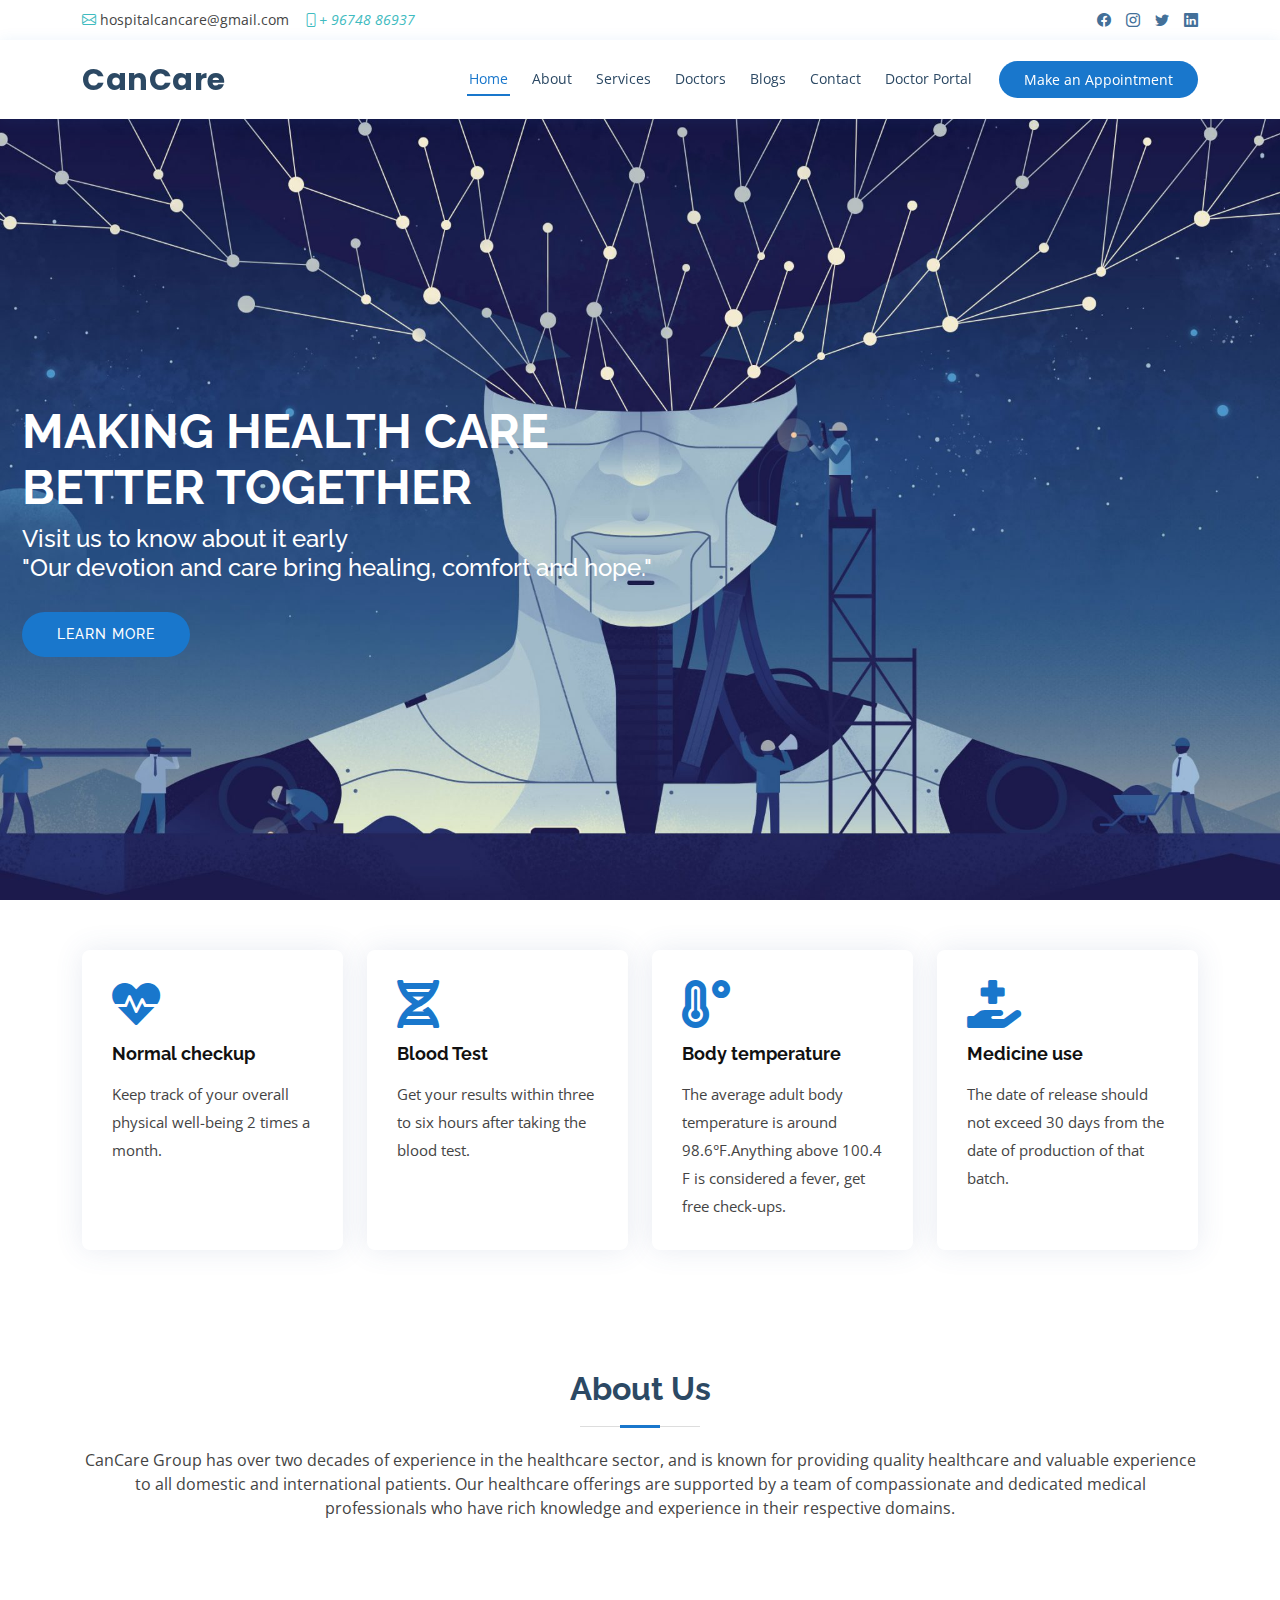
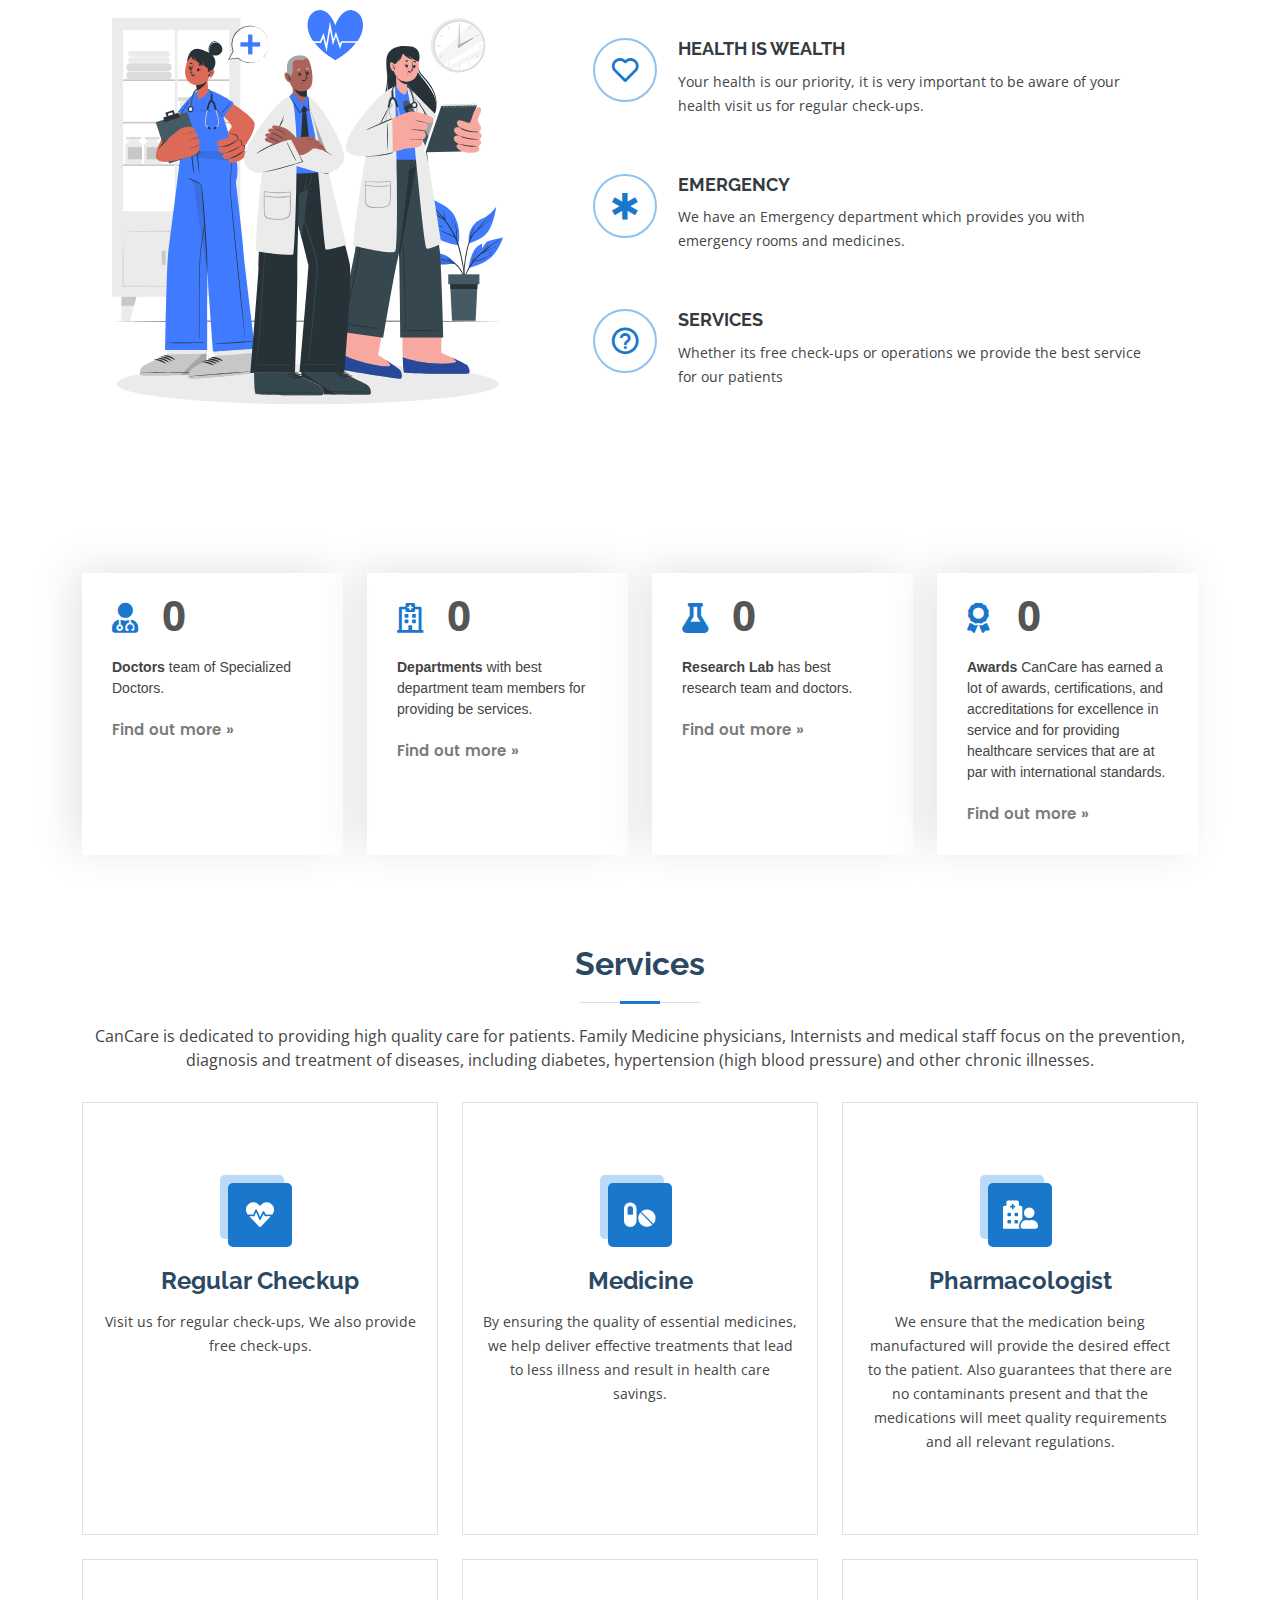
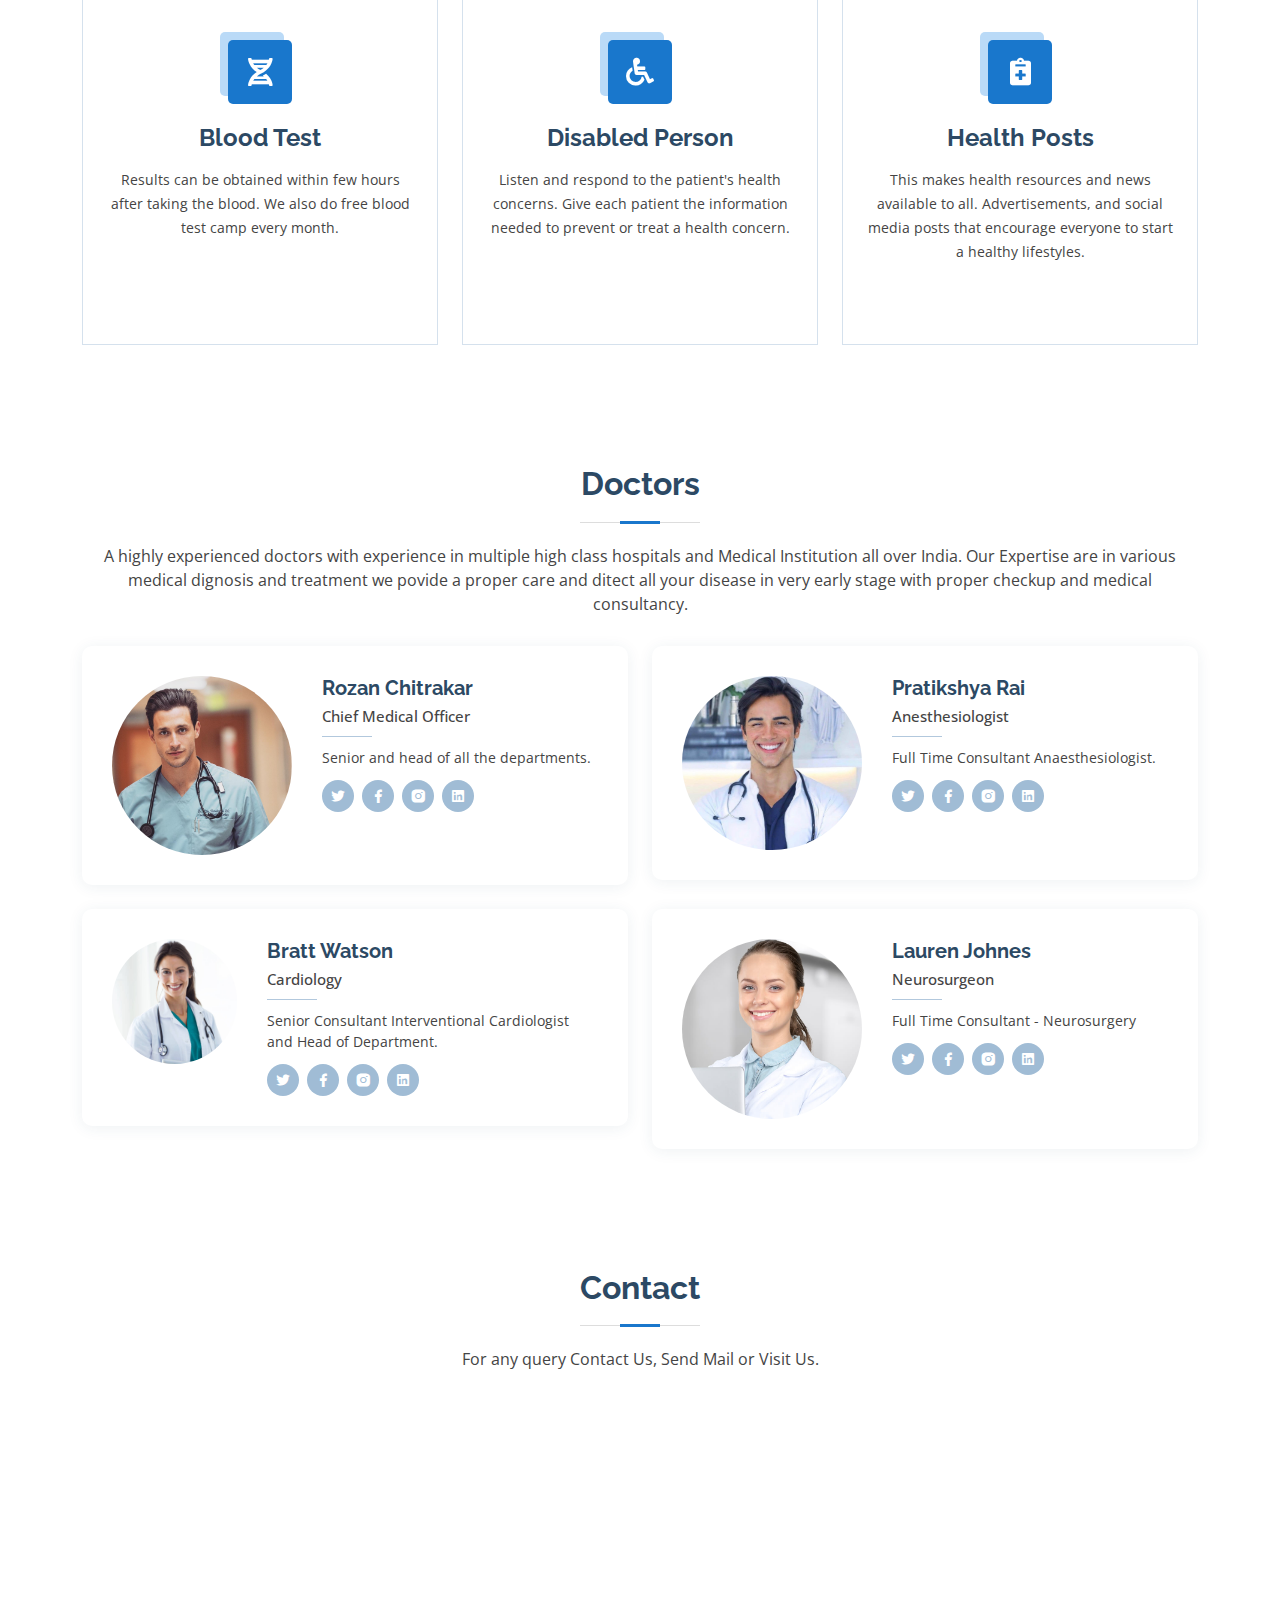
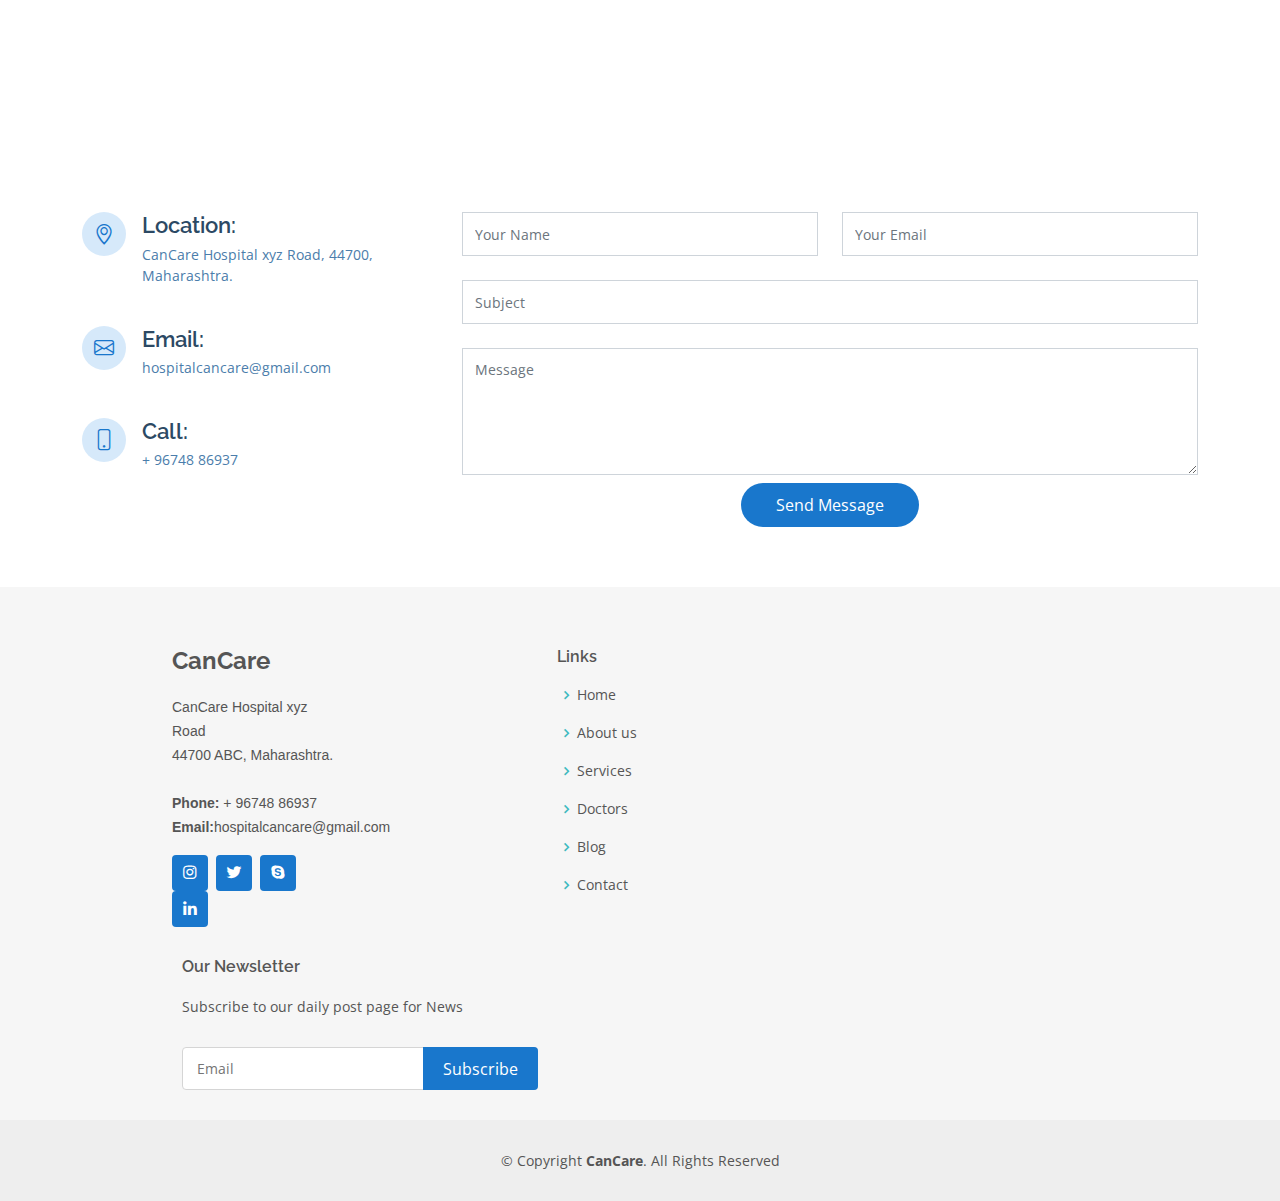
<file: index.html>
<!DOCTYPE html>
<html lang="en">
    <head>
        <meta charset="utf-8">
        <meta content="width=device-width, initial-scale=1.0" name="viewport">

        <title>CanCare</title>
        

        <!-- Google Fonts -->
        <link href="https://fonts.googleapis.com/css?family=Open+Sans:300,300i,400,400i,600,600i,700,700i|Raleway:300,300i,400,400i,500,500i,600,600i,700,700i|Poppins:300,300i,400,400i,500,500i,600,600i,700,700i" rel="stylesheet">

        <!-- Vendor CSS Files -->
        <link href="vendor/animate.css/animate.min.css" rel="stylesheet">
        <link href="vendor/bootstrap/css/bootstrap.min.css" rel="stylesheet">
        <link href="vendor/bootstrap-icons/bootstrap-icons.css" rel="stylesheet">
        <link href="vendor/boxicons/css/boxicons.min.css" rel="stylesheet">
        <link href="vendor/fontawesome-free/css/all.min.css" rel="stylesheet">
        <link href="vendor/glightbox/css/glightbox.min.css" rel="stylesheet">
        <link href="vendor/remixicon/remixicon.css" rel="stylesheet">
        <link href="vendor/swiper/swiper-bundle.min.css" rel="stylesheet">

        <!-- Template Main CSS File -->
        <link href="css/style.css" rel="stylesheet">
    </head>
    <body>

        <!--TOP BAR-->
        <div id="topbar" class="d-flex align-items-center fixed-top">
            <div class="container d-flex justify-content-between">
                <div class="contact-info d-flex align-item-center">
                    <i class="bi bi-envelope"></i><a href="mailto:contact@example.com">hospitalcancare@gmail.com</a>
                    <i class="bi bi-phone">+ 96748 86937</i>
                </div>

                <div class="d-none d-lg-flex social-links align-items-center">
                    <a href="#" class="facebook"><i class="bi bi-facebook"></i></a>
                    <a href="#" class="instagram"><i class="bi bi-instagram"></i></a>
                    <a href="#" class="twitter"><i class="bi bi-twitter"></i></a> 
                    <a href="#" class="linkedin"><i class="bi bi-linkedin"></i></i></a>

                </div>

            </div>
        </div>


        <!--HEADER-->

        <header id="header" class="fixed-top">
            <div class="container d-flex align-items-center">
                <h1 class="logo me-auto"><a href="https://hospitalcancare.github.io/CanCare/">CanCare</a></h1>
                <nav id="navbar" class="navbar order-last order-lg-0">
                    <ul>
                        <li><a class="nav-link scrollto active" href="#home">Home</a></li>
                        <li><a class="nav-link scrollto" href="#about">About</a></li>
                        <li><a class="nav-link scrollto" href="#services">Services</a></li>    
                        <li><a class="nav-link scrollto" href="#doctors">Doctors</a></li>
                        <li><a class="nav-link scrollto" href="https://hospitalcancare.github.io/CanCare/blog/blog.html">Blogs</a></li>
                        <li><a class="nav-link scrollto" href="#contact">Contact</a></li>
                        <li><a class="nav-link scrollto" href="http://localhost/Appointment/doctors/doctor_login.php">Doctor Portal</a></li>
                    </ul>
                    <i class="bi bi-list mobile-nav-toggle"></i>
                </nav><!-- .navbar -->

                <a href="http://localhost/Appointment/patients/patient_login.php" class="appointment-btn scrollto" ><span class="d-none d-md-inline">Make an</span> Appointment</a>

            </div>
        </header>
        <!-- End Header -->

        <!--HOME SECTION-->
        <!-- ======= Home Section ======= -->
        <section id="home" class="d-flex align-items-center">
            <div class="container">
                <h1>Making Health Care<br> Better Together</h1>
                <h2>Visit us to know about it early <br>"Our devotion and care bring healing, comfort and hope."</h2>
                <a href="#about" class="btn-get-started scrollto">Learn More</a>
            </div>

            
        </section>
        <!-- End Home -->

        <main id="main">

            <!-- ======= Featured Services Section ======= -->
            <section id="featured-services" class="featured-services">
                <div class="container" data-aos="fade-up">
                    <div class="row">
                        <div class="col-md-6 col-lg-3 d-flex align-items-stretch mb-5 mb-lg-0">
                            <div class="icon-box" data-aos="fade-up" data-aos-delay="100">
                                <div class="icon"><i class="fas fa-heartbeat"></i></div>
                                <h4 class="title"><a href=""> Normal checkup</a></h4>
                                <p class="description">Keep track of your overall physical well-being 2 times a month.</p>
                            </div>
                        </div>
                        <div class="col-md-6 col-lg-3 d-flex align-items-stretch mb-5 mb-lg-0">
                            <div class="icon-box" data-aos="fade-up" data-aos-delay="400">
                                <div class="icon"><i class="fas fa-dna"></i></div>
                                <h4 class="title"><a href="">Blood Test</a></h4>
                                <p class="description">Get your results within three to six hours after taking the blood test.</p>
                            </div>
                        </div>
                        <div class="col-md-6 col-lg-3 d-flex align-items-stretch mb-5 mb-lg-0">
                            <div class="icon-box" data-aos="fade-up" data-aos-delay="300">
                                <div class="icon"><i class="fas fa-temperature-high"></i></div>
                                <h4 class="title"><a href="">Body temperature</a></h4>
                                <p class="description">The average adult body temperature is around 98.6°F.Anything above 100.4 F is considered a fever, get free check-ups.</p>
                            </div>
                        </div>
                        <div class="col-md-6 col-lg-3 d-flex align-items-stretch mb-5 mb-lg-0">
                            <div class="icon-box" data-aos="fade-up" data-aos-delay="200">
                                <div class="icon"><i class="fas fa-hand-holding-medical"></i></div>
                                <h4 class="title"><a href="">Medicine use</a></h4>
                                <p class="description">The date of release should not exceed 30 days from the date of production of that batch.</p>
                            </div>
                        </div>
                    </div>
                </div>
            </section>
            <!-- End Featured Services Section -->
            <!-- ======= About Section ======= -->
            <!-- ======= About Section ======= -->
            <section id="about" class="about">
                <div class="container" data-aos="fade-up">
                    <div class="section-title">
                        <h2>About Us</h2>
                        <p>CanCare Group has over two decades of experience in the healthcare sector, 
                            and is known for providing quality healthcare and valuable experience to all domestic 
                            and international patients. Our healthcare offerings are supported by a team of compassionate 
                            and dedicated medical professionals who have rich knowledge and experience in their respective domains.
                        </p>
                        
                    </div>
                    <div class="row">
                        <div class="col-xl-5 col-lg-6 video-box d-flex justify-content-centeralign-items-stretch position-relative">
                            <script type='text/javascript'>document.addEventListener('DOMContentLoaded', function () {window.setTimeout(document.querySelector('svg').classList.add('animated'),1000);})</script>
                            <style>svg#freepik_stories-doctors:not(.animated) .animable {opacity: 0;}svg#freepik_stories-doctors.animated #freepik--background-complete--inject-2 {animation: 1.5s Infinite  linear floating;animation-delay: 0s;}svg#freepik_stories-doctors.animated #freepik--Shadow--inject-2 {animation: 1.5s Infinite  linear floating;animation-delay: 0s;}svg#freepik_stories-doctors.animated #freepik--Floor--inject-2 {animation: 1.5s Infinite  linear floating;animation-delay: 0s;}svg#freepik_stories-doctors.animated #freepik--Heart--inject-2 {animation: 1.5s Infinite  linear heartbeat;animation-delay: 0s;}svg#freepik_stories-doctors.animated #freepik--Plant--inject-2 {animation: 1.5s Infinite  linear floating;animation-delay: 0s;}svg#freepik_stories-doctors.animated #freepik--character-3--inject-2 {animation: 1.5s Infinite  linear floating;animation-delay: 0s;}svg#freepik_stories-doctors.animated #freepik--character-1--inject-2 {animation: 1.5s Infinite  linear floating;animation-delay: 0s;}svg#freepik_stories-doctors.animated #freepik--character-2--inject-2 {animation: 1.5s Infinite  linear floating;animation-delay: 0s;}svg#freepik_stories-doctors.animated #freepik--speech-bubble--inject-2 {animation: 1.5s Infinite  linear floating;animation-delay: 0s;}            @keyframes floating {                0% {                    opacity: 1;                    transform: translateY(0px);                }                50% {                    transform: translateY(-10px);                }                100% {                    opacity: 1;                    transform: translateY(0px);                }            }                    @keyframes heartbeat {                0% {                    transform: scale(1);                }                10% {                    transform: scale(1.1);                }                30% {                    transform: scale(1);                }                40% {                    transform: scale(1);                }                50% {                    transform: scale(1.1);                }                60% {                    transform: scale(1);                }                100% {                    transform: scale(1);                }            }        </style>
<svg class="animated" id="freepik_stories-doctors" xmlns="http://www.w3.org/2000/svg" viewBox="0 0 500 500" version="1.1" xmlns:xlink="http://www.w3.org/1999/xlink" xmlns:svgjs="http://svgjs.com/svgjs"><g id="freepik--background-complete--inject-2" class="animable" style="transform-origin: 245.639px 210.426px;"><rect x="33.4" y="46.81" width="142.13" height="308.92" style="fill: rgb(235, 235, 235); transform-origin: 104.465px 201.27px;" id="el3kcca64wtj6" class="animable"></rect><rect x="45.57" y="60.19" width="117.79" height="200.74" style="fill: rgb(255, 255, 255); transform-origin: 104.465px 160.56px;" id="eldhdhel8rlqm" class="animable"></rect><polygon points="53.09 382.79 43.7 382.79 43.7 355.73 60.41 355.73 53.09 382.79" style="fill: rgb(235, 235, 235); transform-origin: 52.055px 369.26px;" id="el2vfqv19k0dv" class="animable"></polygon><polygon points="60.41 355.73 57.72 365.7 43.7 365.7 43.7 355.73 60.41 355.73" style="fill: rgb(199, 199, 199); transform-origin: 52.055px 360.715px;" id="el3lpo2hu042r" class="animable"></polygon><polygon points="155.84 382.79 165.23 382.79 165.23 355.73 148.52 355.73 155.84 382.79" style="fill: rgb(235, 235, 235); transform-origin: 156.875px 369.26px;" id="elwvr1i16fax" class="animable"></polygon><polygon points="148.51 355.73 151.21 365.7 165.23 365.7 165.23 355.73 148.51 355.73" style="fill: rgb(199, 199, 199); transform-origin: 156.87px 360.715px;" id="elcw1wuqp2b1" class="animable"></polygon><path d="M163.36,283.12c-8.82.18-17.65.28-26.47.35s-17.65.08-26.47.13l.48-.48c0,4.43,0,8.87,0,13.31l-.06,13.31c-.09,8.88-.18,17.75-.41,26.63-.23-8.88-.32-17.75-.41-26.63L110,296.43c0-4.44,0-8.88,0-13.31v-.49h.48c8.82.05,17.65,0,26.47.13S154.54,282.93,163.36,283.12Z" style="fill: rgb(199, 199, 199); transform-origin: 136.68px 309.5px;" id="el9iqszkypmzl" class="animable"></path><path d="M110.42,344c8.82-.19,17.65-.29,26.47-.36s17.65-.08,26.47-.13l-.48.49c0-4.36,0-8.71,0-13.06l.06-13.06c.09-8.71.19-17.41.41-26.12.22,8.71.32,17.41.41,26.12l.06,13.06c0,4.35,0,8.7,0,13.06v.48h-.48c-8.82-.05-17.65,0-26.47-.12S119.24,344.15,110.42,344Z" style="fill: rgb(199, 199, 199); transform-origin: 137.12px 318.12px;" id="elibwh4941j5f" class="animable"></path><g id="elmmubr5dr7x"><rect x="116.35" y="304.92" width="4.01" height="15.36" style="fill: rgb(199, 199, 199); transform-origin: 118.355px 312.6px; transform: rotate(180deg);" class="animable"></rect></g><path d="M45.57,283.12c8.82-.19,17.65-.29,26.47-.36s17.65-.08,26.47-.13H99v.49c0,4.43,0,8.87,0,13.31l-.06,13.31c-.09,8.88-.18,17.75-.41,26.63-.23-8.88-.32-17.75-.41-26.63L98,296.43c0-4.44,0-8.88,0-13.31l.48.48c-8.82-.05-17.65,0-26.47-.13S54.39,283.3,45.57,283.12Z" style="fill: rgb(199, 199, 199); transform-origin: 72.285px 309.5px;" id="el59vqczhihku" class="animable"></path><path d="M98.51,344c-8.82.18-17.65.28-26.47.36s-17.65.07-26.47.12h-.48V344c0-4.36,0-8.71,0-13.06l.06-13.06c.1-8.71.19-17.41.41-26.12.22,8.71.32,17.41.41,26.12L46,330.91c0,4.35.05,8.7,0,13.06l-.49-.49c8.82,0,17.65,0,26.47.13S89.69,343.78,98.51,344Z" style="fill: rgb(199, 199, 199); transform-origin: 71.8px 318.12px;" id="elxlt63j1wi6" class="animable"></path><rect x="88.57" y="304.92" width="4.01" height="15.36" style="fill: rgb(199, 199, 199); transform-origin: 90.575px 312.6px;" id="elmievorsrl7" class="animable"></rect><rect x="45.57" y="114.72" width="117.79" height="1.83" style="fill: rgb(199, 199, 199); transform-origin: 104.465px 115.635px;" id="elxzxstd06amj" class="animable"></rect><rect x="45.57" y="161.78" width="117.79" height="1.83" style="fill: rgb(199, 199, 199); transform-origin: 104.465px 162.695px;" id="elzv764acp86f" class="animable"></rect><rect x="45.57" y="208.84" width="117.79" height="1.83" style="fill: rgb(199, 199, 199); transform-origin: 104.465px 209.755px;" id="el2gz02su2p76" class="animable"></rect><rect x="103.11" y="60.19" width="2.71" height="200.74" style="fill: rgb(235, 235, 235); transform-origin: 104.465px 160.56px;" id="el05vk6dw80t1x" class="animable"></rect><g id="elq5i3r4v8lss"><rect x="108.44" y="138.55" width="13.96" height="23.23" style="fill: rgb(235, 235, 235); transform-origin: 115.42px 150.165px; transform: rotate(180deg);" class="animable"></rect></g><g id="el3yomhsh39n9"><rect x="106.53" y="134.6" width="17.78" height="3.95" style="fill: rgb(219, 219, 219); transform-origin: 115.42px 136.575px; transform: rotate(180deg);" class="animable"></rect></g><g id="el80tswrx89uc"><rect x="110.23" y="143.66" width="10.37" height="14.33" style="fill: rgb(199, 199, 199); transform-origin: 115.415px 150.825px; transform: rotate(180deg);" class="animable"></rect></g><g id="el4szjgrraekh"><rect x="127.25" y="138.55" width="13.96" height="23.23" style="fill: rgb(235, 235, 235); transform-origin: 134.23px 150.165px; transform: rotate(180deg);" class="animable"></rect></g><g id="elxrv3g2be7hq"><rect x="125.34" y="134.6" width="17.78" height="3.95" style="fill: rgb(219, 219, 219); transform-origin: 134.23px 136.575px; transform: rotate(180deg);" class="animable"></rect></g><g id="el7i74xqmvx4c"><rect x="129.04" y="143.66" width="10.37" height="14.33" style="fill: rgb(199, 199, 199); transform-origin: 134.225px 150.825px; transform: rotate(180deg);" class="animable"></rect></g><g id="elxw9q57d4xv"><rect x="146.06" y="138.55" width="13.96" height="23.23" style="fill: rgb(235, 235, 235); transform-origin: 153.04px 150.165px; transform: rotate(180deg);" class="animable"></rect></g><g id="elyun9lbojrm"><rect x="144.15" y="134.6" width="17.78" height="3.95" style="fill: rgb(219, 219, 219); transform-origin: 153.04px 136.575px; transform: rotate(180deg);" class="animable"></rect></g><g id="elrcmnm43cp5d"><rect x="147.85" y="143.66" width="10.37" height="14.33" style="fill: rgb(199, 199, 199); transform-origin: 153.035px 150.825px; transform: rotate(180deg);" class="animable"></rect></g><g id="elgcz164patm"><path d="M48,183.76H66.5a0,0,0,0,1,0,0v19.77a5.31,5.31,0,0,1-5.31,5.31H53.31A5.31,5.31,0,0,1,48,203.54V183.76A0,0,0,0,1,48,183.76Z" style="fill: rgb(235, 235, 235); transform-origin: 57.25px 196.3px; transform: rotate(180deg);" class="animable"></path></g><g id="elcnhcs0vctkg"><rect x="51.89" y="181.28" width="10.72" height="2.56" style="fill: rgb(235, 235, 235); transform-origin: 57.25px 182.56px; transform: rotate(180deg);" class="animable"></rect></g><g id="el6m4lha64k3"><rect x="49.16" y="178.55" width="16.18" height="2.73" style="fill: rgb(219, 219, 219); transform-origin: 57.25px 179.915px; transform: rotate(180deg);" class="animable"></rect></g><g id="elts55ply64n"><rect x="50.97" y="189.84" width="15.53" height="13.54" style="fill: rgb(199, 199, 199); transform-origin: 58.735px 196.61px; transform: rotate(180deg);" class="animable"></rect></g><g id="elqwm0p7518w"><path d="M68.68,183.76h18.5a0,0,0,0,1,0,0v19.77a5.31,5.31,0,0,1-5.31,5.31H74a5.31,5.31,0,0,1-5.31-5.31V183.76A0,0,0,0,1,68.68,183.76Z" style="fill: rgb(235, 235, 235); transform-origin: 77.93px 196.3px; transform: rotate(180deg);" class="animable"></path></g><g id="ell1lytcasuj"><rect x="72.57" y="181.28" width="10.72" height="2.56" style="fill: rgb(235, 235, 235); transform-origin: 77.93px 182.56px; transform: rotate(180deg);" class="animable"></rect></g><g id="elvo0xrmv7l3"><rect x="69.84" y="178.55" width="16.18" height="2.73" style="fill: rgb(219, 219, 219); transform-origin: 77.93px 179.915px; transform: rotate(180deg);" class="animable"></rect></g><g id="elrqkad8a2oec"><rect x="71.65" y="189.84" width="15.53" height="13.54" style="fill: rgb(199, 199, 199); transform-origin: 79.415px 196.61px; transform: rotate(180deg);" class="animable"></rect></g><g id="el45hqmpuqwc5"><rect x="107.64" y="230.95" width="23.18" height="29.99" style="fill: rgb(235, 235, 235); transform-origin: 119.23px 245.945px; transform: rotate(180deg);" class="animable"></rect></g><polygon points="107.64 230.95 130.82 230.95 126.37 224.84 112.08 224.84 107.64 230.95" style="fill: rgb(235, 235, 235); transform-origin: 119.23px 227.895px;" id="elj49poh4clhi" class="animable"></polygon><g id="el9db7mkq5pse"><rect x="109.44" y="218.89" width="19.58" height="5.95" style="fill: rgb(199, 199, 199); transform-origin: 119.23px 221.865px; transform: rotate(180deg);" class="animable"></rect></g><g id="el0nokd9whm2kk"><rect x="110.95" y="237.62" width="19.87" height="13.48" style="fill: rgb(219, 219, 219); transform-origin: 120.885px 244.36px; transform: rotate(180deg);" class="animable"></rect></g><g id="elvu5q3nqgjm"><rect x="132.56" y="230.95" width="23.18" height="29.99" style="fill: rgb(235, 235, 235); transform-origin: 144.15px 245.945px; transform: rotate(180deg);" class="animable"></rect></g><polygon points="132.56 230.95 155.74 230.95 151.29 224.84 137 224.84 132.56 230.95" style="fill: rgb(235, 235, 235); transform-origin: 144.15px 227.895px;" id="el78c6b6m8w63" class="animable"></polygon><g id="elkineyg9pnxl"><rect x="134.36" y="218.89" width="19.58" height="5.95" style="fill: rgb(199, 199, 199); transform-origin: 144.15px 221.865px; transform: rotate(180deg);" class="animable"></rect></g><g id="elftr5sgcnrum"><rect x="135.87" y="237.62" width="19.87" height="13.48" style="fill: rgb(219, 219, 219); transform-origin: 145.805px 244.36px; transform: rotate(180deg);" class="animable"></rect></g><path d="M95,114.72H53.49a4.33,4.33,0,0,1-4.33-4.33h0a4.33,4.33,0,0,1,4.33-4.32H95a4.33,4.33,0,0,1,4.33,4.32h0A4.33,4.33,0,0,1,95,114.72Z" style="fill: rgb(219, 219, 219); transform-origin: 74.245px 110.395px;" id="el726u4dqshg" class="animable"></path><path d="M95,105.5H53.49a4.32,4.32,0,0,1-4.33-4.32h0a4.33,4.33,0,0,1,4.33-4.33H95a4.33,4.33,0,0,1,4.33,4.33h0A4.32,4.32,0,0,1,95,105.5Z" style="fill: rgb(219, 219, 219); transform-origin: 74.245px 101.175px;" id="elqy7brs8fols" class="animable"></path><path d="M94.31,96.29H54.21a3.1,3.1,0,0,1-3.11-3.1h0a3.11,3.11,0,0,1,3.11-3.11h40.1a3.11,3.11,0,0,1,3.11,3.11h0A3.1,3.1,0,0,1,94.31,96.29Z" style="fill: rgb(235, 235, 235); transform-origin: 74.26px 93.185px;" id="elj7hidais4l" class="animable"></path><path d="M94.31,89.53H54.21a3.11,3.11,0,0,1-3.11-3.11h0a3.1,3.1,0,0,1,3.11-3.1h40.1a3.1,3.1,0,0,1,3.11,3.1h0A3.11,3.11,0,0,1,94.31,89.53Z" style="fill: rgb(235, 235, 235); transform-origin: 74.26px 86.425px;" id="el8vhrthxa49p" class="animable"></path><g id="el6l08cx3co04"><circle cx="416.83" cy="77.06" r="30.25" style="fill: rgb(235, 235, 235); transform-origin: 416.83px 77.06px; transform: rotate(-72.41deg);" class="animable"></circle></g><g id="elzr5ov1ztwa"><circle cx="418.21" cy="77.73" r="28.86" style="fill: rgb(219, 219, 219); transform-origin: 418.21px 77.73px; transform: rotate(-31.39deg);" class="animable"></circle></g><g id="elq0f7vkylth"><circle cx="418.21" cy="77.73" r="27.04" style="fill: rgb(255, 255, 255); transform-origin: 418.21px 77.73px; transform: rotate(-31.41deg);" class="animable"></circle></g><g id="el0klzs2grshka"><path d="M444.64,72c-12.31,7.46-32.55,19.7-43.86,26.41a27.08,27.08,0,0,1-7.39-9.94L430.8,53.79A27.07,27.07,0,0,1,444.64,72Z" style="fill: rgb(235, 235, 235); opacity: 0.5; transform-origin: 419.015px 76.1px;" class="animable"></path></g><g id="elrbzn840l3y"><path d="M445.23,78.67a26.72,26.72,0,0,1-1.78,8.79l-33.73,16a26.8,26.8,0,0,1-4.26-1.83C415.65,95.69,434.27,85,445.23,78.67Z" style="fill: rgb(235, 235, 235); opacity: 0.5; transform-origin: 425.345px 91.065px;" class="animable"></path></g><rect x="417.95" y="52.65" width="0.52" height="4.1" style="fill: rgb(199, 199, 199); transform-origin: 418.21px 54.7px;" id="elqthjz3v9bbj" class="animable"></rect><g id="ely8y1xzkus6i"><rect x="406.44" y="55.74" width="0.52" height="4.1" style="fill: rgb(199, 199, 199); transform-origin: 406.7px 57.79px; transform: rotate(-30deg);" class="animable"></rect></g><g id="elyddtnwpaw9b"><rect x="398.01" y="64.17" width="0.52" height="4.1" style="fill: rgb(199, 199, 199); transform-origin: 398.27px 66.22px; transform: rotate(-60deg);" class="animable"></rect></g><rect x="393.14" y="77.47" width="4.1" height="0.52" style="fill: rgb(199, 199, 199); transform-origin: 395.19px 77.73px;" id="eluy3ww9g6d8m" class="animable"></rect><g id="elpeop582smga"><rect x="396.22" y="88.98" width="4.1" height="0.52" style="fill: rgb(199, 199, 199); transform-origin: 398.27px 89.24px; transform: rotate(-30deg);" class="animable"></rect></g><g id="ele2xd7679b79"><rect x="404.65" y="97.41" width="4.1" height="0.52" style="fill: rgb(199, 199, 199); transform-origin: 406.7px 97.67px; transform: rotate(-60.03deg);" class="animable"></rect></g><rect x="417.95" y="98.71" width="0.52" height="4.1" style="fill: rgb(199, 199, 199); transform-origin: 418.21px 100.76px;" id="eljusnb6erzm" class="animable"></rect><g id="elwpa7o4ocdb"><rect x="429.47" y="95.62" width="0.52" height="4.1" style="fill: rgb(199, 199, 199); transform-origin: 429.73px 97.67px; transform: rotate(-30deg);" class="animable"></rect></g><g id="elgczprdjvjm"><rect x="437.9" y="87.19" width="0.52" height="4.1" style="fill: rgb(199, 199, 199); transform-origin: 438.16px 89.24px; transform: rotate(-60deg);" class="animable"></rect></g><rect x="439.19" y="77.47" width="4.1" height="0.52" style="fill: rgb(199, 199, 199); transform-origin: 441.24px 77.73px;" id="elz69jte0cvcq" class="animable"></rect><g id="elkd3o0podmn8"><rect x="436.11" y="65.96" width="4.1" height="0.52" style="fill: rgb(199, 199, 199); transform-origin: 438.16px 66.22px; transform: rotate(-30.01deg);" class="animable"></rect></g><g id="elpxknlg3icc"><rect x="427.68" y="57.53" width="4.1" height="0.52" style="fill: rgb(199, 199, 199); transform-origin: 429.73px 57.79px; transform: rotate(-60.03deg);" class="animable"></rect></g><polygon points="418.61 54.51 419.5 79.56 416.93 79.52 417.91 54.5 418.61 54.51" style="fill: rgb(199, 199, 199); transform-origin: 418.215px 67.03px;" id="eldcgssy8z07p" class="animable"></polygon><polygon points="434.21 69 417.36 79.75 416.13 77.5 433.88 68.38 434.21 69" style="fill: rgb(166, 166, 166); transform-origin: 425.17px 74.065px;" id="elo8bdci3mwa" class="animable"></polygon><path d="M419.09,77.73a.88.88,0,1,1-.88-.88A.88.88,0,0,1,419.09,77.73Z" style="fill: rgb(199, 199, 199); transform-origin: 418.21px 77.73px;" id="elfib80tgwscb" class="animable"></path></g><g id="freepik--Shadow--inject-2" class="animable" style="transform-origin: 250px 452.34px;"><ellipse cx="250" cy="452.34" rx="211.97" ry="22.61" style="fill: rgb(235, 235, 235); transform-origin: 250px 452.34px;" id="el7oevfjxk7la" class="animable"></ellipse></g><g id="freepik--Floor--inject-2" class="animable" style="transform-origin: 250px 382.795px;"><polygon points="33.4 382.79 87.55 382.55 141.7 382.46 250 382.3 358.3 382.46 412.45 382.55 466.6 382.79 412.45 383.04 358.3 383.13 250 383.29 141.7 383.13 87.55 383.04 33.4 382.79" style="fill: rgb(38, 50, 56); transform-origin: 250px 382.795px;" id="el2tt3h4vwtuh" class="animable"></polygon></g><g id="freepik--Heart--inject-2" class="animable" style="transform-origin: 280.89px 65.7024px;"><path d="M305.65,72a77.2,77.2,0,0,1-24.77,21.5A77.2,77.2,0,0,1,256.11,72c-8.72-11.54-8.29-29.61,4.19-33.51C274.1,34.19,280.88,55,280.88,55s6.88-20.9,20.59-16.44C313.9,42.56,314.37,60.49,305.65,72Z" style="fill: rgb(64, 123, 255); transform-origin: 280.874px 65.7024px;" id="elrn5d7tspsyp" class="animable"></path><polygon points="271.15 84.41 267.38 68.75 264.93 74.27 249.74 74.27 249.74 72.5 263.78 72.5 267.89 63.27 270.82 75.48 274.96 50.18 278.62 70.2 281.52 61.84 286.08 75.52 287.09 72.5 312.04 72.5 312.04 74.26 288.36 74.26 286.08 81.1 281.49 67.33 278.1 77.13 275.06 60.53 271.15 84.41" style="fill: rgb(255, 255, 255); transform-origin: 280.89px 67.295px;" id="ela7d3pdx9d3e" class="animable"></polygon></g><g id="freepik--Plant--inject-2" class="animable" style="transform-origin: 420.925px 313.05px;"><path d="M428.66,323.93s15.9-3.6,24.61-11.63,13.58-22.4,13.58-22.4A136.21,136.21,0,0,0,449,294.58a30.13,30.13,0,0,0-5.39,7.62,36.06,36.06,0,0,1,0-5.45,24.21,24.21,0,0,0-5.66,3.44C430.7,306.51,428.66,323.93,428.66,323.93Z" style="fill: rgb(64, 123, 255); transform-origin: 447.755px 306.915px;" id="elursgr90ljud" class="animable"></path><path d="M456.92,296.89c2.17-1.5,4.37-2.95,6.53-4.46.13-.09,0-.3-.13-.21-4.1,2.44-8.13,5.06-12,7.79q-2,1.44-4,3c.09-.16.18-.32.28-.48.47-.79,1-1.58,1.48-2.36a33.61,33.61,0,0,1,3.37-4.5c.05-.05,0-.13-.08-.08-1.23,1.43-2.47,2.84-3.6,4.36-.54.72-1,1.46-1.51,2.22-.25.4-.48.8-.71,1.2l-.24.41c-2.06,1.62-4.06,3.3-6,5.08-1.18,1.1-2.31,2.24-3.41,3.41.61-1.92,1.15-3.87,1.86-5.76,0-.07-.08-.09-.1,0-.69,2-1.45,4-2,6-1.21,1.31-2.38,2.67-3.47,4.09,0-.08,0-.17.05-.26.18-.75.37-1.49.57-2.24.39-1.44.81-2.86,1.29-4.27a25,25,0,0,1,4.27-8.07c0-.05,0-.12-.07-.07a30.87,30.87,0,0,0-6.09,12.71c-.17.68-.33,1.36-.49,2-.08.36-.17.73-.23,1.1-.48.64-1,1.3-1.41,2a68.83,68.83,0,0,0-6.72,13.19,154.45,154.45,0,0,0-5.1,15.88.09.09,0,0,0,.17,0c3.1-9.3,6.28-18.73,11.6-27a62.33,62.33,0,0,1,3.63-5.07,30.47,30.47,0,0,0,7.73-1.54,34.84,34.84,0,0,0,7.75-3.74c1.39-.91,2.67-2,4-3a.06.06,0,1,0-.07-.09,31.85,31.85,0,0,1-7.29,4.41,39.6,39.6,0,0,1-8,2.69c-1.17.26-2.36.45-3.55.61a69.86,69.86,0,0,1,4.69-5.2c.53-.53,1.09-1,1.64-1.56a38.06,38.06,0,0,1,5.88-3.37c2.6-1.25,5.16-2.59,7.74-3.9,1.46-.74,2.9-1.5,4.37-2.21.06,0,0-.12-.06-.09-2.61,1.26-5.27,2.44-7.9,3.65-2.48,1.13-5,2.27-7.38,3.61l-.3.18q3.24-2.81,6.66-5.38C452.61,300,454.75,298.39,456.92,296.89Z" style="fill: rgb(38, 50, 56); transform-origin: 441.382px 320.414px;" id="eltslhhvh2qc" class="animable"></path><path d="M456,305.08c-1.3.57-2.61,1.07-3.89,1.67a42.47,42.47,0,0,0-3.81,2.07c-.06,0,0,.11.05.08,1.27-.6,2.55-1.17,3.8-1.8s2.56-1.34,3.88-1.92C456.11,305.16,456.08,305.05,456,305.08Z" style="fill: rgb(38, 50, 56); transform-origin: 452.176px 306.99px;" id="eldv2fl2keqvi" class="animable"></path><path d="M377,243.84a22.73,22.73,0,0,1,4.75,13.2c.05,1.42-.17,3.41-.34,5.74a37.82,37.82,0,0,1,10.38,8.87,18.84,18.84,0,0,0-10.49-2.51,32.19,32.19,0,0,0,.61,4.75,17.83,17.83,0,0,1,6.74,1.33,15,15,0,0,0-6.08,1.21c2.84,9,11.26,18.27,34.51,22.21A48.78,48.78,0,0,0,413,265.91C406,252.2,377,243.84,377,243.84Z" style="fill: rgb(64, 123, 255); transform-origin: 397.632px 271.24px;" id="el3r8bt0db2s" class="animable"></path><path d="M425.16,337.2c-.4-3.85-.91-7.69-1.5-11.51A232.11,232.11,0,0,0,419,302.92a92.23,92.23,0,0,0-3.36-10.37,16.55,16.55,0,0,0,.09-1.86c0-.75,0-1.49,0-2.24,0-1.49-.09-3-.22-4.46a53.74,53.74,0,0,0-1.42-8.72c-.43-1.65-.92-3.28-1.41-4.92a.05.05,0,1,0-.1,0,64,64,0,0,1,1.71,8.7,79.73,79.73,0,0,1,.78,8.73c0,.8.05,1.6.05,2.4,0,.34,0,.68,0,1a73.69,73.69,0,0,0-3.92-8.11,97.5,97.5,0,0,0-8-11.9,4.7,4.7,0,0,0-.19-1.3l-.33-1.56c-.24-1.06-.51-2.12-.8-3.17-.58-2.11-1.34-4.14-2-6.22a.05.05,0,1,0-.1,0c.61,2.06,1,4.19,1.49,6.29.24,1,.46,2.07.69,3.11.11.52.23,1,.33,1.56a.5.5,0,0,1,0,.12c-.94-1.19-1.89-2.36-2.88-3.51-4.44-5.21-9.31-10-14.21-14.78-.6-.59-1.22-1.16-1.83-1.74-.05-.05-.12,0-.07.08C388,255,392.6,260,397,265.13q1.56,1.85,3.06,3.73l-1.58-1.05c-1.36-.88-2.73-1.74-4.14-2.53s-2.83-1.57-4.28-2.29-3.09-1.34-4.52-2.17c-.07,0-.12.06-.06.09a34.49,34.49,0,0,1,4.25,2.35c1.41.84,2.83,1.69,4.22,2.57s2.74,1.72,4.09,2.6c1.13.74,2.25,1.54,3.42,2.22a110.09,110.09,0,0,1,7.45,10.84,78.31,78.31,0,0,1,3.85,7.3l-.83-.36-2.13-.94c-1.37-.61-2.74-1.2-4.12-1.8-2.6-1.13-5.25-2.18-7.81-3.42a34.62,34.62,0,0,1-4.17-2.32c-.06,0-.11.06-.06.1,4.77,3.28,10.12,5.6,15.39,7.93l2.29,1c.63.28,1.26.59,1.91.83a82.54,82.54,0,0,1,3.93,10.78,218.77,218.77,0,0,1,5.06,22.49c1.33,7.6,2.23,15.24,2.93,22.92.09,1,.18,1.92.29,2.87a.3.3,0,0,0,.6,0C426,345,425.57,341.08,425.16,337.2Z" style="fill: rgb(38, 50, 56); transform-origin: 404.661px 299.56px;" id="elh5wkery31t8" class="animable"></path><path d="M411,273c-.42-2.36-1.05-4.67-1.69-7,0-.06-.12,0-.1,0,.59,2.28,1,4.59,1.43,6.9s.82,4.71,1.16,7.08c0,0,.06,0,.06,0A61.26,61.26,0,0,0,411,273Z" style="fill: rgb(38, 50, 56); transform-origin: 410.534px 272.977px;" id="elm8x0ismn8o9" class="animable"></path><path d="M401,279.39a41.63,41.63,0,0,0-5.05-2.84c-.85-.44-1.71-.86-2.57-1.27s-1.8-.79-2.68-1.23a.06.06,0,0,0-.05.1c.85.42,1.65.94,2.49,1.39l2.58,1.42c1.7.91,3.37,1.92,5.16,2.66A.13.13,0,0,0,401,279.39Z" style="fill: rgb(38, 50, 56); transform-origin: 395.849px 276.84px;" id="eltkmk8jzr37k" class="animable"></path><g id="elhlg2rjzkd9c"><path d="M429,296.4s14.71-3.51,21.46-13.38c6.45-9.42,8.53-25.48,8.7-26.89-.27,1.29-3.3,15.33-13.31,21.87C438.13,283,430.72,287.13,429,296.4Z" style="fill: rgb(38, 50, 56); opacity: 0.1; transform-origin: 444.08px 276.265px;" class="animable"></path></g><path d="M442.53,271a18.82,18.82,0,0,0-5.43,8.93s0,.05,0,0a21.87,21.87,0,0,1,5.45-8.87C442.65,271,442.58,270.94,442.53,271Z" style="fill: rgb(38, 50, 56); transform-origin: 439.85px 275.464px;" id="elsbbs24xn4ye" class="animable"></path><path d="M429,296.4s14.71-3.51,21.46-13.38c6.45-9.42,8.53-25.48,8.7-26.89a.65.65,0,0,1,0-.1s-7.06,10-14.47,12.58S426.83,280,429,296.4Z" style="fill: rgb(64, 123, 255); transform-origin: 443.935px 276.215px;" id="eleczxviq5yh" class="animable"></path><path d="M456.52,261.56a58.66,58.66,0,0,1-4.55,7.77,31.06,31.06,0,0,1-6.05,6.23c-2,1.58-4.11,3-6.13,4.58l0-.08c.38-.56.78-1.11,1.2-1.64.84-1.08,1.76-2.09,2.69-3.1,1.83-2,3.69-3.93,5.33-6.07a22.29,22.29,0,0,0,2.36-3.8c0-.06-.07-.1-.1,0-2.39,5-7.15,8.15-10.55,12.35a22.1,22.1,0,0,0-1.36,1.86,7.36,7.36,0,0,0-.85,1.5,30,30,0,0,0-5,5.07,19.6,19.6,0,0,1,.59-2.86,14.43,14.43,0,0,1,1.55-3.72.05.05,0,1,0-.09-.06,18,18,0,0,0-1.71,3.7,12.84,12.84,0,0,0-.54,3.18h0a27.87,27.87,0,0,0-2,3.08l.18-.94c.29-1.46.62-2.92,1-4.37a26.35,26.35,0,0,1,3.53-8.29c0-.05-.05-.11-.09-.05a31.6,31.6,0,0,0-3.92,8.1c-.46,1.44-.84,2.91-1.17,4.39-.16.73-.31,1.45-.45,2.18-.07.38-.15.76-.21,1.15a52.79,52.79,0,0,0-3.39,10,146,146,0,0,0-3.14,18.59,155.17,155.17,0,0,0-1,19.75c0,.83.06,1.65.11,2.48,0,.21.33.24.34,0,.14-3.26.23-6.53.42-9.79s.48-6.52.83-9.77a172.32,172.32,0,0,1,3.06-19c1.19-5.37,2.74-10.79,5.68-15.5a29.13,29.13,0,0,1,5.3-6.31c2.07-1.85,4.32-3.47,6.49-5.18a35.15,35.15,0,0,0,6-5.73,46.5,46.5,0,0,0,4.68-7.59c.34-.67.7-1.33,1.05-2C456.64,261.56,456.55,261.5,456.52,261.56Z" style="fill: rgb(38, 50, 56); transform-origin: 439.626px 302.123px;" id="elvn3db1di2n" class="animable"></path><path d="M454,263.71a49.83,49.83,0,0,1-3.27,5.73c0,.05,0,.09.06.05a39.93,39.93,0,0,0,3.31-5.74C454.11,263.69,454,263.65,454,263.71Z" style="fill: rgb(38, 50, 56); transform-origin: 452.415px 266.593px;" id="elntubroh53re" class="animable"></path><path d="M375,289.9s-.23,20.9,12.27,26.93,19.19,1,27.68,3h0c-.33-.5-6.39-9.21-16-11.61C389,305.77,378,298.61,375,289.9Z" style="fill: rgb(64, 123, 255); transform-origin: 394.975px 304.908px;" id="eln40jrj7p4a" class="animable"></path><g id="elbop3thbfkfb"><path d="M375,289.9s-.23,20.9,12.27,26.93,19.19,1,27.68,3h0a47.34,47.34,0,0,0-14.21-4.19C392.83,314.71,377.78,309.57,375,289.9Z" style="opacity: 0.1; transform-origin: 394.975px 304.908px;" class="animable"></path></g><path d="M415.76,320.23a20.9,20.9,0,0,0-5-3.36c-.27-.13-.55-.24-.82-.35a4.81,4.81,0,0,0-.42-.48,15.61,15.61,0,0,0-1.18-1.12,17.2,17.2,0,0,0-2.51-1.81c-2.07-1.22-4.34-2.07-6.46-3.2-.06,0-.11.06,0,.09,1,.54,2.06,1.14,3.08,1.74s2,1.13,3,1.75a23.37,23.37,0,0,1,2.47,1.85c.22.2.43.41.64.62a32.38,32.38,0,0,0-4.22-1.12c-2.29-.47-4.6-.79-6.89-1.28a31.08,31.08,0,0,1-3.31-.9c-1-.83-2.07-1.66-3.06-2.57a25.55,25.55,0,0,1-3.23-3.58c0-.05-.13,0-.09.06a38.1,38.1,0,0,0,5.12,5.65c-.53-.2-1.07-.42-1.59-.66a25.72,25.72,0,0,1-10.65-8.86.05.05,0,1,0-.09.06,29.26,29.26,0,0,0,8.61,8.27,26.27,26.27,0,0,0,5.44,2.57,49.31,49.31,0,0,0,6.77,1.6,48.3,48.3,0,0,1,6.62,1.58,20.06,20.06,0,0,1,5.55,2.92A25.93,25.93,0,0,1,421,329a46.47,46.47,0,0,1,4.13,15.28c0,.22.37.22.35,0C424.88,335.47,422.53,326.33,415.76,320.23Z" style="fill: rgb(38, 50, 56); transform-origin: 403.011px 323.56px;" id="el9ewfx8r1jn" class="animable"></path><path d="M401.25,313.42a7.11,7.11,0,0,0-2.57-2.33,9.44,9.44,0,0,1-3.05-2.53.05.05,0,1,0-.09.06,10.19,10.19,0,0,0,2.7,2.41,9.61,9.61,0,0,1,2.94,2.43C401.21,313.51,401.29,313.47,401.25,313.42Z" style="fill: rgb(38, 50, 56); transform-origin: 398.396px 311.009px;" id="elp3928ifeiwp" class="animable"></path><polygon points="407.88 335.66 408.45 347.15 410.2 382.26 436.41 382.26 438.15 347.15 438.72 335.66 407.88 335.66" style="fill: rgb(69, 90, 100); transform-origin: 423.3px 358.96px;" id="el8lkfnx8yyh" class="animable"></polygon><polygon points="407.88 335.66 408.45 347.15 438.15 347.15 438.72 335.66 407.88 335.66" style="fill: rgb(38, 50, 56); transform-origin: 423.3px 341.405px;" id="elnbxylop8xc" class="animable"></polygon><g id="elsm4hfebr74i"><rect x="406.05" y="330.86" width="34.51" height="10.96" style="fill: rgb(69, 90, 100); transform-origin: 423.305px 336.34px; transform: rotate(180deg);" class="animable"></rect></g></g><g id="freepik--character-3--inject-2" class="animable" style="transform-origin: 362.3px 262.118px;"><path d="M428.66,440.74c-2.33.77-68.86.58-71.4-1-.95-.6-1.49-10.3-1.81-22-.07-2.53-.16-43.36-.16-43.36H398.6l-.26,43.36s25.44,11.48,28,13.54S431,440,428.66,440.74Z" style="fill: rgb(247, 169, 160); transform-origin: 392.482px 407.779px;" id="elfhdqjh0wq9g" class="animable"></path><path d="M355.61,422.82c.33,9.31.84,16.38,1.66,16.9,2.52,1.6,69.05,1.79,71.39,1s.28-7.46-2.29-9.51c-1.43-1.14-9.76-5.12-17-8.47,2.52,1.56,5.73,3.78,5.44,5.1C414.29,430.44,381.16,432.12,355.61,422.82Z" style="fill: rgb(64, 123, 255); transform-origin: 392.647px 431.956px;" id="elinr7r1kvs2" class="animable"></path><g id="elt409bxdnj9"><path d="M355.61,422.82c.33,9.31.84,16.38,1.66,16.9,2.52,1.6,69.05,1.79,71.39,1s.28-7.46-2.29-9.51c-1.43-1.14-9.76-5.12-17-8.47,2.52,1.56,5.73,3.78,5.44,5.1C414.29,430.44,381.16,432.12,355.61,422.82Z" style="opacity: 0.4; transform-origin: 392.647px 431.956px;" class="animable"></path></g><path d="M339.38,189.76s11.71,115.77,12,117.23c0,.2.12,2.43.23,6.06C352.23,333,353,401,353,401H400.7s-2.27-79.44-4.06-96.61c-2.28-21.91-16.74-114.59-16.74-114.59Z" style="fill: rgb(55, 71, 79); transform-origin: 370.04px 295.38px;" id="el25sayf8ga05" class="animable"></path><path d="M357.06,311.07q-2.21-37.62-6.64-75.07c-1.68-14.07-3.7-28.08-5.7-42.11,0-.12-.21-.11-.2,0,3.7,24.95,6.32,50.11,8.57,75.23.8,8.88,2.31,24.17,3.11,42,1.47,32.55,2.09,71.48,2.39,80.7a.27.27,0,0,0,.53,0C358.44,366.37,358.55,336.47,357.06,311.07Z" style="fill: rgb(38, 50, 56); transform-origin: 351.82px 292.921px;" id="elpm0g82w3kri" class="animable"></path><path d="M397.42,393c-21.76-.68-40.6-.2-42.22-.07-1.35.1-.6.25.07.29,18.48,1.1,41.43.06,42.16,0A.1.1,0,1,0,397.42,393Z" style="fill: rgb(38, 50, 56); transform-origin: 375.992px 393.183px;" id="elhirmkcjyr3" class="animable"></path><path d="M339.38,189.76s11.71,115.77,12,117.23c0,.2.12,2.43.23,6.06l22.51-123.29Z" style="fill: rgb(38, 50, 56); transform-origin: 356.75px 251.405px;" id="eloyc3mbp1g7" class="animable"></path><path d="M353.19,446.51c-2.41.42-69.47-9.91-71.74-11.87-.86-.74,11.06-64.23,11.06-64.23l43.76,6.46-8,43.45s21.85,14,24.1,16.43S355.6,446.09,353.19,446.51Z" style="fill: rgb(247, 169, 160); transform-origin: 317.998px 408.466px;" id="elwlmod02h0z" class="animable"></path><path d="M281.45,434.63c2.27,2,69.33,12.3,71.75,11.88s1.37-7.35-.88-9.76c-1.31-1.4-9.16-6.67-15.55-10.88,2.27,2,5.46,5,4.93,6.3-1,2.46-34.05-1.45-57.69-14.94C282.33,427,281.16,434.39,281.45,434.63Z" style="fill: rgb(64, 123, 255); transform-origin: 317.995px 431.876px;" id="el17423c26aa8" class="animable"></path><g id="el2j3ell23d9d"><path d="M281.45,434.63c2.27,2,69.33,12.3,71.75,11.88s1.37-7.35-.88-9.76c-1.31-1.4-9.16-6.67-15.55-10.88,2.27,2,5.46,5,4.93,6.3-1,2.46-34.05-1.45-57.69-14.94C282.33,427,281.16,434.39,281.45,434.63Z" style="opacity: 0.4; transform-origin: 317.995px 431.876px;" class="animable"></path></g><path d="M379.9,189.76s-1.42,11.78-8.18,20.28c-1.62,2-6.59,3.93-9.16,5.81,0,0-9.61,88.26-12.53,98.27-3.25,11.1-15.94,87-15.94,87l-49.22-6.79s14.32-71.25,17.87-89.71c.8-4.12,11.48-81.81,11.24-83.61-2.87-21.39,7.54-31.29,7.54-31.29Z" style="fill: rgb(55, 71, 79); transform-origin: 332.385px 295.42px;" id="elwwxma3yvmje" class="animable"></path><path d="M342.29,190.6a21.12,21.12,0,0,1-5.94,10.57,19.27,19.27,0,0,1-10.81,5.46c-.64.07-.56.51.12.5,7.79,0,15.72-6.35,16.95-16.47A.16.16,0,1,0,342.29,190.6Z" style="fill: rgb(38, 50, 56); transform-origin: 333.858px 198.798px;" id="el2p0mzu6391o" class="animable"></path><path d="M372.65,209.69a42.51,42.51,0,0,0-8,4.27c-2.67,1.65-5.14,3.59-7.72,5.38-.1.06,0,.23.09.16,2.71-1.56,5.53-2.91,8.2-4.51a51.84,51.84,0,0,0,7.59-5.09C372.85,209.82,372.76,209.65,372.65,209.69Z" style="fill: rgb(38, 50, 56); transform-origin: 364.854px 214.6px;" id="elikxnaqrpksb" class="animable"></path><path d="M373.74,193.45c-.42,1.79-.93,3.55-1.4,5.32s-.79,3.36-1.31,5a8.53,8.53,0,0,1-2.54,4.12c-.69.58-1.44,1.09-2.17,1.62-.39.28-.81.56-1.22.84.06-.23.12-.47.17-.71.15-.68.3-1.36.44-2,.33-1.5.64-3,.94-4.51.59-3,1.15-6,1.91-8.89a.1.1,0,0,0-.19-.06c-.87,2.9-1.83,5.76-2.61,8.68-.38,1.44-1.84,8.53-1.91,9s-.15,1-.19,1.56a6.72,6.72,0,0,0-.08,1.61.14.14,0,0,0,.25,0h0a6,6,0,0,0,.53-1.54c.15-.5.29-1,.41-1.53,0-.18.08-.37.11-.56.72-.4,1.41-.94,2.09-1.38s1.48-.95,2.17-1.49a8,8,0,0,0,2.75-3.89,28.57,28.57,0,0,0,1.08-5.1c.32-2,.58-4.06,1-6.07C374,193.39,373.77,193.33,373.74,193.45Z" style="fill: rgb(38, 50, 56); transform-origin: 368.768px 204.245px;" id="el7d921x9vt9a" class="animable"></path><path d="M331.8,391.45c-21.45-3.71-40.17-5.86-41.8-6-1.35-.08-.63.16,0,.3,18.15,3.66,41,5.83,41.75,5.85A.1.1,0,0,0,331.8,391.45Z" style="fill: rgb(38, 50, 56); transform-origin: 310.526px 388.517px;" id="elby98p3i2hc7" class="animable"></path><path d="M299.72,342.7c2.82-12.35,5.37-24.73,7.46-37.22s3.77-24.93,5.37-37.43,3.23-25.22,4.85-37.83c.39-3.06,1-6.21.89-9.31s-1.18-5.93-1.47-8.94a40.35,40.35,0,0,1,2.47-17.23c.49-1.4,1-2.77,1.64-4.13.08-.17.36-.1.29.1-1.88,5.7-3.63,11.56-3.72,17.62a41.4,41.4,0,0,0,1.18,9.14,26.41,26.41,0,0,1,.16,8.87Q316.49,245.16,314,264c-1.6,12.5-3.24,25-5.22,37.45s-4.31,24.74-7.12,37-5.71,24.69-8.8,37c-.38,1.53-.76,3.05-1.17,4.58,0,.17-.3.09-.27-.09C293.94,367.45,296.89,355.08,299.72,342.7Z" style="fill: rgb(38, 50, 56); transform-origin: 306.325px 285.319px;" id="elt0wgwdslqhr" class="animable"></path><path d="M367.92,82.59c-3.75-4.55-10.13-5.66-16.32-4.38S338,82.71,337.35,93.43c-.54,8.71,2.09,17.21,2.07,26.92s-10.54,33.36,6.46,45c15.27,10.41,46.16,1,47.06-20.4.71-16.93-18.69-32.62-20.74-39.33S372,87.57,367.92,82.59Z" style="fill: rgb(38, 50, 56); transform-origin: 364.571px 123.66px;" id="el4s17t9rfhek" class="animable"></path><path d="M370.72,92.15a38.76,38.76,0,0,0,2.77,14.32,13.83,13.83,0,0,0,1.93,3.22c.75,1,1.55,1.9,2.34,2.82,1.61,1.82,3.21,3.62,4.71,5.5A50.18,50.18,0,0,1,390,130.2a39.65,39.65,0,0,1,3,14,34.21,34.21,0,0,0-.23-7.29,36.66,36.66,0,0,0-1.82-7.12,44.87,44.87,0,0,0-7.39-12.65c-1.54-1.9-3.18-3.72-4.8-5.51a24.94,24.94,0,0,1-4.28-5.64,32,32,0,0,1-2.36-6.75A63,63,0,0,1,370.72,92.15Z" style="fill: rgb(38, 50, 56); transform-origin: 381.908px 118.175px;" id="el3v03rxhlgeg" class="animable"></path><path d="M337.81,100.75c.12,4.94.43,9.88.32,14.78a63.2,63.2,0,0,1-.58,7.3c-.34,2.38-1,4.76-1.59,7.17s-1.08,4.85-1.45,7.31a43.51,43.51,0,0,0-.45,7.48,27.32,27.32,0,0,0,1.36,7.39,18.6,18.6,0,0,0,4,6.26A19.92,19.92,0,0,1,336,152a26.91,26.91,0,0,1-.94-7.2,64.82,64.82,0,0,1,2.16-14.46c.54-2.4,1.22-4.78,1.55-7.31a50.44,50.44,0,0,0,.35-7.47A125.65,125.65,0,0,0,337.81,100.75Z" style="fill: rgb(38, 50, 56); transform-origin: 336.733px 129.595px;" id="el3ewja1pkihs" class="animable"></path><path d="M358.94,142.2c4.55,11.32,22.65,47.87,34.54,50.45,7.8,1.69,39.33-1.36,44.75-8.82,2.37-3.25-1.63-25.91-5.83-25s-29.48,4.24-32.58,3.34-26.37-27.69-35.06-34.34C349.77,116.35,356.49,136.11,358.94,142.2Z" style="fill: rgb(247, 169, 160); transform-origin: 397.122px 158.707px;" id="elea6phbaqev" class="animable"></path><path d="M422.86,157.19l.67,34s-25,4.56-35.67.43c-13-5-30.72-46.38-33.12-53.16-3.92-11.13-2.49-17.73,3.58-15.89,2.36.7,5.42,2.69,9.13,6.2,3.89,3.66,26.11,27.33,33.22,31.9C404.65,163.27,422.86,157.19,422.86,157.19Z" style="fill: rgb(235, 235, 235); transform-origin: 388.04px 157.807px;" id="elkj2xbjgtz7m" class="animable"></path><path d="M417.2,189.79c-.25-5-.52-25.64-.28-30.1,0-.3.22-.37.24-.05,1.12,15.05.25,25.19.24,30.14A.1.1,0,0,1,417.2,189.79Z" style="fill: rgb(38, 50, 56); transform-origin: 417.279px 174.658px;" id="elnld87k010b" class="animable"></path><path d="M413,192.69c-8.13.85-19,1.34-25.09-1-13-5-30.72-46.37-33.11-53.16-3.93-11.13-2.5-17.73,3.57-15.89.19.06.38.12.57.2Z" style="fill: rgb(166, 166, 166); transform-origin: 382.801px 157.864px;" id="eltb6fyqok2wj" class="animable"></path><path d="M377.92,170.82l4.75,32.69s-53.26.78-66.48-.15c0,0,10.79-61.1,25-76.53,7.11-7.72,15.46-7.15,20.78-1.75,1.35,1.37,17.41,22.6,19.11,30.71C382.55,163,377.92,170.82,377.92,170.82Z" style="fill: rgb(64, 123, 255); transform-origin: 349.43px 162.421px;" id="elo2s566rj90n" class="animable"></path><path d="M347.09,122.3s4.62,175.51.22,183.05c-2.69,4.6-47.06-6.42-47.06-6.42s11.47-104,24.65-141C337.12,123.62,347.09,122.3,347.09,122.3Z" style="fill: rgb(235, 235, 235); transform-origin: 324.73px 214.386px;" id="elzkfhqwok7z" class="animable"></path><path d="M313.69,237.83c-.23,7.28.11,15.52,1.66,17,2.9,2.84,10.63,2.6,13,2.58s11.08,0,13.11-4.49c.9-2,1.14-12.13,1.11-15.73,0-1.46-.34-8.65-.44-9.46,0-.19-.55-.16-.56,0-.13.82-.05,3.81-.09,4.38-13.93,1.79-22.56.29-27-.57,0-1.35,0-2.39,0-3.74a75.81,75.81,0,0,0,13.2,1.25c4.83,0,12.1-.72,14.47-1,.11,0,0-.55-.14-.55-1.81,0-8.11.64-14.45.64A114.73,114.73,0,0,1,314,227.05C313.8,227.12,313.8,234.34,313.69,237.83Zm2.5,16.2c-1.54-1.76-1.72-6.85-1.72-9.89,0-4.19,0-7.53,0-11.72,10.72,2.49,22.53,1.26,27,.36,0,.18.08,9,0,11.83-.11,3.6-.22,6.85-1.6,8.72-1.19,1.6-4.53,3.21-12.2,3.2C322.16,256.52,317.48,255.51,316.19,254Z" style="fill: rgb(166, 166, 166); transform-origin: 328.099px 242.237px;" id="el9dr6bm4sg6" class="animable"></path><path d="M381.89,302.07c1.82,2.2,16.45-5,16.45-5L378.21,170.23a21.24,21.24,0,0,0,2.88-14.3c-1.38-8-18.08-31.1-20.78-32.3a256.93,256.93,0,0,1,5.79,36.26C370.74,209.86,379.31,298.93,381.89,302.07Z" style="fill: rgb(235, 235, 235); transform-origin: 379.325px 213.059px;" id="elm6yqp45ykli" class="animable"></path><path d="M375.83,145.13c-1.48-2.37-3-4.71-4.47-7.1,0-.07.06-.15.11-.08,1.49,2,2.94,3.94,4.38,5.93-.47-1.07-.94-2.14-1.37-3.23-.05-.12.13-.23.19-.1.66,1.4,1.26,2.82,1.84,4.25a41,41,0,0,1,3.41,5.63,19.6,19.6,0,0,1,1.8,13.29,16.38,16.38,0,0,1-1.33,3.64c-.39.79-1.67,2.49-1.66,2.54.83,4.66,1.46,9.37,2.11,14.06s1.34,9.49,1.89,14.24c.32,2.7.52,5.41.91,8.09,0,.1-.14.14-.15,0-.34-2.33-.85-4.65-1.26-7s-.81-4.66-1.19-7c-.76-4.72-1.43-9.46-2.11-14.19-.39-2.68-.81-5.35-1.12-8a27.85,27.85,0,0,1,1.53-2.94,18.67,18.67,0,0,0,1.17-3.07,17.22,17.22,0,0,0,.57-6.62C380.56,153,378.21,148.93,375.83,145.13Z" style="fill: rgb(38, 50, 56); transform-origin: 377.5px 172.152px;" id="elcmyaq0fk4s" class="animable"></path><path d="M360.44,124.15q2.35,3.57,4.78,7.07c1.63,2.33,3.23,4.69,4.89,7l0-.56-4,4.19-.33.34.35.34c1.68,1.63,3.39,3.23,5.09,4.83l-.14-.42c-.62,4.34-1.28,8.66-1.83,13s-1.13,8.68-1.61,13q1.23-6.45,2.3-12.93c.75-4.31,1.4-8.64,2.08-13l0-.24-.18-.17c-1.69-1.62-3.37-3.25-5.08-4.84l0,.68,3.92-4.25L371,138l-.21-.28c-1.68-2.3-3.42-4.55-5.13-6.82S362.21,126.38,360.44,124.15Z" style="fill: rgb(166, 166, 166); transform-origin: 366.23px 148.545px;" id="elc9cdn16e" class="animable"></path><path d="M332.64,132.79c-21,19.66-45.62,53.74-36.92,62.09,5.78,5.54,34.74-31.49,34.23-31.4-1.08.2,5.2-12.1,12.9-27C351.44,119.83,344.62,121.56,332.64,132.79Z" style="fill: rgb(247, 169, 160); transform-origin: 320.313px 159.806px;" id="elcl10h0d8tmv" class="animable"></path><path d="M342.86,124.22c-14.59,7.23-54.74,54-49.49,68.43s38.4-29,38.06-29.59,8.07-17.09,11.5-23.78S350.63,120.36,342.86,124.22Z" style="fill: rgb(235, 235, 235); transform-origin: 320.067px 159.534px;" id="elied63wwhgdi" class="animable"></path><path d="M340.87,147.09c-.8.85-1.59,1.71-2.35,2.6l-.41.51.69-1.42a49.76,49.76,0,0,0,2.33-5c0-.08-.08-.12-.13-.06a54.29,54.29,0,0,0-2.83,5.05c-.89,1.65-1.8,3.31-2.66,5s-1.74,3.34-2.57,5a38.28,38.28,0,0,0-2.27,5.07.1.1,0,0,0,.17.08,40.25,40.25,0,0,0,2.9-5c.88-1.66,1.72-3.35,2.57-5,.36-.7.71-1.41,1.05-2.12l.41-.46c.38-.42.73-.87,1.08-1.32.72-.92,1.4-1.87,2.08-2.83C341,147.1,340.9,147.06,340.87,147.09Z" style="fill: rgb(38, 50, 56); transform-origin: 335.9px 153.82px;" id="ell9epogm2rvj" class="animable"></path><path d="M347,124.31c-1.1,2.55-2.21,5.09-3.36,7.62s-2.27,5-3.46,7.55l-.11-.54,4.22,3.62.35.3-.27.38c-1.3,1.83-2.63,3.64-3.95,5.44l.07-.43c1.17,4.21,2.39,8.41,3.5,12.64s2.26,8.45,3.31,12.69q-2-6.22-3.92-12.5c-1.3-4.17-2.49-8.37-3.73-12.56l-.07-.24.14-.19c1.31-1.83,2.61-3.66,3.94-5.46l.08.68-4.16-3.7-.26-.23.15-.31c1.2-2.49,2.47-4.94,3.71-7.41S345.71,126.74,347,124.31Z" style="fill: rgb(166, 166, 166); transform-origin: 343.31px 148.945px;" id="el0sf5k1c7uwbh" class="animable"></path><path d="M344.85,128.34c-.35-5.24,3.93-7.1,7.85-7.63,4.64-.63,7.74-.24,10,4.27,2.35,4.75,3.57,10.27,4.49,15.47a.77.77,0,0,0,1.51-.25c-1.06-6-2.57-17.16-8.53-20.43-5.48-3-17.38-.06-16.79,8.81.06,1,1.58.74,1.51-.24Z" style="fill: rgb(69, 90, 100); transform-origin: 356.03px 129.822px;" id="eldxrr8pc3n36" class="animable"></path><path d="M371.84,142.63a3.52,3.52,0,1,1-4-2.92A3.52,3.52,0,0,1,371.84,142.63Z" style="fill: rgb(38, 50, 56); transform-origin: 368.365px 143.191px;" id="elx073qbrkphj" class="animable"></path><path d="M370.45,142.85a2.12,2.12,0,1,1-2.42-1.76A2.12,2.12,0,0,1,370.45,142.85Z" style="fill: rgb(235, 235, 235); transform-origin: 368.357px 143.185px;" id="elpriif7xlhwh" class="animable"></path><path d="M350.14,144.75c3.85,14.71,3.25,18.3,2,20a9.73,9.73,0,0,1-3.46,2.78l-.44-1,.22.49-.22-.49a8.94,8.94,0,0,0,3-2.43c.88-1.23,1.62-4.53-2.19-19.1Z" style="fill: rgb(199, 199, 199); transform-origin: 350.665px 156.14px;" id="elgv3unpn7lek" class="animable"></path><g id="el2rinflxyjrh"><rect x="347.17" y="165.27" width="2.28" height="3.7" rx="1.11" style="fill: rgb(38, 50, 56); transform-origin: 348.31px 167.12px; transform: rotate(-118.87deg);" class="animable"></rect></g><path d="M340.54,145.1c-2.94,11.08-3.65,17.14-2.25,19.09a8.8,8.8,0,0,0,3,2.44l-.45,1a9.82,9.82,0,0,1-3.45-2.79c-1.67-2.32-1.06-8.11,2.09-20Z" style="fill: rgb(199, 199, 199); transform-origin: 338.887px 156.235px;" id="elpzj8gwai9w" class="animable"></path><g id="elrf9rsyblajg"><path d="M341.25,165.35h0a1.11,1.11,0,0,1,1.11,1.11v1.47a1.12,1.12,0,0,1-1.12,1.12h0a1.11,1.11,0,0,1-1.11-1.11v-1.47a1.11,1.11,0,0,1,1.11-1.11Z" style="fill: rgb(38, 50, 56); transform-origin: 341.245px 167.2px; transform: rotate(-60.93deg);" class="animable"></path></g><path d="M339.14,144.36a62.61,62.61,0,0,1,1.92-7.25,6.51,6.51,0,0,1,2.15-2.62c.21,0,.12-1.88,0-3.41-.09-1.34-.23-2.91.09-3.34a1.06,1.06,0,0,1,1.47-.08c.37.4.38,2,.43,3.32.05,1.53.15,3.4.36,3.4a7,7,0,0,1,2.28,2.42,51.32,51.32,0,0,1,2.53,7.24c.34,1.58-.18,1.77-.63,1.93-.64.21-1-.22-1.54-2-.79-2.76-1.79-7.42-3.71-7.4h0c-1.91.19-2.69,5.12-3.31,7.86-.39,1.72-.75,1.89-1.41,1.74C339.31,146.08,338.84,145.88,339.14,144.36Z" style="fill: rgb(38, 50, 56); transform-origin: 344.762px 136.807px;" id="elyh6g6f9a6oe" class="animable"></path><path d="M357.31,146.18s-3.7-5.55.28-7.76,6.75,3.85,6.75,3.85Z" style="fill: rgb(69, 90, 100); transform-origin: 360.043px 142.058px;" id="elzax1hw0zsjm" class="animable"></path><path d="M387,183h0l.17,6.52.06,2.15-1.81-1.18L380,186.92h0l-22.77-41,7-3.9L387,183Z" style="fill: rgb(69, 90, 100); transform-origin: 372.23px 166.845px;" id="elrfghk05sqyl" class="animable"></path><polygon points="387.16 189.53 387.22 191.68 385.41 190.5 387.16 189.53" style="fill: rgb(55, 71, 79); transform-origin: 386.315px 190.605px;" id="el54d9pvvl568" class="animable"></polygon><g id="els5dtq90xxc"><rect x="356.33" y="143.66" width="9.39" height="1.86" style="fill: rgb(38, 50, 56); transform-origin: 361.025px 144.59px; transform: rotate(-29.08deg);" class="animable"></rect></g><g id="el9cdjfcvhlxe"><rect x="357.33" y="145.46" width="9.39" height="1.86" style="fill: rgb(38, 50, 56); transform-origin: 362.025px 146.39px; transform: rotate(-29.08deg);" class="animable"></rect></g><polygon points="358.38 149.48 361.02 148.01 367.8 163.64 366.8 164.13 358.38 149.48" style="fill: rgb(38, 50, 56); transform-origin: 363.09px 156.07px;" id="elww4gy1u6i89" class="animable"></polygon><path d="M295.72,194.88c7.9,7.67,39.38,3.56,59.45-2.46,3.82-1.14-8.52-35.11-12.45-33.47A106.51,106.51,0,0,1,330,163.48C328.87,163.68,287.07,186.47,295.72,194.88Z" style="fill: rgb(247, 169, 160); transform-origin: 325.218px 178.978px;" id="elw33caldif8" class="animable"></path><path d="M390.17,160.37c-.29,3.8-9.61,2.29-9.61,2.29a7.06,7.06,0,0,1,2.54,4.06c.48,2.86-3.8,4.87-3.8,4.87a8.62,8.62,0,0,1,2,4.71c.19,2.78-3.84,5.42-3.84,5.42a7.64,7.64,0,0,1-.85,5.25c-2.59,4.16-10.1,3.63-14.81,4.23a97.58,97.58,0,0,0-15.59,3.6l-5.82-34.9s21.07-10.29,26.67-9.56C371.77,151,390.62,154.55,390.17,160.37Z" style="fill: rgb(247, 169, 160); transform-origin: 365.284px 172.551px;" id="el9fu8ey2u7s" class="animable"></path><path d="M380.49,162.54c-4.86-1.85-10.15-2.54-15.26-3.14-.11,0-.13.16,0,.17,5.09.55,10.16,2.47,15.22,3.21A.13.13,0,0,0,380.49,162.54Z" style="fill: rgb(38, 50, 56); transform-origin: 372.847px 161.09px;" id="el8iimkefqfhg" class="animable"></path><path d="M379.2,171.19a13.44,13.44,0,0,0-3.51-.48c-1.26-.09-2.51-.15-3.76-.2-2.52-.09-5-.12-7.54-.07-.11,0-.14.17,0,.17q3.75.13,7.5.42,1.88.15,3.75.33a16.14,16.14,0,0,0,3.54.17A.18.18,0,0,0,379.2,171.19Z" style="fill: rgb(38, 50, 56); transform-origin: 371.804px 170.988px;" id="el0s29wze3bieo" class="animable"></path><path d="M377.35,181.72a9.15,9.15,0,0,0-3.18-.27l-3.44-.07c-2.29-.06-4.58-.12-6.86-.26-.12,0-.14.17,0,.18,2.32.15,4.64.34,7,.47l3.43.17a8.54,8.54,0,0,0,3.11-.11A.06.06,0,0,0,377.35,181.72Z" style="fill: rgb(38, 50, 56); transform-origin: 370.607px 181.577px;" id="elazyyhtvvuuq" class="animable"></path><path d="M293.37,192.65C298.62,207,344.54,196,344.54,196l-.46-37.8s-12.31,5.49-12.65,4.86S288.12,178.25,293.37,192.65Z" style="fill: rgb(235, 235, 235); transform-origin: 318.733px 179.115px;" id="el1o47bosfk9g" class="animable"></path><path d="M339.1,193.35c-.37-5-1.11-25.62-1-30.08,0-.31.21-.38.24-.06,1.46,15,.82,25.18.93,30.12C339.3,193.46,339.11,193.48,339.1,193.35Z" style="fill: rgb(38, 50, 56); transform-origin: 338.703px 178.22px;" id="elv26jzxifemh" class="animable"></path><path d="M343.8,158.21a26.45,26.45,0,0,0-3.92,1.38c-1.15.45-2.3.89-3.45,1.36-2.48,1-4.95,2.08-7.4,3.17s-4.9,2.2-7.33,3.35-4.77,2.43-7.2,3.58c-.11,0,0,.22.1.17,2.45-1.11,5-2.06,7.47-3.1l7.29-3.09c2.43-1,4.87-2,7.3-3.07,1.19-.5,2.37-1,3.56-1.53a29.21,29.21,0,0,0,3.77-1.74A.26.26,0,0,0,343.8,158.21Z" style="fill: rgb(38, 50, 56); transform-origin: 329.29px 164.714px;" id="el2lszveujncf" class="animable"></path><path d="M344.7,195.18c0-.25-.13-.31-.2-.05l-.11.56c-1.56.26-7.26,1.44-8.65,1.72-2.92.57-5.79,1.28-8.74,1.65a111.65,111.65,0,0,1-12.36.89.1.1,0,0,0,0,.19,110.74,110.74,0,0,0,12.38-.35c3-.34,6-.82,9-1.43q2.22-.47,4.41-1a21.44,21.44,0,0,0,4.16-1.25.31.31,0,0,0,.16-.26Z" style="fill: rgb(38, 50, 56); transform-origin: 329.661px 197.572px;" id="elf329qmohi5q" class="animable"></path><polygon points="417.79 194.71 378.2 195.56 395.6 144.38 435.19 143.53 417.79 194.71" style="fill: rgb(255, 255, 255); transform-origin: 406.695px 169.545px;" id="eleazazfgyny" class="animable"></polygon><polygon points="420.5 194.65 380.91 195.5 398.31 144.32 437.9 143.47 420.5 194.65" style="fill: rgb(55, 71, 79); transform-origin: 409.405px 169.485px;" id="el6th9vgaq11q" class="animable"></polygon><path d="M402.52,144.23a3.5,3.5,0,0,1-1.66,2.11c-.37.21-.48-.28-.11-.48a2.66,2.66,0,0,0,1.12-1.33c0-.09.07-.19.09-.28a1.89,1.89,0,0,0,0-1,.6.6,0,0,0-.23-.35l0,0-.05,0h-.07a.45.45,0,0,0-.28,0,1.15,1.15,0,0,0-.45.3,2.41,2.41,0,0,0-.38.54,2.75,2.75,0,0,0-.17.29l0,.07a.31.31,0,0,0-.05.1s0,0,0,.07h-.56a4,4,0,0,1,.51-1,2.13,2.13,0,0,1,1.5-1,.86.86,0,0,1,.9.79A2.33,2.33,0,0,1,402.52,144.23Z" style="fill: rgb(199, 199, 199); transform-origin: 401.19px 144.33px;" id="el6asi7akp10e" class="animable"></path><path d="M405.62,144.17a3.54,3.54,0,0,1-1.66,2.1c-.37.21-.48-.28-.11-.48a2.62,2.62,0,0,0,1.12-1.33c0-.09.06-.19.08-.28a1.8,1.8,0,0,0,0-1,.61.61,0,0,0-.23-.34s0,0,0,0,0,0,0,0a.21.21,0,0,1-.08,0,.42.42,0,0,0-.27,0,1.11,1.11,0,0,0-.45.31,2.41,2.41,0,0,0-.39.53,2.85,2.85,0,0,0-.16.3l0,.07a.3.3,0,0,0,0,.1s0,0,0,.07h-.57a4.49,4.49,0,0,1,.52-1,2.16,2.16,0,0,1,1.5-1,.87.87,0,0,1,.9.79A2.37,2.37,0,0,1,405.62,144.17Z" style="fill: rgb(199, 199, 199); transform-origin: 404.364px 144.27px;" id="eltihi0yj0nmd" class="animable"></path><path d="M408.71,144.1a3.51,3.51,0,0,1-1.65,2.11c-.37.21-.48-.29-.11-.49a2.65,2.65,0,0,0,1.12-1.32c0-.09.06-.2.08-.29a1.86,1.86,0,0,0,0-1,.6.6,0,0,0-.23-.35l0,0s-.05,0-.05,0h-.08a.47.47,0,0,0-.28,0,1.05,1.05,0,0,0-.44.3,2.25,2.25,0,0,0-.39.54,2.69,2.69,0,0,0-.16.29l0,.07a.42.42,0,0,0,0,.1.21.21,0,0,0,0,.07h-.56a4.1,4.1,0,0,1,.52-1,2.17,2.17,0,0,1,1.5-1,.88.88,0,0,1,.9.79A2.26,2.26,0,0,1,408.71,144.1Z" style="fill: rgb(199, 199, 199); transform-origin: 407.429px 144.195px;" id="el68n6j5dgbsl" class="animable"></path><path d="M411.81,144a3.53,3.53,0,0,1-1.65,2.1c-.37.21-.48-.28-.12-.48a2.61,2.61,0,0,0,1.12-1.33,1.52,1.52,0,0,0,.09-.28,1.9,1.9,0,0,0,0-1,.55.55,0,0,0-.23-.34l0,0,0,0h-.08a.55.55,0,0,0-.28,0,1.27,1.27,0,0,0-.45.3,3.12,3.12,0,0,0-.38.54c-.06.09-.11.19-.17.3l0,.06a.49.49,0,0,0,0,.11s0,0,0,.06l-.56,0a4.05,4.05,0,0,1,.51-1,2.13,2.13,0,0,1,1.5-1,.87.87,0,0,1,.91.79A2.27,2.27,0,0,1,411.81,144Z" style="fill: rgb(199, 199, 199); transform-origin: 410.564px 144.095px;" id="el67exj9zdalh" class="animable"></path><path d="M414.91,144a3.5,3.5,0,0,1-1.65,2.1c-.37.21-.49-.28-.12-.48a2.57,2.57,0,0,0,1.12-1.33c0-.09.07-.19.09-.28a1.9,1.9,0,0,0,0-1,.67.67,0,0,0-.23-.34l0,0-.05,0H414a.46.46,0,0,0-.28,0,1,1,0,0,0-.45.3,2.36,2.36,0,0,0-.38.53c-.06.09-.11.2-.17.3l0,.07,0,.1s0,0,0,.07h-.56a4.05,4.05,0,0,1,.51-1,2.19,2.19,0,0,1,1.5-1,.89.89,0,0,1,.91.79A2.38,2.38,0,0,1,414.91,144Z" style="fill: rgb(199, 199, 199); transform-origin: 413.627px 144.095px;" id="elxacgn3jp14" class="animable"></path><path d="M418,143.9a3.52,3.52,0,0,1-1.65,2.11c-.38.21-.49-.29-.12-.48a2.61,2.61,0,0,0,1.12-1.33,2.46,2.46,0,0,0,.09-.29,1.86,1.86,0,0,0,0-1,.66.66,0,0,0-.23-.35l0,0-.05,0h-.07a.45.45,0,0,0-.28,0,1.15,1.15,0,0,0-.45.3,2.2,2.2,0,0,0-.38.54,2.75,2.75,0,0,0-.17.29l0,.07a.31.31,0,0,0-.05.1.25.25,0,0,0,0,.07h-.56a4.24,4.24,0,0,1,.51-1,2.15,2.15,0,0,1,1.5-1,.86.86,0,0,1,.9.79A2.22,2.22,0,0,1,418,143.9Z" style="fill: rgb(199, 199, 199); transform-origin: 416.672px 143.995px;" id="elhe44cstizu5" class="animable"></path><path d="M421.11,143.84a3.51,3.51,0,0,1-1.66,2.1c-.37.21-.48-.28-.11-.48a2.62,2.62,0,0,0,1.12-1.33c0-.09.07-.19.09-.28a1.89,1.89,0,0,0,0-1,.58.58,0,0,0-.23-.34l0,0s0,0-.05,0h-.07a.54.54,0,0,0-.28,0,1.27,1.27,0,0,0-.45.3,2.66,2.66,0,0,0-.38.54,2.14,2.14,0,0,0-.17.3l0,.07a.19.19,0,0,0-.05.1s0,0,0,.07h-.57a4.49,4.49,0,0,1,.52-1,2.13,2.13,0,0,1,1.5-1,.86.86,0,0,1,.9.79A2.37,2.37,0,0,1,421.11,143.84Z" style="fill: rgb(199, 199, 199); transform-origin: 419.774px 143.94px;" id="elcpxb4f6m046" class="animable"></path><path d="M424.21,143.77a3.52,3.52,0,0,1-1.66,2.1c-.37.21-.48-.28-.11-.48a2.6,2.6,0,0,0,1.12-1.32c0-.1.06-.2.08-.29a1.79,1.79,0,0,0,0-1,.61.61,0,0,0-.23-.34s0,0,0,0l-.05,0h-.08a.43.43,0,0,0-.27,0,1,1,0,0,0-.45.3,2.41,2.41,0,0,0-.39.53c-.06.1-.11.2-.16.3l0,.07a.42.42,0,0,0,0,.1s0,.05,0,.07h-.57a4.49,4.49,0,0,1,.52-1,2.19,2.19,0,0,1,1.5-1,.88.88,0,0,1,.9.79A2.37,2.37,0,0,1,424.21,143.77Z" style="fill: rgb(199, 199, 199); transform-origin: 422.909px 143.865px;" id="el15vxgjxub2oi" class="animable"></path><path d="M427.3,143.7a3.48,3.48,0,0,1-1.65,2.11c-.37.21-.48-.28-.11-.48a2.71,2.71,0,0,0,1.12-1.33c0-.09.06-.19.08-.28a1.9,1.9,0,0,0,0-1,.6.6,0,0,0-.23-.35l0,0,0,0h-.08a.47.47,0,0,0-.28,0,1.05,1.05,0,0,0-.44.3,2.46,2.46,0,0,0-.39.54,2.69,2.69,0,0,0-.16.29l0,.07a.69.69,0,0,0,0,.1s0,0,0,.07h-.56a4.24,4.24,0,0,1,.52-1,2.11,2.11,0,0,1,1.5-1,.86.86,0,0,1,.9.79A2.22,2.22,0,0,1,427.3,143.7Z" style="fill: rgb(199, 199, 199); transform-origin: 426.064px 143.8px;" id="el7bb5yu8k4e" class="animable"></path><path d="M430.4,143.64a3.53,3.53,0,0,1-1.65,2.1c-.37.21-.48-.28-.12-.48a2.57,2.57,0,0,0,1.12-1.33,1.52,1.52,0,0,0,.09-.28,1.9,1.9,0,0,0,0-1,.61.61,0,0,0-.23-.34l0,0,0,0h-.08a.54.54,0,0,0-.28,0,1.18,1.18,0,0,0-.45.31,2.72,2.72,0,0,0-.38.53c-.06.09-.11.2-.17.3l0,.07a.3.3,0,0,0,0,.1.15.15,0,0,0,0,.07h-.56a4.05,4.05,0,0,1,.51-1,2.16,2.16,0,0,1,1.5-1,.87.87,0,0,1,.91.79A2.26,2.26,0,0,1,430.4,143.64Z" style="fill: rgb(199, 199, 199); transform-origin: 429.154px 143.74px;" id="elznt44pxfty" class="animable"></path><path d="M433.5,143.57a3.55,3.55,0,0,1-1.65,2.11c-.38.21-.49-.29-.12-.49a2.55,2.55,0,0,0,1.12-1.32c0-.09.07-.2.09-.29a1.86,1.86,0,0,0,0-1,.66.66,0,0,0-.23-.35l0,0-.05,0h-.07a.46.46,0,0,0-.28,0,1.15,1.15,0,0,0-.45.3,2.2,2.2,0,0,0-.38.54c-.06.09-.11.19-.17.29l0,.07a.47.47,0,0,0-.05.1s0,0,0,.07h-.56a4.05,4.05,0,0,1,.51-1,2.19,2.19,0,0,1,1.5-1,.89.89,0,0,1,.91.79A2.37,2.37,0,0,1,433.5,143.57Z" style="fill: rgb(199, 199, 199); transform-origin: 432.174px 143.665px;" id="elvlmp50364fg" class="animable"></path><path d="M436.6,143.51a3.53,3.53,0,0,1-1.65,2.1c-.38.21-.49-.28-.12-.48A2.61,2.61,0,0,0,436,143.8c0-.09.07-.19.09-.28a1.9,1.9,0,0,0,0-1,.6.6,0,0,0-.23-.34l0,0-.05,0h-.07a.54.54,0,0,0-.28,0,1.27,1.27,0,0,0-.45.3,2.66,2.66,0,0,0-.38.54,2.14,2.14,0,0,0-.17.3l0,.06a.27.27,0,0,0,0,.11s0,0,0,.06l-.56,0a4.05,4.05,0,0,1,.51-1,2.13,2.13,0,0,1,1.5-1,.86.86,0,0,1,.9.79A2.25,2.25,0,0,1,436.6,143.51Z" style="fill: rgb(199, 199, 199); transform-origin: 435.359px 143.605px;" id="elkg2b8hahf4d" class="animable"></path><path d="M435.36,155.05c1.87,4.38,6.79,9.92,7.07,13.44a4,4,0,0,1-2.41,4.19s3.43,1.89,3.16,5.13c-.14,1.67-2.93,2.91-2.93,2.91s2.68,1.63,2.26,4.5c-.33,2.28-3.07,3.19-3.07,3.19s1.84,2.76.76,5c-2.21,4.5-22,3.72-24.78-3.7-1.3-3.46,3.53-3,3.53-3s-6.78-2.33-6.73-6.42,6.3-3.12,6.3-3.12-6.56-2.31-6.07-6.55c.5-4.4,6.58-2.36,6.58-2.36s-4.29-3.16-3.17-6.32c1.84-5.21,9.91,1.75,14.31.89l2.68-7.08Z" style="fill: rgb(247, 169, 160); transform-origin: 427.707px 175.62px;" id="el40w7vrpanp5" class="animable"></path><path d="M439.08,161.45c-1.4-4.3,4.05-9.32,3.29-13.63-1-5.82-7.74-.42-9.52,7.91l-.24,6.7Z" style="fill: rgb(247, 169, 160); transform-origin: 437.527px 153.908px;" id="el0k31vatucyz" class="animable"></path><path d="M439,188.61a.06.06,0,0,1,0,.11,34.39,34.39,0,0,1-20.36-2c-.2-.09-.14-.46.11-.4A70.06,70.06,0,0,0,439,188.61Z" style="fill: rgb(38, 50, 56); transform-origin: 428.778px 187.874px;" id="elk212iwwj4" class="animable"></path><path d="M440.34,180.77c.08,0,.09.12,0,.14-6.79,1.33-15.37.47-22.07-3.59-.23-.14-.3-.49,0-.35C422.92,179.33,433.94,181.06,440.34,180.77Z" style="fill: rgb(38, 50, 56); transform-origin: 429.237px 179.214px;" id="el2p1amh3r66n" class="animable"></path><path d="M418.63,167.79c6.58,3.64,13.66,4.81,21.11,5,.1,0,.08.14,0,.16-3.66.92-8.4.33-12.05-.45A19.89,19.89,0,0,1,418.5,168C418.4,167.93,418.49,167.71,418.63,167.79Z" style="fill: rgb(38, 50, 56); transform-origin: 429.133px 170.595px;" id="els0ti1j856rm" class="animable"></path><path d="M349,123.75c.4,1,4.23,7.71,9,7.71,3,0,2.28-10.32,2.28-10.32l.05-.65.7-9-11.2-5.1-1.61-.66s0,2.48,0,5.56v.44c0,.18,0,.34,0,.5,0,.47,0,.94,0,1.4s0,.71,0,1.08l0,1.12A59.4,59.4,0,0,0,349,123.75Z" style="fill: rgb(247, 169, 160); transform-origin: 354.625px 118.595px;" id="elqncl6w3n0ub" class="animable"></path><path d="M348.16,111.28a18.12,18.12,0,0,0,12.14,9.21l.7-9-11.2-5.1-1.61-.66S348.16,108.2,348.16,111.28Z" style="fill: rgb(38, 50, 56); transform-origin: 354.58px 113.11px;" id="el6ue5tgkqqfm" class="animable"></path><path d="M373.42,100c-.4,15.85-9.95,17.4-13.36,17.31-3.11-.09-13.66-.77-14.89-16.58s6.27-20.63,13.37-20.81S373.83,84.1,373.42,100Z" style="fill: rgb(247, 169, 160); transform-origin: 359.236px 98.6141px;" id="elp7fya7wkmp" class="animable"></path><path d="M369.64,96c-.37-.08-.7-.21-1.05-.32a1.73,1.73,0,0,1-1-.52.56.56,0,0,1,.06-.69,1.4,1.4,0,0,1,1.4-.21,2.05,2.05,0,0,1,1.22.83A.6.6,0,0,1,369.64,96Z" style="fill: rgb(38, 50, 56); transform-origin: 368.931px 95.0863px;" id="elwg15fa6t2t9" class="animable"></path><path d="M359.31,95.15a10,10,0,0,0,1.08-.14,1.82,1.82,0,0,0,1.09-.35.57.57,0,0,0,0-.69,1.4,1.4,0,0,0-1.35-.43,2.06,2.06,0,0,0-1.34.61A.6.6,0,0,0,359.31,95.15Z" style="fill: rgb(38, 50, 56); transform-origin: 360.114px 94.3303px;" id="eljpsyieoscee" class="animable"></path><path d="M361.24,99.33s-.09,0-.09.09c0,1.08-.24,2.31-1.24,2.61,0,0,0,.07,0,.06C361.12,102,361.39,100.36,361.24,99.33Z" style="fill: rgb(38, 50, 56); transform-origin: 360.594px 100.71px;" id="elzkdfh3s49o" class="animable"></path><path d="M360.34,98.15c-1.72-.24-2.06,3.23-.46,3.45S361.79,98.34,360.34,98.15Z" style="fill: rgb(38, 50, 56); transform-origin: 360.059px 99.8741px;" id="elurv1bqzupxh" class="animable"></path><path d="M359.65,98.26c-.33.17-.66.49-1,.49s-.71-.4-.95-.77c0,0-.06,0-.06,0-.08.67.11,1.37.82,1.54s1.16-.39,1.39-1C359.86,98.39,359.77,98.2,359.65,98.26Z" style="fill: rgb(38, 50, 56); transform-origin: 358.737px 98.7654px;" id="elur6xt8v0kvq" class="animable"></path><path d="M367.23,99.73s.08.06.07.1c-.14,1.07-.13,2.32.8,2.78,0,0,0,.07,0,.06C366.92,102.38,366.92,100.72,367.23,99.73Z" style="fill: rgb(38, 50, 56); transform-origin: 367.578px 101.2px;" id="el0oftxemta9jq" class="animable"></path><path d="M368.31,98.71c1.74.05,1.51,3.52-.1,3.48S366.85,98.66,368.31,98.71Z" style="fill: rgb(38, 50, 56); transform-origin: 368.312px 100.45px;" id="el26hu3pi5o0r" class="animable"></path><path d="M369,99c.26.2.51.56.84.6s.68-.31.95-.65c0,0,.05,0,.05,0,0,.67-.29,1.34-.94,1.43s-1-.52-1.09-1.19C368.81,99.08,368.91,98.9,369,99Z" style="fill: rgb(38, 50, 56); transform-origin: 369.825px 99.6694px;" id="elfzwfwn9cel" class="animable"></path><path d="M360.58,107.9c.22.28.42.67.81.75a2.82,2.82,0,0,0,1.19-.1,0,0,0,0,1,0,.06,1.44,1.44,0,0,1-1.44.39,1.15,1.15,0,0,1-.7-1.07C360.46,107.87,360.55,107.86,360.58,107.9Z" style="fill: rgb(38, 50, 56); transform-origin: 361.51px 108.466px;" id="el5zmiuoqjvda" class="animable"></path><path d="M365.41,104.39s.08,1.63,0,2.39c0,.07-.19.09-.45.08,0,0,0,0,0,0a3.62,3.62,0,0,1-3.39-1.65.08.08,0,0,1,.13-.09,5.4,5.4,0,0,0,3.21,1.22c.07-.2-.24-2.78-.12-2.78a6.86,6.86,0,0,1,1.69.54c-.08-3.39-.7-6.74-.73-10.12,0-.12.18-.14.2,0a54.73,54.73,0,0,1,1.25,10.87C367.21,105.25,365.7,104.55,365.41,104.39Z" style="fill: rgb(38, 50, 56); transform-origin: 364.381px 100.379px;" id="elws5bztydr3" class="animable"></path><path d="M364.51,106.41a3.92,3.92,0,0,1-1.61,1.14,1.7,1.7,0,0,1-1.07,0c-.76-.23-.75-.94-.58-1.54a4,4,0,0,1,.38-.91A5.06,5.06,0,0,0,364.51,106.41Z" style="fill: rgb(38, 50, 56); transform-origin: 362.833px 106.368px;" id="eley77mvetger" class="animable"></path><path d="M362.9,107.55a1.7,1.7,0,0,1-1.07,0c-.76-.23-.75-.94-.58-1.54A1.82,1.82,0,0,1,362.9,107.55Z" style="fill: rgb(255, 156, 189); transform-origin: 362.028px 106.823px;" id="elqtnwdx5l4lk" class="animable"></path><path d="M345,98.41c1.74.23,7.13-3.59,8.91-11.82,0,0-2.11,7.28-2.89,8.26s3-2.15,4.55-8.78A27.53,27.53,0,0,0,361.74,91c3,1.51,4.91,1.86,5.18,1.68s-4.07-2.57-5-4.26c0,0,7.6,5.56,11.4,6.62.44.12,2.8-9-2.39-14s-15.48-2.76-18.51-.81c0,0-3.07-.17-7.19,3.6S343.18,98.15,345,98.41Z" style="fill: rgb(38, 50, 56); transform-origin: 358.536px 88.211px;" id="elcm280wskcu" class="animable"></path><path d="M347.88,100.08s-2.88-5.31-5.26-4.33-.58,8.4,1.93,9.67a2.68,2.68,0,0,0,3.73-1Z" style="fill: rgb(247, 169, 160); transform-origin: 344.892px 100.717px;" id="elgf0smndz3kn" class="animable"></path><path d="M343.19,97.86a0,0,0,0,0,0,.07c1.75.95,2.52,2.77,3,4.61a1.47,1.47,0,0,0-2.15-.65.05.05,0,0,0,0,.1,1.67,1.67,0,0,1,1.74.78,8,8,0,0,1,.69,1.55c.07.18.38.12.34-.07v0C347.13,101.87,345.68,98.38,343.19,97.86Z" style="fill: rgb(38, 50, 56); transform-origin: 345.022px 101.144px;" id="elnvp5r03e9gi" class="animable"></path></g><g id="freepik--character-1--inject-2" class="animable" style="transform-origin: 127.945px 259.474px;"><path d="M65.39,442.55c2.32.75,68.3-.11,70.79-1.74,1-.6,1.39-10.22,1.58-21.86,0-.12,0-.25,0-.37,0-2.4.07-4.87.08-7.37,0-.35,0-.69,0-1,.09-16.8-.17-34.23-.17-34.23l-44.14.44,1.33,33.91.05,1.34.26,7,0,.72S70.11,431,67.56,433.08,63.08,441.81,65.39,442.55Z" style="fill: rgb(221, 106, 87); transform-origin: 101.107px 409.402px;" id="eldsbwg79m2x" class="animable"></path><path d="M137.83,414c0,1.56,0,3.09-.06,4.6,0,.12,0,.25,0,.37-.19,11.64-.62,21.26-1.58,21.86-2.49,1.63-68.47,2.49-70.79,1.74s-.36-7.39,2.17-9.46,27.66-13.71,27.66-13.71l0-.72L95,414.41Z" style="fill: rgb(235, 235, 235); transform-origin: 101.098px 428.422px;" id="el4lm1gpedsvk" class="animable"></path><path d="M85.22,423.89q.25-.08.27-.15Z" style="fill: rgb(64, 123, 255); transform-origin: 85.355px 423.815px;" id="el57ifz15qppl" class="animable"></path><path d="M65.12,442.66c2.32.75,68.63,0,71.14-1.65,1-.62,1.41-10.28,1.62-22l-42.75.38s-25.26,11.65-27.82,13.73S62.79,441.92,65.12,442.66Z" style="fill: rgb(199, 199, 199); transform-origin: 100.98px 430.981px;" id="el5svwyxu6rcf" class="animable"></path><path d="M137.88,419c-.21,11.69-.66,21.35-1.62,22s-13.07,1.2-27,1.54l23.93-23.47Z" style="fill: rgb(166, 166, 166); transform-origin: 123.57px 430.77px;" id="elb94e1tadj1j" class="animable"></path><path d="M66,440c11.11-.4,56-1,67-.53.09,0,.09.06,0,.06-11,.65-55.86.86-67,.65C65.81,440.18,65.8,440,66,440Z" style="fill: rgb(38, 50, 56); transform-origin: 99.4606px 439.778px;" id="eltd1dmvenlx" class="animable"></path><path d="M90.83,420.57c4.45-.11,9.62,1.4,12.43,5,.11.14-.09.3-.22.23a61.2,61.2,0,0,0-12.28-4.68A.28.28,0,0,1,90.83,420.57Z" style="fill: rgb(38, 50, 56); transform-origin: 96.9229px 423.191px;" id="eluh59lkal3bb" class="animable"></path><path d="M87.41,422c4.45-.11,9.62,1.4,12.43,5,.11.14-.09.3-.22.23a61.2,61.2,0,0,0-12.28-4.68A.28.28,0,0,1,87.41,422Z" style="fill: rgb(38, 50, 56); transform-origin: 93.5029px 424.621px;" id="el6gu468djt5h" class="animable"></path><path d="M84,423.33c4.45-.11,9.63,1.4,12.43,5,.11.14-.09.29-.22.23a61.2,61.2,0,0,0-12.28-4.68A.28.28,0,0,1,84,423.33Z" style="fill: rgb(38, 50, 56); transform-origin: 90.0929px 425.949px;" id="el4hpf5jctak9" class="animable"></path><path d="M80.57,424.71c4.45-.11,9.63,1.4,12.43,5,.11.14-.09.29-.22.23a61.2,61.2,0,0,0-12.28-4.68A.28.28,0,0,1,80.57,424.71Z" style="fill: rgb(38, 50, 56); transform-origin: 86.6629px 427.329px;" id="elkn53sp1ccn" class="animable"></path><path d="M151.23,185.88s-9.91,111.5-11.52,120c-.38,1.94-.61,12.48-.76,26-.34,29.55-.14,82.85-.14,82.85H92.3s1.38-92.35,3.44-109.35S111,185.88,111,185.88Z" style="fill: rgb(64, 123, 255); transform-origin: 121.765px 300.305px;" id="elxhab2u1e01f" class="animable"></path><path d="M94.4,406.66c7.26-.15,5.17-.21,12.43-.28,3.55,0,26.9-.24,30.21.31a.08.08,0,0,1,0,.15c-3.31.55-26.66.35-30.21.31-7.26-.07-5.17-.13-12.43-.28A.11.11,0,0,1,94.4,406.66Z" style="fill: rgb(38, 50, 56); transform-origin: 115.707px 406.773px;" id="elpuz1dzz6whr" class="animable"></path><path d="M130,353.86q.08-10.11.15-20.23c0-6.54,0-13.08.35-19.61.63-13.21,3.31-26.21,5.22-39.28s3.5-26.19,4.94-39.33c1.62-14.73,3-29.49,4.56-44.23,0-.1.16-.1.16,0-2.2,26.33-4.64,52.65-8.29,78.82q-1.35,9.76-3,19.5c-1.08,6.56-2.16,13.13-2.68,19.76s-.59,13-.66,19.54q-.1,10.11-.2,20.22c-.14,15-.29,38-.43,53a.23.23,0,0,1-.45,0C129.77,388.65,129.87,367.22,130,353.86Z" style="fill: rgb(38, 50, 56); transform-origin: 137.525px 296.654px;" id="elpe4pzw154dq" class="animable"></path><g id="eliefqsz0oyjh"><path d="M161,185.88s-19.71,111.5-21.32,120c-.38,1.94-.61,12.48-.76,26v0L116.77,185.88Z" style="opacity: 0.1; transform-origin: 138.885px 258.88px;" class="animable"></path></g><path d="M119.4,446.48c2.37.58,68.12-4.94,70.49-6.74.91-.67.66-10.3,0-21.93,0-.12,0-.24,0-.36-.13-2.4-.27-4.86-.45-7.36l-.06-1c-1.09-16.77-2.59-34.13-2.59-34.13l-44,3.56,3.73,33.73.14,1.34.77,7,.07.72s-24.22,13.37-26.62,15.63S117,445.91,119.4,446.48Z" style="fill: rgb(221, 106, 87); transform-origin: 154.33px 410.741px;" id="el30i388ax2wt" class="animable"></path><path d="M189.89,439.74c-2.37,1.8-68.12,7.32-70.49,6.74s-.88-7.35,1.49-9.59,26.62-15.63,26.62-15.63l-.07-.72-.47-4.22,42.66-3.56c.1,1.58.19,3.15.27,4.69,0,.12,0,.24,0,.36C190.55,429.44,190.8,439.07,189.89,439.74Z" style="fill: rgb(235, 235, 235); transform-origin: 154.343px 429.641px;" id="eluds39sj4i6" class="animable"></path><path d="M136.86,426.46q.22-.09.24-.15Z" style="fill: rgb(64, 123, 255); transform-origin: 136.98px 426.385px;" id="el1oxclx6saqbi" class="animable"></path><path d="M119.21,446.54c2.37.58,68.46-4.79,70.86-6.59.91-.67.69-10.34.09-22l-42.62,3.34s-24.39,13.37-26.8,15.62S116.84,446,119.21,446.54Z" style="fill: rgb(199, 199, 199); transform-origin: 154.348px 432.267px;" id="elou4xgp972fa" class="animable"></path><path d="M119.94,443.81c11.06-1.17,55.77-4.85,66.79-5.17.09,0,.09.06,0,.07-10.93,1.4-55.67,4.72-66.77,5.29C119.72,444,119.71,443.84,119.94,443.81Z" style="fill: rgb(38, 50, 56); transform-origin: 153.286px 441.32px;" id="elqct63xgoy5" class="animable"></path><path d="M143.33,422.72c4.43-.43,9.7.72,12.75,4.13.11.13-.08.29-.21.24a61.41,61.41,0,0,0-12.57-3.82A.28.28,0,0,1,143.33,422.72Z" style="fill: rgb(38, 50, 56); transform-origin: 149.599px 424.867px;" id="el543m5433fya" class="animable"></path><path d="M140,424.33c4.43-.42,9.7.73,12.75,4.13.12.13-.07.3-.21.24A61.65,61.65,0,0,0,140,424.88.28.28,0,0,1,140,424.33Z" style="fill: rgb(38, 50, 56); transform-origin: 146.28px 426.48px;" id="el7677jwykn9e" class="animable"></path><path d="M136.7,425.94c4.43-.42,9.7.73,12.75,4.13.11.13-.08.3-.21.24a62,62,0,0,0-12.57-3.82A.28.28,0,0,1,136.7,425.94Z" style="fill: rgb(38, 50, 56); transform-origin: 142.969px 428.09px;" id="elcbm8armh2ld" class="animable"></path><path d="M133.38,427.55c4.43-.42,9.7.73,12.75,4.13.12.13-.07.3-.21.24a61,61,0,0,0-12.57-3.81A.29.29,0,0,1,133.38,427.55Z" style="fill: rgb(38, 50, 56); transform-origin: 139.658px 429.7px;" id="elldcgd4z3lnq" class="animable"></path><path d="M145.35,416.46l46.46-3.21s-12.49-99.91-12.72-106.18c-.35-9.32-4.82-47.77-8.57-78.9,0,0,7.11-16.86-6.2-42.32h-53.4s3.58,24.23,9.7,39.59a71.58,71.58,0,0,1,11.88,5.42s5.31,69.42,5.51,78.08C138.4,326.05,145.35,416.46,145.35,416.46Z" style="fill: rgb(64, 123, 255); transform-origin: 151.365px 301.155px;" id="eluki9gndjxka" class="animable"></path><path d="M146.61,408c7.23-.66,5.15-.57,12.38-1.15,3.54-.28,26.82-2.11,30.16-1.8.08,0,.09.14,0,.15-3.27.78-26.57,2.21-30.11,2.42-7.25.44-5.17.23-12.42.59A.11.11,0,0,1,146.61,408Z" style="fill: rgb(38, 50, 56); transform-origin: 167.876px 406.612px;" id="elzr965kvpymd" class="animable"></path><path d="M118.6,224.39a87.28,87.28,0,0,1,13.9,6.47.16.16,0,0,1-.13.29c-4.68-2-9.46-3.94-14-6.2A.31.31,0,0,1,118.6,224.39Z" style="fill: rgb(38, 50, 56); transform-origin: 125.407px 227.771px;" id="elpbzplkuc7zl" class="animable"></path><path d="M176.51,357.72q-2.19-21.32-4.33-42.64T168,272.64q-1.05-10.56-2.08-21.13c-.67-6.82-1.51-13.65-1.28-20.52.38-11.85,3.15-24.4-1-35.89a30.39,30.39,0,0,0-1.72-3.87c-.06-.11-.21,0-.16.1,5.63,11.23,3.23,24.26,2.47,36.25a123.73,123.73,0,0,0,.65,19.81l2,20.91q2,21.13,4.1,42.24t4.28,42.23c1.46,14.08,3,28.15,4.71,42.2.22,1.72.43,3.44.65,5.17,0,.09.17.09.16,0C179.4,386,178,371.85,176.51,357.72Z" style="fill: rgb(38, 50, 56); transform-origin: 171.265px 295.696px;" id="elxjv73nwaqx" class="animable"></path><path d="M137.73,292c-.8-12.92-1.7-25.84-2.79-38.74-.62-7.29-1.38-15-2.36-22.26,0-.07-.28-.23-.27-.16.69,12.92,2,26.42,2.94,39.32S136.88,296,137.62,309c.42,7.29.9,14.58,1.38,21.88,0,.13.2.12.2,0C139.06,317.88,138.53,305,137.73,292Z" style="fill: rgb(38, 50, 56); transform-origin: 135.755px 280.898px;" id="elx0ni0wxswar" class="animable"></path><path d="M123.79,212.92c-.26-2.19-.55-4.36-.79-6.55-.48-4.33-.9-8.67-1.33-13-.24-2.48-.4-5-.57-7.45a.1.1,0,0,0-.19,0,133.48,133.48,0,0,0,1.83,26.18,48.53,48.53,0,0,0,1.61,7.36.08.08,0,0,0,.16,0C124.45,217.25,124,215.08,123.79,212.92Z" style="fill: rgb(38, 50, 56); transform-origin: 122.683px 202.696px;" id="ela7vcdxpy7u9" class="animable"></path><path d="M129.18,206c-.39-4.44-.87-8.86-1.29-13.29-.23-2.55-.42-5.1-.67-7.64,0-.06-.09-.06-.09,0,0,4.44.28,8.89.53,13.32s.6,8.87,1.2,13.28c.34,2.54.72,5.08,1.11,7.61,0,.11.2.12.19,0C129.83,214.81,129.57,210.38,129.18,206Z" style="fill: rgb(38, 50, 56); transform-origin: 128.645px 202.196px;" id="elzj8s6iz1eji" class="animable"></path><g id="ely0olt4u4j5j"><path d="M171.43,205.69l-9.65-.94-4-.39-6-.59-2.13-.2-4.27-.41-.41,0-.63-.06-.36,0-22.63-2.19-1-.1L119,200.6l-4.74-.46-.74-.07-.68-.07-.88-.09-2.76-.27c1-7.62,1.63-12.71,1.74-13.61a0,0,0,0,0,0,0c0-.11,0-.16,0-.16h53.4A71.47,71.47,0,0,1,171.43,205.69Z" style="opacity: 0.1; transform-origin: 140.315px 195.78px;" class="animable"></path></g><path d="M130.68,135.55c-1.54,6.68-20.19,67.24-24,68.15-11.23,2.68-24.74,4.71-24.65-4.53.13-14.5,25.63-50.15,39.05-65C129.11,125.26,132.2,129,130.68,135.55Z" style="fill: rgb(221, 106, 87); transform-origin: 106.542px 167.432px;" id="el8knfehj1x48" class="animable"></path><path d="M123.69,161.18l-17.38-10.69s9.74-12.41,16.32-18.85,11.23-6.11,8,7A194.82,194.82,0,0,1,123.69,161.18Z" style="fill: rgb(64, 123, 255); transform-origin: 118.996px 144.363px;" id="elvt9swwe7ct" class="animable"></path><path d="M124.25,155.69c-2.33-1.47-4.71-2.88-7.11-4.23-1.19-.66-2.37-1.35-3.56-2s-2.53-1.24-3.76-1.91c-.09,0-.17.08-.09.13,1.17.69,2.3,1.46,3.47,2.15s2.43,1.38,3.65,2.07c2.41,1.35,4.86,2.65,7.33,3.88C124.25,155.83,124.32,155.73,124.25,155.69Z" style="fill: rgb(38, 50, 56); transform-origin: 116.988px 151.672px;" id="el8ffdi92o43r" class="animable"></path><path d="M109.4,193.55s40.85,1.77,58.13-.28c0,0-11.82-49.92-24.42-63.37-5.73-6.13-11.33-5.19-16.08-1.25-1.18,1-15.86,19.62-17.11,26.11-1.1,5.75,3.57,12.12,3.57,12.12Z" style="fill: rgb(64, 123, 255); transform-origin: 138.465px 159.879px;" id="elkanjob4545" class="animable"></path><path d="M113.14,146.92c.88-1.33,1.79-2.65,2.72-3.94.16-.46.34-.9.52-1.35a15.18,15.18,0,0,1,1-1.89,15.66,15.66,0,0,1-.7,2q-.13.27-.24.54,1.39-1.91,2.9-3.74c-1.84,2.94-3.84,5.77-5.69,8.69a38.82,38.82,0,0,0-2.58,4.46,14.48,14.48,0,0,0-.63,1.53,12.5,12.5,0,0,0,.38,8.1,26.54,26.54,0,0,0,1.55,4.06.09.09,0,1,1-.15.08,40.85,40.85,0,0,1-1.86-4.1,14,14,0,0,1-.89-4.29C109.17,152.9,111.28,150.13,113.14,146.92Z" style="fill: rgb(38, 50, 56); transform-origin: 114.391px 152.038px;" id="elgvvhpob4k4" class="animable"></path><g id="elhhioau9n4ms"><rect x="131.78" y="148.09" width="12.26" height="2.35" style="opacity: 0.1; transform-origin: 137.91px 149.265px;" class="animable"></rect></g><path d="M141.32,136.59c3.9,5.36,23.91,27.46,24.64,29.52s-3.89,6.58-3.81,7.43c.31,3.45,7.78,26.47,10.77,24.13,3.93-3.07,20.61-25.14,18.25-34.69s-41.31-32.48-47.48-34.47S137.47,131.31,141.32,136.59Z" style="fill: rgb(221, 106, 87); transform-origin: 165.045px 162.943px;" id="elemnbi0ry2ft" class="animable"></path><path d="M157,156.73l11.36-16s-12.71-8.33-21.19-11.92-12.69-1.57-4.91,9.42A193.9,193.9,0,0,0,157,156.73Z" style="fill: rgb(64, 123, 255); transform-origin: 153.259px 141.957px;" id="elwvgnhyoim3f" class="animable"></path><path d="M165,139.74c-1.8,2.08-3.55,4.22-5.25,6.39-.83,1.07-1.69,2.13-2.5,3.22s-1.61,2.31-2.45,3.43c-.06.08,0,.18.11.11.86-1.06,1.79-2,2.65-3.11s1.73-2.2,2.59-3.3q2.55-3.27,4.95-6.66C165.17,139.75,165.09,139.67,165,139.74Z" style="fill: rgb(38, 50, 56); transform-origin: 159.951px 146.313px;" id="el6vjzsp3qxtn" class="animable"></path><path d="M157.06,156.81c-1.75-2.31-3.8-4.37-5.68-6.57s-3.75-4.44-5.54-6.72a.05.05,0,1,0-.09.06c.83,1.18,1.64,2.39,2.51,3.54.44.57.89,1.13,1.34,1.69-.22-.18-.43-.37-.66-.54-.68-.52-1.41-1-2.14-1.45,0,0-.07,0,0,.06a24.28,24.28,0,0,0,2,1.67c.51.37,1,.72,1.54,1.07l.8,1a46.75,46.75,0,0,0,5.86,6.32C157,157,157.11,156.88,157.06,156.81Z" style="fill: rgb(38, 50, 56); transform-origin: 151.407px 150.226px;" id="elnk5xoolndqc" class="animable"></path><path d="M163.13,206.41c-2.67-1.81,1-3.92,1-3.92s-6,1.77-8-1.16,2.56-5.23,2.88-5.4c-.31.09-5.87,1.58-7.61-1.58s3.13-4.91,3.45-5c-.33,0-4.65-.2-5.43-2.89-1.34-4.64,11.1-5.17,13.78-8,0,0-1.2-6.11-1.29-6.29a7,7,0,0,0,3.53,3c2.69.76,5.11,1.2,6.21,2.49a3.54,3.54,0,0,1,.4,4.2s3.4-.4,4.84,2c.74,1.26-.6,3.56-.6,3.56a4.21,4.21,0,0,1,3.88,2.05c.93,1.79-.57,3.82-.57,3.82s2.72,1,3.07,3.17C183.34,200.8,168.86,210.28,163.13,206.41Z" style="fill: rgb(221, 106, 87); transform-origin: 166.006px 189.744px;" id="el5wix7bwd5qu" class="animable"></path><path d="M179.37,193.68a0,0,0,1,1,.06.06,30,30,0,0,1-15.5,8.88c-.19,0-.33-.25-.13-.33A61.39,61.39,0,0,0,179.37,193.68Z" style="fill: rgb(38, 50, 56); transform-origin: 171.566px 198.15px;" id="elyujihtbdna" class="animable"></path><path d="M176.33,187.43s.12,0,.07.1a28.1,28.1,0,0,1-17.51,8.64c-.23,0-.46-.2-.19-.25C163.21,195.24,171.93,190.88,176.33,187.43Z" style="fill: rgb(38, 50, 56); transform-origin: 167.495px 191.8px;" id="elv9yi1n3jaif" class="animable"></path><path d="M154.31,189.21c6.53-.74,12.15-3.5,17.53-7.17.07,0,.13.06.08.11-2.14,2.51-5.81,4.49-8.79,5.79a17.41,17.41,0,0,1-8.79,1.5C154.22,189.43,154.17,189.22,154.31,189.21Z" style="fill: rgb(38, 50, 56); transform-origin: 163.082px 185.775px;" id="el1qg8hz8vpb3" class="animable"></path><path d="M179.73,193.31a4.16,4.16,0,0,0,1-4.26,3.12,3.12,0,0,0-1.52-1.56,5.45,5.45,0,0,0-2.55-.23,4.07,4.07,0,0,0,.07-4.61,3.06,3.06,0,0,0-2-1.06,10.41,10.41,0,0,0-2.66.11,3.6,3.6,0,0,0,.77-3.15,3.9,3.9,0,0,0-2.4-2.63,18.41,18.41,0,0,0-4.21-1,9.39,9.39,0,0,1-2.15-.59,4.24,4.24,0,0,1-1.79-1.6c-.08-.13-.07,0,0,.11a5.29,5.29,0,0,0,1.06,1.26,6.55,6.55,0,0,0,1.45.94,28.87,28.87,0,0,0,4,1.18,5.56,5.56,0,0,1,3,2,3.36,3.36,0,0,1,.11,3.51s0,.14.09.13a9.37,9.37,0,0,1,2.37.27,3.27,3.27,0,0,1,1.66,1,4.3,4.3,0,0,1,.21,4.28,7.58,7.58,0,0,1,2.49.64,3.09,3.09,0,0,1,1.17,1.31,3.69,3.69,0,0,1-.39,3.87.07.07,0,0,0,0,0h0v0a.09.09,0,0,0,0,.05h0s.87.36.91.36,0,0,0,0A5.77,5.77,0,0,0,179.73,193.31Z" style="fill: rgb(38, 50, 56); transform-origin: 171.59px 183.158px;" id="eltlkg64swsb" class="animable"></path><g id="elstx3dcuwrxk"><rect x="88.29" y="155.53" width="36.82" height="47.93" style="fill: rgb(69, 90, 100); transform-origin: 106.7px 179.495px; transform: rotate(-18.01deg);" class="animable"></rect></g><g id="elce7jhqpciyf"><rect x="90.47" y="154.28" width="17.45" height="5.29" style="fill: rgb(38, 50, 56); transform-origin: 99.195px 156.925px; transform: rotate(161.92deg);" class="animable"></rect></g><polygon points="93.85 155.89 95.89 155.23 95.14 152.91 100.1 151.29 100.86 153.61 102.9 152.94 101.52 148.72 92.44 151.68 93.85 155.89" style="fill: rgb(38, 50, 56); transform-origin: 97.67px 152.305px;" id="el8cs16y1zk6x" class="animable"></polygon><path d="M123.83,168.38a3.82,3.82,0,0,1,.77,4.28,5.62,5.62,0,0,1,3.3,2c1.38,1.87-.94,4.86-.94,4.86a6.94,6.94,0,0,1,3.15,2.63c1.15,1.92-.76,5.27-.76,5.27a6.11,6.11,0,0,1,1.31,4.05c-.32,3.91-5.65,6.65-9,8.43s-14.58,3.65-16.68,4.23L93.39,182.58s12.83-12.25,17.08-13.78C114.06,167.52,121.65,166.36,123.83,168.38Z" style="fill: rgb(221, 106, 87); transform-origin: 112.028px 185.708px;" id="el9x8im1pmzaw" class="animable"></path><path d="M94.91,181.16c-3.84,3-15.33,14.63-12.52,20.43s12.14,5.1,25.08,1.95Z" style="fill: rgb(221, 106, 87); transform-origin: 94.7111px 193.549px;" id="el5ixguo72j4p" class="animable"></path><path d="M124.26,172.39c-4.13.45-7.91,2.1-11.78,3.54-.08,0,0,.16,0,.13,3.83-1.47,7.9-2.16,11.78-3.48C124.42,172.55,124.38,172.38,124.26,172.39Z" style="fill: rgb(38, 50, 56); transform-origin: 118.405px 174.227px;" id="elrukmmc86pzm" class="animable"></path><path d="M126.74,179.24a10.58,10.58,0,0,0-2.67.93c-.93.4-1.85.81-2.76,1.24q-2.73,1.28-5.4,2.7c-.08,0,0,.17,0,.13,1.82-.85,3.65-1.67,5.5-2.44.93-.39,1.86-.76,2.79-1.14a12.09,12.09,0,0,0,2.59-1.17A.14.14,0,0,0,126.74,179.24Z" style="fill: rgb(38, 50, 56); transform-origin: 121.361px 181.743px;" id="el30z4vucv2f8" class="animable"></path><path d="M129.27,187.41a7.72,7.72,0,0,0-2.36,1l-2.48,1.2c-1.65.8-3.31,1.59-5,2.33-.08,0,0,.17,0,.13,1.72-.74,3.44-1.46,5.14-2.21l2.51-1.13a7.05,7.05,0,0,0,2.18-1.21A.06.06,0,0,0,129.27,187.41Z" style="fill: rgb(38, 50, 56); transform-origin: 124.348px 189.743px;" id="eltj3hczbj6mf" class="animable"></path><path d="M94.4,181.36a37.12,37.12,0,0,0-3.81,3.32l-.9,1-.39.25c-.55.37-1.08.76-1.59,1.18a30,30,0,0,0-2.78,2.63.07.07,0,0,0,.11.1,25.83,25.83,0,0,1,3-2.47l.42-.29c-.5.57-1,1.15-1.44,1.75a48.51,48.51,0,0,0-3.33,5c-.05.08.08.15.12.07,1.86-3.06,10-11.28,10.88-12.26S95.08,180.8,94.4,181.36Z" style="fill: rgb(38, 50, 56); transform-origin: 89.4216px 187.428px;" id="el90mmtlwpt0n" class="animable"></path><path d="M143,132c.16-4.95-5.2-6.52-8.92-6.89-4.4-.44-7.65,1-9.6,5.31-2.06,4.56-2.33,9.78-3,14.72a.72.72,0,0,1-1.43-.18c.8-5.69,1.35-16.67,6.87-19.94,5.07-3,17.81-1.23,17.54,7.16,0,.93-1.46.75-1.43-.18Z" style="fill: rgb(69, 90, 100); transform-origin: 132.254px 134.714px;" id="elisslazj9dz" class="animable"></path><path d="M117.12,147.33a3.33,3.33,0,1,0,3.71-2.88A3.33,3.33,0,0,0,117.12,147.33Z" style="fill: rgb(38, 50, 56); transform-origin: 120.423px 147.755px;" id="eldxeh8s8v6zr" class="animable"></path><path d="M118.43,147.5a2,2,0,0,0,4,.49,2,2,0,1,0-4-.49Z" style="fill: rgb(235, 235, 235); transform-origin: 120.43px 147.745px;" id="elvysyyvbwcu" class="animable"></path><path d="M138.57,147.64c-3.15,14-2.46,17.38-1.25,18.93a9.09,9.09,0,0,0,3.36,2.51l.38-.93-.19.47.19-.47a8.4,8.4,0,0,1-2.94-2.2c-.88-1.12-1.68-4.22,1.43-18.09Z" style="fill: rgb(199, 199, 199); transform-origin: 138.682px 158.36px;" id="eljuti2yuufkl" class="animable"></path><path d="M139.48,167.9h0a1.08,1.08,0,0,0,.47,1.44l1.2.6a1.08,1.08,0,0,0,1.45-.47h0a1.08,1.08,0,0,0-.48-1.44l-1.2-.61A1.08,1.08,0,0,0,139.48,167.9Z" style="fill: rgb(38, 50, 56); transform-origin: 141.039px 168.683px;" id="elwjq5nif4gd8" class="animable"></path><path d="M147.64,147.65c3.13,10.36,4,16.06,2.75,17.94a8.38,8.38,0,0,1-2.77,2.41l.45.9a9.15,9.15,0,0,0,3.16-2.75c1.5-2.24.74-7.68-2.63-18.79Z" style="fill: rgb(199, 199, 199); transform-origin: 149.792px 158.13px;" id="elx4ubpo2wkzc" class="animable"></path><path d="M149.18,167.63h0a1.07,1.07,0,0,1-.37,1.47l-1.15.7a1.09,1.09,0,0,1-1.48-.37h0a1.07,1.07,0,0,1,.37-1.47l1.15-.7A1.09,1.09,0,0,1,149.18,167.63Z" style="fill: rgb(38, 50, 56); transform-origin: 147.68px 168.53px;" id="elldtbz5i1hf" class="animable"></path><path d="M148.93,146.91a57.24,57.24,0,0,0-2.05-6.77,6,6,0,0,0-2.11-2.4c-.2,0-.17-1.78-.12-3.22,0-1.27.12-2.76-.2-3.15a1,1,0,0,0-1.38,0c-.34.38-.3,1.87-.3,3.14,0,1.45,0,3.21-.23,3.21a6.69,6.69,0,0,0-2.07,2.37,47.92,47.92,0,0,0-2.15,6.91c-.27,1.5.23,1.67.66,1.8.61.18,1-.24,1.39-1.91.66-2.63,1.44-7.05,3.26-7.11h0c1.8.12,2.7,4.74,3.38,7.31.42,1.61.77,1.75,1.38,1.59C148.83,148.54,149.27,148.34,148.93,146.91Z" style="fill: rgb(38, 50, 56); transform-origin: 143.647px 139.966px;" id="ells96r0nwx4i" class="animable"></path><path d="M139.69,128.49c-.27,1.07-5.51,8-10.42,7.69-1.61-.11-1.45-8.87-1.45-8.87l-.13-.65-1.9-9.1,10.75-6.68,1.55-.88s.35,2.52.76,5.67q0,.21.06.45c0,.17.06.34.08.51.07.47.13,1,.19,1.42s.09.72.12,1.11l.12,1.14A61.57,61.57,0,0,1,139.69,128.49Z" style="fill: rgb(221, 106, 87); transform-origin: 132.757px 123.095px;" id="elpfmhxqt40w" class="animable"></path><path d="M138.85,115.67a18.62,18.62,0,0,1-11.16,11l-1.9-9.1,10.75-6.68,1.55-.88S138.44,112.52,138.85,115.67Z" style="fill: rgb(38, 50, 56); transform-origin: 132.32px 118.34px;" id="el6toac0b6gbx" class="animable"></path><path d="M115.12,100c-3.47,15.94,5.68,19.82,9.11,20.56,3.12.68,13.83,2.59,18.93-12.9S142,85.54,134.9,83.61,118.6,84.09,115.12,100Z" style="fill: rgb(221, 106, 87); transform-origin: 129.684px 102.028px;" id="eli69mrkcgsyk" class="animable"></path><path d="M120,97.71c.38,0,.74,0,1.12,0a1.84,1.84,0,0,0,1.15-.24.58.58,0,0,0,.13-.69,1.44,1.44,0,0,0-1.33-.61,2.15,2.15,0,0,0-1.44.48A.63.63,0,0,0,120,97.71Z" style="fill: rgb(38, 50, 56); transform-origin: 120.958px 96.9427px;" id="elxwbc0p4yt5" class="animable"></path><path d="M131.09,99.93c-.37-.12-.68-.29-1-.44a1.91,1.91,0,0,1-1-.65.58.58,0,0,1,.14-.7,1.44,1.44,0,0,1,1.46-.06,2.12,2.12,0,0,1,1.15,1A.62.62,0,0,1,131.09,99.93Z" style="fill: rgb(38, 50, 56); transform-origin: 130.462px 98.9343px;" id="elf53t0nfvgnt" class="animable"></path><path d="M127.79,103.36s.07.07.06.11c-.27,1.08-.4,2.36.5,2.93,0,0,0,.08,0,.06C127.17,106,127.36,104.34,127.79,103.36Z" style="fill: rgb(38, 50, 56); transform-origin: 127.904px 104.912px;" id="el8ijl7phghd" class="animable"></path><path d="M129,102.44c1.77.25,1.14,3.78-.5,3.55S127.52,102.23,129,102.44Z" style="fill: rgb(38, 50, 56); transform-origin: 128.802px 104.216px;" id="el33sq9p1izxx" class="animable"></path><path d="M129.67,102.75c.27.25.51.66.87.76s.81-.19,1.16-.49c0,0,.06,0,.05,0-.11.68-.49,1.32-1.24,1.29s-1-.71-1.09-1.42C129.41,102.81,129.56,102.65,129.67,102.75Z" style="fill: rgb(38, 50, 56); transform-origin: 130.585px 103.515px;" id="elqv0r1e7b2tl" class="animable"></path><path d="M121.45,101.88s-.09,0-.1.08c-.15,1.1-.51,2.34-1.56,2.53,0,0,0,.07,0,.07C121,104.59,121.49,103,121.45,101.88Z" style="fill: rgb(38, 50, 56); transform-origin: 120.621px 103.22px;" id="elhfp3acbj91" class="animable"></path><path d="M120.67,100.57c-1.74-.43-2.48,3.07-.87,3.48S122.13,100.94,120.67,100.57Z" style="fill: rgb(38, 50, 56); transform-origin: 120.185px 102.308px;" id="elq0ca68qplc" class="animable"></path><path d="M119.89,100.65c-.32.13-.66.41-1,.36s-.59-.5-.76-.91c0,0,0,0-.06,0-.16.67-.09,1.41.53,1.68s1.12-.24,1.42-.88C120.07,100.81,120,100.6,119.89,100.65Z" style="fill: rgb(38, 50, 56); transform-origin: 119.017px 100.977px;" id="elwp154ulzudg" class="animable"></path><path d="M125.47,112.33c-.3.22-.61.54-1,.53a3,3,0,0,1-1.15-.44s-.07,0-.06,0a1.48,1.48,0,0,0,1.32.78,1.18,1.18,0,0,0,1-.85A.06.06,0,0,0,125.47,112.33Z" style="fill: rgb(38, 50, 56); transform-origin: 124.42px 112.751px;" id="eltsqgy7rkuxs" class="animable"></path><path d="M121.59,109.75a4.5,4.5,0,0,0,1.4,1.81,2.07,2.07,0,0,0,1.18.38c.93,0,1.15-.8,1.17-1.52a5.23,5.23,0,0,0-.12-1.14A5.88,5.88,0,0,1,121.59,109.75Z" style="fill: rgb(38, 50, 56); transform-origin: 123.465px 110.61px;" id="elifaowjpfqvr" class="animable"></path><path d="M123,111.56a2.07,2.07,0,0,0,1.18.38c.93,0,1.15-.8,1.17-1.52A2.12,2.12,0,0,0,123,111.56Z" style="fill: rgb(255, 156, 189); transform-origin: 124.175px 111.156px;" id="el75eojc0zb4" class="animable"></path><path d="M121.66,107.52a23.67,23.67,0,0,0-.68,2.35c0,.07.16.14.42.21h0a3.72,3.72,0,0,0,3.81-.69c.07-.07,0-.16-.09-.13a5.62,5.62,0,0,1-3.52.32c0-.22,1-2.69.89-2.72a7.07,7.07,0,0,0-1.82.06c1-3.33,2.57-6.48,3.53-9.81A.11.11,0,0,0,124,97a57.22,57.22,0,0,0-4.26,10.41C119.64,107.86,121.33,107.59,121.66,107.52Z" style="fill: rgb(38, 50, 56); transform-origin: 122.487px 103.635px;" id="el946bhpefbnk" class="animable"></path><path d="M141.59,108c-2.6-.31-2.11-5.82-2.11-5.82s-5.22-1-5.44-8.88a11.75,11.75,0,0,0,1.07,6.67s-9-2.82-11.34-11.3c0,0,.76,4.24,1.93,5.92a11,11,0,0,1-4.9-5.36s-2.5,4.12-4,5.1c0,0,1.37-21.52,20.54-10.6,0,0,8.47,1.65,10.34,9.71S141.59,108,141.59,108Z" style="fill: rgb(38, 50, 56); transform-origin: 132.382px 94.3194px;" id="elfg1mm14ze6t" class="animable"></path><path d="M141.91,113.56a3.13,3.13,0,0,1-.77.1,2.64,2.64,0,0,1-.77-.08,2.3,2.3,0,0,1-.89-.42,2.86,2.86,0,0,1-.55-.55,3.27,3.27,0,0,1-.5-1l1.45-4.21s4.19-4.59,6.31-3S144.73,112.91,141.91,113.56Z" style="fill: rgb(221, 106, 87); transform-origin: 142.631px 108.864px;" id="elz21biqtsj7p" class="animable"></path><path d="M145.12,106.35s0,.06,0,.07c-2,.52-3.2,2.14-4.13,3.87a1.52,1.52,0,0,1,2.31-.12s0,.11-.06.09a1.69,1.69,0,0,0-1.93.35,8.54,8.54,0,0,0-1.08,1.38c-.11.16-.4,0-.31-.16l0,0C140.2,109.38,142.5,106.26,145.12,106.35Z" style="fill: rgb(38, 50, 56); transform-origin: 142.511px 109.202px;" id="elb6hnaw3fmw5" class="animable"></path><path d="M141.77,112.85a.74.74,0,0,1-1,.47.76.76,0,0,1-.48-1,.77.77,0,0,1,1-.47A.75.75,0,0,1,141.77,112.85Z" style="fill: rgb(255, 255, 255); transform-origin: 141.032px 112.59px;" id="el2s1fyknevj" class="animable"></path><path d="M143.46,111.92a.53.53,0,0,1-1-.35.53.53,0,1,1,1,.35Z" style="fill: rgb(255, 255, 255); transform-origin: 142.966px 111.729px;" id="el7wiccqydk7j" class="animable"></path><path d="M141.76,86.55c-1.72-2.3-.7-9.24,3-11.8,5.08-3.53,13.39,3,10.32,9.25S143.09,88.33,141.76,86.55Z" style="fill: rgb(38, 50, 56); transform-origin: 148.346px 81.0234px;" id="ela2uxhi4qe2b" class="animable"></path><path d="M153.59,76.3a12.3,12.3,0,0,0-5.23-2.93,4.8,4.8,0,0,0-2.79.13,4.93,4.93,0,0,0-2.2,1.7,11.46,11.46,0,0,0-1.43,2.57,12.9,12.9,0,0,0-.85,2.86,10.16,10.16,0,0,0,.67,5.92,8.82,8.82,0,0,1-1.45-6,12.21,12.21,0,0,1,.75-3.1,11.28,11.28,0,0,1,1.53-2.83,5.71,5.71,0,0,1,2.67-2,5.43,5.43,0,0,1,3.29,0A10.31,10.31,0,0,1,153.59,76.3Z" style="fill: rgb(38, 50, 56); transform-origin: 146.918px 79.4574px;" id="elhttx6maxqzf" class="animable"></path></g><g id="freepik--character-2--inject-2" class="animable" style="transform-origin: 250.036px 276.589px;"><path d="M319.23,464c-2.42.78-71.47-.12-74.08-1.82-1-.63-1.46-10.7-1.66-22.89V439c-.05-2.51-.08-5.09-.09-7.71,0-.36,0-.72,0-1.08l3.35-35.83,46.19.47-4.55,35.48-.06,1.41L288,439l0,.76S314.29,452,317,454.13,321.65,463.26,319.23,464Z" style="fill: rgb(173, 99, 89); transform-origin: 281.866px 429.332px;" id="elpremizcrn6" class="animable"></path><path d="M319.23,464c-2.42.78-71.47-.12-74.08-1.82-1-.63-1.46-10.7-1.66-22.89V439c-.05-2.51-.08-5.09-.09-7.71,0-.36,0-.72,0-1.08l45,.12-.06,1.41L288,439l0,.76S314.29,452,317,454.13,321.65,463.26,319.23,464Z" style="fill: rgb(235, 235, 235); transform-origin: 281.866px 447.247px;" id="elcyy09h6jvdv" class="animable"></path><path d="M319.24,464c-1.25.4-20,.36-38.35,0-3.69-.07-7.35-.16-10.85-.25-13.07-.36-23.88-.9-24.88-1.56s-1.45-10.41-1.65-22.37c0-.17,0-.34,0-.51s0-.26,0-.39h0L288,439l0,.76S314.3,452,317,454.12,321.65,463.26,319.24,464Z" style="fill: rgb(55, 71, 79); transform-origin: 281.921px 451.603px;" id="elngu36j0o1tg" class="animable"></path><path d="M318.48,461.35c-11.63-.44-58.61-1.1-70.14-.65-.1,0-.1.07,0,.07,11.52.69,58.5,1,70.14.77C318.73,461.53,318.73,461.36,318.48,461.35Z" style="fill: rgb(38, 50, 56); transform-origin: 283.466px 461.082px;" id="elmo33rnnkft" class="animable"></path><path d="M293,439.22c-4.57-.91-10.18-.28-13.72,2.94-.14.12,0,.32.19.27A65.23,65.23,0,0,1,293,439.8.29.29,0,0,0,293,439.22Z" style="fill: rgb(38, 50, 56); transform-origin: 286.255px 440.639px;" id="elnpvo2s5c278" class="animable"></path><path d="M296.28,441.26c-4.57-.92-10.18-.28-13.72,2.93-.14.13,0,.32.19.28a64,64,0,0,1,13.51-2.63A.29.29,0,0,0,296.28,441.26Z" style="fill: rgb(38, 50, 56); transform-origin: 289.531px 442.676px;" id="elftya0cqyl4h" class="animable"></path><path d="M299.56,443.29c-4.57-.91-10.18-.28-13.72,2.94-.14.12,0,.32.19.27a65.23,65.23,0,0,1,13.51-2.63A.29.29,0,0,0,299.56,443.29Z" style="fill: rgb(38, 50, 56); transform-origin: 292.811px 444.709px;" id="elrasfe3ys728" class="animable"></path><path d="M280.89,464c-3.69-.07-7.35-.16-10.85-.25-13.07-.36-23.88-.9-24.88-1.56s-1.45-10.41-1.65-22.37c0-.17,0-.34,0-.51s0-.26,0-.39h0C249.64,443.22,271.12,457.52,280.89,464Z" style="fill: rgb(38, 50, 56); transform-origin: 262.2px 451.46px;" id="el1cjob386xrrh" class="animable"></path><path d="M291.07,439.19H241.34S251.36,323,251,321c-.5-2.6-3.44-14.36-7.35-29.72-1.22-4.8-2.54-10-3.91-15.3-3.71-14.45-7.8-30.25-11.36-44-5.34-20.59-9.52-36.58-9.52-36.58H261s4.91,15.57,11.1,35.83c10.09,32.93,23.57,78.24,24.9,89.26C299.13,338.3,291.07,439.19,291.07,439.19Z" style="fill: rgb(38, 50, 56); transform-origin: 258.109px 317.295px;" id="el0isd7w1rsf7g" class="animable"></path><path d="M288.87,430.7c-7.59-.16-5.41-.22-13-.29-3.72,0-28.14-.25-31.62.32-.07,0-.07.15,0,.16,3.48.57,27.9.36,31.62.33,7.6-.08,5.42-.14,13-.3A.11.11,0,0,0,288.87,430.7Z" style="fill: rgb(55, 71, 79); transform-origin: 266.589px 430.819px;" id="eluqspeegimvq" class="animable"></path><path d="M260.32,313.91c-1.63-7.19-4.06-14.24-6.18-21.29q-6.46-21.51-13-43-3.27-10.75-6.56-21.48c-1.12-3.61-2.23-7.23-3.36-10.83s-2.36-7-3.36-10.59c-.41-1.45-.63-.66-.11,1.18,1,3.71,2.08,7.42,3.17,11.12q3.21,11,6.46,22,6.47,21.84,13,43.67,3.29,10.95,6.58,21.89a89.58,89.58,0,0,1,2.69,10.58,48.81,48.81,0,0,1,.44,11.33c-.48,7.61-1.36,15.2-2.06,22.8s-1.41,15.21-2.11,22.82q-2.11,22.69-4.17,45.41c-.17,1.92-.34,3.84-.49,5.76-.05.65.41.72.47.11,1.64-15,3.42-30.12,4.82-45.11s2.8-29.84,4.19-44.76c.35-3.74.75-7.49.75-11.26A45.59,45.59,0,0,0,260.32,313.91Z" style="fill: rgb(55, 71, 79); transform-origin: 244.468px 315.89px;" id="el4fck2vc2zut" class="animable"></path><path d="M256.19,195.42c-2.92,22.64-8.5,65.08-12.57,95.87-9.5-37.31-24.79-95.87-24.79-95.87Z" style="fill: rgb(55, 71, 79); transform-origin: 237.51px 243.355px;" id="el65htjuula9i" class="animable"></path><path d="M266.55,464.7c-2.42.79-71.48.15-74.09-1.55-1-.63-1.49-10.69-1.74-22.87v-.39c-.06-2.51-.1-5.09-.12-7.71,0-.36,0-.72,0-1.08-.16-17.58,1.1-35.83,1.1-35.83l45.14.3-1.26,35.49,0,1.41-.25,7.34,0,.76s26.32,12.07,29,14.23S269,463.92,266.55,464.7Z" style="fill: rgb(173, 99, 89); transform-origin: 229.123px 430.153px;" id="elg6lv2i9162t" class="animable"></path><path d="M266.55,464.7c-2.42.79-71.48.15-74.09-1.55-1-.63-1.49-10.69-1.74-22.87v-.39c-.06-2.51-.1-5.09-.12-7.71,0-.36,0-.72,0-1.08l45,0,0,1.41-.25,7.34,0,.76s26.32,12.07,29,14.23S269,463.92,266.55,464.7Z" style="fill: rgb(235, 235, 235); transform-origin: 229.133px 448.068px;" id="el100ab41vhdyk" class="animable"></path><path d="M266.55,464.7c-2.42.79-71.48.15-74.09-1.55-1-.63-1.49-10.69-1.74-22.87v-.39l44.55-.08,0,.76s26.32,12.07,29,14.23S269,463.92,266.55,464.7Z" style="fill: rgb(55, 71, 79); transform-origin: 229.183px 452.423px;" id="eltc6u6w6jqla" class="animable"></path><path d="M265.79,462c-11.64-.4-58.61-.89-70.15-.4-.09,0-.09.07,0,.08,11.53.64,58.51.75,70.15.51C266,462.2,266,462,265.79,462Z" style="fill: rgb(38, 50, 56); transform-origin: 230.76px 461.851px;" id="elv1h799xh5wk" class="animable"></path><path d="M240.23,440c-4.57-.89-10.18-.24-13.71,3-.14.12,0,.32.19.27a64.49,64.49,0,0,1,13.49-2.68A.29.29,0,0,0,240.23,440Z" style="fill: rgb(38, 50, 56); transform-origin: 233.487px 441.457px;" id="elymuu5t0uxii" class="animable"></path><path d="M243.52,442c-4.58-.9-10.19-.25-13.72,3-.13.13,0,.32.2.28a63.85,63.85,0,0,1,13.49-2.68A.29.29,0,0,0,243.52,442Z" style="fill: rgb(38, 50, 56); transform-origin: 236.777px 443.458px;" id="el1myzmkk9qym" class="animable"></path><path d="M246.8,444c-4.57-.9-10.18-.24-13.71,3-.14.12,0,.31.19.27a64.58,64.58,0,0,1,13.5-2.68A.29.29,0,0,0,246.8,444Z" style="fill: rgb(38, 50, 56); transform-origin: 240.059px 445.454px;" id="elc3j9ro557ob" class="animable"></path><path d="M259.62,195.42s-1,20.17-5.59,36.14c-.37,1.32-.77,2.62-1.2,3.86a75.35,75.35,0,0,0-12.15,6.25s-.49,16.22-1,34.32c-.54,20.22-1.1,42.79-1,47.57.43,17.91-2.24,116.36-2.24,116.36l-49.72.2s9-109.95,8.93-116.5c-.1-10.55,2.41-57.14,4.34-91.12a267.63,267.63,0,0,1,4.65-37.08Z" style="fill: rgb(38, 50, 56); transform-origin: 223.17px 317.77px;" id="elis0w4t0w3wd" class="animable"></path><path d="M234.78,431.07c-7.6-.13-5.41-.2-13-.24-3.72,0-28.15-.13-31.62.46-.07,0-.07.15,0,.16,3.48.56,27.91.24,31.62.19,7.6-.1,5.42-.16,13-.35A.11.11,0,0,0,234.78,431.07Z" style="fill: rgb(55, 71, 79); transform-origin: 212.499px 431.297px;" id="elutoag7098o" class="animable"></path><path d="M206.36,202.63c-.91,27.74-1.88,55.48-3.12,83.21s-7.78,127.41-9.45,142.88c0,.1.15.14.16,0,3.62-27.51,5.64-68.24,7.42-95.93s3-55.42,3.93-83.15c.53-15.69.94-31.38,1.41-47.06C206.72,202.38,206.37,202.4,206.36,202.63Z" style="fill: rgb(55, 71, 79); transform-origin: 200.25px 315.627px;" id="el6r5ei7nahho" class="animable"></path><path d="M254.89,234.22a92,92,0,0,0-14.21,7.45.16.16,0,0,0,.15.29c4.79-2.33,9.69-4.57,14.35-7.17A.32.32,0,0,0,254.89,234.22Z" style="fill: rgb(55, 71, 79); transform-origin: 247.968px 238.084px;" id="els83u3l0cauh" class="animable"></path><path d="M255.17,217.11c-.33,1.77-.76,3.52-1.14,5.28s-.62,3.33-1.05,5a8.52,8.52,0,0,1-2.31,4.15c-.65.6-1.36,1.13-2,1.69-.37.29-.78.58-1.16.88,0-.24.09-.47.13-.71.12-.67.23-1.34.34-2,.25-1.49.49-3,.72-4.48.45-2.93.86-5.89,1.47-8.79a.09.09,0,0,0-.18-.05c-.73,2.88-1.54,5.72-2.17,8.62-.31,1.43-1.43,8.45-1.48,8.95s-.09,1-.11,1.54a6,6,0,0,0,0,1.58c0,.13.18.11.24,0h0a6.71,6.71,0,0,0,.44-1.53c.13-.5.24-1,.33-1.52,0-.18.06-.37.09-.56.69-.42,1.33-1,2-1.45s1.41-1,2.07-1.55a7.89,7.89,0,0,0,2.52-3.94,28.61,28.61,0,0,0,.83-5c.22-2,.39-4,.66-6C255.37,217,255.19,217,255.17,217.11Z" style="fill: rgb(55, 71, 79); transform-origin: 250.794px 227.949px;" id="el54ky1df3rbt" class="animable"></path><path d="M251.15,134.86a0,0,0,0,0-.09,0,5.71,5.71,0,0,1-2.53,5.77,9.75,9.75,0,0,1-6.47,1.45,19.78,19.78,0,0,1-6.72-2c-1.9-1-4.09-2.61-4.31-4.89,0-.11-.18-.1-.17,0a7.68,7.68,0,0,0,2.27,4.62,12.78,12.78,0,0,0,5.46,2.68c3.81,1,8.77,1.12,11.45-2.32A5.94,5.94,0,0,0,251.15,134.86Z" style="fill: rgb(38, 50, 56); transform-origin: 241.111px 138.981px;" id="elhdyktkc7qff" class="animable"></path><path d="M267.69,217.27c-1.73,1.48-67.13,3.55-67.44,3.06s9-74.92,34.14-87.4c5.56-2.76,14.21,0,15.41,1.59C259.84,147.56,268.78,216.34,267.69,217.27Z" style="fill: rgb(64, 123, 255); transform-origin: 234.011px 176.079px;" id="el7ifbklif8bw" class="animable"></path><polygon points="242.44 148.22 245.15 142.76 249.8 147.49 248.66 151.58 244.41 152.07 242.44 148.22" style="fill: rgb(38, 50, 56); transform-origin: 246.12px 147.415px;" id="ele6cyfuqiwe6" class="animable"></polygon><polygon points="244.41 152.07 241.7 199.74 247.17 214.87 253.54 199.09 248.66 151.58 244.41 152.07" style="fill: rgb(38, 50, 56); transform-origin: 247.62px 183.225px;" id="el61nb1cxmuug" class="animable"></polygon><path d="M232.86,131.76a306.27,306.27,0,0,1,4.42,37.43c1.95,47.85-1.67,132.77-3,139-.77,3.55-41.95-2.83-41.95-2.83s3.76-98,17.46-136.51C222.5,133.13,232.86,131.76,232.86,131.76Z" style="fill: rgb(235, 235, 235); transform-origin: 215.087px 220.512px;" id="elqgsoiopqaiq" class="animable"></path><path d="M201.55,250c-.24,7.57.11,16.14,1.72,17.72,3,2.95,11,2.7,13.57,2.68s11.52,0,13.63-4.67c.94-2.05,1.18-12.62,1.16-16.36,0-1.52-.36-9-.47-9.83,0-.2-.56-.17-.58,0-.13.85,0,4-.09,4.54-14.49,1.87-23.45.31-28.1-.59,0-1.39,0-2.48,0-3.88a79,79,0,0,0,13.73,1.3,149,149,0,0,0,15-1.07c.12,0,0-.57-.14-.57-1.89,0-8.43.67-15,.67a119.39,119.39,0,0,1-14.09-1.1C201.66,238.88,201.66,246.39,201.55,250Zm2.6,16.85c-1.6-1.83-1.8-7.12-1.8-10.28,0-4.36,0-7.84,0-12.19,11.16,2.59,23.43,1.32,28.09.37,0,.19.08,9.38,0,12.31-.11,3.73-.23,7.12-1.67,9.06-1.23,1.66-4.7,3.34-12.68,3.33C210.35,269.45,205.48,268.4,204.15,266.86Z" style="fill: rgb(166, 166, 166); transform-origin: 216.556px 254.627px;" id="el78mfw1hfdfv" class="animable"></path><path d="M249,133.88s7.94,35.23,9.09,40.93,10,124.19,12,128.42c.7,1.44,23-5,23-5s-35.35-145-37.75-152C251.23,134.17,249,133.88,249,133.88Z" style="fill: rgb(235, 235, 235); transform-origin: 271.045px 218.66px;" id="elyg0q2hsq4di" class="animable"></path><path d="M249.76,137.19c1.65,5.16,7.93,23.28,11.17,36.21,2.17,8.67,2.76,15.88,3.23,17.8,0,0-19.86-7.72-24.42-8-7-.44-19.16,13.55-16.51,15.56C227.4,201.9,247.52,213,263.87,217c8.89,2.22,26.51-8.19,25.72-17.36-1.12-12.86-22.15-47.84-30.34-57.89C255,136.57,247.76,130.9,249.76,137.19Z" style="fill: rgb(173, 99, 89); transform-origin: 256.237px 175.86px;" id="elh2w45k64hwa" class="animable"></path><path d="M290.66,202.45c-1,9.16-12.92,16.2-19.61,16.21-11.53,0-45.4-12.09-45.4-12.09l14.94-25s23,9.37,23.56,9.63v0c-.16-.69-4.64-22.75-6.8-30.11-.11-.4-.25-.82-.37-1.25-.62-2-1.49-4.73-2.44-7.65v0c-.53-1.61-1.1-3.29-1.65-5h0c-2.41-7.2-4.77-14.06-4.77-14.06,3.91.88,7.68,3.19,13.68,10.29S292.26,187.34,290.66,202.45Z" style="fill: rgb(235, 235, 235); transform-origin: 258.193px 175.895px;" id="el9lygnin7n07" class="animable"></path><path d="M234.92,201.52c1.07-1.77,2.15-3.53,3.21-5.3s2.11-3.45,3.18-5.17a62.69,62.69,0,0,0,3.17-5.44s0-.06-.06,0a47,47,0,0,0-3.49,4.88q-1.69,2.59-3.34,5.22c-1.08,1.72-2.12,3.45-3.15,5.2a44.9,44.9,0,0,0-2.93,5.58c0,.07.07.16.13.08A54.08,54.08,0,0,0,234.92,201.52Z" style="fill: rgb(38, 50, 56); transform-origin: 237.995px 196.092px;" id="elhjhxqabie7" class="animable"></path><path d="M274.27,218.21a11.41,11.41,0,0,1-5.83.18c-1.11-.16-6-1.09-6.58-1.07-.1,0-.09.2,0,.21.83.17,5.83,1.28,7.09,1.49,1.84.32,3.82.52,5.35-.75A0,0,0,0,0,274.27,218.21Z" style="fill: rgb(38, 50, 56); transform-origin: 268.044px 218.29px;" id="elg7zqhx59d7s" class="animable"></path><path d="M271.1,195.42l-6.94-4.22h0v0c-.16-.69-4.64-22.75-6.8-30.11-.11-.4-.25-.82-.37-1.25-.62-2-1.49-4.73-2.44-7.65Z" style="fill: rgb(166, 166, 166); transform-origin: 262.825px 173.805px;" id="eliufvejnor1a" class="animable"></path><path d="M276.84,198.93a59.25,59.25,0,0,0-6-4.42c-1-.67-2.11-1.3-3.21-1.87s-2.43-1.08-3.59-1.69c-.09,0-.16.09-.08.14,1.09.57,2.11,1.34,3.16,2s2.17,1.35,3.27,2c2.17,1.28,4.29,2.63,6.43,3.93C276.83,199.05,276.89,199,276.84,198.93Z" style="fill: rgb(38, 50, 56); transform-origin: 270.392px 194.989px;" id="eli6m6yn08fns" class="animable"></path><path d="M270.11,193.83c-1.8-.09-12.48-3.63-14.15-2.24-10.17,8.5-13.11,6.49-15.23,7.55-16.41,8.19-38.25,17.65-45.82,17.26-11.48-.59-15.47-10.49-13-19.47,4.85-17.76,31.2-51.38,42.73-60,6.11-4.58,5.21,2.83,2.32,10.77-1.7,4.66-4.59,11.56-7.52,18.33-2.6,6-9.45,21.43-9.58,21.8h0l0,0s0,0,.13,0c.51-.06,14.46-5.65,28.32-8.35,4.88-1,15-2.11,18.5-.3,2.08,1.09,2,2.36,2,2.36a5.3,5.3,0,0,1,3.44,1.54,5.11,5.11,0,0,1,1.42,2.48,5.36,5.36,0,0,1,2.77,1.52,4.92,4.92,0,0,1,1.11,2.74C270,190.68,270.11,193.83,270.11,193.83Z" style="fill: rgb(173, 99, 89); transform-origin: 225.659px 175.968px;" id="elckkt7ww175p" class="animable"></path><path d="M254.79,181a27,27,0,0,0-4.31.22c-.1,0-.1.17,0,.16,1.41-.07,2.82,0,4.23,0s2.81.09,4.21.2c0,0,0,0,0,0A22.11,22.11,0,0,0,254.79,181Z" style="fill: rgb(38, 50, 56); transform-origin: 254.662px 181.284px;" id="eld7sx772dod7" class="animable"></path><path d="M263.64,185.51a17.35,17.35,0,0,0-7.55-1.12.08.08,0,0,0,0,.15,29.91,29.91,0,0,1,7.54,1S263.66,185.52,263.64,185.51Z" style="fill: rgb(38, 50, 56); transform-origin: 259.842px 184.941px;" id="eln3p8uhpp26" class="animable"></path><path d="M267.52,189.77a17,17,0,0,0-7.09-1.77c-.1,0-.14.13,0,.15a41.91,41.91,0,0,1,7.09,1.73C267.54,189.9,267.58,189.8,267.52,189.77Z" style="fill: rgb(38, 50, 56); transform-origin: 263.946px 188.941px;" id="eld6u1t323blu" class="animable"></path><path d="M237.6,179.64a31,31,0,0,0-3.6.58c-1.26.23-2.52.5-3.76.83a69.21,69.21,0,0,0-7.3,2.4.08.08,0,1,0,0,.15c2.43-.69,4.87-1.33,7.32-1.94,1.2-.3,2.4-.63,3.6-.94s2.51-.55,3.72-.93C237.7,179.77,237.69,179.63,237.6,179.64Z" style="fill: rgb(38, 50, 56); transform-origin: 230.25px 181.622px;" id="elk1se5h2b2s9" class="animable"></path><path d="M228,181.65a13.47,13.47,0,0,1,3.7-.64l12.83,25s-40.17,11.81-48.3,12.15a16.13,16.13,0,0,1-16.48-16.71c.64-14.26,25.92-47.09,38.4-59.63,5.72-5.74,12.23-9.77,13.76-8.68,1.81,1.28-2.06,8.7-4.2,14.28-4,10.31-17.71,40.48-17.71,40.48S224.9,182.48,228,181.65Z" style="fill: rgb(235, 235, 235); transform-origin: 212.135px 175.563px;" id="ele1d6g1v00xb" class="animable"></path><path d="M231.52,181c-2.22,0-12,2.76-16.82,4.5a80.94,80.94,0,0,0-13.84,6.44c-2.49,1.47-4.86,3.09-7.21,4.77-.08.06,0,.19.08.14a141.87,141.87,0,0,1,27.55-12.92c2.75-.89,7.45-2.18,10.11-2.71C232.14,181.05,231.59,181,231.52,181Z" style="fill: rgb(38, 50, 56); transform-origin: 212.698px 188.931px;" id="elvwc9z3fbfj9" class="animable"></path><path d="M223.35,159.33c-.66.93-1.32,1.86-1.89,2.84l-.08.14q1.35-3.39,2.59-6.84c.05-.14-.18-.23-.25-.09-3.89,8.36-7.54,16.83-11.1,25.34-1,2.37-1.89,4.78-2.81,7.19,0,.08.1.13.14.06,1.05-2.05,2.12-4.09,3.09-6.17s1.9-4.21,2.83-6.32q2.43-5.53,4.69-11.14c.44-.64.88-1.28,1.3-1.94.61-1,1.13-2,1.65-3C223.57,159.31,223.42,159.24,223.35,159.33Z" style="fill: rgb(38, 50, 56); transform-origin: 216.894px 171.657px;" id="elr3m6xr53tc" class="animable"></path><path d="M235.23,200.15c-.94-1.84-1.86-3.68-2.8-5.53s-1.82-3.61-2.72-5.42a61.53,61.53,0,0,0-2.93-5.57s-.08,0-.07,0a46.18,46.18,0,0,0,2.3,5.54c.87,1.88,1.77,3.74,2.67,5.6s1.81,3.62,2.75,5.42a45.53,45.53,0,0,0,3.19,5.44.08.08,0,0,0,.14-.07A55.82,55.82,0,0,0,235.23,200.15Z" style="fill: rgb(38, 50, 56); transform-origin: 232.236px 194.645px;" id="eldzci7hjxeht" class="animable"></path><path d="M245.05,206.06c-1-2.41-2.75-4.81-4-7.11,0-.09-.18,0-.13.08,1.11,2.16,2.11,4.47,3.17,6.66-5.54,1.91-11.39,3.55-17,5.18s-11.57,3.22-17.44,4.54c-3.28.74-6.57,1.55-9.87,2.21-.2,0-.16.21.05.18a146.44,146.44,0,0,0,17.49-3.55c5.87-1.48,11.68-3.18,17.47-5C238.05,208.29,245.14,206.26,245.05,206.06Z" style="fill: rgb(38, 50, 56); transform-origin: 222.35px 208.358px;" id="elfw46n5om5t7" class="animable"></path><path d="M246.56,141.85c-1.1.45-9.55-1-12.68-5.41-.21-.3-.12-3.74-.21-7.93-.07-2.54-.2-5.37-.51-7.94l16.6,2a40.77,40.77,0,0,0-.38,10.05,6.13,6.13,0,0,0,.23,1c0,.05,0,.11,0,.18C250.22,135.8,248.77,140.94,246.56,141.85Z" style="fill: rgb(173, 99, 89); transform-origin: 241.46px 131.249px;" id="elarcbnvtqm38" class="animable"></path><path d="M249.61,133.66c0,.05,0,.11,0,.18-10.62,2-14.75-9.36-15.83-13.19l15.94,1.92a41.08,41.08,0,0,0-.39,10.05A7.24,7.24,0,0,0,249.61,133.66Z" style="fill: rgb(38, 50, 56); transform-origin: 241.75px 127.362px;" id="elowam8zfxvri" class="animable"></path><path d="M228.21,97.81c-1.77,5.75,1.24,22.39,5.32,26.11,5.93,5.39,15.65,5.92,20.23-1.2,4.44-6.91.14-28.53-4.42-31.91C242.61,85.84,230.82,89.31,228.21,97.81Z" style="fill: rgb(173, 99, 89); transform-origin: 241.659px 108.267px;" id="elvlsgd2x5sad" class="animable"></path><path d="M242.36,108.12c0-.05-.08.06-.07.11.23,1.12.31,2.43-.64,3,0,0,0,.08,0,.06C242.88,110.88,242.76,109.14,242.36,108.12Z" style="fill: rgb(38, 50, 56); transform-origin: 242.144px 109.7px;" id="elk0dy6ottvcb" class="animable"></path><path d="M241.15,107.12c-1.83.18-1.33,3.82.36,3.66S242.68,107,241.15,107.12Z" style="fill: rgb(38, 50, 56); transform-origin: 241.275px 108.951px;" id="elr6k3iuplzj" class="animable"></path><path d="M248.92,107.41s.09,0,.1.09c.11,1.14.44,2.41,1.51,2.65,0,0,0,.06,0,.06C249.26,110.21,248.85,108.51,248.92,107.41Z" style="fill: rgb(38, 50, 56); transform-origin: 249.721px 108.81px;" id="eladrg57b6vyt" class="animable"></path><path d="M249.76,106.1c1.8-.38,2.44,3.24.77,3.59S248.26,106.42,249.76,106.1Z" style="fill: rgb(38, 50, 56); transform-origin: 250.2px 107.893px;" id="elobjc84z5vco" class="animable"></path><path d="M239.49,105.65a13,13,0,0,0,1.34-.69,2.47,2.47,0,0,0,1.24-1,.79.79,0,0,0-.25-.92,1.92,1.92,0,0,0-1.95.07,2.83,2.83,0,0,0-1.46,1.43A.83.83,0,0,0,239.49,105.65Z" style="fill: rgb(166, 166, 166); transform-origin: 240.231px 104.262px;" id="elherqaiixylv" class="animable"></path><path d="M250.92,104.07a12.62,12.62,0,0,1-1.49-.18,2.41,2.41,0,0,1-1.5-.47.78.78,0,0,1-.08-1,1.94,1.94,0,0,1,1.85-.61,2.77,2.77,0,0,1,1.86.84A.82.82,0,0,1,250.92,104.07Z" style="fill: rgb(166, 166, 166); transform-origin: 249.766px 102.921px;" id="el0b2kcl4prxmb" class="animable"></path><path d="M242.74,118.73c.3.23.62.56,1,.54a3.14,3.14,0,0,0,1.18-.45,0,0,0,0,1,.06.05,1.53,1.53,0,0,1-1.35.8,1.21,1.21,0,0,1-1-.87C242.61,118.73,242.69,118.7,242.74,118.73Z" style="fill: rgb(38, 50, 56); transform-origin: 243.803px 119.194px;" id="eleuzzmxkk08a" class="animable"></path><path d="M243.46,115.19a3.84,3.84,0,0,0,2.8,1.36,5,5,0,0,0,1.39-.12,1.11,1.11,0,0,0,.26-.07l.24-.07a.29.29,0,0,0,.2-.28h0a.43.43,0,0,0,0-.11h0l0-.1c-.09-.87-.36-2.18-.36-2.18.34.11,2.06.62,2,.17a58.67,58.67,0,0,0-3.06-11.43.11.11,0,0,0-.21.06c.57,3.61,1.76,7.1,2.39,10.72a6.77,6.77,0,0,0-1.89-.31c-.12,0,.55,2.52.56,2.92v0a5.37,5.37,0,0,1-4.14-.69C243.46,115,243.38,115.11,243.46,115.19Z" style="fill: rgb(38, 50, 56); transform-origin: 246.71px 109.425px;" id="elyd1fjh6m3nk" class="animable"></path><path d="M247.08,116.06a4.63,4.63,0,0,1-1.63,1.66,2.17,2.17,0,0,1-1.24.25c-.93-.12-1.07-.94-1-1.67a5.21,5.21,0,0,1,.26-1.14A6,6,0,0,0,247.08,116.06Z" style="fill: rgb(38, 50, 56); transform-origin: 245.137px 116.57px;" id="elr22ribfxqx" class="animable"></path><path d="M245.45,117.72a2.17,2.17,0,0,1-1.24.25c-.93-.12-1.07-.94-1-1.67A2.14,2.14,0,0,1,245.45,117.72Z" style="fill: rgb(235, 148, 129); transform-origin: 244.322px 117.134px;" id="el0lrlnkr8jj2b" class="animable"></path><path d="M229,112.94c3.32-.54,4.7-5.54,4.76-9.2,0-2.71-1-8.14,1.67-10s5.7.1,8.94-.5c1.37-.26,2.57-1.75,4.05-1.75,2.39,0,4.79,6.44,4.79,6.44s-.78-9-9.34-9.7c-8.25-.65-14.2,2.33-15.86,8.33C225.82,104.32,229,112.94,229,112.94Z" style="fill: rgb(166, 166, 166); transform-origin: 240.225px 100.541px;" id="elu7ah5000vy" class="animable"></path><path d="M231.74,111.37s-3.86-5.31-6.28-3.92.56,9.13,3.44,10.14a2.91,2.91,0,0,0,3.87-1.64Z" style="fill: rgb(173, 99, 89); transform-origin: 228.67px 112.522px;" id="el0ykqi8m4e39q" class="animable"></path><path d="M226.37,109.65c-.05,0-.05.06,0,.07,2,.78,3.11,2.62,3.89,4.54a1.62,1.62,0,0,0-2.42-.4c-.05,0,0,.12.06.11a1.79,1.79,0,0,1,2,.59,8.81,8.81,0,0,1,1,1.58c.1.18.42.08.35-.13l0-.05C231.18,113.4,229.12,109.85,226.37,109.65Z" style="fill: rgb(38, 50, 56); transform-origin: 228.796px 112.942px;" id="elevnh4fixyj6" class="animable"></path><path d="M249.3,132.08l-3.8,9.59-11.95-12.06-3.36,3.9s11.73,19.19,11.8,18.32l3.9-8.27,5.73,5.72-.53-14.41Z" style="fill: rgb(64, 123, 255); transform-origin: 240.905px 140.734px;" id="elo75icam91s" class="animable"></path><path d="M251.76,142.14c-.17-2.37-.27-4.77-.55-7.14,0-.08-.14-.12-.16,0-.46,2.3.22,11.38.22,13.56l0,0c-.24-.25-5.31-5-5.36-5-.84,1.32-3.71,7.34-3.91,7.89-1.85-3-9.72-15.07-11.91-17.95-.06-.08-.19,0-.14.08,1.64,3.23,11.8,19.08,11.94,19a90.83,90.83,0,0,0,4.09-8.74c.86,1,6,6.44,6,6.09C252.05,147.58,251.92,144.52,251.76,142.14Z" style="fill: rgb(38, 50, 56); transform-origin: 240.969px 143.024px;" id="elmvvdr9p2fki" class="animable"></path><path d="M237.54,179.66a178,178,0,0,0-18.86,5l-.27.08c-3.22,1.06-5.23,1.86-5.7,1.91l-.1-.07h0a4.05,4.05,0,0,0-.94-.59c-.87-.38-9.35-1.95-9-4.58s3.83-2.23,4.34-2.17c-.55-.15-5.12-1.51-3.47-3.73,1.16-1.58,5.74-1.07,6.2-1-.46-.18-4.63-1.82-3-4.1,1.15-1.63,6.26-1.1,6.84-1-.47-.21-4.22-1.07-2.33-3,1.31-1.35,10.87.67,15,3.06C232.47,173,237.54,179.66,237.54,179.66Z" style="fill: rgb(173, 99, 89); transform-origin: 220.1px 176.313px;" id="elzl4zv8367wr" class="animable"></path><path d="M218.68,184.66l-.27.08a31,31,0,0,0-11.21-5.36c-.27,0-.28-.2,0-.17A21.14,21.14,0,0,1,218.68,184.66Z" style="fill: rgb(38, 50, 56); transform-origin: 212.837px 181.973px;" id="elcxh909rs4pf" class="animable"></path><path d="M210,174.66c6,1.57,8.67,3.07,13.69,6.7a.07.07,0,0,0,.1-.11c-4.66-3.93-7.58-5.92-13.73-6.74C209.75,174.47,209.69,174.59,210,174.66Z" style="fill: rgb(38, 50, 56); transform-origin: 216.805px 177.941px;" id="elk8x0ie3e09b" class="animable"></path><path d="M213.76,169.55c5.74,1.89,8.73,3.41,13.2,7.49.11.1.25,0,.15-.14a21.84,21.84,0,0,0-13.28-7.51C213.46,169.32,213.4,169.43,213.76,169.55Z" style="fill: rgb(38, 50, 56); transform-origin: 220.332px 173.224px;" id="elpmzwg4socp" class="animable"></path></g><g id="freepik--speech-bubble--inject-2" class="animable" style="transform-origin: 184.444px 75.9295px;"><path d="M206.87,78.14A20.4,20.4,0,0,1,172.78,91l-10.21,1.5,5.11-8.82a20.41,20.41,0,1,1,39.19-5.58Z" style="fill: rgb(255, 255, 255); transform-origin: 184.776px 75.964px;" id="elapv9iyngkxo" class="animable"></path><path d="M206.87,78.14a20.51,20.51,0,0,1-4.12,10.34,20.76,20.76,0,0,1-1.85,2.13,23.24,23.24,0,0,1-2.15,1.82,20.64,20.64,0,0,1-10.42,4,20.54,20.54,0,0,1-2.83.06,17.75,17.75,0,0,1-2.82-.3,20.55,20.55,0,0,1-10.1-5l.24.07-10.2,1.57-.74.11.38-.65,5.08-8.84,0,.35a20.61,20.61,0,1,1,39.56-5.73Zm0,0a20.18,20.18,0,0,0-23.14-22.09,20.27,20.27,0,0,0-8.43,3.33A21.23,21.23,0,0,0,169.2,66a20.06,20.06,0,0,0-2.59,8.64,20.33,20.33,0,0,0,1.44,8.89l.07.18-.1.17-5.14,8.8-.36-.54,10.22-1.43.14,0,.1.1a20.16,20.16,0,0,0,9.77,5,22.21,22.21,0,0,0,5.56.33,20,20,0,0,0,5.45-1.2,18.87,18.87,0,0,0,4.92-2.65,18,18,0,0,0,4-3.91A20.49,20.49,0,0,0,206.87,78.14Z" style="fill: rgb(38, 50, 56); transform-origin: 184.444px 75.9295px;" id="elp18ofcf6szp" class="animable"></path><rect x="184.14" y="65.04" width="4.82" height="21.92" style="fill: rgb(64, 123, 255); transform-origin: 186.55px 76px;" id="el0282g6u80i4a" class="animable"></rect><g id="eln6e7h4yppph"><rect x="184.14" y="65.04" width="4.82" height="21.92" style="fill: rgb(64, 123, 255); transform-origin: 186.55px 76px; transform: rotate(-90deg);" class="animable"></rect></g></g><defs>     <filter id="active" height="200%">         <feMorphology in="SourceAlpha" result="DILATED" operator="dilate" radius="2"></feMorphology>                <feFlood flood-color="#32DFEC" flood-opacity="1" result="PINK"></feFlood>        <feComposite in="PINK" in2="DILATED" operator="in" result="OUTLINE"></feComposite>        <feMerge>            <feMergeNode in="OUTLINE"></feMergeNode>            <feMergeNode in="SourceGraphic"></feMergeNode>        </feMerge>    </filter>    <filter id="hover" height="200%">        <feMorphology in="SourceAlpha" result="DILATED" operator="dilate" radius="2"></feMorphology>                <feFlood flood-color="#ff0000" flood-opacity="0.5" result="PINK"></feFlood>        <feComposite in="PINK" in2="DILATED" operator="in" result="OUTLINE"></feComposite>        <feMerge>            <feMergeNode in="OUTLINE"></feMergeNode>            <feMergeNode in="SourceGraphic"></feMergeNode>        </feMerge>            <feColorMatrix type="matrix" values="0   0   0   0   0                0   1   0   0   0                0   0   0   0   0                0   0   0   1   0 "></feColorMatrix>    </filter></defs></svg>

                            
                            
                        </div>
        
                        <div class="col-xl-7 col-lg-6 icon-boxes d-flex flex-column align-items-stretch justify-content-center py-5 px-lg-5">
                            <div class="icon-box">
                                <div class="icon"><i class="bx bx-heart"></i></div>
                                <h4 class="title"><a href="">HEALTH IS WEALTH</a></h4>
                                <p class="description">Your health is our priority, it is very important to be aware of your health visit us for regular check-ups.</p>
                            </div>
  
                            <div class="icon-box">
                                <div class="icon"><i class="bx bx-health"></i></div>
                                <h4 class="title"><a href="">EMERGENCY</a></h4>
                                <p class="description">We have an Emergency department which provides you with emergency rooms and medicines.</p>
                            </div>
  
                            <div class="icon-box">
                                <div class="icon"><i class="bx bx-help-circle"></i></div>
                                <h4 class="title"><a href="">SERVICES </a></h4>
                                <p class="description">Whether its free check-ups or operations we provide the best service for our patients</p>
                            </div>
                        </div>        
                    </div>    
                </div>
            </section>
            <!-- End About Section -->

            <!-- ======= Counts Section ======= -->
            <section id="counts" class="counts">
                <div class="container" data-aos="fade-up">
                    <div class="row no-gutters">
                        <div class="col-lg-3 col-md-6 d-md-flex align-items-md-stretch">
                            <div class="count-box">
                                <i class="fas fa-user-md"></i>
                                <span data-purecounter-start="0" data-purecounter-end="95" data-purecounter-duration="1" class="purecounter"></span>
                                <p><strong>Doctors</strong> team of Specialized Doctors.</p>
                                <a href="#">Find out more &raquo;</a>
                            </div>
                        </div>

                        <div class="col-lg-3 col-md-6 d-md-flex align-items-md-stretch">
                            <div class="count-box">
                                <i class="far fa-hospital"></i>
                                <span data-purecounter-start="0" data-purecounter-end="36" data-purecounter-duration="1" class="purecounter"></span>
                                <p><strong>Departments</strong> with best department team members for providing be services.</p>
                                <a href="#">Find out more &raquo;</a>
                            </div>
                        </div>

                        <div class="col-lg-3 col-md-6 d-md-flex align-items-md-stretch">
                            <div class="count-box">
                                <i class="fas fa-flask"></i>
                                <span data-purecounter-start="0" data-purecounter-end="23" data-purecounter-duration="1" class="purecounter"></span>
                                <p><strong>Research Lab</strong> has best research team and doctors.</p>
                                <a href="#">Find out more &raquo;</a>
                            </div>
                        </div>

                        <div class="col-lg-3 col-md-6 d-md-flex align-items-md-stretch">
                            <div class="count-box">
                                <i class="fas fa-award"></i>
                                <span data-purecounter-start="0" data-purecounter-end="250" data-purecounter-duration="1" class="purecounter"></span>
                                <p><strong>Awards</strong> CanCare has earned a lot of awards, certifications, and accreditations for excellence in service and for providing healthcare services that are at par with international standards.</p>
                                <a href="#">Find out more &raquo;</a>
                            </div>
                        </div>
                    </div>
                </div>
            </section>
            <!-- End Counts Section -->

            <!--SERVICES-->
            <section id="services" class="services">
                <div class="container">
                    <div class="section-title">
                        <h2>Services</h2>
                        <p>CanCare is dedicated to providing high
                            quality care for patients. Family Medicine physicians, 
                            Internists and medical staff focus on the prevention, diagnosis 
                            and treatment of diseases, including diabetes, hypertension
                            (high blood pressure) and other chronic illnesses.
                        </p>
                    </div>

                    <div class="row">
                        <div class="col-lg-4 col-md-6 d-flex align-items-stretch">
                            <div class="icon-box">
                                <div class="icon"><i class="fas fa-heartbeat"></i></div>
                                <h4><a href="">Regular Checkup</a></h4>
                                <p>Visit us for regular check-ups, We also provide free check-ups.</p>
                            </div>
                        </div>

                        <div class="col-lg-4 col-md-6 d-flex align-items-stretch mt-4 mt-md-0">
                            <div class="icon-box">
                                <div class="icon"><i class="fas fa-pills"></i></div>
                                <h4><a href="">Medicine</a></h4>
                                <p>By ensuring the quality of essential medicines, 
                                    we help deliver effective treatments that lead to 
                                    less illness and result in health care savings.
                                </p>
                            </div>
                        </div>

                        <div class="col-lg-4 col-md-6 d-flex align-items-stretch mt-4 mt-lg-0">
                            <div class="icon-box">
                                <div class="icon"><i class="fas fa-hospital-user"></i></div>
                                <h4><a href="">Pharmacologist</a></h4>
                                <p>We ensure that the medication being manufactured 
                                    will provide the desired effect to the patient.
                                    Also guarantees that there are no contaminants present 
                                    and that the medications will meet quality requirements and
                                    all relevant regulations.
                                </p>
                            </div>
                        </div>

                        <div class="col-lg-4 col-md-6 d-flex align-items-stretch mt-4">
                            <div class="icon-box">
                                <div class="icon"><i class="fas fa-dna"></i></div>
                                <h4><a href="">Blood Test</a></h4>
                                <p>Results can be obtained within few hours after taking the blood.
                                    We also do free blood test camp every month.
                                </p>
                            </div>
                        </div>

                        <div class="col-lg-4 col-md-6 d-flex align-items-stretch mt-4">
                            <div class="icon-box">
                                <div class="icon"><i class="fas fa-wheelchair"></i></div>
                                <h4><a href="">Disabled Person</a></h4>
                                <p>Listen and respond to the patient's health concerns.
                                    Give each patient the information needed to prevent or 
                                    treat a health concern.
                                </p>
                            </div>
                        </div>

                        <div class="col-lg-4 col-md-6 d-flex align-items-stretch mt-4">
                            <div class="icon-box">
                                <div class="icon"><i class="fas fa-notes-medical"></i></div>
                                <h4><a href="">Health Posts</a></h4>
                                <p>This makes health resources and news available to all. 
                                    Advertisements, and social media posts that encourage everyone
                                    to start a healthy lifestyles.
                                </p>
                            </div>
                        </div>
                    </div>
                </div>
            </section>
            <!--End OF SERVICES-->

            
            <!-- ======= Doctors Section ======= -->
            <section id="doctors" class="doctors">
                <div class="container">
                    <div class="section-title">
                        <h2>Doctors</h2>
                        <p>A highly experienced doctors with experience in multiple high class
                             hospitals and Medical Institution all over India. Our Expertise are
                              in various medical dignosis and treatment we povide a proper care and 
                              ditect all your disease in very early stage with proper checkup and medical consultancy.</p>
                    </div>
                    <div class="row">
                        <div class="col-lg-6">
                            <div class="member d-flex align-items-start">
                                <div class="pic"><img src="img/doctors/1.png" class="img-fluid" alt=""></div>
                                <div class="member-info">
                                    <h4>Rozan Chitrakar</h4>
                                    <span>Chief Medical Officer</span>
                                    <p>Senior and head of all the departments.</p>
                                    <div class="social">
                                        <a href=""><i class="ri-twitter-fill"></i></a>
                                        <a href=""><i class="ri-facebook-fill"></i></a>
                                        <a href=""><i class="ri-instagram-fill"></i></a>
                                        <a href=""> <i class="ri-linkedin-box-fill"></i> </a>
                                    </div>
                                </div>
                            </div>
                        </div>
                        <div class="col-lg-6 mt-4 mt-lg-0">
                            <div class="member d-flex align-items-start">
                                <div class="pic"><img src="img/doctors/2.jpg" class="img-fluid" alt=""></div>
                                <div class="member-info">
                                    <h4>Pratikshya Rai</h4>
                                    <span>Anesthesiologist</span>
                                    <p>Full Time Consultant Anaesthesiologist.</p>
                                    <div class="social">
                                        <a href=""><i class="ri-twitter-fill"></i></a>
                                        <a href=""><i class="ri-facebook-fill"></i></a>
                                        <a href=""><i class="ri-instagram-fill"></i></a>
                                        <a href=""> <i class="ri-linkedin-box-fill"></i> </a>
                                    </div>
                                </div>
                            </div>
                        </div>
                        <div class="col-lg-6 mt-4">
                            <div class="member d-flex align-items-start">
                                <div class="pic"><img src="img/doctors/3.jpg" class="img-fluid" alt=""></div>
                                <div class="member-info">
                                    <h4>Bratt Watson</h4>
                                    <span>Cardiology</span>
                                    <p>Senior Consultant Interventional Cardiologist and Head of Department.</p>
                                    <div class="social">
                                        <a href=""><i class="ri-twitter-fill"></i></a>
                                        <a href=""><i class="ri-facebook-fill"></i></a>
                                        <a href=""><i class="ri-instagram-fill"></i></a>
                                        <a href=""> <i class="ri-linkedin-box-fill"></i> </a>
                                    </div>
                                </div>
                            </div>
                        </div>
                        <div class="col-lg-6 mt-4">
                            <div class="member d-flex align-items-start">
                                <div class="pic"><img src="img/doctors/4.jpg" class="img-fluid" alt=""></div>
                                <div class="member-info">
                                    <h4>Lauren Johnes</h4>
                                    <span>Neurosurgeon</span>
                                    <p>	Full Time Consultant - Neurosurgery</p>
                                    <div class="social">
                                        <a href=""><i class="ri-twitter-fill"></i></a>
                                        <a href=""><i class="ri-facebook-fill"></i></a>
                                        <a href=""><i class="ri-instagram-fill"></i></a>
                                        <a href=""> <i class="ri-linkedin-box-fill"></i> </a>
                                    </div>
                                </div>
                            </div>
                        </div>
                    </div>
                </div>
            </section>
            <!-- End Doctors Section -->
            <!-- ======= Contact Section ======= -->
            <section id="contact" class="contact">
                <div class="container">
                    <div class="section-title">
                        <h2>Contact</h2>
                        <p>For any query Contact Us, Send Mail or Visit Us.</p>
                    </div>
                </div>
                <!--Google map-->
                <div class="mapouter"><div class="gmap_canvas"><iframe class="gmap_iframe" width="100%" frameborder="0" scrolling="no" marginheight="0" marginwidth="0" src="https://www.google.com/maps/embed?pb=!1m18!1m12!1m3!1d3771.912651849106!2d72.84791861490031!3d19.023570287118034!2m3!1f0!2f0!3f0!3m2!1i1024!2i768!4f13.1!3m3!1m2!1s0x3be7cfa677a5dfbd%3A0x4944bade82b074e3!2sRamnarain%20Ruia%20College%20of%20Science%20and%20Arts!5e0!3m2!1sen!2sin!4v1643757341897!5m2!1sen!2sin"></iframe><a href="https://www.fnfgo.com/">FNF Mods</a></div><style>.mapouter{position:relative;text-align:right;width:100%;height:363px;}.gmap_canvas {overflow:hidden;background:none!important;width:100%;height:363px;}.gmap_iframe {height:363px!important;}</style></div>
                <div class="container">
                    <div class="row mt-5">
                        <div class="col-lg-4">
                            <div class="info">
                                <div class="address">
                                    <i class="bi bi-geo-alt"></i>
                                    <h4>Location:</h4>
                                    <p>CanCare Hospital xyz Road, 
                                        44700, Maharashtra.</p>
                                </div>
                                <div class="email">
                                    <i class="bi bi-envelope"></i>
                                    <h4>Email:</h4>
                                    <p>hospitalcancare@gmail.com</p>
                                </div>
                                <div class="phone">
                                    <i class="bi bi-phone"></i>
                                    <h4>Call:</h4>
                                    <p>+ 96748 86937</p>
                                </div>
                            </div>
                        </div>
                        <div class="col-lg-8 mt-5 mt-lg-0">
                            <form action="https://formsubmit.co/hospitalcancare@gmail.com" role="form" class="php-email-form" method="post">
                                <input type="hidden" name="_captcha" value="false">
                                <input type="hidden" name="_subject" value="New Mail from Website!">
                                <div class="row">
                                    <div class="col-md-6 form-group">
                                        <input type="text" name="name" class="form-control" id="name" placeholder="Your Name" required>
                                    </div>
                                    <div class="col-md-6 form-group mt-3 mt-md-0">
                                        <input type="email" class="form-control" name="email" id="email" placeholder="Your Email" required>
                                    </div>
                                </div>
                                <div class="form-group mt-3">
                                    <input type="text" class="form-control" name="subject" id="subject" placeholder="Subject" required>
                                </div>
                                <div class="form-group mt-3">
                                    <textarea class="form-control" name="message" rows="5" placeholder="Message" required></textarea>
                                </div>
                                <input type="hidden" name="_next" value="https://hospitalcancare.github.io/CanCare/pages/thankyou.html">
                                <div class="text-center"><button type="submit">Send Message</button></div>
                            </form>
                        </div>
                    </div>
                </div>
            </section>
            <!-- End Contact Section -->
        </main>
        <!-- End #main -->
        <!-- ======= Footer ======= -->
        <footer id="footer">
            <div class="footer-top">
                <div class="container">
                    <div class="row">
                        <div class="col-lg-3 col-md-6">
                            <div class="footer-info">
                                <h3>CanCare</h3>
                                <p>CanCare Hospital xyz Road<br>
                                    44700 ABC, Maharashtra.<br><br>
                                    <strong>Phone:</strong> + 96748 86937<br>
                                    <strong>Email:</strong>hospitalcancare@gmail.com<br>
                                </p>
                                <div class="social-links mt-3">
                                   
                                    <a href="#" class="instagram"><i class="bx bxl-instagram"></i></a>
                                    <a href="#" class="twitter"><i class="bx bxl-twitter"></i></a>
                                    <a href="#" class="google-plus"><i class="bx bxl-skype"></i></a>  
                                    <a href="#" class="linkedin"><i class="bx bxl-linkedin"></i></a>
                                </div>
                            </div>
                        </div>
                        <div class="col-lg-2 col-md-6 footer-links">
                            <h4>Links</h4>
                            <ul>
                                <li><i class="bx bx-chevron-right"></i> <a href="#">Home</a></li>
                                <li><i class="bx bx-chevron-right"></i> <a href="#about">About us</a></li>
				                <li><i class="bx bx-chevron-right"></i> <a href="#services">Services</a></li>
                                <li><i class="bx bx-chevron-right"></i> <a href="#doctor">Doctors</a></li>
				                <li><i class="bx bx-chevron-right"></i> <a href="https://hospitalcancare.github.io/CanCare/blog/blog.html">Blog</a></li>
                                <li><i class="bx bx-chevron-right"></i> <a href="#contact">Contact</a></li>
                            </ul>
                        </div> 
                        <div class="col-lg-4 col-md-6 footer-newsletter">
                            <h4>Our Newsletter</h4>
                            <p>Subscribe to our daily post page for News</p>
                            <form action="https://formsubmit.co/hospitalcancare@gmail.com" method="post">
                                <input type="hidden" name="_captcha" value="false">
                                <input type="hidden" name="_subject" value="Newsletter-Mail from Website!">
                                <input type="email" name="email" placeholder="Email"><input type="submit" value="Subscribe">
                                <input type="hidden" name="_next" value="https://hospitalcancare.github.io/CanCare/pages/thankyou.html">
                                
                            </form>
                        </div>
                    </div>
                </div>
            </div>
            <div class="container">
                <div class="copyright">
                    &copy; Copyright <strong><span>CanCare</span></strong>. All Rights Reserved
                </div>
                
            </div>
        </footer>
        <!-- End Footer -->
  
  

  
        





        <!-- Vendor JS Files -->
        <script src="vendor/bootstrap/js/bootstrap.bundle.min.js"></script>
        <script src="vendor/glightbox/js/glightbox.min.js"></script>
        <script src="vendor/purecounter/purecounter.js"></script>
        <script src="vendor/swiper/swiper-bundle.min.js"></script>

        <!-- Template Main JS File -->
        <script src="js/main.js"></script>

    </body>
</html>
</file>
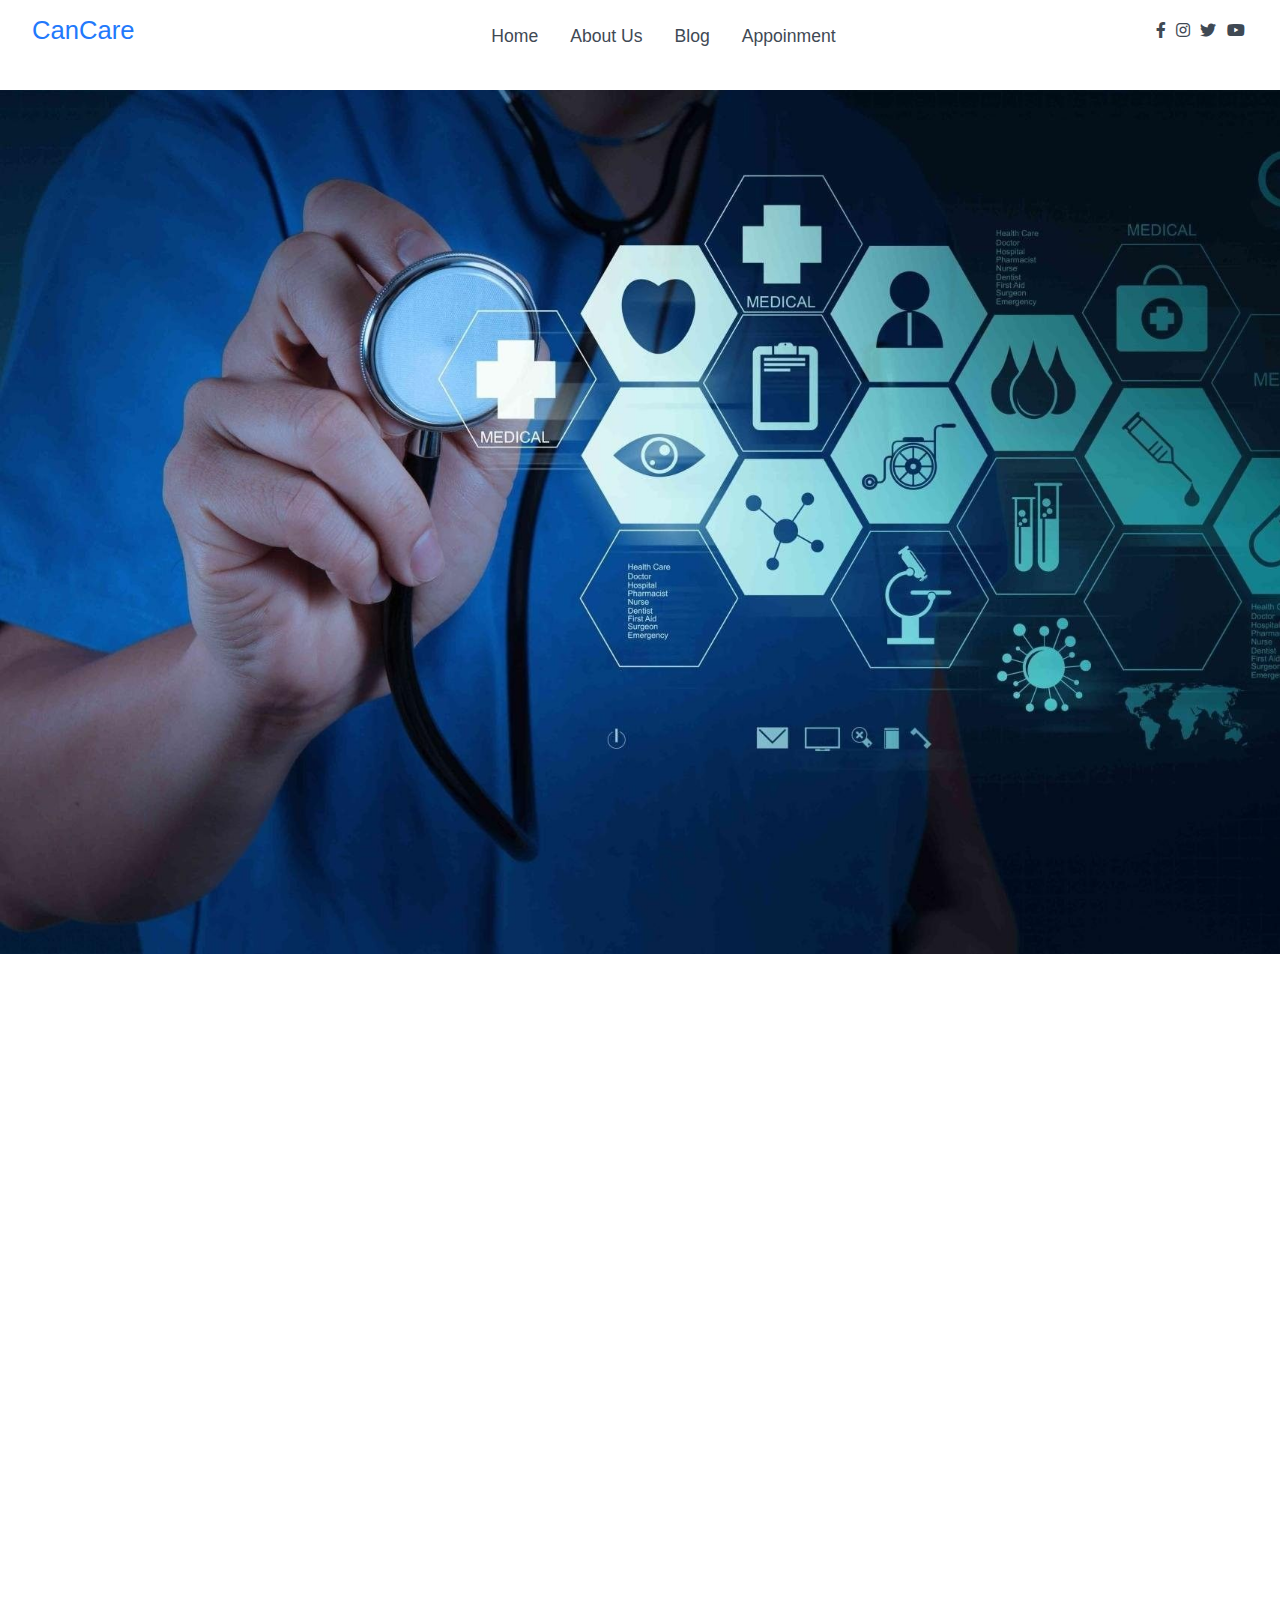
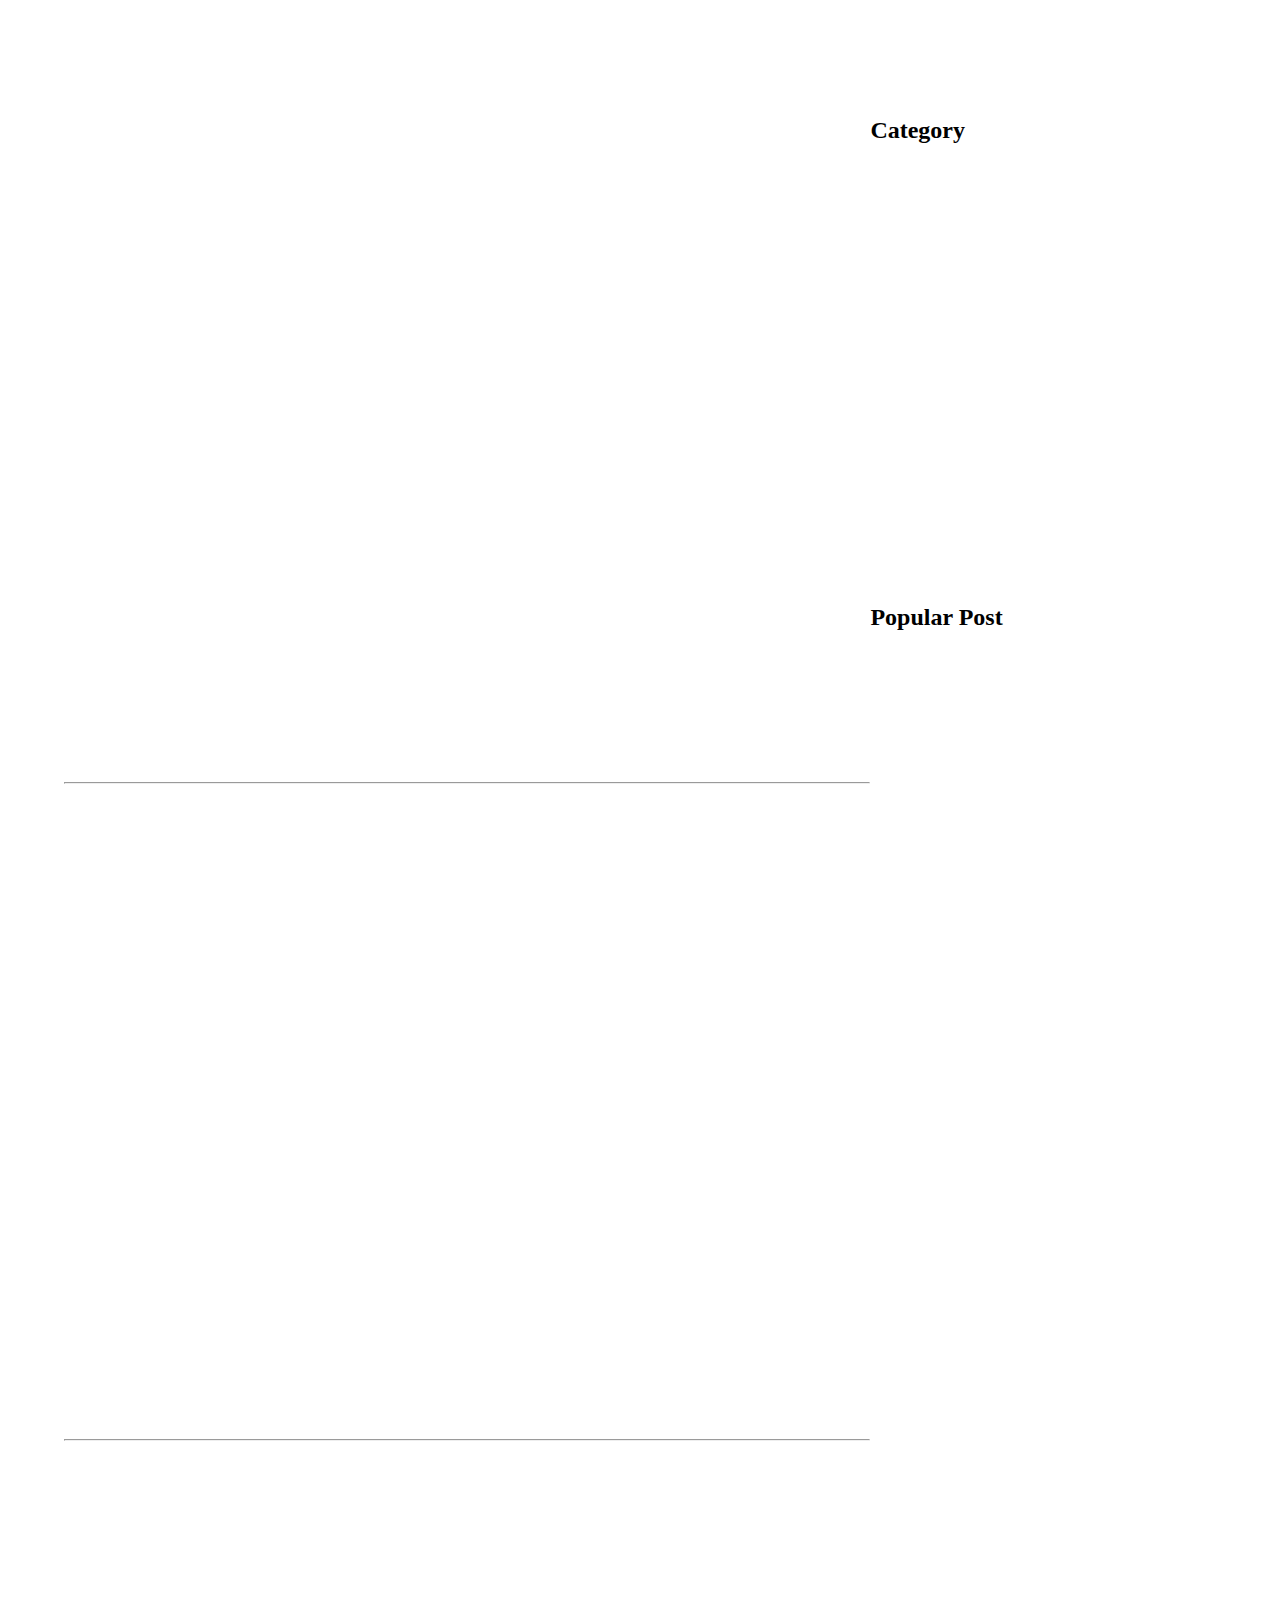
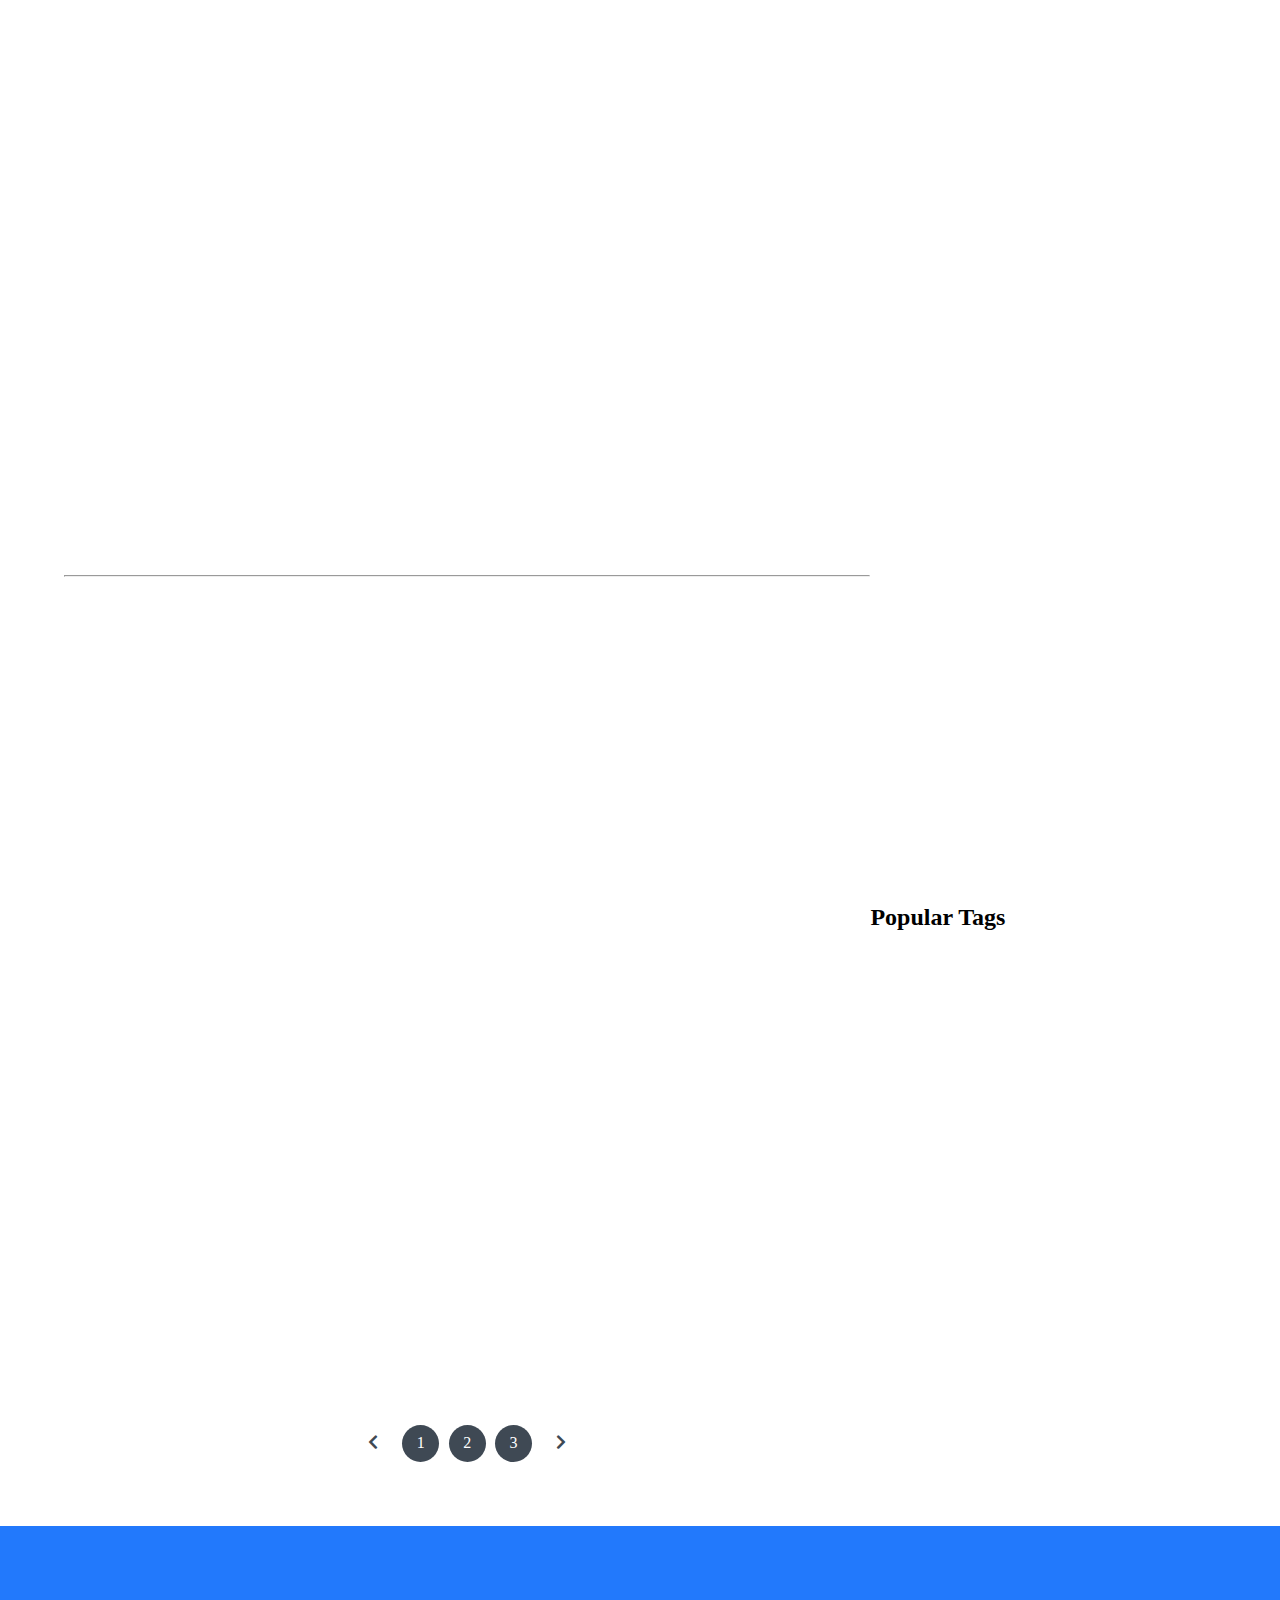
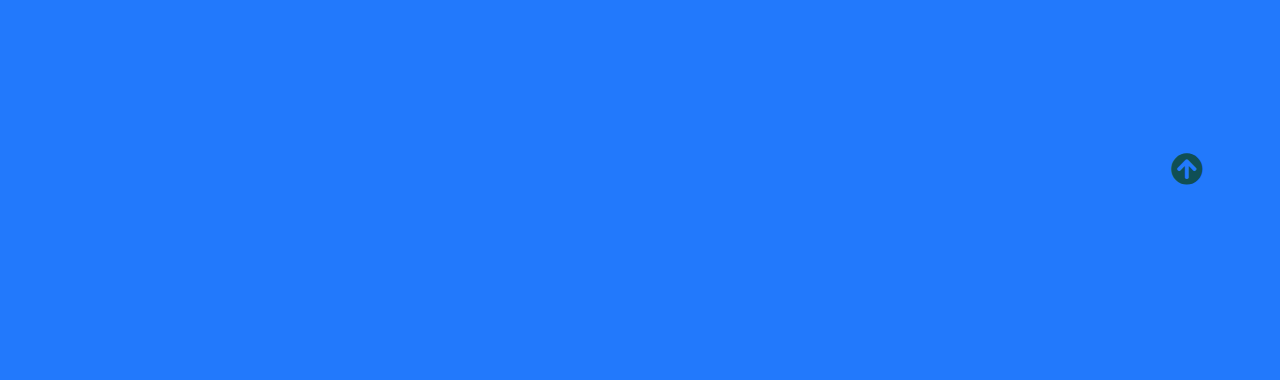
<file: blog/blog.html>
<!DOCTYPE html>
<html lang="en">

    <head>
        <meta charset="UTF-8">
        <meta name="viewport" content="width=device-width, initial-scale=1.0">
        <meta http-equiv="X-UA-Compatible" content="ie=edge">
        <title>CanCare</title>

        <!-- Font Awesome Icons -->
        <link rel="stylesheet" href="./cs/all.css">


        <!-- --------- Owl-Carousel ------------------->
        <link rel="stylesheet" href="./cs/owl.carousel.min.css">
        <link rel="stylesheet" href="./cs/owl.theme.default.min.css">

        <!-- ------------ AOS Library ------------------------- -->
        <link rel="stylesheet" href="./cs/aos.css">

        <!-- Custom Style   -->
        <link rel="stylesheet" href="./cs/Style.css">

    </head>

    <body>

        <!-- ----------------------------  Navigation ---------------------------------------------- -->

        <nav class="nav">
            <div class="nav-menu flex-row">
                <div class="nav-brand">
                    <a href="https://hospitalcancare.github.io/CanCare/" class="text-gray">CanCare</a>
                </div>
                <div class="toggle-collapse">
                    <div class="toggle-icons">
                        <i class="fas fa-bars"></i>
                    </div>
                </div>
                <div>
                    <ul class="nav-items">
                        <li class="nav-link">
                            <a href="https://hospitalcancare.github.io/CanCare/">Home</a>
                        </li>
                        <li class="nav-link">
                            <a href="#foot">About Us</a>
                        </li>
                        <li class="nav-link">
                            <a href="https://hospitalcancare.github.io/CanCare/blog/blog.html">Blog</a>
                        </li>
                        <li class="nav-link">
                            <a href="#appointment">Appoinment</a>
                        </li>
                    </ul>
                </div>
                <div class="social text-gray">
                    <a href="#"><i class="fab fa-facebook-f"></i></a>
                    <a href="#"><i class="fab fa-instagram"></i></a>
                    <a href="#"><i class="fab fa-twitter"></i></a>
                    <a href="#"><i class="fab fa-youtube"></i></a>
                </div>
            </div>
        </nav>

        <!-- ------------x---------------  Navigation --------------------------x------------------- -->

        <!----------------------------- Main Site Section ------------------------------>

        <main>

            <!------------------------ Site Title ---------------------->

            <section class="site-title">
                <div class="site-background" data-aos="fade-up" data-aos-delay="100">
                    
                    
                </div>
            </section>

            <!------------x----------- Site Title ----------x----------->

            <!-- --------------------- Blog Carousel ----------------- -->

            <section id="blo">
                <div class="blog">
                    <div class="container">
                        <div class="owl-carousel owl-theme blog-post">
                            <div class="blog-content" data-aos="fade-right" data-aos-delay="200">
                                <img src="./cs/Blog-post/post-01.jpg" alt="post-1">
                                <div class="blog-title">
                                    <h3>Do You Have COVID-19, the Flu or a Cold?</h3>
                                    <a href="https://hospitalcancare.github.io/CanCare/blog/flu.html"><button class="btn btn-blog">General Health</button></a>
                                    <span>5 minutes</span>
                                </div>
                            </div>
                            <div class="blog-content" data-aos="fade-in" data-aos-delay="200">
                                <img src="./cs/Blog-post/post-02.jpg" alt="post-1">
                                <div class="blog-title">
                                    <h3>When is a Headache a Sign of a Brain Tumor?</h3>
                                    <a href="https://hospitalcancare.github.io/CanCare/blog/brain.html"><button class="btn btn-blog">Brain Conditions</button></a>
                                    <span>5 minutes</span>
                                </div>
                            </div>
                            <div class="blog-content" data-aos="fade-left" data-aos-delay="200">
                                <img src="./cs/Blog-post/post-03.jpg" alt="post-1">
                                <div class="blog-title">
                                    <h3>Want to Meditate? The Real Reasons You are Having Trouble and How to Overcome Them</h3>
                                    <a href="https://hospitalcancare.github.io/CanCare/blog/meditate.html"><button class="btn btn-blog">Mental Health</button></a>
                                    <span>6 minutes</span>
                                </div>
                            </div>
                        </div>
                        <div class="owl-navigation">
                            <span class="owl-nav-prev"><i class="fas fa-long-arrow-alt-left"></i></span>
                            <span class="owl-nav-next"><i class="fas fa-long-arrow-alt-right"></i></span>
                        </div>
                    </div>
                </div>
            </section>

            <!-- ----------x---------- Blog Carousel --------x-------- -->

            <!-- ---------------------- Site Content -------------------------->

            <section class="container">
                <div class="site-content">
                    <div class="posts">
                        <div class="post-content" data-aos="zoom-in" data-aos-delay="200">
                            <div class="post-image">
                                <div>
                                    <img src="./cs/Blog-post/blog01.jpg" class="img" alt="blog1">
                                </div>
                                <div class="post-info flex-row">
                                    
                                    <span><i class="fas fa-calendar-alt text-gray"></i>January 14, 2022</span>
                                    <span>2 Commets</span>
                                </div>
                            </div>
                            <div class="post-title">
                                <a href="https://hospitalcancare.github.io/CanCare/blog/chronic.html">Have a Chronic Health Condition? Here's How to Stay Healthy During COVID-19.</a>
                                <p>If you have a chronic health condition, you may be at increased
                                    risk for severe complications from COVID-19. You also may be more 
                                    likely to need care in a hospital if you get sick. Heart disease,
                                    high blood pressure, lung disease, diabetes and some cancers are examples 
                                    of chronic health conditions.
                                </p>
                                <a href="https://hospitalcancare.github.io/CanCare/blog/chronic.html"><button class="btn post-btn">Read More &nbsp; <i class="fas fa-arrow-right"></i></button></a>
                            </div>
                        </div>
                        <hr>
                        <div class="post-content" data-aos="zoom-in" data-aos-delay="200">
                            <div class="post-image">
                                <div>
                                    <img src="./cs/Blog-post/blog02.jpg" class="img" alt="blog1">
                                </div>
                                <div class="post-info flex-row">
                                    
                                    <span><i class="fas fa-calendar-alt text-gray"></i>March 6, 2021</span>
                                    <span>7 Commets</span>
                                </div>
                            </div>
                            <div class="post-title">
                                <a href="https://hospitalcancare.github.io/CanCare/blog/panic.html">A Guide to Overcoming Panic Disorder.</a>
                                <p>Panic and anxiety are often used interchangeably, 
                                    but they refer to different events. Instances of panic 
                                    are short-lived and intense. They usually last less than
                                    10 minutes because the body can't stay in such an aroused 
                                    state for extended periods of time.
                                </p>
                                <a href="https://hospitalcancare.github.io/CanCare/blog/panic.html"><button class="btn post-btn">Read More &nbsp; <i class="fas fa-arrow-right"></i></button></a>
                            </div>
                        </div>
                        <hr>
                        <div class="post-content" data-aos="zoom-in" data-aos-delay="200">
                            <div class="post-image">
                                <div>
                                    <img src="./cs/Blog-post/blog03.jpeg" class="img" alt="blog1">
                                </div>
                                <div class="post-info flex-row">
                                    <span><i class="fas fa-user text-gray"></i>&nbsp;&nbsp;Admin</span>
                                    <span><i class="fas fa-calendar-alt text-gray"></i>&nbsp;&nbsp;September 19, 2019</span>
                                    <span>5 Commets</span>
                                </div>
                            </div>
                            <div class="post-title">
                                <a href="https://hospitalcancare.github.io/CanCare/blog/spine.html">Keeping Your Spine Healthy.</a>
                                <p>While the COVID-19 pandemic has changed our lives dramatically,
                                    back and neck problems are still as common as ever. In fact, 
                                    some people are experiencing pain and other discomforts for the 
                                    first time due to changes in their work locations and equipment as 
                                    they moved from the office to home.
                                </p>
                                <a href="https://hospitalcancare.github.io/CanCare/blog/spine.html"><button class="btn post-btn">Read More &nbsp; <i class="fas fa-arrow-right"></i></button></a>
                            </div>
                        </div>
                        <hr>
                        <div class="post-content" data-aos="zoom-in" data-aos-delay="200">
                            <div class="post-image">
                                <div>
                                    <img src="./cs/Blog-post/blog04.jpg" class="img" alt="blog1">
                                </div>
                                <div class="post-info flex-row">
                                    
                                    <span><i class="fas fa-calendar-alt text-gray"></i>December 18, 2021</span>
                                    <span>12 Commets</span>
                                </div>
                            </div>
                            <div class="post-title">
                                <a href="https://hospitalcancare.github.io/CanCare/blog/heart.html">Stay Ahead of Heart Disease with Preventive Cardiology.</a>
                                <p>Heart and vascular disease is the leading cause of death for men and women in America. 
                                    In fact, about one in every four deaths in the United States can be attributed to heart disease. 
                                    Advanced heart disease can often result in a heart attack or stroke.
                                </p>
                                <a href="https://hospitalcancare.github.io/CanCare/blog/heart.html"><button class="btn post-btn">Read More &nbsp; <i class="fas fa-arrow-right"></i></button></a>
                            </div>
                        </div>
                        <div class="pagination flex-row">
                            <a href="#"><i class="fas fa-chevron-left"></i></a>
                            <a href="#" class="pages">1</a>
                            <a href="#" class="pages">2</a>
                            <a href="#" class="pages">3</a>
                            <a href="#"><i class="fas fa-chevron-right"></i></a>
                        </div>
                    </div>
                    <aside class="sidebar">
                        <div class="category">
                            <h2>Category</h2>
                            <ul class="category-list">
                                <li class="list-items" data-aos="fade-left" data-aos-delay="100">
                                    <a href="#">General Health</a>
                                    <span>(05)</span>
                                </li>
                                <li class="list-items" data-aos="fade-left" data-aos-delay="200">
                                    <a href="#">Brain Conditions</a>
                                    <span>(02)</span>
                                </li>
                                <li class="list-items" data-aos="fade-left" data-aos-delay="300">
                                    <a href="#">Mental Health</a>
                                    <span>(07)</span>
                                </li>
                                <li class="list-items" data-aos="fade-left" data-aos-delay="400">
                                    <a href="#">Exercise</a>
                                    <span>(01)</span>
                                </li>
                                <li class="list-items" data-aos="fade-left" data-aos-delay="500">
                                    <a href="#">Digestive Health</a>
                                    <span>(08)</span>
                                </li>
                                <li class="list-items" data-aos="fade-left" data-aos-delay="500">
                                    <a href="#">Body Ache</a>
                                    <span>(03)</span>
                                </li>
                                <li class="list-items" data-aos="fade-left" data-aos-delay="500">
                                    <a href="#">Heart Health</a>
                                    <span>(02)</span>
                                </li>
                            </ul>
                        </div>
                        <div class="popular-post">
                            <h2>Popular Post</h2>
                            <div class="post-content" data-aos="flip-up" data-aos-delay="200">
                                <div class="post-image">
                                    <div>
                                        <img src="./cs/popular-post/m-blog-01.jpg" class="img" alt="blog1">
                                    </div>
                                    <div class="post-info flex-row">
                                        <span><i class="fas fa-calendar-alt text-gray"></i>&nbsp;&nbsp;January 14,
                                            2022</span>
                                        <span>2 Commets</span>
                                    </div>
                                </div>
                                <div class="post-title">
                                    <a href="#">Prescription for Exercise: Making Physical Activity a Priority.</a>
                                </div>
                            </div>
                            <div class="post-content" data-aos="flip-up" data-aos-delay="300">
                                <div class="post-image">
                                    <div>
                                        <img src="./cs/popular-post/m-blog-02.jpg" class="img" alt="blog1">
                                    </div>
                                    <div class="post-info flex-row">
                                        <span><i class="fas fa-calendar-alt text-gray"></i>January 14,2022</span>
                                        <span>2 Commets</span>
                                    </div>
                                </div>
                                <div class="post-title">
                                    <a href="#">Eating for Optimal Health and Energy During Winter.</a>
                                </div>
                            </div>
                            <div class="post-content" data-aos="flip-up" data-aos-delay="400">
                                <div class="post-image">
                                    <div>
                                        <img src="./cs/popular-post/m-blog-03.jpg" class="img" alt="blog1">
                                    </div>
                                    <div class="post-info flex-row">
                                        <span><i class="fas fa-calendar-alt text-gray"></i>&nbsp;&nbsp;January 14,
                                            2019</span>
                                        <span>2 Commets</span>
                                    </div>
                                </div>
                                <div class="post-title">
                                    <a href="#">How Does Your Gut Impact Your Health?</a>
                                </div>
                            </div>
                            <div class="post-content" data-aos="flip-up" data-aos-delay="500">
                                <div class="post-image">
                                    <div>
                                        <img src="./cs/popular-post/m-blog-04.webp" class="img" alt="blog1">
                                    </div>
                                    <div class="post-info flex-row">
                                        <span><i class="fas fa-calendar-alt text-gray"></i>&nbsp;&nbsp;January 14,
                                            2019</span>
                                        <span>2 Commets</span>
                                    </div>
                                </div>
                                <div class="post-title">
                                    <a href="#">New data recording system to better analyse road accidents</a>
                                </div>
                            </div>
                            <div class="post-content" data-aos="flip-up" data-aos-delay="600">
                                <div class="post-image">
                                    <div>
                                        <img src="./cs/popular-post/m-blog-05.jpg" class="img" alt="blog1">
                                    </div>
                                    <div class="post-info flex-row">
                                        <span><i class="fas fa-calendar-alt text-gray"></i>&nbsp;&nbsp;January 14,
                                            2019</span>
                                        <span>2 Commets</span>
                                    </div>
                                </div>
                                <div class="post-title">
                                    <a href="#">Tips on Managing Back Pain.</a>
                                </div>
                            </div>
                        </div>
                        <div class="newsletter" data-aos="fade-up" data-aos-delay="300">
                            <h2>Visit Us</h2>
                            <div class="form-element">
                                
                                <a href="http://localhost/Appointment/patients/patient_login.php"><button class="btn form-btn" id="appointment">Make an Appointment</button></a>
                            </div>
                        </div>
                        <div class="popular-tags">
                            <h2>Popular Tags</h2>
                            <div class="tags flex-row">
                                <span class="tag" data-aos="flip-up" data-aos-delay="100">General Health</span>
                                <span class="tag" data-aos="flip-up" data-aos-delay="200">Brain Condition</span>
                                <span class="tag" data-aos="flip-up" data-aos-delay="300">Mental Health</span>
                                <span class="tag" data-aos="flip-up" data-aos-delay="400">Exercise</span>
                                <span class="tag" data-aos="flip-up" data-aos-delay="500">design</span>
                                <span class="tag" data-aos="flip-up" data-aos-delay="600">Digestive Health</span>
                                <span class="tag" data-aos="flip-up" data-aos-delay="700">Body Ache</span>
                                <span class="tag" data-aos="flip-up" data-aos-delay="800">Heart Health</span>
                            </div>
                        </div>
                    </aside>
                </div>
            </section>

            <!-- -----------x---------- Site Content -------------x------------>

        </main>

        <!---------------x------------- Main Site Section ---------------x-------------->


        <!-- --------------------------- Footer ---------------------------------------- -->

        <footer class="footer" id="foot">
            <div class="container">
                <div class="about-us" data-aos="fade-right" data-aos-delay="200">
                    <h2>About us</h2>
                    <p>CanCare Group has over two decades of experience in the 
                        healthcare sector, and is known for providing quality healthcare 
                        and valuable experience to all domestic and international patients. 
                        Our healthcare offerings are supported by a team of compassionate and 
                        dedicated medical professionals who have rich knowledge and experience in their respective domains.</p>
                </div>
                <div class="newsletter" data-aos="fade-right" data-aos-delay="200" style="margin-left: 160px">
                    <h4>Location:</h4>
                    <p style="color:#fff">CanCare Hospital xyz Road, 
                        44700, Maharashtra.
                    </p>
                    <h4>Email:</h4>
                    <p style="color:#fff">hospitalcancare@gmail.com</p>
                    <h4>Call:</h4>
                    <p style="color:#fff">+ 96748 86937</p>
                    
                </div>
                <div class="follow" data-aos="fade-left" data-aos-delay="200" style="margin-left: 155px">
                    <h2>Follow us</h2>
                    <p style="color:#fff">Let us be Social</p>
                    <div>
                        <i class="fab fa-facebook-f"></i>
                        <i class="fab fa-twitter"></i>
                        <i class="fab fa-instagram"></i>
                        <i class="fab fa-youtube"></i>
                    </div>
                </div>
            </div>
            
            <div class="move-up">
                <span><i class="fas fa-arrow-circle-up fa-2x"></i></span>
            </div>
        </footer>

        <!-- -------------x------------- Footer --------------------x------------------- -->

        <!-- Jquery Library file -->
        <script src="./j/Jquery3.4.1.min.js"></script>

        <!-- --------- Owl-Carousel js ------------------->
        <script src="./j/owl.carousel.min.js"></script>

        <!-- ------------ AOS js Library  ------------------------- -->
        <script src="./j/aos.js"></script>

        <!-- Custom Javascript file -->
        <script src="./j/main.js"></script>
    </body>

</html>
</file>
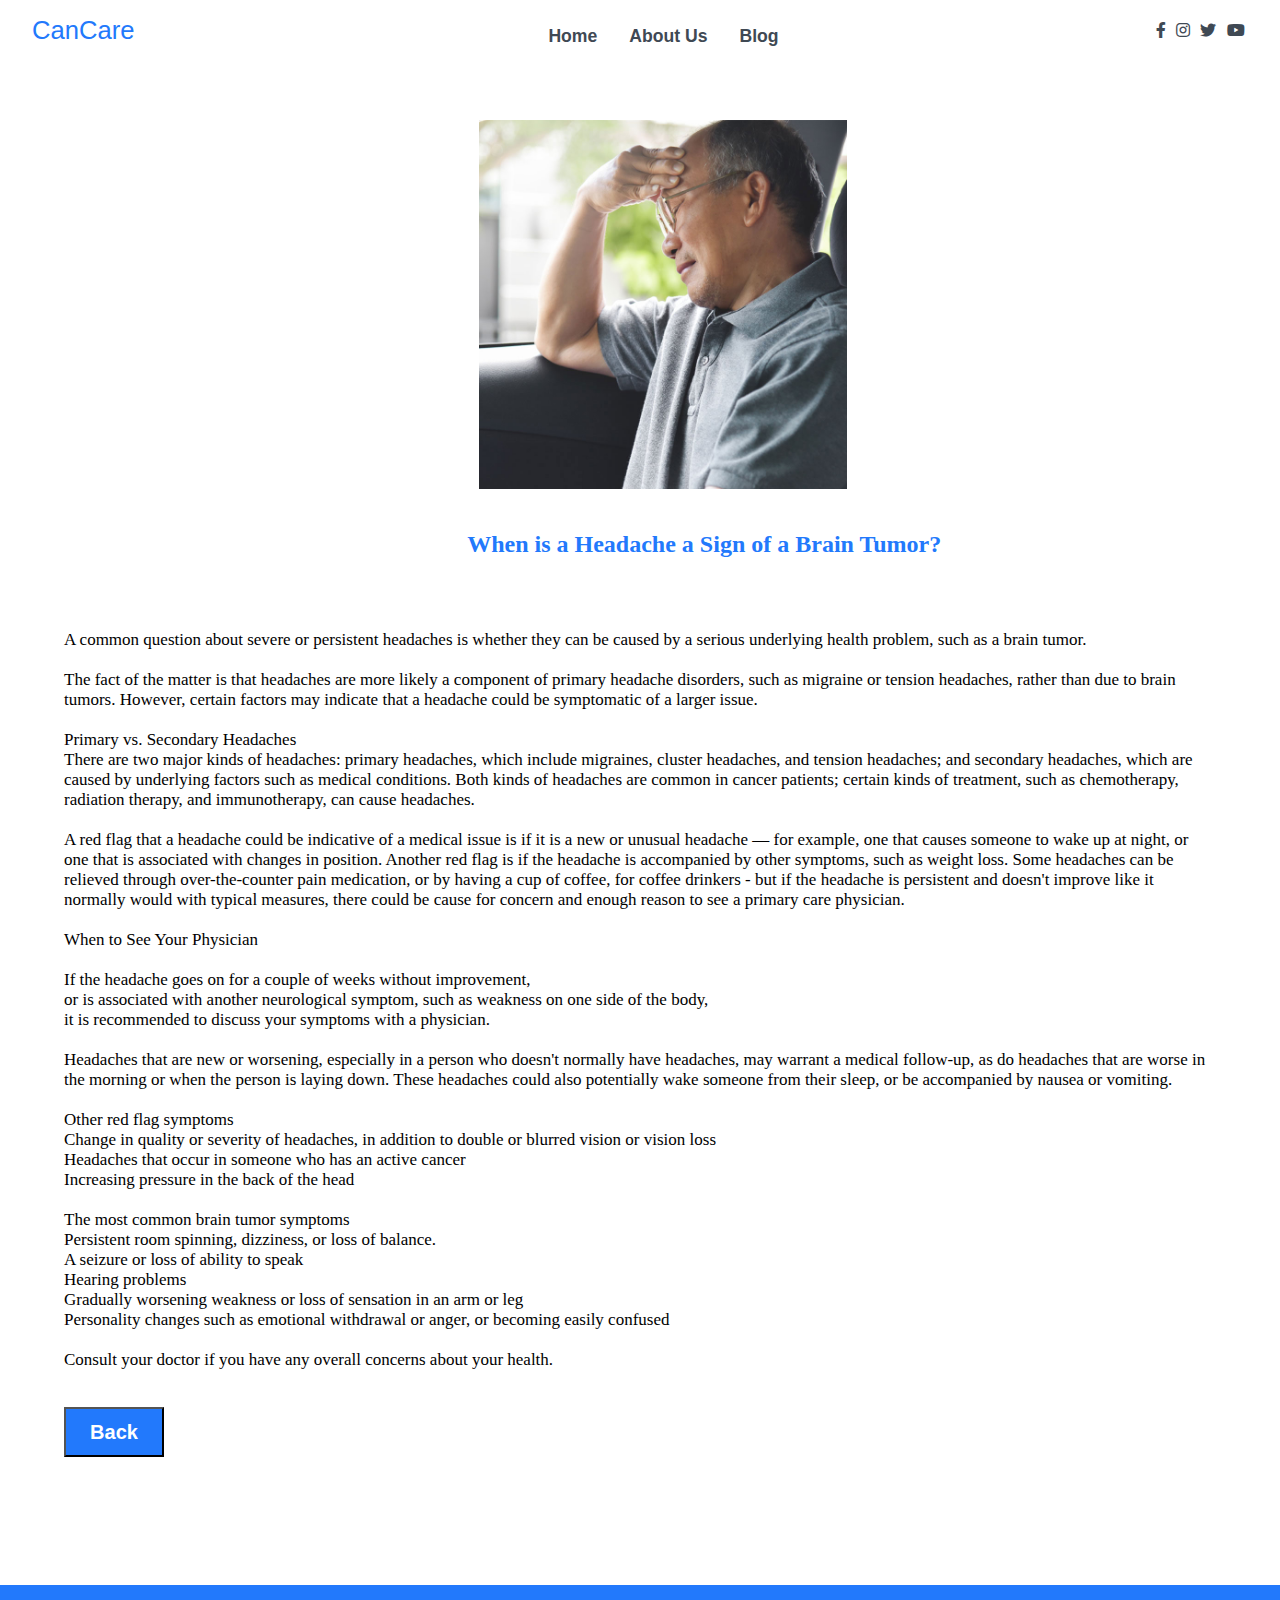
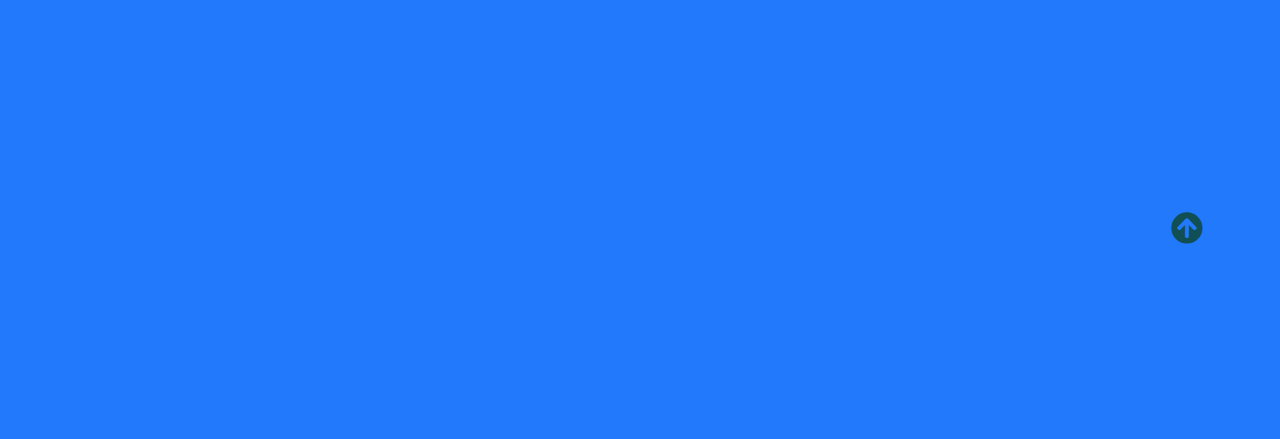
<file: blog/brain.html>
<!DOCTYPE html>
<html lang="en">

    <head>
        <meta charset="UTF-8">
        <meta name="viewport" content="width=device-width, initial-scale=1.0">
        <meta http-equiv="X-UA-Compatible" content="ie=edge">
        <title>CanCare</title>

        <!-- Font Awesome Icons -->
        <link rel="stylesheet" href="./cs/all.css">


        <!-- --------- Owl-Carousel ------------------->
        <link rel="stylesheet" href="./cs/owl.carousel.min.css">
        <link rel="stylesheet" href="./cs/owl.theme.default.min.css">

        <!-- ------------ AOS Library ------------------------- -->
        <link rel="stylesheet" href="./cs/aos.css">

        <!-- Custom Style   -->
        <link rel="stylesheet" href="./cs/S.css">

    </head>

    <body>

        <!-- ----------------------------  Navigation ---------------------------------------------- -->

        <nav class="nav">
            <div class="nav-menu flex-row">
                <div class="nav-brand">
                    <a href="#" class="text-gray">CanCare</a>
                </div>
                <div class="toggle-collapse">
                    <div class="toggle-icons">
                        <i class="fas fa-bars"></i>
                    </div>
                </div>
                <div>
                    <ul class="nav-items">
                        <li class="nav-link">
                            <a href="https://hospitalcancare.github.io/CanCare/">Home</a>
                        </li>
                        <li class="nav-link">
                            <a href="#foot">About Us</a>
                        </li>
                        <li class="nav-link">
                            <a href="https://hospitalcancare.github.io/CanCare/blog/blog.html">Blog</a>
                        </li>
                        
                    </ul>
                </div>
                <div class="social text-gray">
                    <a href="#"><i class="fab fa-facebook-f"></i></a>
                    <a href="#"><i class="fab fa-instagram"></i></a>
                    <a href="#"><i class="fab fa-twitter"></i></a>
                    <a href="#"><i class="fab fa-youtube"></i></a>
                </div>
            </div>
        </nav>

        <!-- ------------x---------------  Navigation --------------------------x------------------- -->

        <!----------------------------- Main Site Section ------------------------------>
        <main>
            <div class="flu">
                <div class="container">
                    <div class="flu-pic">
                        <img src="./cs/Blog-post/post-02.jpg" alt="post-1" style="width:50%;height:50%">
                    </div><br>
                    <h2>When is a Headache a Sign of a Brain Tumor?</h2><br><br>
                    <div class="article">
                        <p>A common question about severe or persistent headaches is whether they can be caused by a 
                            serious underlying health problem, such as a brain tumor.<br><br>

                            The fact of the matter is that headaches are more likely a component of primary headache disorders, 
                            such as migraine or tension headaches, rather than due to brain tumors. However, certain factors may 
                            indicate that a headache could be symptomatic of a larger issue.<br><br>
                            
                            Primary vs. Secondary Headaches<br>
                            There are two major kinds of headaches: primary headaches, which include migraines, 
                            cluster headaches, and tension headaches; and secondary headaches, which are caused by underlying 
                            factors such as medical conditions. Both kinds of headaches are common in cancer patients; certain kinds of 
                            treatment, such as chemotherapy, radiation therapy, and immunotherapy, can cause headaches.<br><br>
                            
                            A red flag that a headache could be indicative of a medical issue is if it is a new or unusual 
                            headache — for example, one that causes someone to wake up at night, or one that is associated with changes
                            in position. Another red flag is if the headache is accompanied by other symptoms, such as weight loss. 
                            Some headaches can be relieved through over-the-counter pain medication, or by having a cup of coffee, for 
                            coffee drinkers - but if the headache is persistent and doesn't improve like it normally would with typical measures, 
                            there could be cause for concern and enough reason to see a primary care physician.<br><br>
                            
                            When to See Your Physician<br><br>
                            If the headache goes on for a couple of weeks without improvement, <br>
                            or is associated with another neurological symptom, such as weakness on one side of the body, <br>
                            it is recommended to discuss your symptoms with a physician.<br><br>
                            
                            Headaches that are new or worsening, especially in a person who doesn't normally have headaches, 
                            may warrant a medical follow-up, as do headaches that are worse in the morning or when the person is laying down. 
                            These headaches could also potentially wake someone from their sleep, or be accompanied by nausea or vomiting.<br><br>
                            
                            Other red flag symptoms<br>
                            Change in quality or severity of headaches, in addition to double or blurred vision or vision loss<br>
                            Headaches that occur in someone who has an active cancer<br>
                            Increasing pressure in the back of the head<br><br>
                            The most common brain tumor symptoms<br>
                            Persistent room spinning, dizziness, or loss of balance.<br>
                            A seizure or loss of ability to speak<br>
                            Hearing problems<br>
                            Gradually worsening weakness or loss of sensation in an arm or leg<br>
                            Personality changes such as emotional withdrawal or anger, or becoming easily confused<br><br>
                            Consult your doctor if you have any overall concerns about your health.<br><br>
                            
                            
                        </p>
                        <a href="https://hospitalcancare.github.io/CanCare/blog/blog.html"><button class="flu-btn"> Back </button></a>
                    </div>   
                </div>
            </div>
            
            
        </main>

        

        <!---------------x------------- Main Site Section ---------------x-------------->


        <!-- --------------------------- Footer ---------------------------------------- -->

        <footer class="footer" id="foot">
            <div class="container">
                <div class="about-us" data-aos="fade-right" data-aos-delay="200">
                    <h2>About us</h2>
                    <p>CanCare Group has over two decades of experience in the 
                        healthcare sector, and is known for providing quality healthcare 
                        and valuable experience to all domestic and international patients. 
                        Our healthcare offerings are supported by a team of compassionate and 
                        dedicated medical professionals who have rich knowledge and experience in their respective domains.</p>
                </div>
                <div class="newsletter" data-aos="fade-right" data-aos-delay="200" style="margin-left: 160px">
                    <h4>Location:</h4>
                    <p style="color:#fff">CanCare Hospital xyz Road, 
                        44700, Maharashtra.
                    </p>
                    <h4>Email:</h4>
                    <p style="color:#fff">hospitalcancare@gmail.com</p>
                    <h4>Call:</h4>
                    <p style="color:#fff">+ 96748 86937</p>
                    
                </div>
                <div class="follow" data-aos="fade-left" data-aos-delay="200" style="margin-left: 155px">
                    <h2>Follow us</h2>
                    <p style="color:#fff">Let us be Social</p>
                    <div>
                        <i class="fab fa-facebook-f"></i>
                        <i class="fab fa-twitter"></i>
                        <i class="fab fa-instagram"></i>
                        <i class="fab fa-youtube"></i>
                    </div>
                </div>
            </div>
            
            <div class="move-up">
                <span><i class="fas fa-arrow-circle-up fa-2x"></i></span>
            </div>
        </footer>

        <!-- -------------x------------- Footer --------------------x------------------- -->

        <!-- Jquery Library file -->
        <script src="./j/Jquery3.4.1.min.js"></script>

        <!-- --------- Owl-Carousel js ------------------->
        <script src="./j/owl.carousel.min.js"></script>

        <!-- ------------ AOS js Library  ------------------------- -->
        <script src="./j/aos.js"></script>

        <!-- Custom Javascript file -->
        <script src="./j/main.js"></script>
    </body>

</html>
</file>
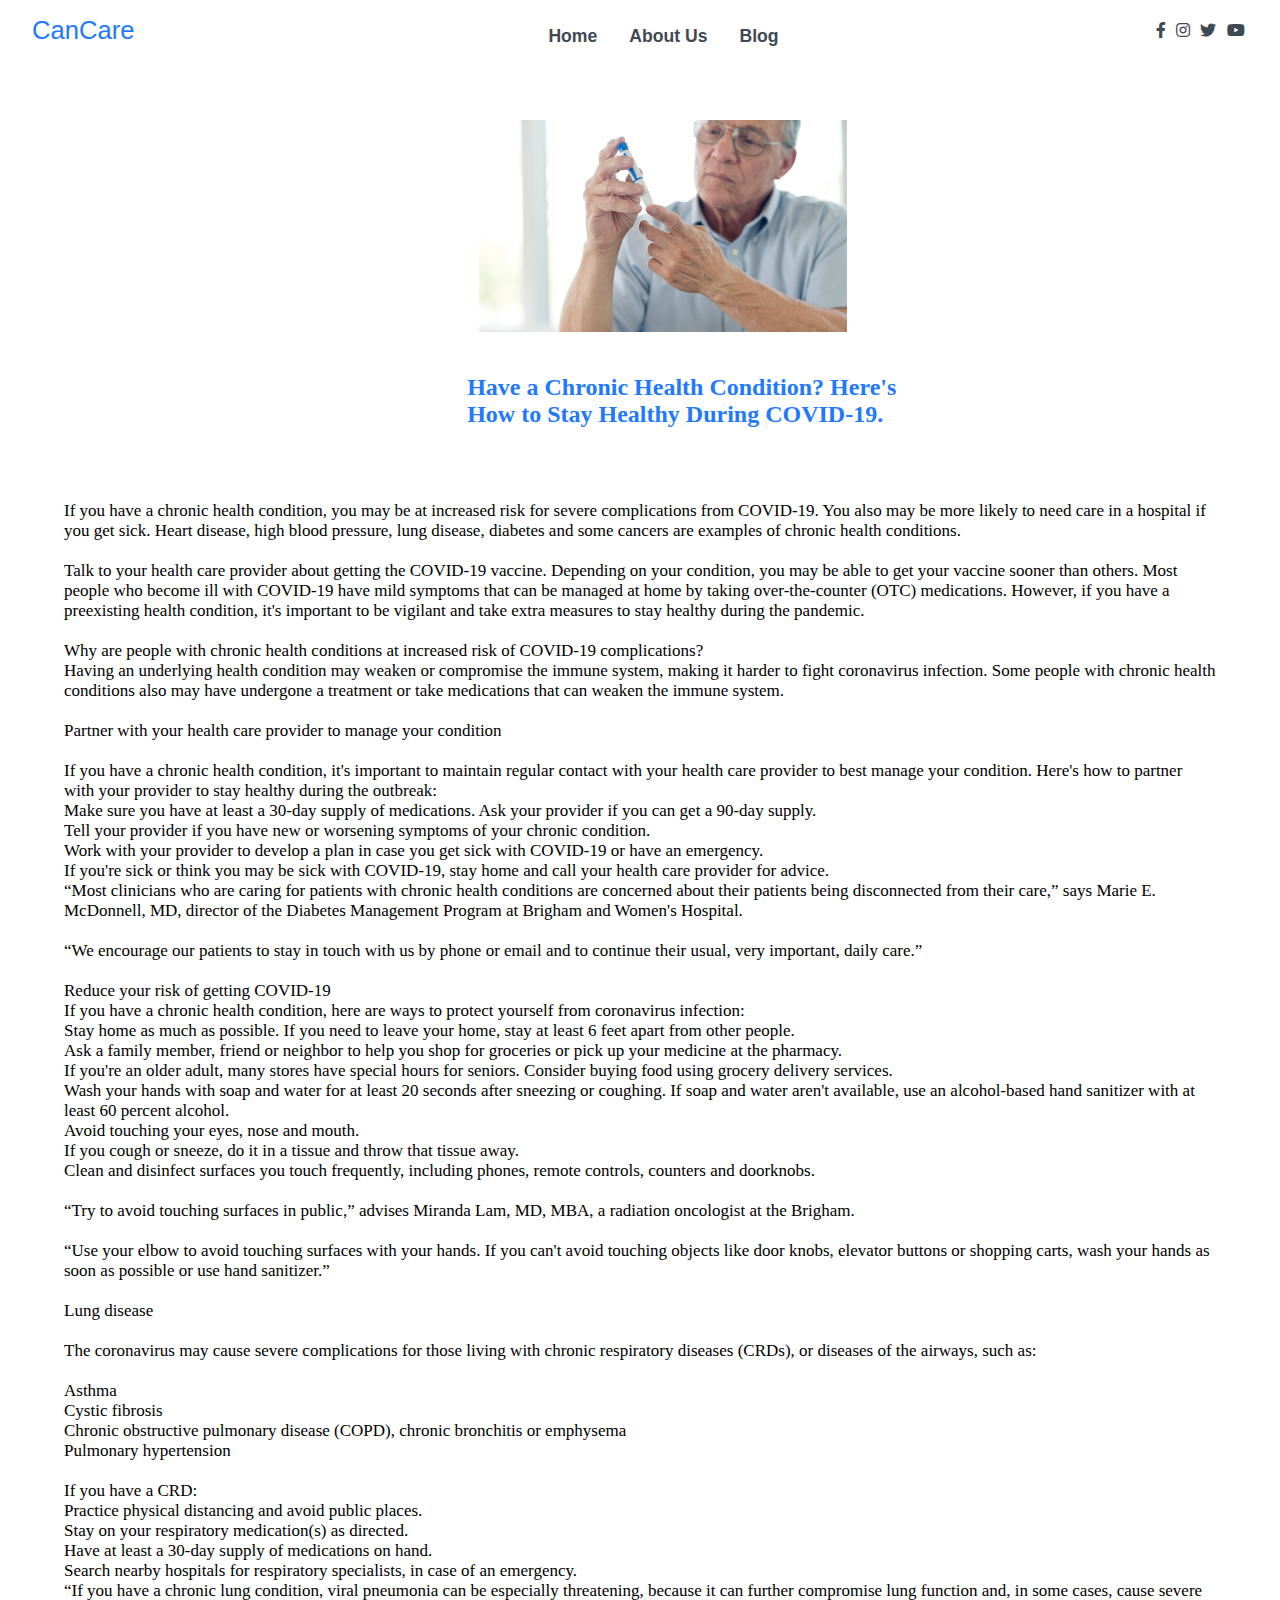
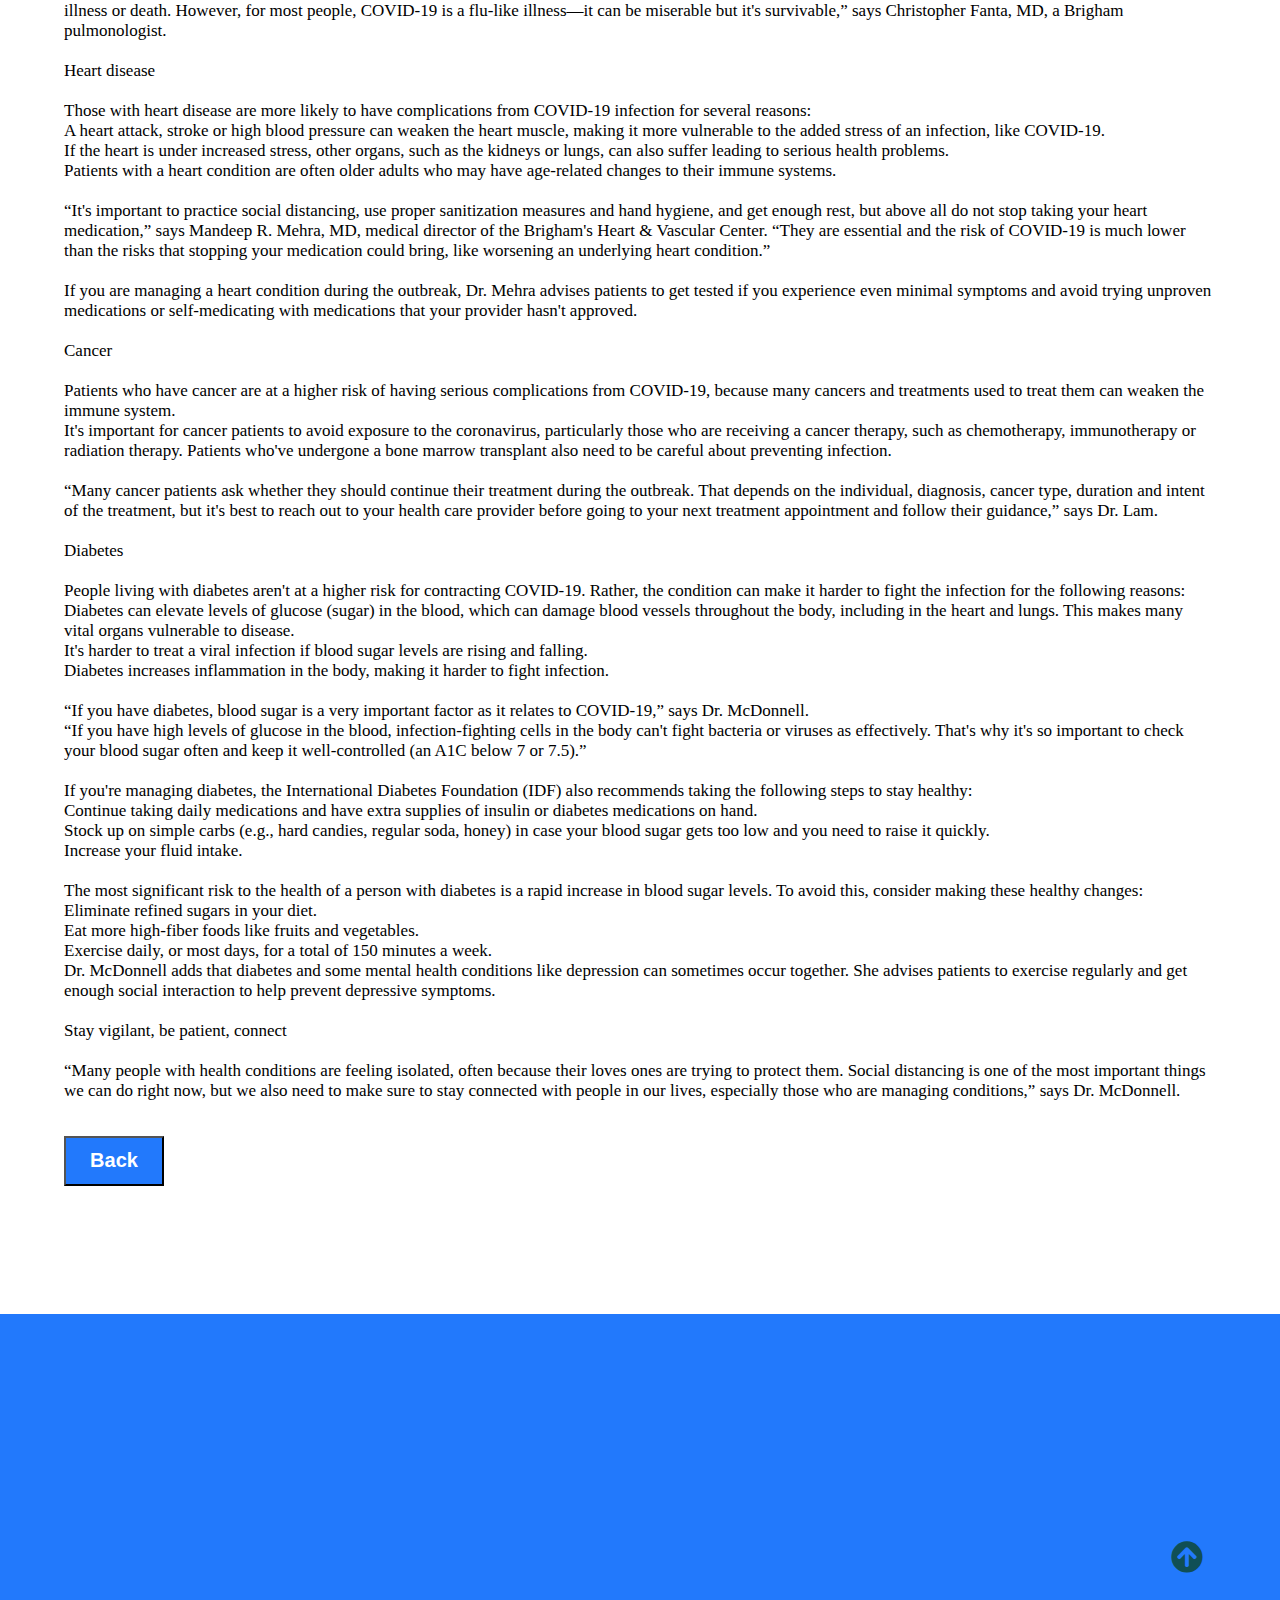
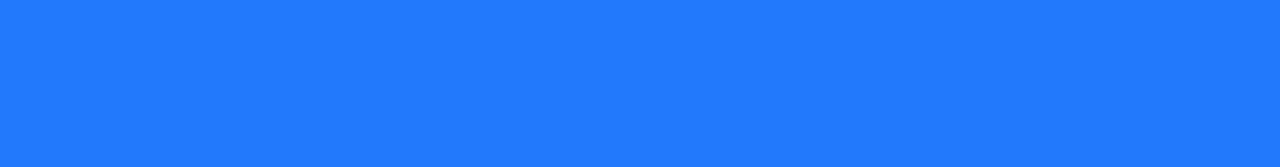
<file: blog/chronic.html>
<!DOCTYPE html>
<html lang="en">

    <head>
        <meta charset="UTF-8">
        <meta name="viewport" content="width=device-width, initial-scale=1.0">
        <meta http-equiv="X-UA-Compatible" content="ie=edge">
        <title>CanCare</title>

        <!-- Font Awesome Icons -->
        <link rel="stylesheet" href="./cs/all.css">


        <!-- --------- Owl-Carousel ------------------->
        <link rel="stylesheet" href="./cs/owl.carousel.min.css">
        <link rel="stylesheet" href="./cs/owl.theme.default.min.css">

        <!-- ------------ AOS Library ------------------------- -->
        <link rel="stylesheet" href="./cs/aos.css">

        <!-- Custom Style   -->
        <link rel="stylesheet" href="./cs/S.css">
    </head>

    <body>

        <!-- ----------------------------  Navigation ---------------------------------------------- -->

        <nav class="nav">
            <div class="nav-menu flex-row">
                <div class="nav-brand">
                    <a href="#" class="text-gray">CanCare</a>
                </div>
                <div class="toggle-collapse">
                    <div class="toggle-icons">
                        <i class="fas fa-bars"></i>
                    </div>
                </div>
                <div>
                    <ul class="nav-items">
                        <li class="nav-link">
                            <a href="https://hospitalcancare.github.io/CanCare/">Home</a>
                        </li>
                        <li class="nav-link">
                            <a href="#foot">About Us</a>
                        </li>
                        <li class="nav-link">
                            <a href="https://hospitalcancare.github.io/CanCare/blog/blog.html">Blog</a>
                        </li>
                        
                    </ul>
                </div>
                <div class="social text-gray">
                    <a href="#"><i class="fab fa-facebook-f"></i></a>
                    <a href="#"><i class="fab fa-instagram"></i></a>
                    <a href="#"><i class="fab fa-twitter"></i></a>
                    <a href="#"><i class="fab fa-youtube"></i></a>
                </div>
            </div>
        </nav>

        <!-- ------------x---------------  Navigation --------------------------x------------------- -->

        <!----------------------------- Main Site Section ------------------------------>
        <main>
            <div class="flu">
                <div class="container">
                    <div class="flu-pic">
                        <img src="./cs/Blog-post/blog01.jpg" alt="post-1" style="width:50%;height:50%">
                    </div><br>
                    <h2>Have a Chronic Health Condition? Here's <br>
                        How to Stay Healthy During COVID-19.
                    </h2><br><br>
                    <div class="article">
                        <p>If you have a chronic health condition, you may be at increased risk for severe complications from COVID-19. 
                            You also may be more likely to need care in a hospital if you get sick. Heart disease, high blood pressure, lung disease, 
                            diabetes and some cancers are examples of chronic health conditions.<br><br>

                            Talk to your health care provider about getting the COVID-19 vaccine. Depending on your condition, you may be able to 
                            get your vaccine sooner than others. Most people who become ill with COVID-19 have mild symptoms that can be managed at 
                            home by taking over-the-counter (OTC) medications. However, if you have a preexisting health condition, it's important to 
                            be vigilant and take extra measures to stay healthy during the pandemic.<br><br>
                            
                            Why are people with chronic health conditions at increased risk of COVID-19 complications?<br>
                            Having an underlying health condition may weaken or compromise the immune system, making it harder to fight coronavirus infection. 
                            Some people with chronic health conditions also may have undergone a treatment or take medications that can weaken the immune system.<br><br>
                            
                            Partner with your health care provider to manage your condition<br><br>
                            If you have a chronic health condition, it's important to maintain regular contact with your health care provider to best manage 
                            your condition. Here's how to partner with your provider to stay healthy during the outbreak:<br>
                            
                            Make sure you have at least a 30-day supply of medications. Ask your provider if you can get a 90-day supply.<br>
                            Tell your provider if you have new or worsening symptoms of your chronic condition.<br>
                            Work with your provider to develop a plan in case you get sick with COVID-19 or have an emergency.<br>
                            If you're sick or think you may be sick with COVID-19, stay home and call your health care provider for advice.<br>
                            “Most clinicians who are caring for patients with chronic health conditions are concerned about their patients being 
                            disconnected from their care,” says Marie E. McDonnell, MD, director of the Diabetes Management Program at Brigham and Women's Hospital.<br><br>
                            “We encourage our patients to stay in touch with us by phone or email and to continue their usual, very important, daily care.”<br><br>
                            
                            Reduce your risk of getting COVID-19<br>
                            If you have a chronic health condition, here are ways to protect yourself from coronavirus infection:<br>
                            
                            Stay home as much as possible. If you need to leave your home, stay at least 6 feet apart from other people.<br>
                            Ask a family member, friend or neighbor to help you shop for groceries or pick up your medicine at the pharmacy.<br>
                            If you're an older adult, many stores have special hours for seniors. Consider buying food using grocery delivery services.<br>
                            Wash your hands with soap and water for at least 20 seconds after sneezing or coughing. If soap and water aren't available, use 
                            an alcohol-based hand sanitizer with at least 60 percent alcohol.<br>
                            Avoid touching your eyes, nose and mouth.<br>
                            If you cough or sneeze, do it in a tissue and throw that tissue away.<br>
                            Clean and disinfect surfaces you touch frequently, including phones, remote controls, counters and doorknobs.<br><br>
                            “Try to avoid touching surfaces in public,” advises Miranda Lam, MD, MBA, a radiation oncologist at the Brigham.<br><br>
                             “Use your elbow to avoid touching surfaces with your hands. If you can't avoid touching objects like door knobs, 
                             elevator buttons or shopping carts, wash your hands as soon as possible or use hand sanitizer.”<br><br>
                            
                            Lung disease<br><br>
                            The coronavirus may cause severe complications for those living with chronic respiratory diseases (CRDs), or diseases of the 
                            airways, such as:<br><br>
                            
                            Asthma<br>
                            Cystic fibrosis<br>
                            Chronic obstructive pulmonary disease (COPD), chronic bronchitis or emphysema<br>
                            Pulmonary hypertension<br><br>
                            If you have a CRD:<br>
                            
                            Practice physical distancing and avoid public places.<br>
                            Stay on your respiratory medication(s) as directed.<br>
                            Have at least a 30-day supply of medications on hand.<br>
                            Search nearby hospitals for respiratory specialists, in case of an emergency.<br>
                            “If you have a chronic lung condition, viral pneumonia can be especially threatening, because it can further compromise lung 
                            function and, in some cases, cause severe illness or death. However, for most people, COVID-19 is a flu-like illness—it can be 
                            miserable but it's survivable,” says Christopher Fanta, MD, a Brigham pulmonologist.<br><br>
                            
                            Heart disease<br><br>
                            Those with heart disease are more likely to have complications from COVID-19 infection for several reasons:<br>
                            
                            A heart attack, stroke or high blood pressure can weaken the heart muscle, making it more vulnerable to the added stress 
                            of an infection, like COVID-19.<br>
                            If the heart is under increased stress, other organs, such as the kidneys or lungs, can also suffer leading to serious 
                            health problems.<br>
                            Patients with a heart condition are often older adults who may have age-related changes to their immune systems.<br><br>
                            “It's important to practice social distancing, use proper sanitization measures and hand hygiene, and get enough rest, 
                            but above all do not stop taking your heart medication,” says Mandeep R. Mehra, MD, medical director of the Brigham's Heart 
                            & Vascular Center. “They are essential and the risk of COVID-19 is much lower than the risks that stopping your medication 
                            could bring, like worsening an underlying heart condition.”<br><br>
                            
                            If you are managing a heart condition during the outbreak, Dr. Mehra advises patients to get tested if you experience even 
                            minimal symptoms and avoid trying unproven medications or self-medicating with medications that your provider hasn't approved.<br><br>
                            
                            Cancer<br><br>
                            Patients who have cancer are at a higher risk of having serious complications from COVID-19, because many cancers and treatments
                            used to treat them can weaken the immune system.<br>
                            
                            It's important for cancer patients to avoid exposure to the coronavirus, particularly those who are receiving a cancer therapy, 
                            such as chemotherapy, immunotherapy or radiation therapy. Patients who've undergone a bone marrow transplant also need to be 
                            careful about preventing infection.<br><br>
                            
                            “Many cancer patients ask whether they should continue their treatment during the outbreak. That depends on the individual, 
                            diagnosis, cancer type, duration and intent of the treatment, but it's best to reach out to your health care provider before
                            going to your next treatment appointment and follow their guidance,” says Dr. Lam.<br><br>
                            
                            Diabetes<br><br>
                            People living with diabetes aren't at a higher risk for contracting COVID-19. Rather, the condition can make it harder to 
                            fight the infection for the following reasons:<br>
                            
                            Diabetes can elevate levels of glucose (sugar) in the blood, which can damage blood vessels throughout the body, 
                            including in the heart and lungs. This makes many vital organs vulnerable to disease.<br>
                            It's harder to treat a viral infection if blood sugar levels are rising and falling.<br>
                            Diabetes increases inflammation in the body, making it harder to fight infection.<br><br>
                            “If you have diabetes, blood sugar is a very important factor as it relates to COVID-19,” says Dr. McDonnell.<br>
                            “If you have high levels of glucose in the blood, infection-fighting cells in the body can't fight bacteria or viruses as effectively. 
                            That's why it's so important to check your blood sugar often and keep it well-controlled (an A1C below 7 or 7.5).”<br><br>
                            
                            If you're managing diabetes, the International Diabetes Foundation (IDF) also recommends taking the following steps to stay healthy:<br>
                            
                            Continue taking daily medications and have extra supplies of insulin or diabetes medications on hand.<br>
                            Stock up on simple carbs (e.g., hard candies, regular soda, honey) in case your blood sugar gets too low and you need to raise it quickly.<br>
                            Increase your fluid intake.<br><br>
                            The most significant risk to the health of a person with diabetes is a rapid increase in blood sugar levels. To avoid this, 
                            consider making these healthy changes:<br>
                            
                            Eliminate refined sugars in your diet.<br>
                            Eat more high-fiber foods like fruits and vegetables.<br>
                            Exercise daily, or most days, for a total of 150 minutes a week.<br>
                            Dr. McDonnell adds that diabetes and some mental health conditions like depression can sometimes occur together. She advises patients
                            to exercise regularly and get enough social interaction to help prevent depressive symptoms.<br><br>
                            
                            Stay vigilant, be patient, connect<br><br>
                            “Many people with health conditions are feeling isolated, often because their loves ones are trying to protect them. 
                            Social distancing is one of the most important things we can do right now, but we also need to make sure to stay connected 
                            with people in our lives, especially those who are managing conditions,” says Dr. McDonnell.<br>

                        </p><br>
                        <a href="https://hospitalcancare.github.io/CanCare/blog/blog.html"><button class="flu-btn"> Back </button></a>
                    </div>   
                </div>
            </div>
            
            
        </main>

        

        <!---------------x------------- Main Site Section ---------------x-------------->


        <!-- --------------------------- Footer ---------------------------------------- -->

        <footer class="footer" id="foot">
            <div class="container">
                <div class="about-us" data-aos="fade-right" data-aos-delay="200">
                    <h2>About us</h2>
                    <p>CanCare Group has over two decades of experience in the 
                        healthcare sector, and is known for providing quality healthcare 
                        and valuable experience to all domestic and international patients. 
                        Our healthcare offerings are supported by a team of compassionate and 
                        dedicated medical professionals who have rich knowledge and experience in their respective domains.</p>
                </div>
                <div class="newsletter" data-aos="fade-right" data-aos-delay="200" style="margin-left: 160px">
                    <h4>Location:</h4>
                    <p style="color:#fff">CanCare Hospital xyz Road, 
                        44700, Maharashtra.
                    </p>
                    <h4>Email:</h4>
                    <p style="color:#fff">hospitalcancare@gmail.com</p>
                    <h4>Call:</h4>
                    <p style="color:#fff">+ 96748 86937</p>
                    
                </div>
                <div class="follow" data-aos="fade-left" data-aos-delay="200" style="margin-left: 155px">
                    <h2>Follow us</h2>
                    <p style="color:#fff">Let us be Social</p>
                    <div>
                        <i class="fab fa-facebook-f"></i>
                        <i class="fab fa-twitter"></i>
                        <i class="fab fa-instagram"></i>
                        <i class="fab fa-youtube"></i>
                    </div>
                </div>
            </div>
            
            <div class="move-up">
                <span><i class="fas fa-arrow-circle-up fa-2x"></i></span>
            </div>
        </footer>

        <!-- -------------x------------- Footer --------------------x------------------- -->

        <!-- Jquery Library file -->
        <script src="./j/Jquery3.4.1.min.js"></script>

        <!-- --------- Owl-Carousel js ------------------->
        <script src="./j/owl.carousel.min.js"></script>

        <!-- ------------ AOS js Library  ------------------------- -->
        <script src="./j/aos.js"></script>

        <!-- Custom Javascript file -->
        <script src="./j/main.js"></script>
    </body>

</html>
</file>
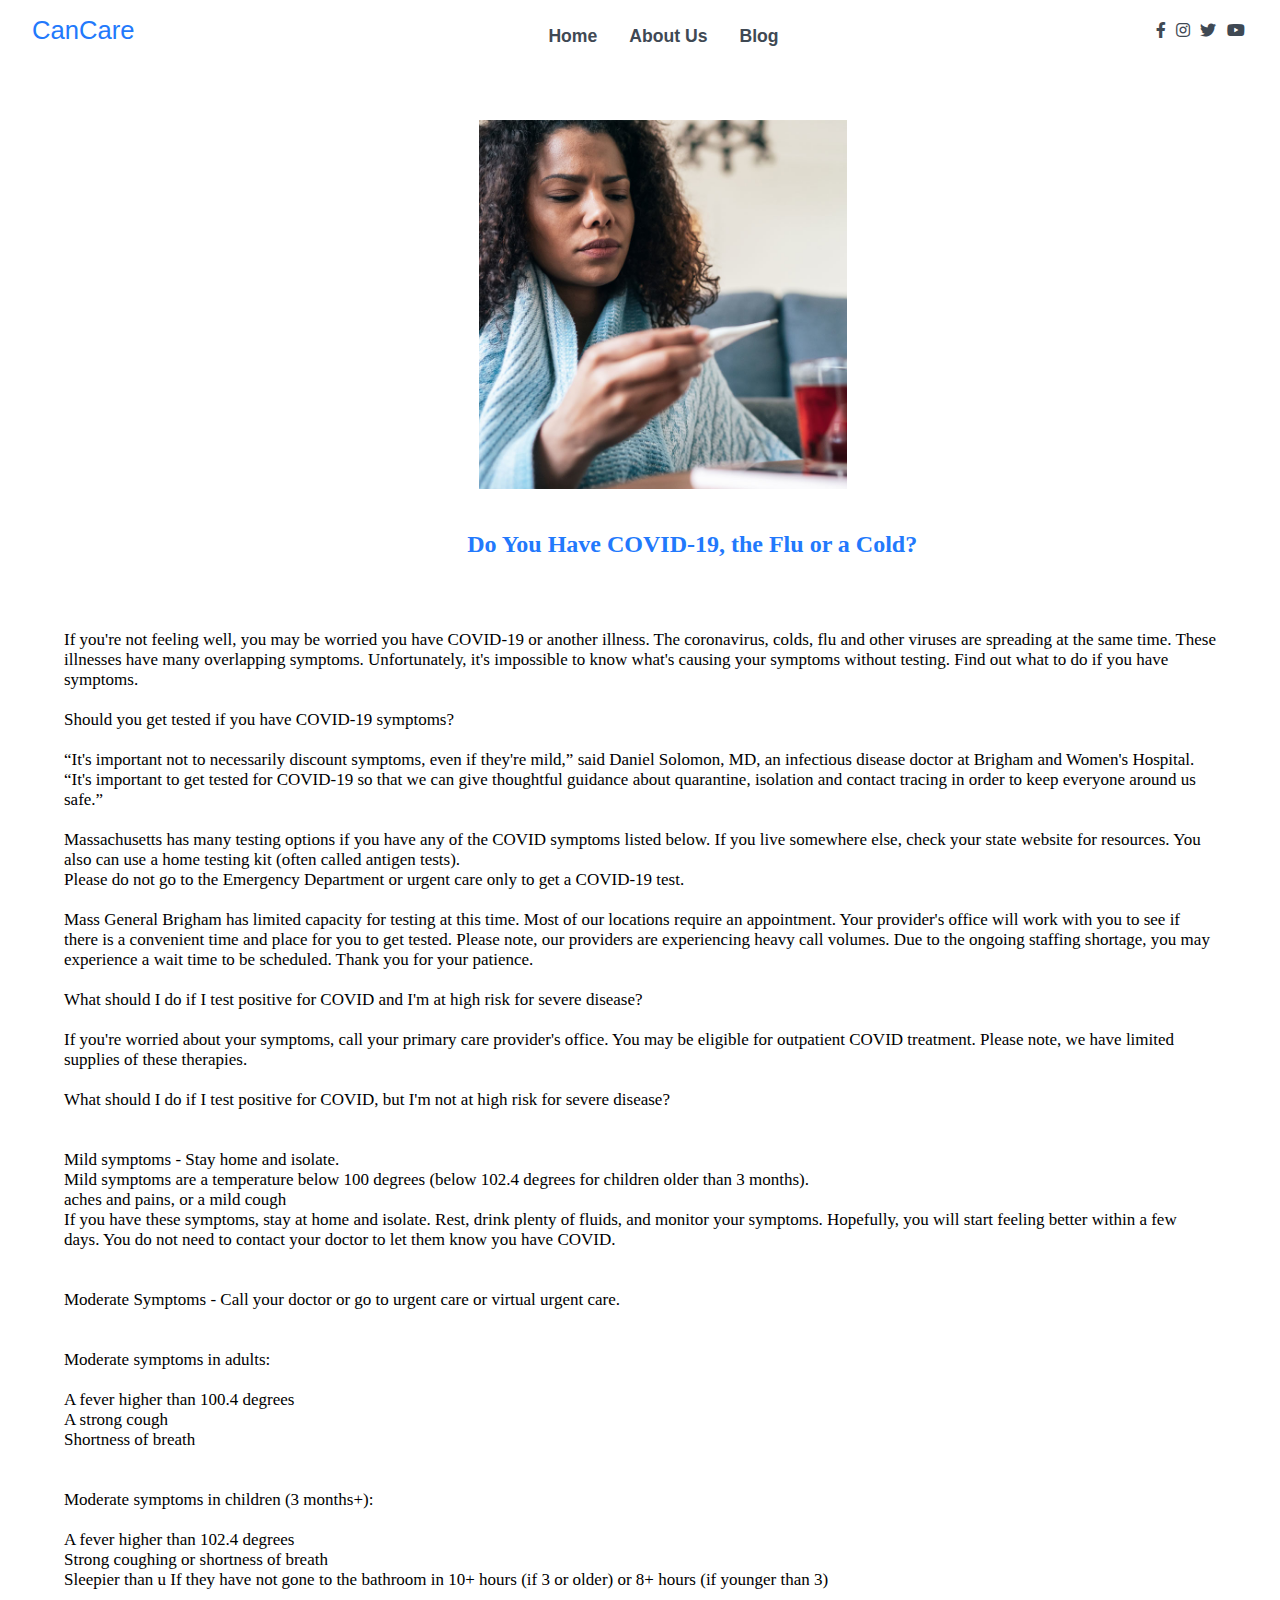
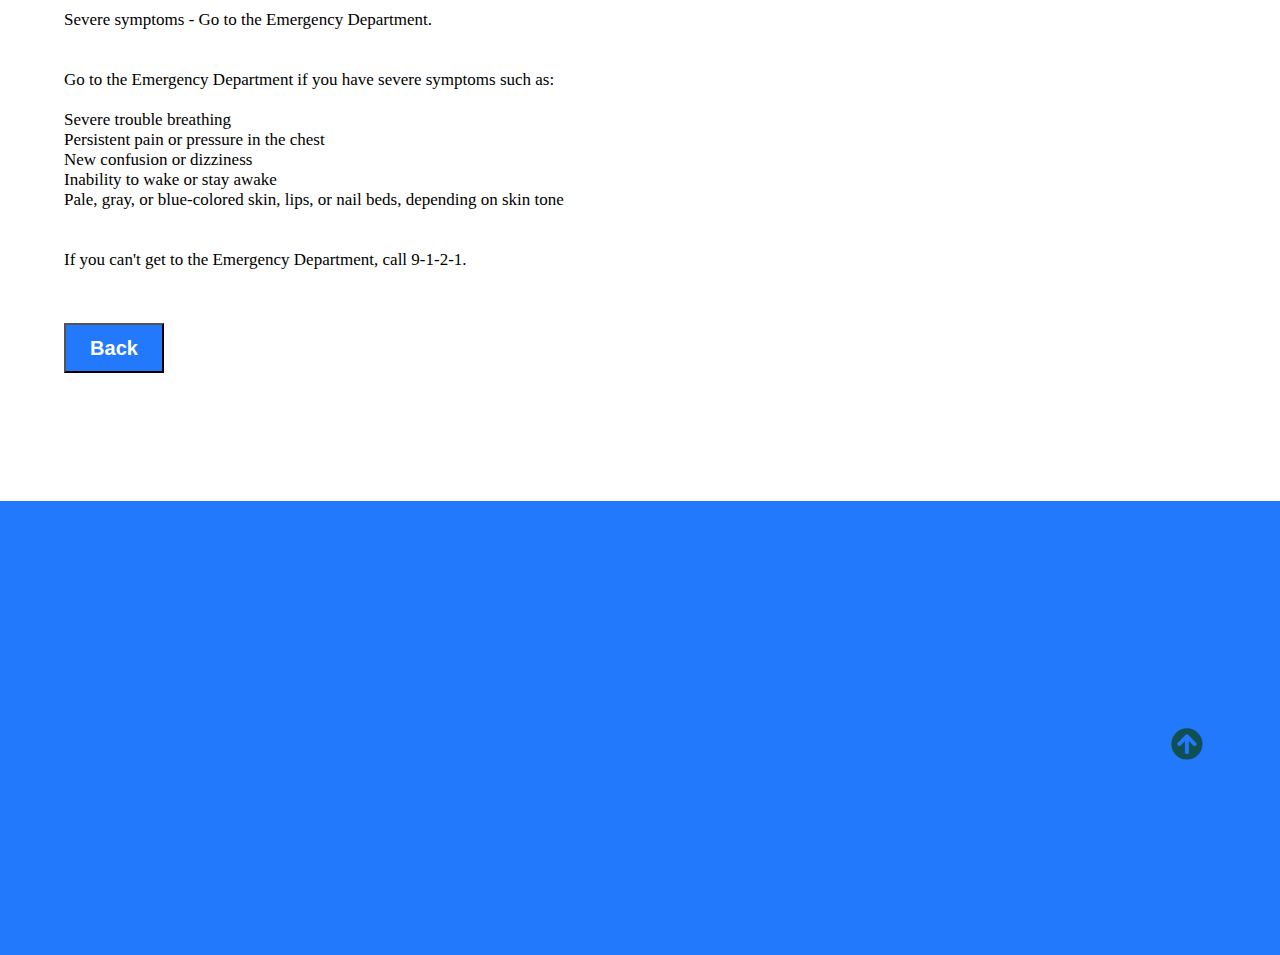
<file: blog/flu.html>
<!DOCTYPE html>
<html lang="en">

    <head>
        <meta charset="UTF-8">
        <meta name="viewport" content="width=device-width, initial-scale=1.0">
        <meta http-equiv="X-UA-Compatible" content="ie=edge">
        <title>CanCare</title>

        <!-- Font Awesome Icons -->
        <link rel="stylesheet" href="./cs/all.css">


        <!-- --------- Owl-Carousel ------------------->
        <link rel="stylesheet" href="./cs/owl.carousel.min.css">
        <link rel="stylesheet" href="./cs/owl.theme.default.min.css">

        <!-- ------------ AOS Library ------------------------- -->
        <link rel="stylesheet" href="./cs/aos.css">

        <!-- Custom Style   -->
        <link rel="stylesheet" href="./cs/S.css">
    </head>

    <body>

        <!-- ----------------------------  Navigation ---------------------------------------------- -->

        <nav class="nav">
            <div class="nav-menu flex-row">
                <div class="nav-brand">
                    <a href="https://hospitalcancare.github.io/CanCare/" class="text-gray">CanCare</a>
                </div>
                <div class="toggle-collapse">
                    <div class="toggle-icons">
                        <i class="fas fa-bars"></i>
                    </div>
                </div>
                <div>
                    <ul class="nav-items">
                        <li class="nav-link">
                            <a href="https://hospitalcancare.github.io/CanCare/">Home</a>
                        </li>
                        <li class="nav-link">
                            <a href="#foot">About Us</a>
                        </li>
                        <li class="nav-link">
                            <a href="https://hospitalcancare.github.io/CanCare/blog/blog.html">Blog</a>
                        </li>
                        
                    </ul>
                </div>
                <div class="social text-gray">
                    <a href="#"><i class="fab fa-facebook-f"></i></a>
                    <a href="#"><i class="fab fa-instagram"></i></a>
                    <a href="#"><i class="fab fa-twitter"></i></a>
                    <a href="#"><i class="fab fa-youtube"></i></a>
                </div>
            </div>
        </nav>

        <!-- ------------x---------------  Navigation --------------------------x------------------- -->

        <!----------------------------- Main Site Section ------------------------------>
        <main>
            <div class="flu">
                <div class="container">
                    <div class="flu-pic">
                        <img src="./cs/Blog-post/post-01.jpg" alt="post-1" style="width:50%;height:50%">
                    </div><br>
                    <h2>Do You Have COVID-19, the Flu or a Cold?</h2><br><br>
                    <div class="article">
                        <p>If you're not feeling well, you may be worried you have COVID-19 or another illness.
                            The coronavirus, colds, flu and other viruses are spreading at the same time.
                            These illnesses have many overlapping symptoms. Unfortunately, it's impossible to 
                            know what's causing your symptoms without testing. Find out what to do if you have symptoms.<br><br>
                            Should you get tested if you have COVID-19 symptoms?<br><br>
                            “It's important not to necessarily discount symptoms, even if they're mild,” said Daniel Solomon, MD, 
                            an infectious disease doctor at Brigham and Women's Hospital. “It's important to get tested for COVID-19 
                            so that we can give thoughtful guidance about quarantine, isolation and contact tracing in order to keep everyone around us safe.”<br><br>
                            Massachusetts has many testing options if you have any of the COVID symptoms listed below. If you live somewhere else,
                            check your state website for resources. You also can use a home testing kit (often called antigen tests).<br>
                            Please do not go to the Emergency Department or urgent care only to get a COVID-19 test.<br><br>
                            Mass General Brigham has limited capacity for testing at this time. Most of our locations require an 
                            appointment. Your provider's office will work with you to see if there is a convenient time and place 
                            for you to get tested. Please note, our providers are experiencing heavy call volumes. Due to the ongoing
                            staffing shortage, you may experience a wait time to be scheduled. Thank you for your patience.<br><br>
                            What should I do if I test positive for COVID and I'm at high risk for severe disease?<br><br>
                            If you're worried about your symptoms, call your primary care provider's office. You may be 
                            eligible for outpatient COVID treatment. Please note, we have limited supplies of these therapies.<br><br>

                            What should I do if I test positive for COVID, but I'm not at high risk for severe disease?<br><br><br>
                            
                            Mild symptoms - Stay home and isolate.<br>
                            Mild symptoms are a temperature below 100 degrees (below 102.4 degrees for children older than 3 months).<br>
                            aches and pains, or a mild cough<br>
                            If you have these symptoms, stay at home and isolate. Rest, drink plenty of 
                            fluids, and monitor your symptoms. Hopefully, you will start feeling better within a few days. You do not need to 
                            contact your doctor to let them know you have COVID.<br><br><br>

                            Moderate Symptoms - Call your doctor or go to urgent care or virtual urgent care.<br><br><br>
                            Moderate symptoms in adults:<br><br>

                            A fever higher than 100.4 degrees<br>
                            A strong cough<br>
                            Shortness of breath<br><br><br>
                            Moderate symptoms in children (3 months+):<br><br>

                            A fever higher than 102.4 degrees <br>
                            Strong coughing or shortness of breath<br>
                            Sleepier than u<sual<br>
                            If they have not gone to the bathroom in 10+ hours (if 3 or older) or 8+ hours (if younger than 3)<br><br>
                            Severe symptoms - Go to the Emergency Department.<br><br><br>
                            Go to the Emergency Department if you have severe symptoms such as:<br><br>

                            Severe trouble breathing<br>
                            Persistent pain or pressure in the chest<br>
                            New confusion or dizziness<br>
                            Inability to wake or stay awake<br>
                            Pale, gray, or blue-colored skin, lips, or nail beds, depending on skin tone<br><br><br>
                            If you can't get to the Emergency Department, call 9-1-2-1.

                        </p><br><br>
                        <a href="https://hospitalcancare.github.io/CanCare/blog/blog.html"><button class="flu-btn"> Back </button></a>
                    </div>   
                </div>
            </div>
            
            
        </main>

        

        <!---------------x------------- Main Site Section ---------------x-------------->


        <!-- --------------------------- Footer ---------------------------------------- -->

        <footer class="footer" id="foot">
            <div class="container">
                <div class="about-us" data-aos="fade-right" data-aos-delay="200">
                    <h2>About us</h2>
                    <p>CanCare Group has over two decades of experience in the 
                        healthcare sector, and is known for providing quality healthcare 
                        and valuable experience to all domestic and international patients. 
                        Our healthcare offerings are supported by a team of compassionate and 
                        dedicated medical professionals who have rich knowledge and experience in their respective domains.</p>
                </div>
                <div class="newsletter" data-aos="fade-right" data-aos-delay="200" style="margin-left: 160px">
                    <h4>Location:</h4>
                    <p style="color:#fff">CanCare Hospital xyz Road, 
                        44700, Maharashtra.
                    </p>
                    <h4>Email:</h4>
                    <p style="color:#fff">hospitalcancare@gmail.com</p>
                    <h4>Call:</h4>
                    <p style="color:#fff">+ 96748 86937</p>
                    
                </div>
                <div class="follow" data-aos="fade-left" data-aos-delay="200" style="margin-left: 155px">
                    <h2>Follow us</h2>
                    <p style="color:#fff">Let us be Social</p>
                    <div>
                        <i class="fab fa-facebook-f"></i>
                        <i class="fab fa-twitter"></i>
                        <i class="fab fa-instagram"></i>
                        <i class="fab fa-youtube"></i>
                    </div>
                </div>
            </div>
            
            <div class="move-up">
                <span><i class="fas fa-arrow-circle-up fa-2x"></i></span>
            </div>
        </footer>

        <!-- -------------x------------- Footer --------------------x------------------- -->

        <!-- Jquery Library file -->
        <script src="./j/Jquery3.4.1.min.js"></script>

        <!-- --------- Owl-Carousel js ------------------->
        <script src="./j/owl.carousel.min.js"></script>

        <!-- ------------ AOS js Library  ------------------------- -->
        <script src="./j/aos.js"></script>

        <!-- Custom Javascript file -->
        <script src="./j/main.js"></script>
    </body>

</html>
</file>
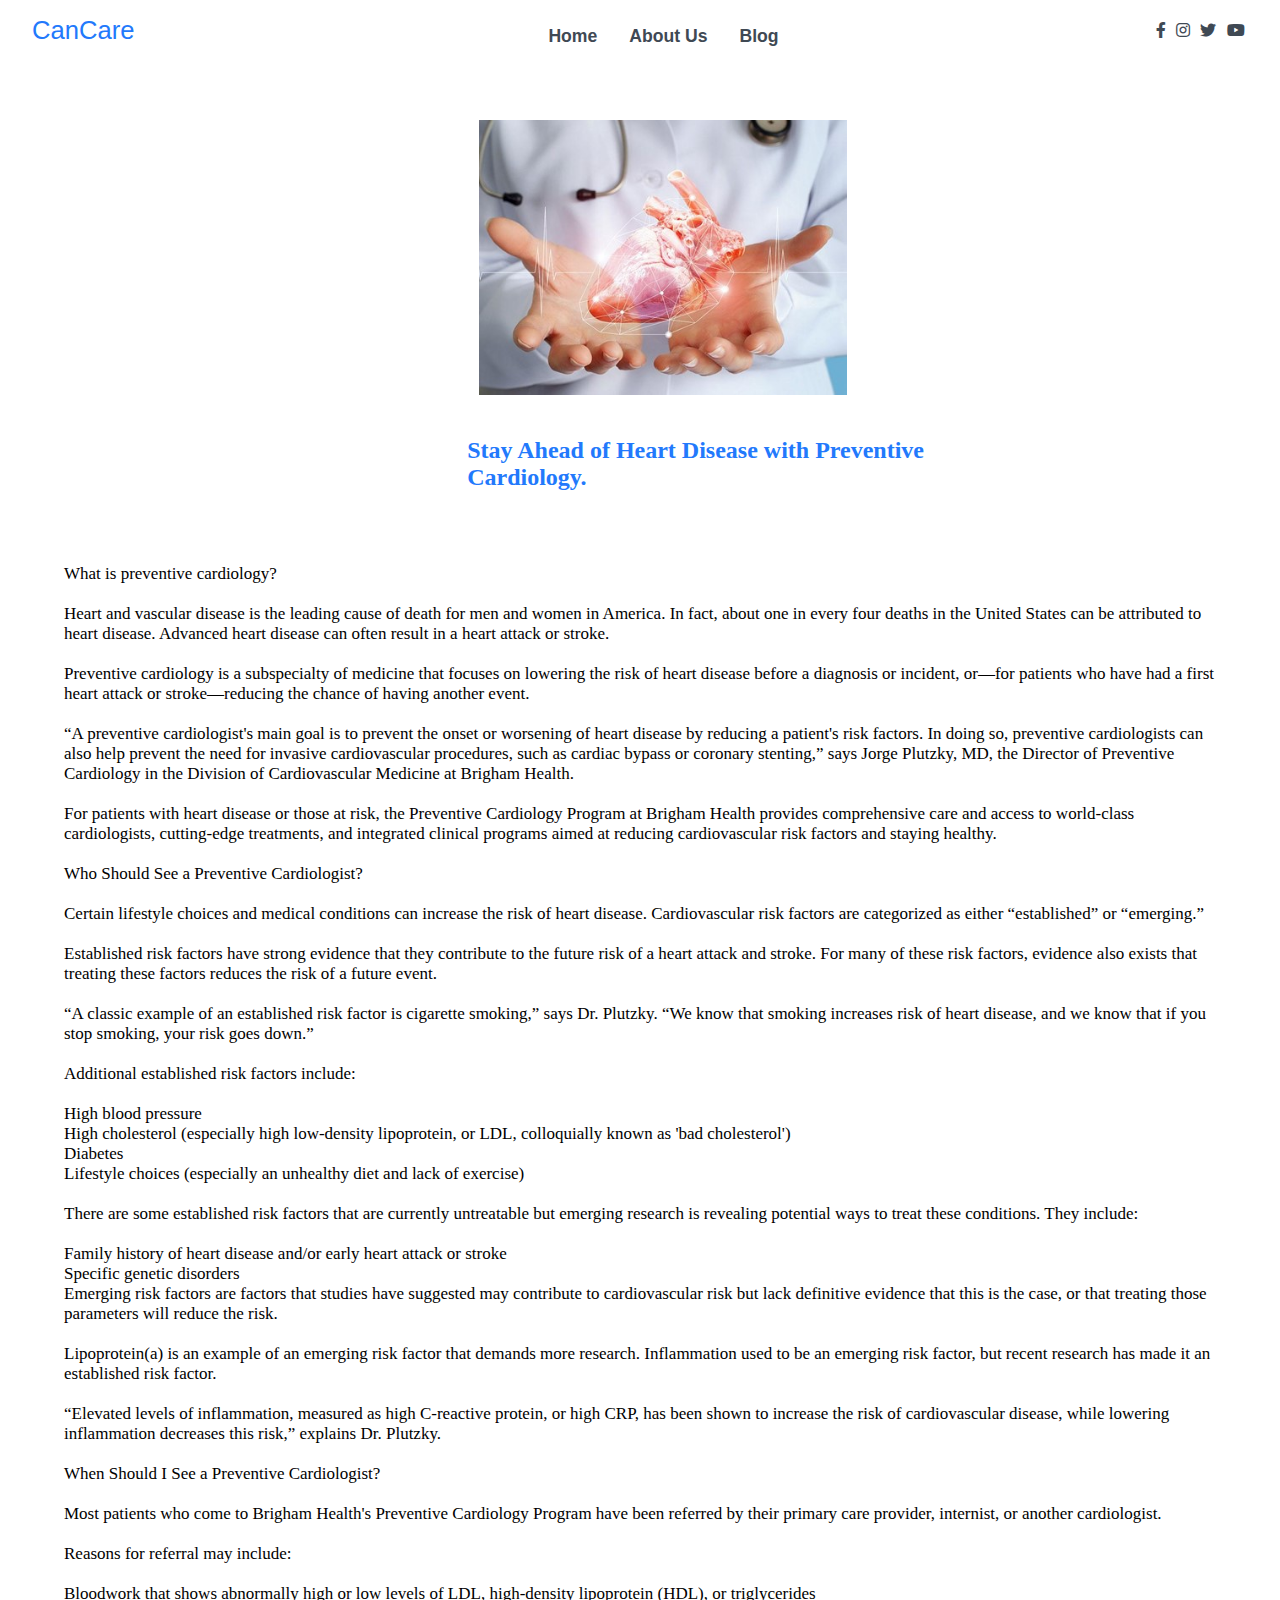
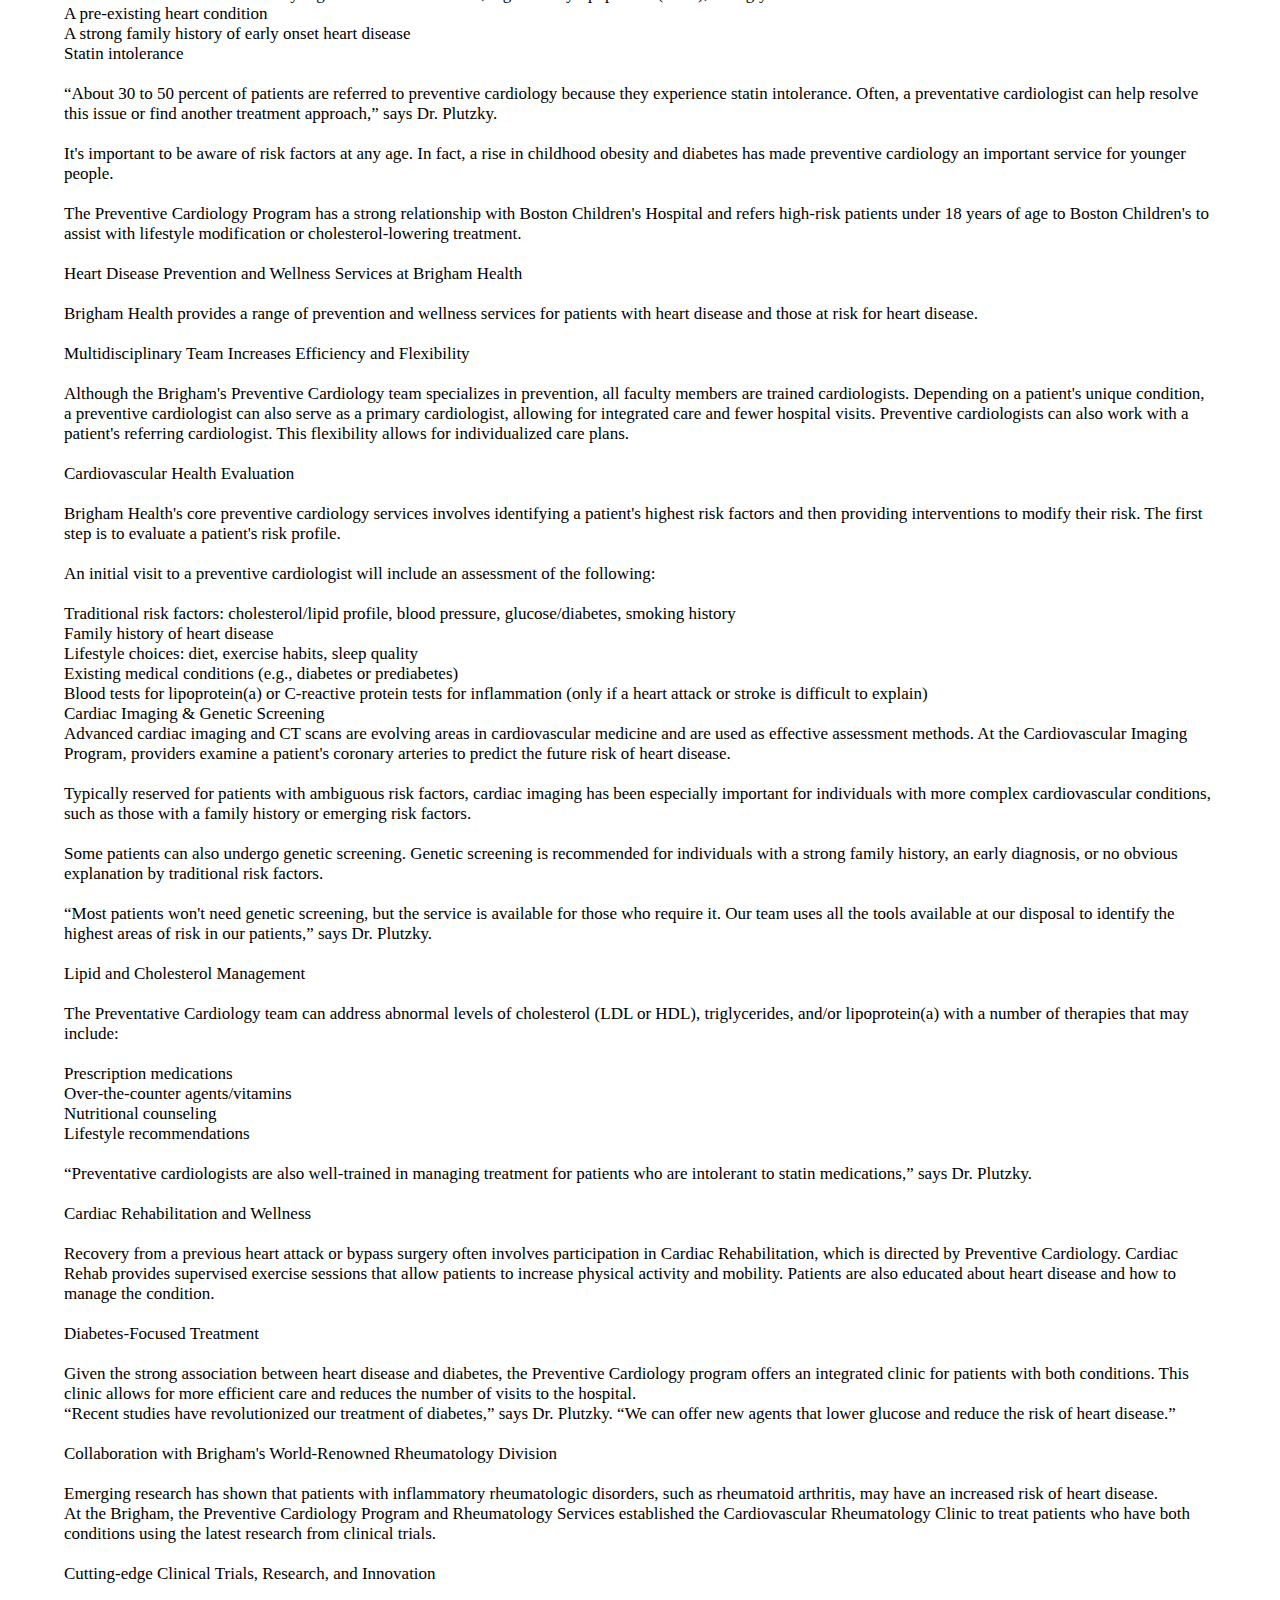
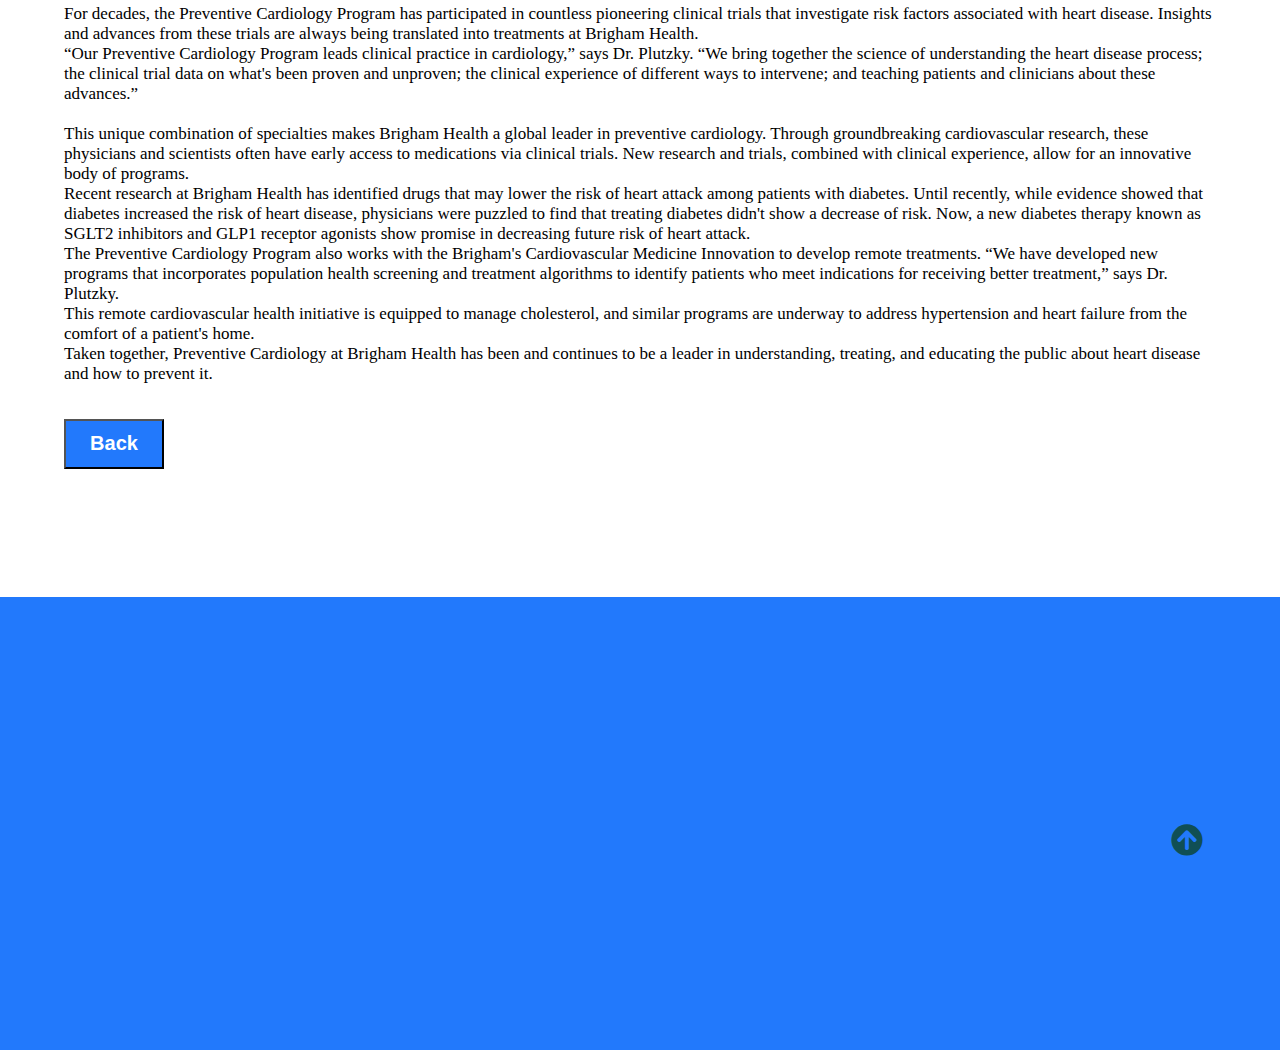
<file: blog/heart.html>
<!DOCTYPE html>
<html lang="en">

    <head>
        <meta charset="UTF-8">
        <meta name="viewport" content="width=device-width, initial-scale=1.0">
        <meta http-equiv="X-UA-Compatible" content="ie=edge">
        <title>CanCare</title>

        <!-- Font Awesome Icons -->
        <link rel="stylesheet" href="./cs/all.css">


        <!-- --------- Owl-Carousel ------------------->
        <link rel="stylesheet" href="./cs/owl.carousel.min.css">
        <link rel="stylesheet" href="./cs/owl.theme.default.min.css">

        <!-- ------------ AOS Library ------------------------- -->
        <link rel="stylesheet" href="./cs/aos.css">

        <!-- Custom Style   -->
        <link rel="stylesheet" href="./cs/S.css">
    </head>

    <body>

        <!-- ----------------------------  Navigation ---------------------------------------------- -->

        <nav class="nav">
            <div class="nav-menu flex-row">
                <div class="nav-brand">
                    <a href="#" class="text-gray">CanCare</a>
                </div>
                <div class="toggle-collapse">
                    <div class="toggle-icons">
                        <i class="fas fa-bars"></i>
                    </div>
                </div>
                <div>
                    <ul class="nav-items">
                        <li class="nav-link">
                            <a href="https://hospitalcancare.github.io/CanCare/">Home</a>
                        </li>
                        <li class="nav-link">
                            <a href="#foot">About Us</a>
                        </li>
                        <li class="nav-link">
                            <a href="https://hospitalcancare.github.io/CanCare/blog/blog.html">Blog</a>
                        </li>
                        
                    </ul>
                </div>
                <div class="social text-gray">
                    <a href="#"><i class="fab fa-facebook-f"></i></a>
                    <a href="#"><i class="fab fa-instagram"></i></a>
                    <a href="#"><i class="fab fa-twitter"></i></a>
                    <a href="#"><i class="fab fa-youtube"></i></a>
                </div>
            </div>
        </nav>

        <!-- ------------x---------------  Navigation --------------------------x------------------- -->

        <!----------------------------- Main Site Section ------------------------------>
        <main>
            <div class="flu">
                <div class="container">
                    <div class="flu-pic">
                        <img src="./cs/Blog-post/blog04.jpg" alt="post-1" style="width:50%;height:50%">
                    </div><br>
                    <h2>Stay Ahead of Heart Disease with Preventive <br>Cardiology.</h2><br><br>
                    <div class="article">
                        <p>What is preventive cardiology?<br><br>
                            Heart and vascular disease is the leading cause of death for men and women in America. In fact, about one in every four 
                            deaths in the United States can be attributed to heart disease. Advanced heart disease can often result in a heart attack 
                            or stroke.<br><br>
                            
                            Preventive cardiology is a subspecialty of medicine that focuses on lowering the risk of heart disease before a diagnosis or incident, 
                            or—for patients who have had a first heart attack or stroke—reducing the chance of having another event.<br><br>
                            
                            “A preventive cardiologist's main goal is to prevent the onset or worsening of heart disease by reducing a patient's risk factors. 
                            In doing so, preventive cardiologists can also help prevent the need for invasive cardiovascular procedures, such as cardiac bypass or 
                            coronary stenting,” says Jorge Plutzky, MD, the Director of Preventive Cardiology in the Division of Cardiovascular Medicine at Brigham 
                            Health.<br><br>
                            
                            For patients with heart disease or those at risk, the Preventive Cardiology Program at Brigham Health provides comprehensive care 
                            and access to world-class cardiologists, cutting-edge treatments, and integrated clinical programs aimed at reducing cardiovascular 
                            risk factors and staying healthy.<br><br>
                            
                            Who Should See a Preventive Cardiologist?<br><br>
                            Certain lifestyle choices and medical conditions can increase the risk of heart disease. Cardiovascular risk factors are categorized 
                            as either “established” or “emerging.”<br><br>
                            
                            Established risk factors have strong evidence that they contribute to the future risk of a heart attack and stroke. For many of these 
                            risk factors, evidence also exists that treating these factors reduces the risk of a future event.<br><br>
                            
                            “A classic example of an established risk factor is cigarette smoking,” says Dr. Plutzky. “We know that smoking increases risk of heart 
                            disease, and we know that if you stop smoking, your risk goes down.”<br><br>
                            
                            Additional established risk factors include:<br><br>
                            
                            High blood pressure<br>
                            High cholesterol (especially high low-density lipoprotein, or LDL, colloquially known as 'bad cholesterol')<br>
                            Diabetes<br>
                            Lifestyle choices (especially an unhealthy diet and lack of exercise)<br><br>
                            There are some established risk factors that are currently untreatable but emerging research is revealing potential ways to treat these 
                            conditions. They include:<br><br>
                            
                            Family history of heart disease and/or early heart attack or stroke<br>
                            Specific genetic disorders<br>
                            Emerging risk factors are factors that studies have suggested may contribute to cardiovascular risk but lack definitive evidence that this 
                            is the case, or that treating those parameters will reduce the risk.<br><br>
                            
                            Lipoprotein(a) is an example of an emerging risk factor that demands more research. Inflammation used to be an emerging risk factor, but 
                            recent research has made it an established risk factor.<br><br>
                            
                            “Elevated levels of inflammation, measured as high C-reactive protein, or high CRP, has been shown to increase the risk of cardiovascular 
                            disease, while lowering inflammation decreases this risk,” explains Dr. Plutzky.<br><br>
                            
                            When Should I See a Preventive Cardiologist?<br><br>
                            Most patients who come to Brigham Health's Preventive Cardiology Program have been referred by their primary care provider, internist, or 
                            another cardiologist.<br><br>
                            
                            Reasons for referral may include:<br><br>
                            
                            Bloodwork that shows abnormally high or low levels of LDL, high-density lipoprotein (HDL), or triglycerides<br>
                            A pre-existing heart condition<br>
                            A strong family history of early onset heart disease<br>
                            Statin intolerance<br><br>
                            “About 30 to 50 percent of patients are referred to preventive cardiology because they experience statin intolerance. Often, a preventative 
                            cardiologist can help resolve this issue or find another treatment approach,” says Dr. Plutzky.<br><br>
                            
                            It's important to be aware of risk factors at any age. In fact, a rise in childhood obesity and diabetes has made preventive cardiology an 
                            important service for younger people.<br><br>
                            
                            The Preventive Cardiology Program has a strong relationship with Boston Children's Hospital and refers high-risk patients under 18 years 
                            of age to Boston Children's to assist with lifestyle modification or cholesterol-lowering treatment.<br><br>
                            
                            Heart Disease Prevention and Wellness Services at Brigham Health<br><br>
                            Brigham Health provides a range of prevention and wellness services for patients with heart disease and those at risk for heart disease.<br><br>
                            
                            Multidisciplinary Team Increases Efficiency and Flexibility<br><br>
                            Although the Brigham's Preventive Cardiology team specializes in prevention, all faculty members are trained cardiologists. Depending on a 
                            patient's unique condition, a preventive cardiologist can also serve as a primary cardiologist, allowing for integrated care and fewer hospital 
                            visits. Preventive cardiologists can also work with a patient's referring cardiologist. This flexibility allows for individualized care 
                            plans.<br><br>
                            
                            Cardiovascular Health Evaluation<br><br>
                            Brigham Health's core preventive cardiology services involves identifying a patient's highest risk factors and then providing interventions 
                            to modify their risk. The first step is to evaluate a patient's risk profile.<br><br>
                            
                            An initial visit to a preventive cardiologist will include an assessment of the following:<br><br>
                            
                            Traditional risk factors: cholesterol/lipid profile, blood pressure, glucose/diabetes, smoking history<br>
                            Family history of heart disease<br>
                            Lifestyle choices: diet, exercise habits, sleep quality<br>
                            Existing medical conditions (e.g., diabetes or prediabetes)<br>
                            Blood tests for lipoprotein(a) or C-reactive protein tests for inflammation (only if a heart attack or stroke is difficult to explain)<br>
                            Cardiac Imaging & Genetic Screening<br>
                            Advanced cardiac imaging and CT scans are evolving areas in cardiovascular medicine and are used as effective assessment methods. At the 
                            Cardiovascular Imaging Program, providers examine a patient's coronary arteries to predict the future risk of heart disease.<br><br>
                            
                            Typically reserved for patients with ambiguous risk factors, cardiac imaging has been especially important for individuals with more 
                            complex cardiovascular conditions, such as those with a family history or emerging risk factors.<br><br>
                            
                            Some patients can also undergo genetic screening. Genetic screening is recommended for individuals with a strong family history, an early 
                            diagnosis, or no obvious explanation by traditional risk factors.<br><br>
                            
                            “Most patients won't need genetic screening, but the service is available for those who require it. Our team uses all the tools available 
                            at our disposal to identify the highest areas of risk in our patients,” says Dr. Plutzky.<br><br>
                            
                            Lipid and Cholesterol Management<br><br>
                            The Preventative Cardiology team can address abnormal levels of cholesterol (LDL or HDL), triglycerides, and/or lipoprotein(a) 
                            with a number of therapies that may include:<br><br>
                            
                            Prescription medications<br>
                            Over-the-counter agents/vitamins<br>
                            Nutritional counseling<br>
                            Lifestyle recommendations<br><br>
                            “Preventative cardiologists are also well-trained in managing treatment for patients who are intolerant to statin medications,” 
                            says Dr. Plutzky.<br><br>
                            
                            Cardiac Rehabilitation and Wellness<br><br>
                            Recovery from a previous heart attack or bypass surgery often involves participation in Cardiac Rehabilitation, which is directed 
                            by Preventive Cardiology. Cardiac Rehab provides supervised exercise sessions that allow patients to increase physical activity and 
                            mobility. Patients are also educated about heart disease and how to manage the condition.<br><br>
                            
                            Diabetes-Focused Treatment<br><br>
                            Given the strong association between heart disease and diabetes, the Preventive Cardiology program offers an integrated clinic 
                            for patients with both conditions. This clinic allows for more efficient care and reduces the number of visits to the hospital.<br>
                            
                            “Recent studies have revolutionized our treatment of diabetes,” says Dr. Plutzky. “We can offer new agents that lower glucose and 
                            reduce the risk of heart disease.”<br><br>
                            
                            Collaboration with Brigham's World-Renowned Rheumatology Division<br><br>
                            Emerging research has shown that patients with inflammatory rheumatologic disorders, such as rheumatoid arthritis, may have an 
                            increased risk of heart disease.<br>
                            
                            At the Brigham, the Preventive Cardiology Program and Rheumatology Services established the Cardiovascular Rheumatology Clinic to 
                            treat patients who have both conditions using the latest research from clinical trials.<br><br>
                            
                            Cutting-edge Clinical Trials, Research, and Innovation<br><br>
                            For decades, the Preventive Cardiology Program has participated in countless pioneering clinical trials that investigate risk 
                            factors associated with heart disease. Insights and advances from these trials are always being translated into treatments at 
                            Brigham Health.<br>
                            
                            “Our Preventive Cardiology Program leads clinical practice in cardiology,” says Dr. Plutzky. “We bring together the science of 
                            understanding the heart disease process; the clinical trial data on what's been proven and unproven; the clinical experience of 
                            different ways to intervene; and teaching patients and clinicians about these advances.”<br><br>
                            
                            This unique combination of specialties makes Brigham Health a global leader in preventive cardiology. Through groundbreaking 
                            cardiovascular research, these physicians and scientists often have early access to medications via clinical trials. New research 
                            and trials, combined with clinical experience, allow for an innovative body of programs.<br>
                            
                            Recent research at Brigham Health has identified drugs that may lower the risk of heart attack among patients with diabetes. 
                            Until recently, while evidence showed that diabetes increased the risk of heart disease, physicians were puzzled to find that 
                            treating diabetes didn't show a decrease of risk. Now, a new diabetes therapy known as SGLT2 inhibitors and GLP1 receptor agonists 
                            show promise in decreasing future risk of heart attack.<br>
                            
                            The Preventive Cardiology Program also works with the Brigham's Cardiovascular Medicine Innovation to develop remote treatments. 
                            “We have developed new programs that incorporates population health screening and treatment algorithms to identify patients who meet 
                            indications for receiving better treatment,” says Dr. Plutzky.<br>
                            
                            This remote cardiovascular health initiative is equipped to manage cholesterol, and similar programs are underway to address 
                            hypertension and heart failure from the comfort of a patient's home.<br>
                            
                            Taken together, Preventive Cardiology at Brigham Health has been and continues to be a leader in understanding, treating, and 
                            educating the public about heart disease and how to prevent it.<br>

                        </p><br>
                        <a href="https://hospitalcancare.github.io/CanCare/blog/blog.html"><button class="flu-btn"> Back </button></a>
                    </div>   
                </div>
            </div>
            
            
        </main>

        

        <!---------------x------------- Main Site Section ---------------x-------------->


        <!-- --------------------------- Footer ---------------------------------------- -->

        <footer class="footer" id="foot">
            <div class="container">
                <div class="about-us" data-aos="fade-right" data-aos-delay="200">
                    <h2>About us</h2>
                    <p>CanCare Group has over two decades of experience in the 
                        healthcare sector, and is known for providing quality healthcare 
                        and valuable experience to all domestic and international patients. 
                        Our healthcare offerings are supported by a team of compassionate and 
                        dedicated medical professionals who have rich knowledge and experience in their respective domains.</p>
                </div>
                <div class="newsletter" data-aos="fade-right" data-aos-delay="200" style="margin-left: 160px">
                    <h4>Location:</h4>
                    <p style="color:#fff">CanCare Hospital xyz Road, 
                        44700, Maharashtra.
                    </p>
                    <h4>Email:</h4>
                    <p style="color:#fff">hospitalcancare@gmail.com</p>
                    <h4>Call:</h4>
                    <p style="color:#fff">+ 96748 86937</p>
                    
                </div>
                <div class="follow" data-aos="fade-left" data-aos-delay="200" style="margin-left: 155px">
                    <h2>Follow us</h2>
                    <p style="color:#fff">Let us be Social</p>
                    <div>
                        <i class="fab fa-facebook-f"></i>
                        <i class="fab fa-twitter"></i>
                        <i class="fab fa-instagram"></i>
                        <i class="fab fa-youtube"></i>
                    </div>
                </div>
            </div>
            
            <div class="move-up">
                <span><i class="fas fa-arrow-circle-up fa-2x"></i></span>
            </div>
        </footer>

        <!-- -------------x------------- Footer --------------------x------------------- -->

        <!-- Jquery Library file -->
        <script src="./j/Jquery3.4.1.min.js"></script>

        <!-- --------- Owl-Carousel js ------------------->
        <script src="./j/owl.carousel.min.js"></script>

        <!-- ------------ AOS js Library  ------------------------- -->
        <script src="./j/aos.js"></script>

        <!-- Custom Javascript file -->
        <script src="./j/main.js"></script>
    </body>

</html>
</file>
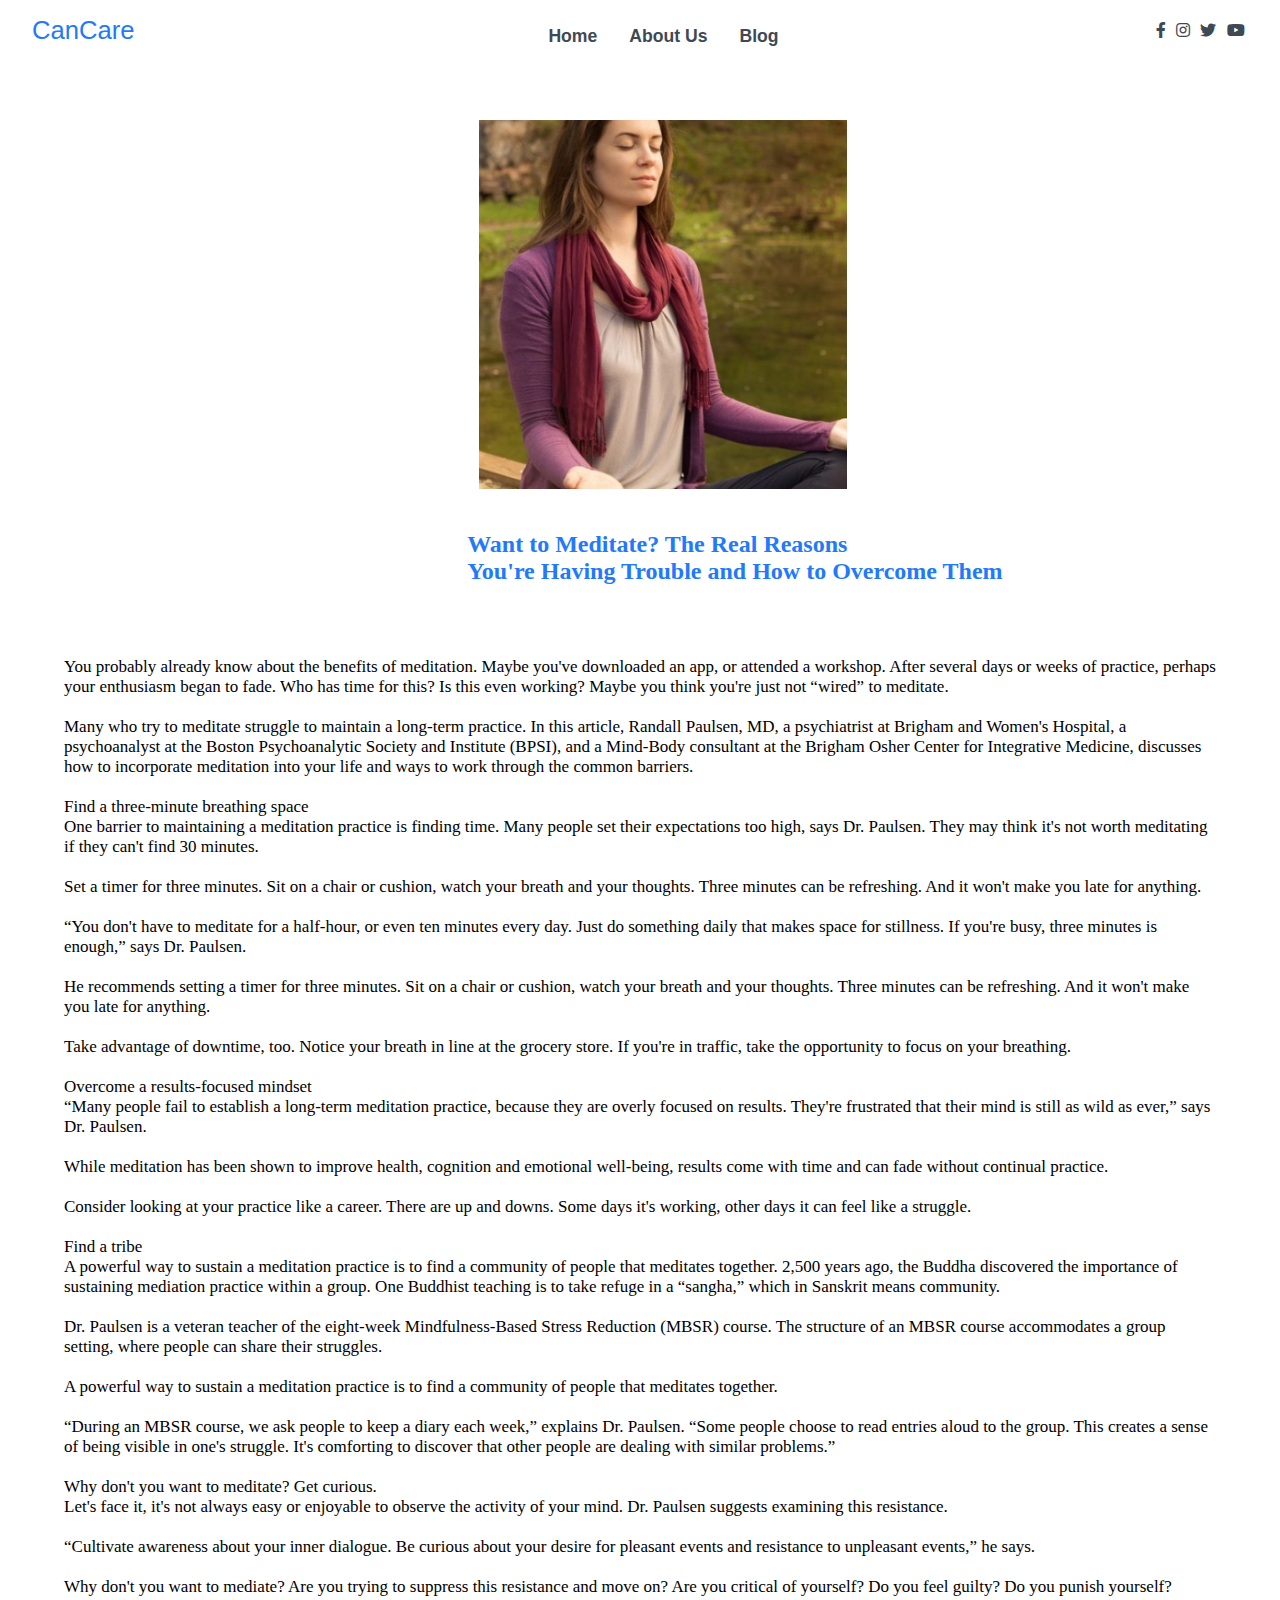
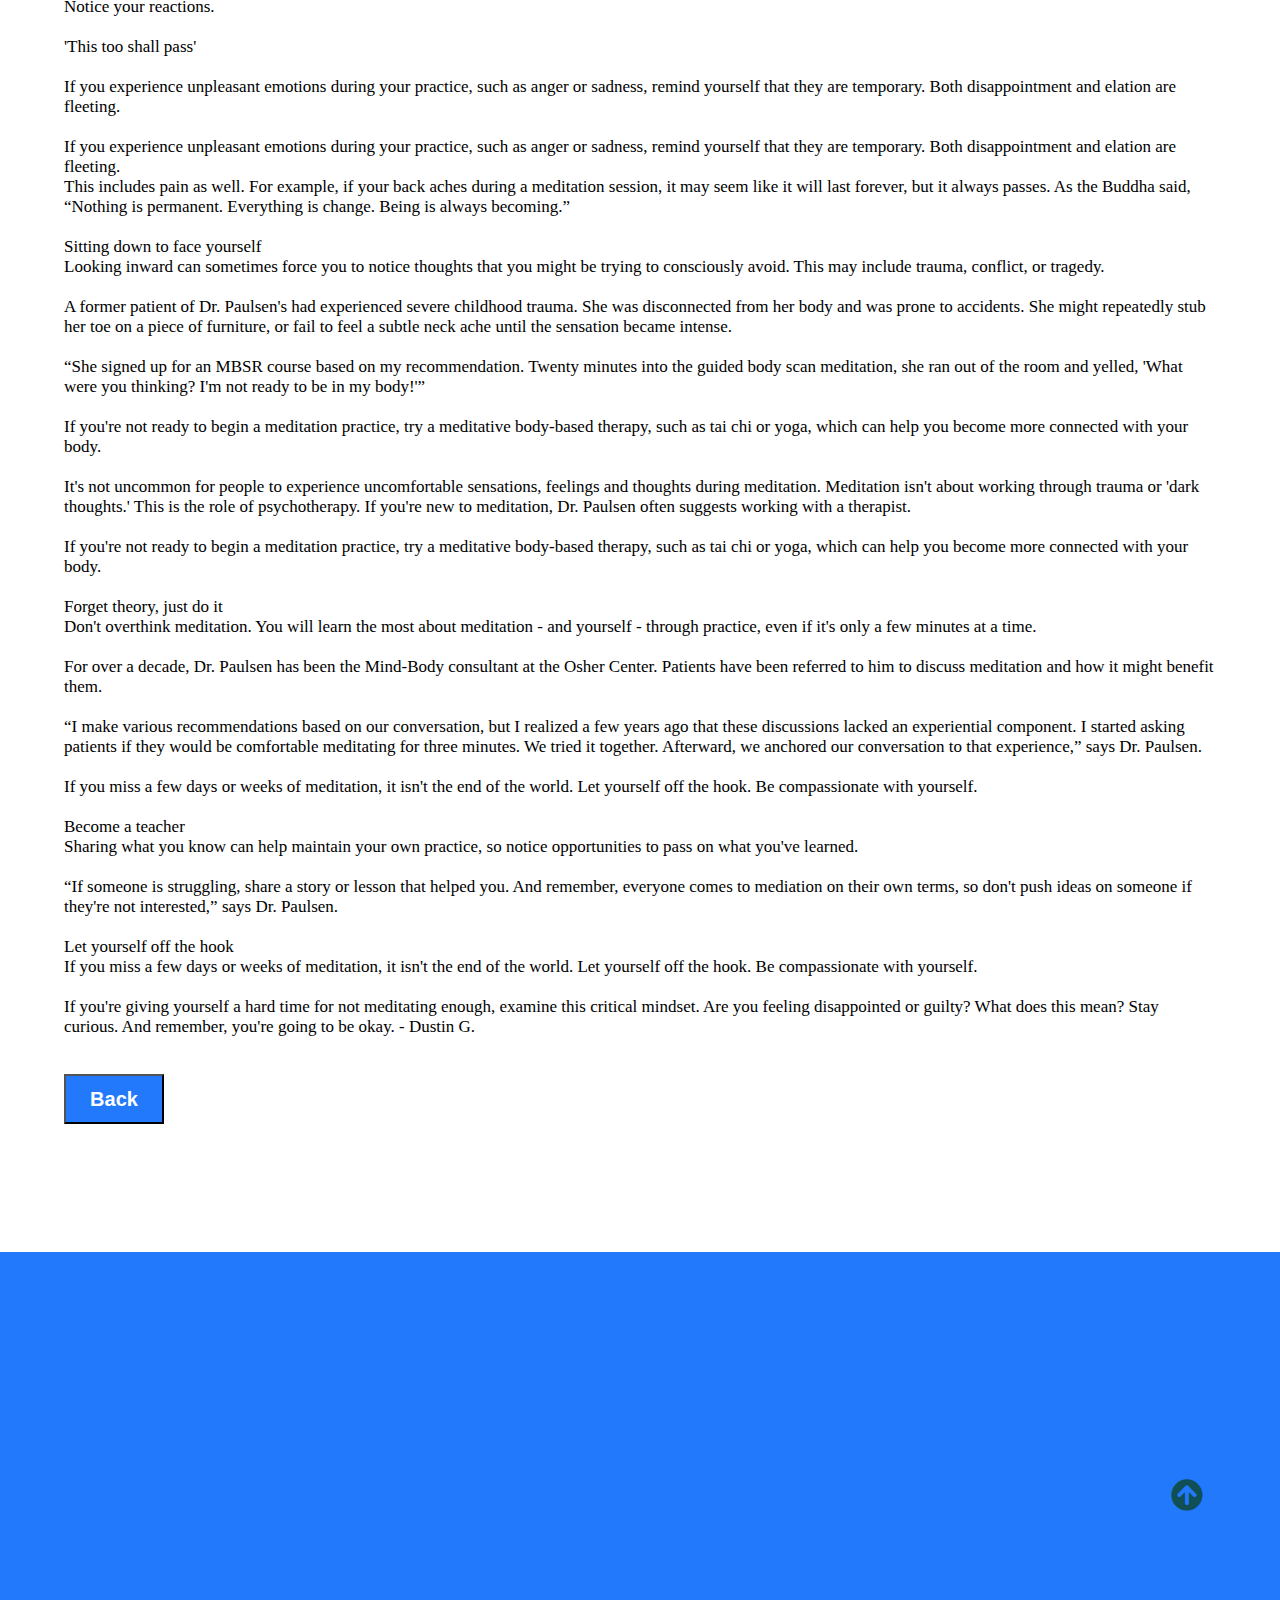
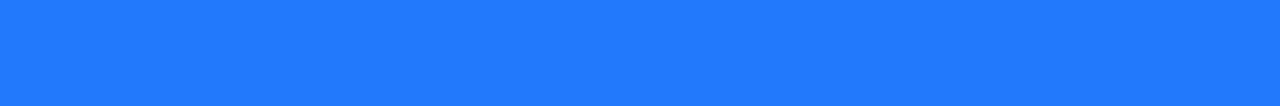
<file: blog/meditate.html>
<!DOCTYPE html>
<html lang="en">

    <head>
        <meta charset="UTF-8">
        <meta name="viewport" content="width=device-width, initial-scale=1.0">
        <meta http-equiv="X-UA-Compatible" content="ie=edge">
        <title>CanCare</title>

        <!-- Font Awesome Icons -->
        <link rel="stylesheet" href="./cs/all.css">


        <!-- --------- Owl-Carousel ------------------->
        <link rel="stylesheet" href="./cs/owl.carousel.min.css">
        <link rel="stylesheet" href="./cs/owl.theme.default.min.css">

        <!-- ------------ AOS Library ------------------------- -->
        <link rel="stylesheet" href="./cs/aos.css">

        <!-- Custom Style   -->
        <link rel="stylesheet" href="./cs/S.css">

    </head>

    <body>

        <!-- ----------------------------  Navigation ---------------------------------------------- -->

        <nav class="nav">
            <div class="nav-menu flex-row">
                <div class="nav-brand">
                    <a href="#" class="text-gray">CanCare</a>
                </div>
                <div class="toggle-collapse">
                    <div class="toggle-icons">
                        <i class="fas fa-bars"></i>
                    </div>
                </div>
                <div>
                    <ul class="nav-items">
                        <li class="nav-link">
                            <a href="https://hospitalcancare.github.io/CanCare/">Home</a>
                        </li>
                        <li class="nav-link">
                            <a href="#foot">About Us</a>
                        </li>
                        <li class="nav-link">
                            <a href="https://hospitalcancare.github.io/CanCare/blog/blog.html">Blog</a>
                        </li>
                        
                    </ul>
                </div>
                <div class="social text-gray">
                    <a href="#"><i class="fab fa-facebook-f"></i></a>
                    <a href="#"><i class="fab fa-instagram"></i></a>
                    <a href="#"><i class="fab fa-twitter"></i></a>
                    <a href="#"><i class="fab fa-youtube"></i></a>
                </div>
            </div>
        </nav>

        <!-- ------------x---------------  Navigation --------------------------x------------------- -->

        <!----------------------------- Main Site Section ------------------------------>
        <main>
            <div class="flu">
                <div class="container">
                    <div class="flu-pic">
                        <img src="./cs/Blog-post/post-03.jpg" alt="post-1" style="width:50%;height:50%">
                    </div><br>
                    <h2>Want to Meditate? The Real Reasons<br> You're Having Trouble and How to Overcome Them</h2><br><br>
                    <div class="article">
                        <p>You probably already know about the benefits of meditation. Maybe you've downloaded an app, 
                            or attended a workshop. After several days or weeks of practice, perhaps your enthusiasm began to fade. 
                            Who has time for this? Is this even working? Maybe you think you're just not “wired” to meditate.<br><br>

                            Many who try to meditate struggle to maintain a long-term practice. In this article, 
                            Randall Paulsen, MD, a psychiatrist at Brigham and Women's Hospital, a psychoanalyst at 
                            the Boston Psychoanalytic Society and Institute (BPSI), and a Mind-Body consultant at the 
                            Brigham Osher Center for Integrative Medicine, discusses how to incorporate meditation into your 
                            life and ways to work through the common barriers.<br><br>
                            
                            Find a three-minute breathing space<br>
                            One barrier to maintaining a meditation practice is finding time. 
                            Many people set their expectations too high, says Dr. Paulsen. They may think it's not worth meditating 
                            if they can't find 30 minutes.<br><br>
                            
                            Set a timer for three minutes. Sit on a chair or cushion, watch your breath and your thoughts. 
                            Three minutes can be refreshing. And it won't make you late for anything.<br><br>
                            
                            “You don't have to meditate for a half-hour, or even ten minutes every day. Just do something 
                            daily that makes space for stillness. If you're busy, three minutes is enough,” says Dr. Paulsen.<br><br>
                            
                            He recommends setting a timer for three minutes. Sit on a chair or cushion, watch your breath and your
                            thoughts. Three minutes can be refreshing. And it won't make you late for anything.<br><br>
                            
                            Take advantage of downtime, too. Notice your breath in line at the grocery store. If you're in traffic,
                            take the opportunity to focus on your breathing.<br><br>
                            
                            Overcome a results-focused mindset<br>
                            “Many people fail to establish a long-term meditation practice, because they are overly focused on results. 
                            They're frustrated that their mind is still as wild as ever,” says Dr. Paulsen.<br><br>
                            
                            While meditation has been shown to improve health, cognition and emotional well-being, results come with 
                            time and can fade without continual practice.<br><br>
                            
                            Consider looking at your practice like a career. There are up and downs. Some days it's working, other days 
                            it can feel like a struggle.<br><br>
                            
                            Find a tribe<br>
                            A powerful way to sustain a meditation practice is to find a community of people that meditates together. 
                            2,500 years ago, the Buddha discovered the importance of sustaining mediation practice within a group. 
                            One Buddhist teaching is to take refuge in a “sangha,” which in Sanskrit means community.<br><br>
                            
                            Dr. Paulsen is a veteran teacher of the eight-week Mindfulness-Based Stress Reduction (MBSR) course. 
                            The structure of an MBSR course accommodates a group setting, where people can share their struggles.<br><br>
                            
                            A powerful way to sustain a meditation practice is to find a community of people that meditates together.<br><br>
                            
                            “During an MBSR course, we ask people to keep a diary each week,” explains Dr. Paulsen. “Some people choose to 
                            read entries aloud to the group. This creates a sense of being visible in one's struggle. It's comforting to 
                            discover that other people are dealing with similar problems.”<br><br>
                            
                            Why don't you want to meditate? Get curious.<br>
                            Let's face it, it's not always easy or enjoyable to observe the activity of your mind. 
                            Dr. Paulsen suggests examining this resistance.<br><br>
                            
                            “Cultivate awareness about your inner dialogue. Be curious about your desire for pleasant 
                            events and resistance to unpleasant events,” he says.<br><br>
                            
                            Why don't you want to mediate? Are you trying to suppress this resistance and move on? Are you 
                            critical of yourself? Do you feel guilty? Do you punish yourself? Notice your reactions.<br><br>
                            
                            'This too shall pass'<br><br>
                            If you experience unpleasant emotions during your practice, such as anger or sadness, remind yourself 
                            that they are temporary. Both disappointment and elation are fleeting.<br><br>
                            
                            If you experience unpleasant emotions during your practice, such as anger or sadness, remind yourself 
                            that they are temporary. Both disappointment and elation are fleeting.<br>
                            
                            This includes pain as well. For example, if your back aches during a meditation session, 
                            it may seem like it will last forever, but it always passes. As the Buddha said, “Nothing is permanent. 
                            Everything is change. Being is always becoming.”<br><br>
                            
                            Sitting down to face yourself<br>
                            Looking inward can sometimes force you to notice thoughts that you might be trying to consciously avoid. 
                            This may include trauma, conflict, or tragedy.<br><br>
                            
                            A former patient of Dr. Paulsen's had experienced severe childhood trauma. 
                            She was disconnected from her body and was prone to accidents. She might repeatedly stub 
                            her toe on a piece of furniture, or fail to feel a subtle neck ache until the sensation became intense.<br><br>
                            
                            “She signed up for an MBSR course based on my recommendation. Twenty minutes into the guided body scan 
                            meditation, she ran out of the room and yelled, 'What were you thinking? I'm not ready to be in my body!'”<br><br>
                            
                            If you're not ready to begin a meditation practice, try a meditative body-based therapy, such as tai chi 
                            or yoga, which can help you become more connected with your body.<br><br>
                            
                            It's not uncommon for people to experience uncomfortable sensations, feelings and thoughts during 
                            meditation. Meditation isn't about working through trauma or 'dark thoughts.' This is the role of 
                            psychotherapy. If you're new to meditation, Dr. Paulsen often suggests working with a therapist.<br><br>
                            
                            If you're not ready to begin a meditation practice, try a meditative body-based therapy, 
                            such as tai chi or yoga, which can help you become more connected with your body.<br><br>
                            
                            Forget theory, just do it<br>
                            Don't overthink meditation. You will learn the most about meditation - and yourself - through practice, 
                            even if it's only a few minutes at a time.<br><br>
                            
                            For over a decade, Dr. Paulsen has been the Mind-Body consultant at the Osher Center. 
                            Patients have been referred to him to discuss meditation and how it might benefit them.<br><br>
                            
                            “I make various recommendations based on our conversation, but I realized a few years ago 
                            that these discussions lacked an experiential component. I started asking patients if they
                            would be comfortable meditating for three minutes. We tried it together. Afterward, we anchored 
                            our conversation to that experience,” says Dr. Paulsen.<br><br>
                            
                            If you miss a few days or weeks of meditation, it isn't the end of the world. Let yourself off the hook. 
                            Be compassionate with yourself.<br><br>
                            Become a teacher<br>
                            Sharing what you know can help maintain your own practice, so notice opportunities to pass on what you've 
                            learned.<br><br>
                            
                            “If someone is struggling, share a story or lesson that helped you. And remember, everyone comes to 
                            mediation on their own terms, so don't push ideas on someone if they're not interested,” says Dr. Paulsen.<br><br>
                            
                            Let yourself off the hook<br>
                            If you miss a few days or weeks of meditation, it isn't the end of the world. Let yourself off the hook. 
                            Be compassionate with yourself.<br><br>
                            
                            If you're giving yourself a hard time for not meditating enough, examine this critical mindset. 
                            Are you feeling disappointed or guilty? What does this mean? Stay curious. And remember, 
                            you're going to be okay.
                            
                            - Dustin G.<br><br>
                        </p>
                        <a href="https://hospitalcancare.github.io/CanCare/blog/blog.html"><button class="flu-btn"> Back </button></a>
                    </div>   
                </div>
            </div>
            
            
        </main>

        

        <!---------------x------------- Main Site Section ---------------x-------------->


        <!-- --------------------------- Footer ---------------------------------------- -->

        <footer class="footer" id="foot">
            <div class="container">
                <div class="about-us" data-aos="fade-right" data-aos-delay="200">
                    <h2>About us</h2>
                    <p>CanCare Group has over two decades of experience in the 
                        healthcare sector, and is known for providing quality healthcare 
                        and valuable experience to all domestic and international patients. 
                        Our healthcare offerings are supported by a team of compassionate and 
                        dedicated medical professionals who have rich knowledge and experience in their respective domains.</p>
                </div>
                <div class="newsletter" data-aos="fade-right" data-aos-delay="200" style="margin-left: 160px">
                    <h4>Location:</h4>
                    <p style="color:#fff">CanCare Hospital xyz Road, 
                        44700, Maharashtra.
                    </p>
                    <h4>Email:</h4>
                    <p style="color:#fff">hospitalcancare@gmail.com</p>
                    <h4>Call:</h4>
                    <p style="color:#fff">+ 96748 86937</p>
                </div>
                <div class="follow" data-aos="fade-left" data-aos-delay="200" style="margin-left: 155px">
                    <h2>Follow us</h2>
                    <p style="color:#fff">Let us be Social</p>
                    <div>
                        <i class="fab fa-facebook-f"></i>
                        <i class="fab fa-twitter"></i>
                        <i class="fab fa-instagram"></i>
                        <i class="fab fa-youtube"></i>
                    </div>
                </div>
            </div>
            
            <div class="move-up">
                <span><i class="fas fa-arrow-circle-up fa-2x"></i></span>
            </div>
        </footer>

        <!-- -------------x------------- Footer --------------------x------------------- -->

        <!-- Jquery Library file -->
        <script src="./j/Jquery3.4.1.min.js"></script>

        <!-- --------- Owl-Carousel js ------------------->
        <script src="./j/owl.carousel.min.js"></script>

        <!-- ------------ AOS js Library  ------------------------- -->
        <script src="./j/aos.js"></script>

        <!-- Custom Javascript file -->
        <script src="./j/main.js"></script>
    </body>

</html>
</file>
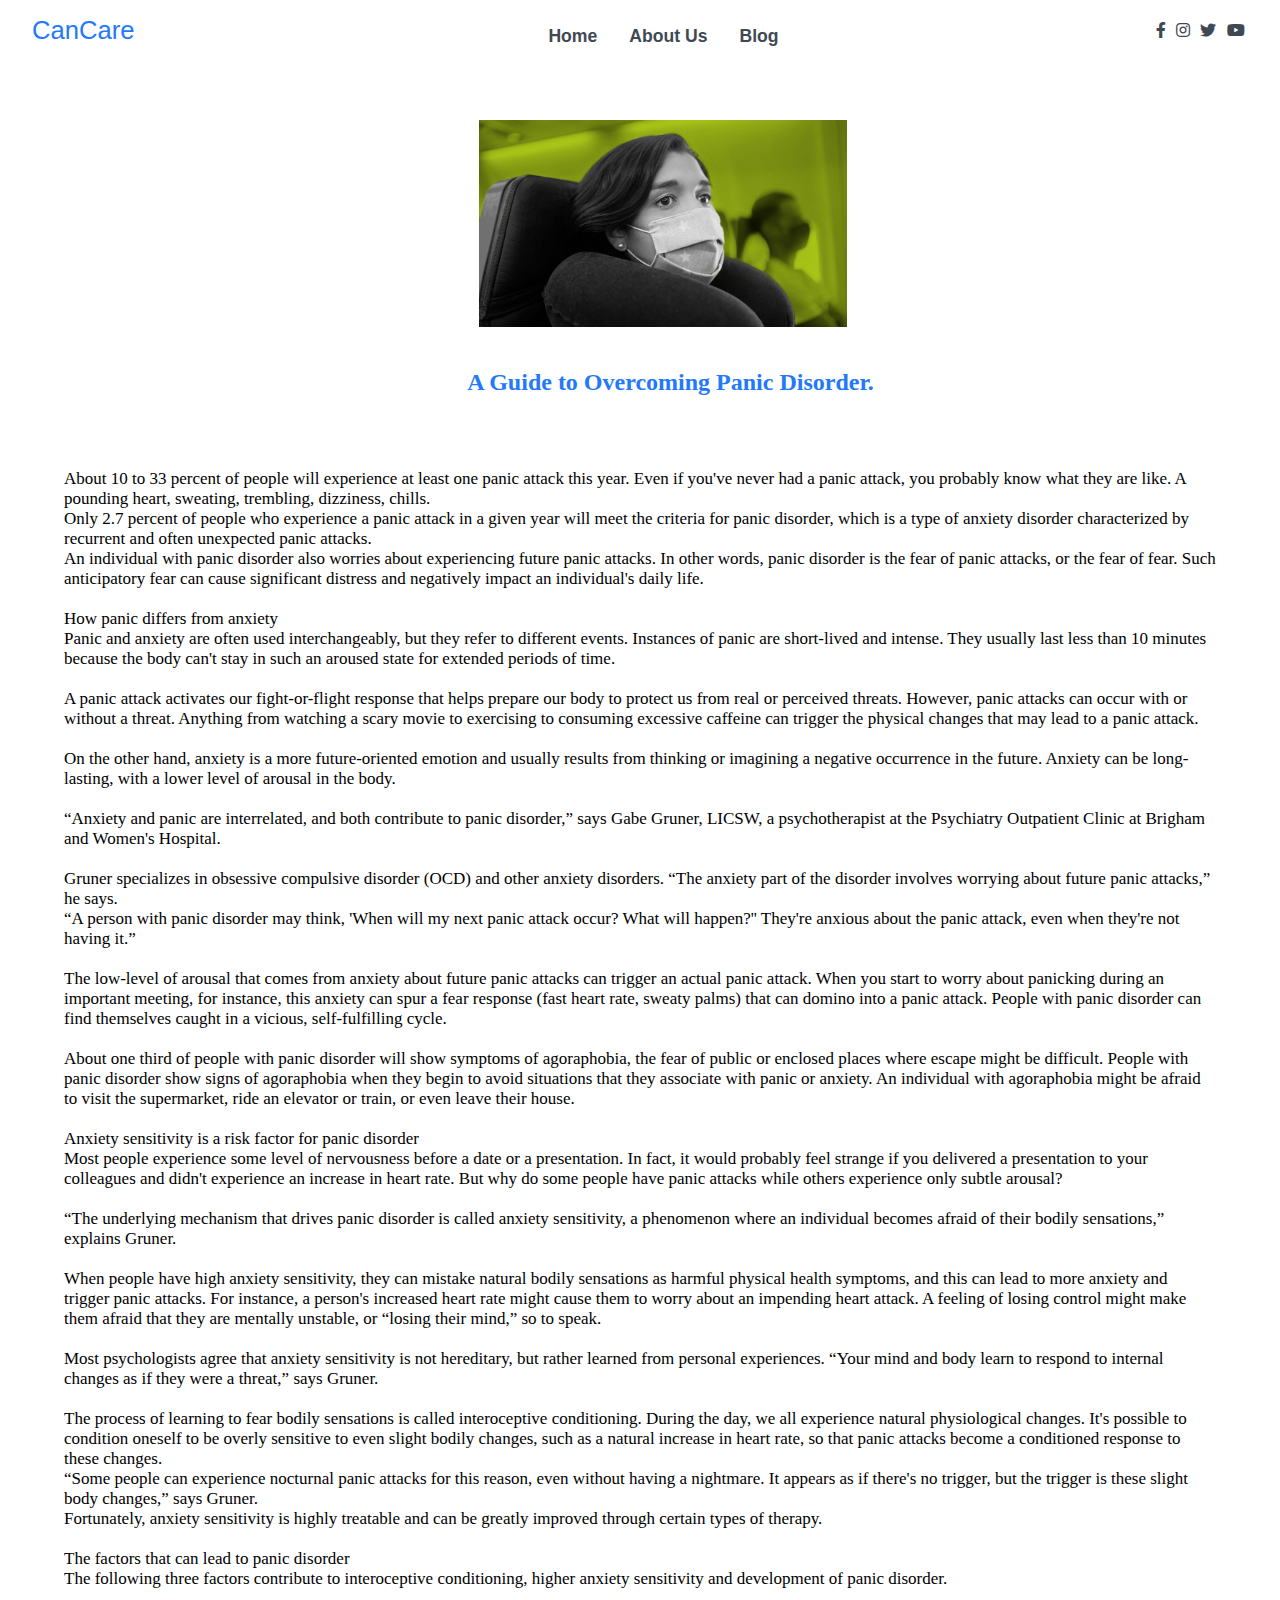
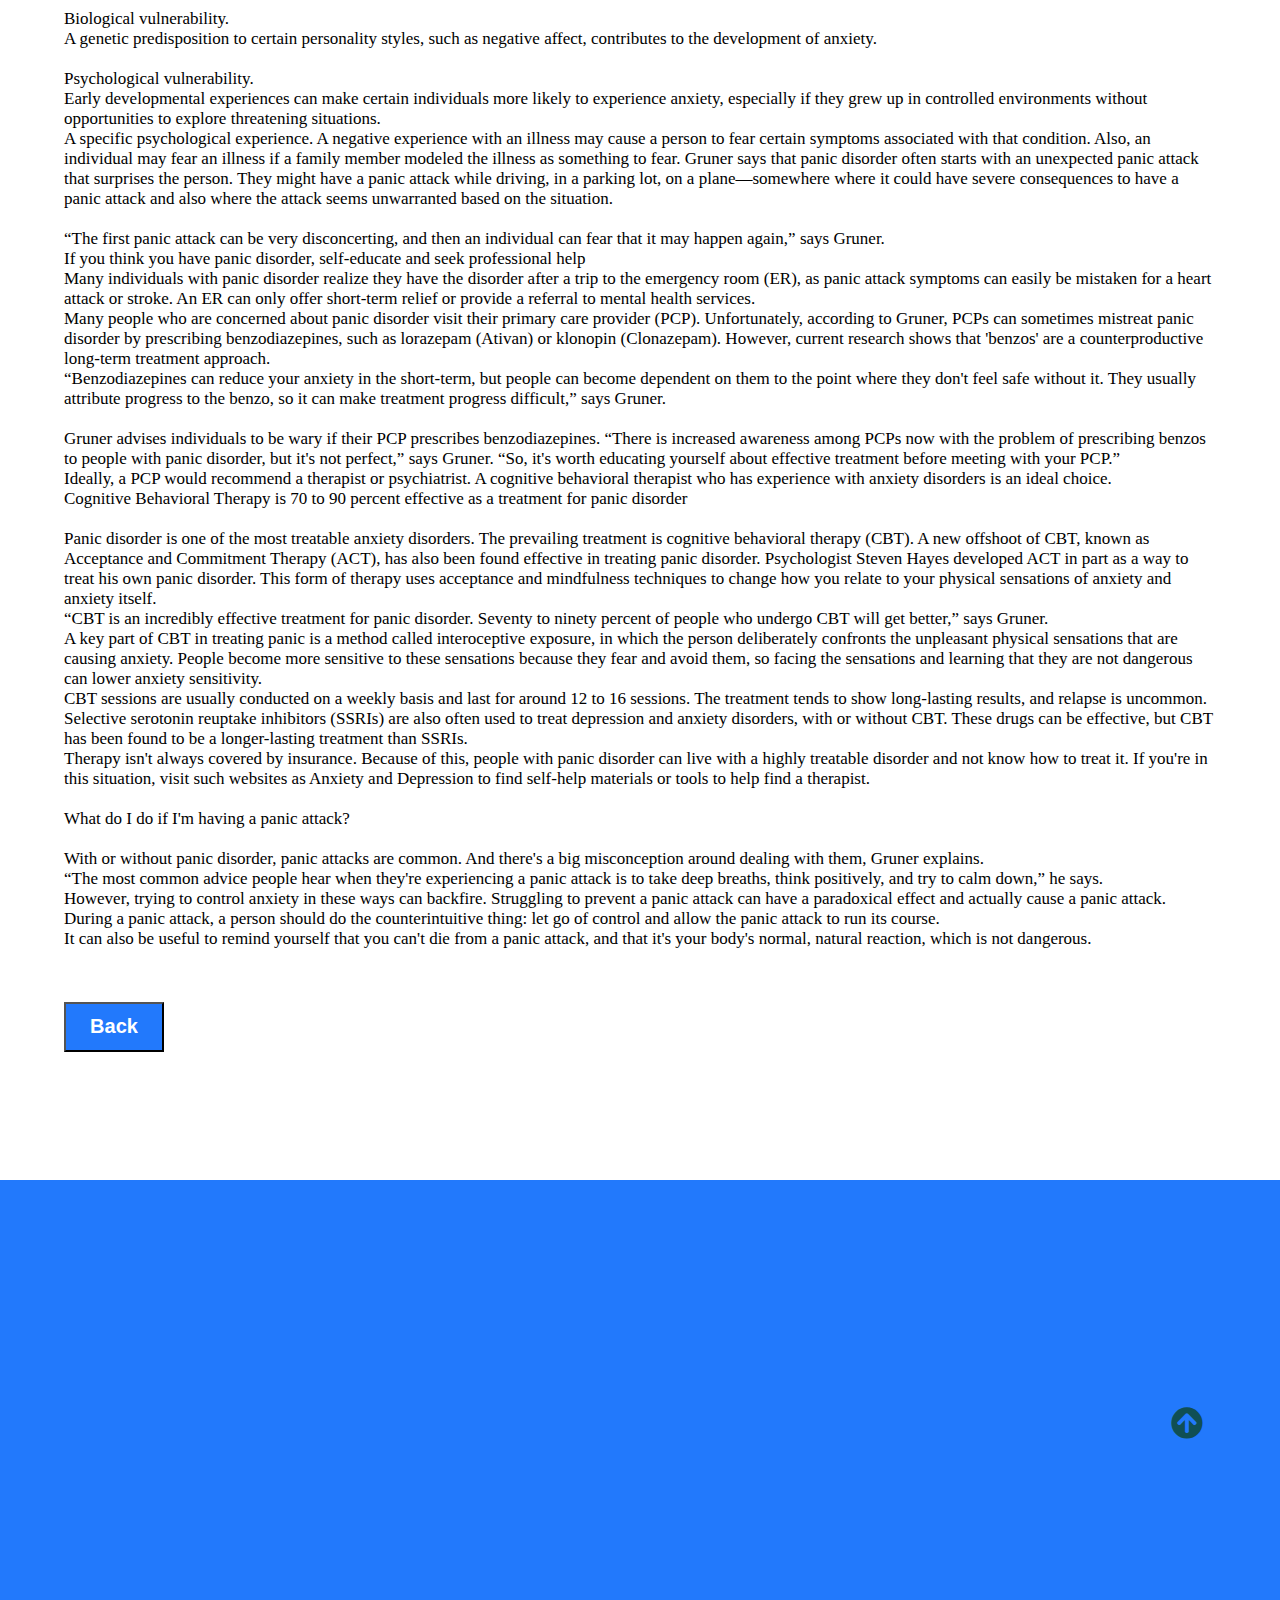
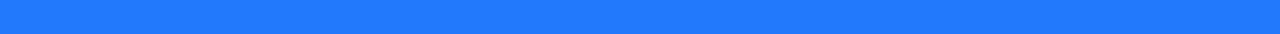
<file: blog/panic.html>
<!DOCTYPE html>
<html lang="en">

    <head>
        <meta charset="UTF-8">
        <meta name="viewport" content="width=device-width, initial-scale=1.0">
        <meta http-equiv="X-UA-Compatible" content="ie=edge">
        <title>CanCare</title>

        <!-- Font Awesome Icons -->
        <link rel="stylesheet" href="./cs/all.css">


        <!-- --------- Owl-Carousel ------------------->
        <link rel="stylesheet" href="./cs/owl.carousel.min.css">
        <link rel="stylesheet" href="./cs/owl.theme.default.min.css">

        <!-- ------------ AOS Library ------------------------- -->
        <link rel="stylesheet" href="./cs/aos.css">

        <!-- Custom Style   -->
        <link rel="stylesheet" href="./cs/S.css">
    </head>

    <body>

        <!-- ----------------------------  Navigation ---------------------------------------------- -->

        <nav class="nav">
            <div class="nav-menu flex-row">
                <div class="nav-brand">
                    <a href="#" class="text-gray">CanCare</a>
                </div>
                <div class="toggle-collapse">
                    <div class="toggle-icons">
                        <i class="fas fa-bars"></i>
                    </div>
                </div>
                <div>
                    <ul class="nav-items">
                        <li class="nav-link">
                            <a href="https://hospitalcancare.github.io/CanCare/">Home</a>
                        </li>
                        <li class="nav-link">
                            <a href="#foot">About Us</a>
                        </li>
                        <li class="nav-link">
                            <a href="https://hospitalcancare.github.io/CanCare/blog/blog.html">Blog</a>
                        </li>
                        
                    </ul>
                </div>
                <div class="social text-gray">
                    <a href="#"><i class="fab fa-facebook-f"></i></a>
                    <a href="#"><i class="fab fa-instagram"></i></a>
                    <a href="#"><i class="fab fa-twitter"></i></a>
                    <a href="#"><i class="fab fa-youtube"></i></a>
                </div>
            </div>
        </nav>

        <!-- ------------x---------------  Navigation --------------------------x------------------- -->

        <!----------------------------- Main Site Section ------------------------------>
        <main>
            <div class="flu">
                <div class="container">
                    <div class="flu-pic">
                        <img src="./cs/Blog-post/blog02.jpg" alt="post-1" style="width:50%;height:50%">
                    </div><br>
                    <h2>A Guide to Overcoming Panic Disorder.</h2><br><br>
                    <div class="article">
                        <p>About 10 to 33 percent of people will experience at least one panic attack this year. Even if you've never had a 
                            panic attack, you probably know what they are like. A pounding heart, sweating, trembling, dizziness, chills.<br>

                            Only 2.7 percent of people who experience a panic attack in a given year will meet the criteria for panic disorder, 
                            which is a type of anxiety disorder characterized by recurrent and often unexpected panic attacks.<br>
                            
                            An individual with panic disorder also worries about experiencing future panic attacks. In other words, panic disorder 
                            is the fear of panic attacks, or the fear of fear. Such anticipatory fear can cause significant distress and negatively 
                            impact an individual's daily life.<br><br>
                            
                            How panic differs from anxiety<br>
                            Panic and anxiety are often used interchangeably, but they refer to different events. Instances of panic are short-lived 
                            and intense. They usually last less than 10 minutes because the body can't stay in such an aroused state for extended periods 
                            of time.<br><br>
                            
                            A panic attack activates our fight-or-flight response that helps prepare our body to protect us from real or perceived threats. 
                            However, panic attacks can occur with or without a threat. Anything from watching a scary movie to exercising to consuming 
                            excessive caffeine can trigger the physical changes that may lead to a panic attack.<br><br>
                            
                            On the other hand, anxiety is a more future-oriented emotion and usually results from thinking or imagining a negative 
                            occurrence in the future. Anxiety can be long-lasting, with a lower level of arousal in the body.<br><br>
                            
                            “Anxiety and panic are interrelated, and both contribute to panic disorder,” says Gabe Gruner, LICSW, a psychotherapist at 
                            the Psychiatry Outpatient Clinic at Brigham and Women's Hospital.<br><br>
                            
                            Gruner specializes in obsessive compulsive disorder (OCD) and other anxiety disorders. “The anxiety part of the disorder 
                            involves worrying about future panic attacks,” he says. <br>“A person with panic disorder may think, 'When will my next panic 
                            attack occur? What will happen?'' They're anxious about the panic attack, even when they're not having it.”<br><br>
                            
                            The low-level of arousal that comes from anxiety about future panic attacks can trigger an actual panic attack. When you start 
                            to worry about panicking during an important meeting, for instance, this anxiety can spur a fear response (fast heart rate, 
                            sweaty palms) that can domino into a panic attack. People with panic disorder can find themselves caught in a vicious, 
                            self-fulfilling cycle.<br><br>
                            
                            About one third of people with panic disorder will show symptoms of agoraphobia, the fear of public or enclosed places where 
                            escape might be difficult. People with panic disorder show signs of agoraphobia when they begin to avoid situations that they 
                            associate with panic or anxiety. An individual with agoraphobia might be afraid to visit the supermarket, ride an elevator or 
                            train, or even leave their house.<br><br>
                            
                            Anxiety sensitivity is a risk factor for panic disorder<br>
                            Most people experience some level of nervousness before a date or a presentation. In fact, it would probably feel strange 
                            if you delivered a presentation to your colleagues and didn't experience an increase in heart rate. But why do some people 
                            have panic attacks while others experience only subtle arousal?<br><br>
                            
                            “The underlying mechanism that drives panic disorder is called anxiety sensitivity, a phenomenon where an individual becomes 
                            afraid of their bodily sensations,” explains Gruner.<br><br>
                            
                            When people have high anxiety sensitivity, they can mistake natural bodily sensations as harmful physical health symptoms, 
                            and this can lead to more anxiety and trigger panic attacks. For instance, a person's increased heart rate might cause them 
                            to worry about an impending heart attack. A feeling of losing control might make them afraid that they are mentally unstable, 
                            or “losing their mind,” so to speak.<br><br>
                            
                            Most psychologists agree that anxiety sensitivity is not hereditary, but rather learned from personal experiences. 
                            “Your mind and body learn to respond to internal changes as if they were a threat,” says Gruner.<br><br>
                            
                            The process of learning to fear bodily sensations is called interoceptive conditioning. During the day, we all experience 
                            natural physiological changes. It's possible to condition oneself to be overly sensitive to even slight bodily changes, such 
                            as a natural increase in heart rate, so that panic attacks become a conditioned response to these changes.<br>
                            
                            “Some people can experience nocturnal panic attacks for this reason, even without having a nightmare. It appears as if 
                            there's no trigger, but the trigger is these slight body changes,” says Gruner.<br>
                            
                            Fortunately, anxiety sensitivity is highly treatable and can be greatly improved through certain types of therapy.<br><br>
                            
                            The factors that can lead to panic disorder<br>
                            The following three factors contribute to interoceptive conditioning, higher anxiety sensitivity and development of 
                            panic disorder.<br><br>
                            
                            Biological vulnerability.<br> A genetic predisposition to certain personality styles, such as negative affect, contributes to the 
                            development of anxiety.<br><br>
                            Psychological vulnerability. <br>Early developmental experiences can make certain individuals more likely to experience anxiety, 
                            especially if they grew up in controlled environments without opportunities to explore threatening situations.<br>
                            A specific psychological experience. A negative experience with an illness may cause a person to fear certain symptoms associated 
                            with that condition. Also, an individual may fear an illness if a family member modeled the illness as something to fear.
                            Gruner says that panic disorder often starts with an unexpected panic attack that surprises the person. They might have a panic 
                            attack while driving, in a parking lot, on a plane—somewhere where it could have severe consequences to have a panic attack and 
                            also where the attack seems unwarranted based on the situation.<br><br>
                            
                            “The first panic attack can be very disconcerting, and then an individual can fear that it may happen again,” says Gruner.<br>
                            
                            If you think you have panic disorder, self-educate and seek professional help<br>
                            Many individuals with panic disorder realize they have the disorder after a trip to the emergency room (ER), as panic attack 
                            symptoms can easily be mistaken for a heart attack or stroke. An ER can only offer short-term relief or provide a referral to 
                            mental health services.<br>
                            
                            Many people who are concerned about panic disorder visit their primary care provider (PCP). Unfortunately, according to Gruner, 
                            PCPs can sometimes mistreat panic disorder by prescribing benzodiazepines, such as lorazepam (Ativan) or klonopin (Clonazepam). 
                            However, current research shows that 'benzos' are a counterproductive long-term treatment approach.<br>
                            
                            “Benzodiazepines can reduce your anxiety in the short-term, but people can become dependent on them to the point where they 
                            don't feel safe without it. They usually attribute progress to the benzo, so it can make treatment progress difficult,” says 
                            Gruner.<br><br>
                            
                            Gruner advises individuals to be wary if their PCP prescribes benzodiazepines. “There is increased awareness among PCPs now 
                            with the problem of prescribing benzos to people with panic disorder, but it's not perfect,” says Gruner. “So, it's worth 
                            educating yourself about effective treatment before meeting with your PCP.”<br>
                            
                            Ideally, a PCP would recommend a therapist or psychiatrist. A cognitive behavioral therapist who has experience with anxiety 
                            disorders is an ideal choice.<br>
                            
                            Cognitive Behavioral Therapy is 70 to 90 percent effective as a treatment for panic disorder<br><br>
                            Panic disorder is one of the most treatable anxiety disorders. The prevailing treatment is cognitive behavioral therapy (CBT). 
                            A new offshoot of CBT, known as Acceptance and Commitment Therapy (ACT), has also been found effective in treating panic disorder. 
                            Psychologist Steven Hayes developed ACT in part as a way to treat his own panic disorder. This form of therapy uses acceptance and 
                            mindfulness techniques to change how you relate to your physical sensations of anxiety and anxiety itself.<br>
                            
                            “CBT is an incredibly effective treatment for panic disorder. Seventy to ninety percent of people who undergo CBT will get better,” 
                            says Gruner.<br>
                            
                            A key part of CBT in treating panic is a method called interoceptive exposure, in which the person deliberately confronts the 
                            unpleasant physical sensations that are causing anxiety. People become more sensitive to these sensations because they fear and 
                            avoid them, so facing the sensations and learning that they are not dangerous can lower anxiety sensitivity.<br>
                            
                            CBT sessions are usually conducted on a weekly basis and last for around 12 to 16 sessions. The treatment tends to show 
                            long-lasting results, and relapse is uncommon.<br>
                            
                            Selective serotonin reuptake inhibitors (SSRIs) are also often used to treat depression and anxiety disorders, with or without 
                            CBT. These drugs can be effective, but CBT has been found to be a longer-lasting treatment than SSRIs.<br>
                            
                            Therapy isn't always covered by insurance. Because of this, people with panic disorder can live with a highly treatable 
                            disorder and not know how to treat it. If you're in this situation, visit such websites as Anxiety and Depression to find 
                            self-help materials or tools to help find a therapist.<br><br>
                            
                            What do I do if I'm having a panic attack?<br><br>
                            With or without panic disorder, panic attacks are common. And there's a big misconception around dealing with them, Gruner explains.<br>
                            
                            “The most common advice people hear when they're experiencing a panic attack is to take deep breaths, think positively, and try to calm 
                            down,” he says.<br>
                            
                            However, trying to control anxiety in these ways can backfire. Struggling to prevent a panic attack can have a paradoxical effect and 
                            actually cause a panic attack.<br>
                            
                            During a panic attack, a person should do the counterintuitive thing: let go of control and allow the panic attack to run its course.<br>
                            
                            It can also be useful to remind yourself that you can't die from a panic attack, and that it's your body's normal, natural reaction, 
                            which is not dangerous.<br>
                            
                            

                        </p><br><br>
                        <a href="https://hospitalcancare.github.io/CanCare/blog/blog.html"><button class="flu-btn"> Back </button></a>
                    </div>   
                </div>
            </div>
            
            
        </main>

        

        <!---------------x------------- Main Site Section ---------------x-------------->


        <!-- --------------------------- Footer ---------------------------------------- -->

        <footer class="footer" id="foot">
            <div class="container">
                <div class="about-us" data-aos="fade-right" data-aos-delay="200">
                    <h2>About us</h2>
                    <p>CanCare Group has over two decades of experience in the 
                        healthcare sector, and is known for providing quality healthcare 
                        and valuable experience to all domestic and international patients. 
                        Our healthcare offerings are supported by a team of compassionate and 
                        dedicated medical professionals who have rich knowledge and experience in their respective domains.</p>
                </div>
                <div class="newsletter" data-aos="fade-right" data-aos-delay="200" style="margin-left: 160px">
                    <h4>Location:</h4>
                    <p style="color:#fff">CanCare Hospital xyz Road, 
                        44700, Maharashtra.
                    </p>
                    <h4>Email:</h4>
                    <p style="color:#fff">hospitalcancare@gmail.com</p>
                    <h4>Call:</h4>
                    <p style="color:#fff">+ 96748 86937</p>
                    
                </div>
                <div class="follow" data-aos="fade-left" data-aos-delay="200" style="margin-left: 155px">
                    <h2>Follow us</h2>
                    <p style="color:#fff">Let us be Social</p>
                    <div>
                        <i class="fab fa-facebook-f"></i>
                        <i class="fab fa-twitter"></i>
                        <i class="fab fa-instagram"></i>
                        <i class="fab fa-youtube"></i>
                    </div>
                </div>
            </div>
            
            <div class="move-up">
                <span><i class="fas fa-arrow-circle-up fa-2x"></i></span>
            </div>
        </footer>

        <!-- -------------x------------- Footer --------------------x------------------- -->

        <!-- Jquery Library file -->
        <script src="./j/Jquery3.4.1.min.js"></script>

        <!-- --------- Owl-Carousel js ------------------->
        <script src="./j/owl.carousel.min.js"></script>

        <!-- ------------ AOS js Library  ------------------------- -->
        <script src="./j/aos.js"></script>

        <!-- Custom Javascript file -->
        <script src="./j/main.js"></script>
    </body>

</html>
</file>
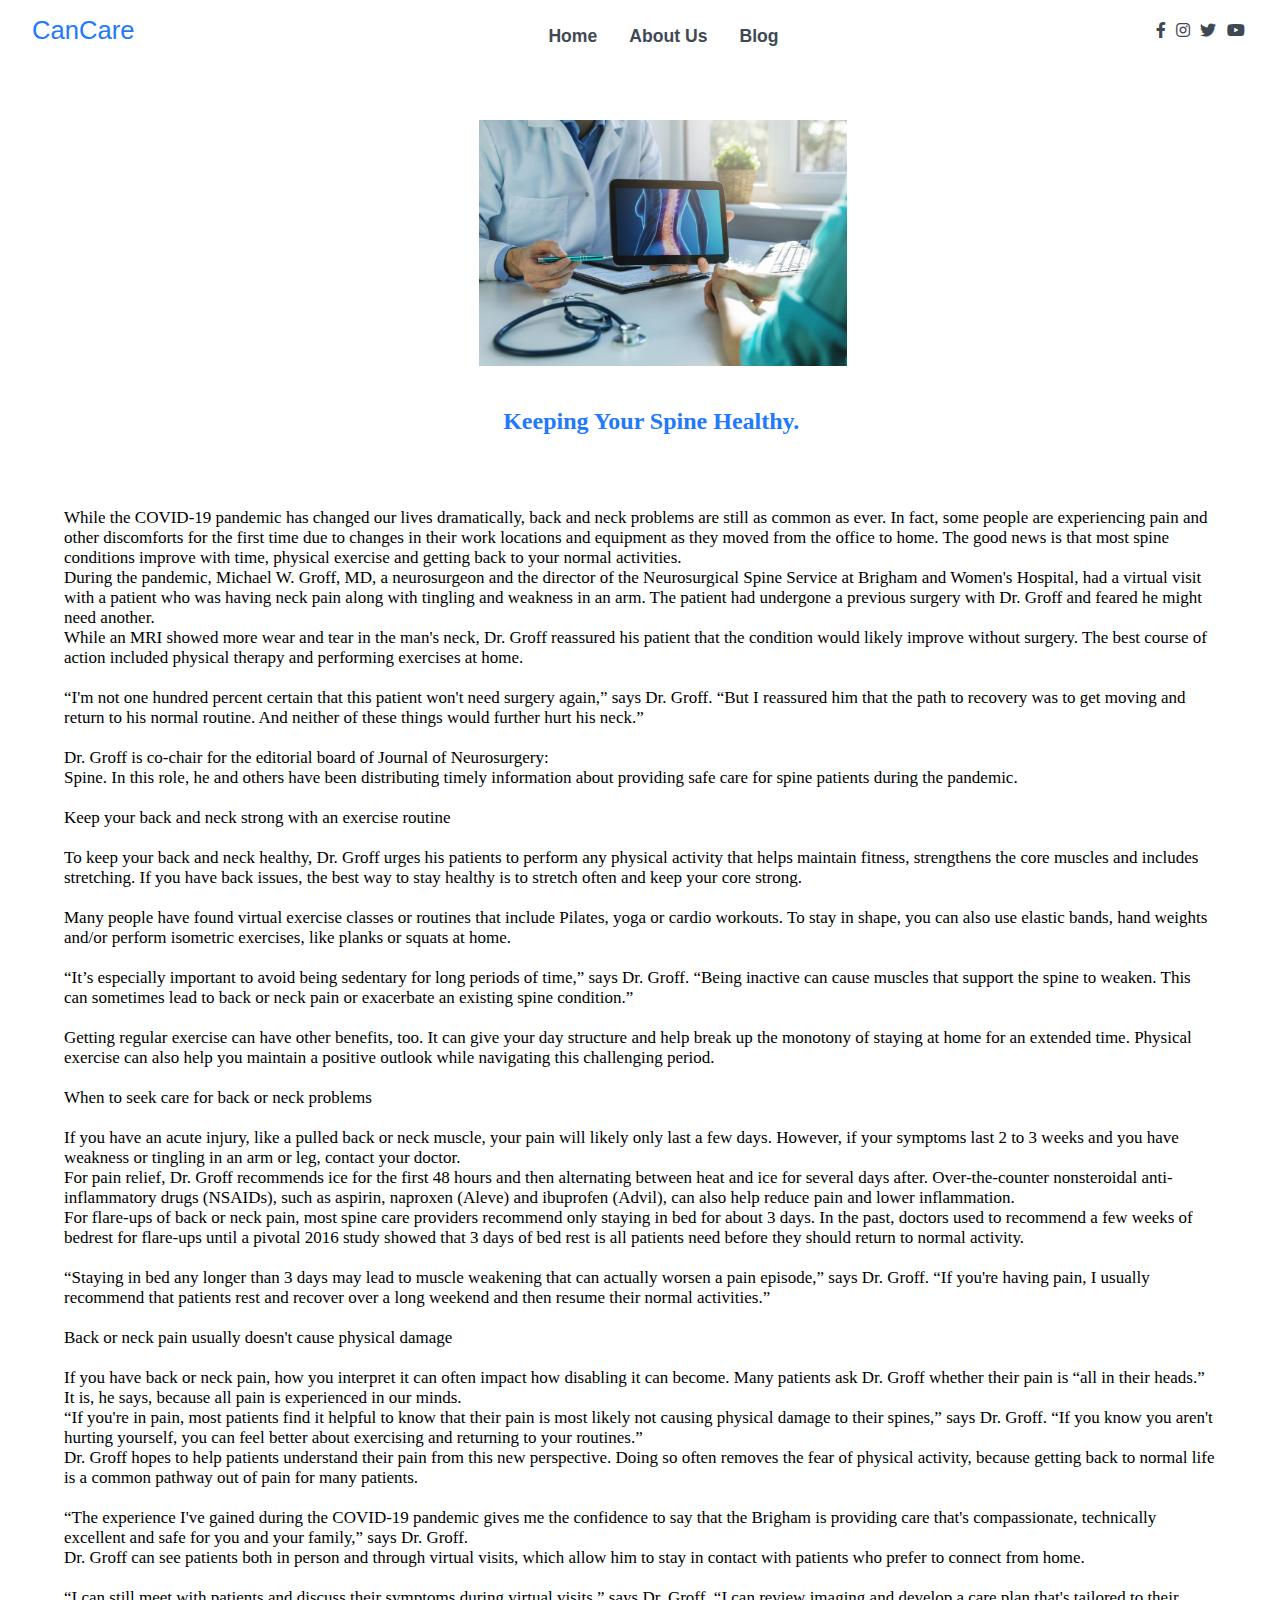
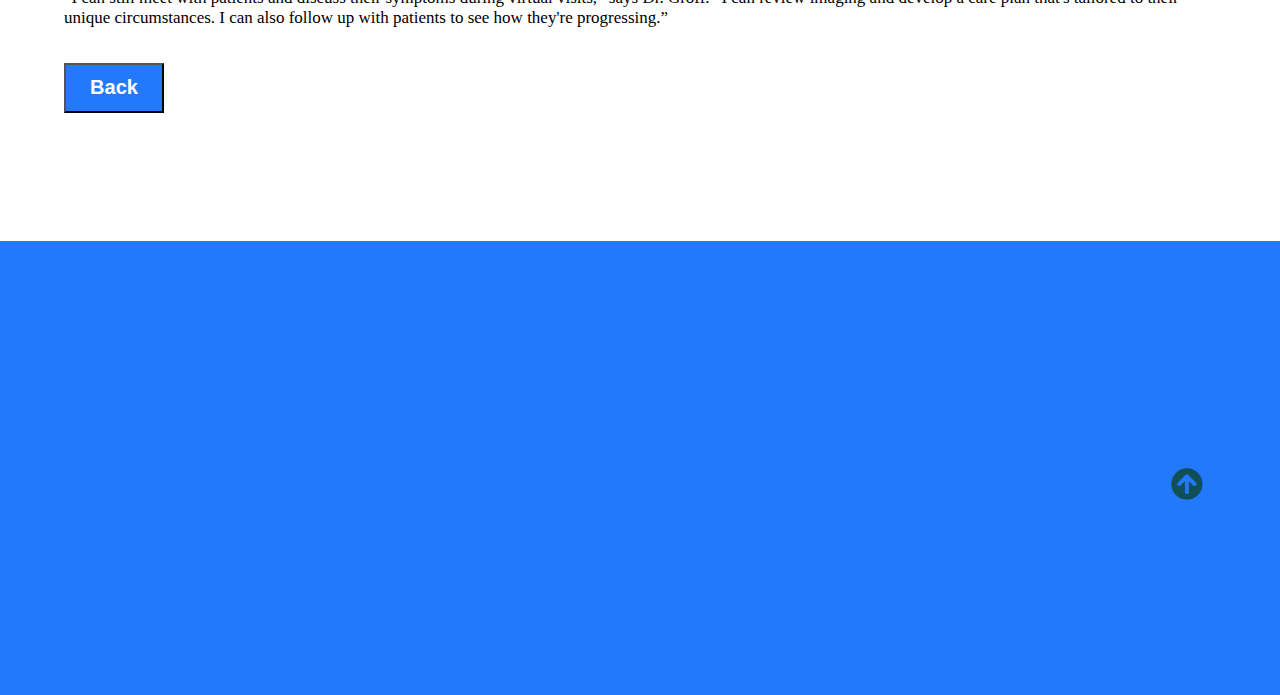
<file: blog/spine.html>
<!DOCTYPE html>
<html lang="en">

    <head>
        <meta charset="UTF-8">
        <meta name="viewport" content="width=device-width, initial-scale=1.0">
        <meta http-equiv="X-UA-Compatible" content="ie=edge">
        <title>CanCare</title>

        <!-- Font Awesome Icons -->
        <link rel="stylesheet" href="./cs/all.css">


        <!-- --------- Owl-Carousel ------------------->
        <link rel="stylesheet" href="./cs/owl.carousel.min.css">
        <link rel="stylesheet" href="./cs/owl.theme.default.min.css">

        <!-- ------------ AOS Library ------------------------- -->
        <link rel="stylesheet" href="./cs/aos.css">

        <!-- Custom Style   -->
        <link rel="stylesheet" href="./cs/S.css">
    </head>

    <body>

        <!-- ----------------------------  Navigation ---------------------------------------------- -->

        <nav class="nav">
            <div class="nav-menu flex-row">
                <div class="nav-brand">
                    <a href="#" class="text-gray">CanCare</a>
                </div>
                <div class="toggle-collapse">
                    <div class="toggle-icons">
                        <i class="fas fa-bars"></i>
                    </div>
                </div>
                <div>
                    <ul class="nav-items">
                        <li class="nav-link">
                            <a href="https://hospitalcancare.github.io/CanCare/">Home</a>
                        </li>
                        <li class="nav-link">
                            <a href="#foot">About Us</a>
                        </li>
                        <li class="nav-link">
                            <a href="https://hospitalcancare.github.io/CanCare/blog/blog.html">Blog</a>
                        </li>
                        
                    </ul>
                </div>
                <div class="social text-gray">
                    <a href="#"><i class="fab fa-facebook-f"></i></a>
                    <a href="#"><i class="fab fa-instagram"></i></a>
                    <a href="#"><i class="fab fa-twitter"></i></a>
                    <a href="#"><i class="fab fa-youtube"></i></a>
                </div>
            </div>
        </nav>

        <!-- ------------x---------------  Navigation --------------------------x------------------- -->

        <!----------------------------- Main Site Section ------------------------------>
        <main>
            <div class="flu">
                <div class="container">
                    <div class="flu-pic">
                        <img src="./cs/Blog-post/blog03.jpeg" alt="post-1" style="width:50%;height:50%">
                    </div><br>
                    <h2>&nbsp;&nbsp;&nbsp;&nbsp;&nbsp;&nbsp;Keeping Your Spine Healthy.</h2><br><br>
                    <div class="article">
                        <p>While the COVID-19 pandemic has changed our lives dramatically, back and neck problems are still as common as ever. 
                            In fact, some people are experiencing pain and other discomforts for the first time due to changes in their work locations 
                            and equipment as they moved from the office to home. The good news is that most spine conditions improve with time, physical 
                            exercise and getting back to your normal activities.<br>

                            During the pandemic, Michael W. Groff, MD, a neurosurgeon and the director of the Neurosurgical Spine Service at Brigham 
                            and Women's Hospital, had a virtual visit with a patient who was having neck pain along with tingling and weakness in an arm. 
                            The patient had undergone a previous surgery with Dr. Groff and feared he might need another.<br>
                            
                            While an MRI showed more wear and tear in the man's neck, Dr. Groff reassured his patient that the condition would likely 
                            improve without surgery. The best course of action included physical therapy and performing exercises at home.<br><br>
                            
                            “I'm not one hundred percent certain that this patient won't need surgery again,” says Dr. Groff. “But I reassured him that 
                            the path to recovery was to get moving and return to his normal routine. And neither of these things would further hurt his 
                            neck.”<br><br>
                            
                            Dr. Groff is co-chair for the editorial board of Journal of Neurosurgery: <br>Spine. In this role, he and others have been 
                            distributing timely information about providing safe care for spine patients during the pandemic.<br><br>
                            
                            Keep your back and neck strong with an exercise routine<br><br>
                            To keep your back and neck healthy, Dr. Groff urges his patients to perform any physical activity that helps maintain fitness, 
                            strengthens the core muscles and includes stretching. If you have back issues, the best way to stay healthy is to stretch often 
                            and keep your core strong.<br><br>
                            
                            Many people have found virtual exercise classes or routines that include Pilates, yoga or cardio workouts. To stay in shape, 
                            you can also use elastic bands, hand weights and/or perform isometric exercises, like planks or squats at home.<br><br>
                            
                            “It’s especially important to avoid being sedentary for long periods of time,” says Dr. Groff. “Being inactive can cause
                            muscles that support the spine to weaken. This can sometimes lead to back or neck pain or exacerbate an existing spine 
                            condition.”<br><br>
                            
                            Getting regular exercise can have other benefits, too. It can give your day structure and help break up the monotony of 
                            staying at home for an extended time. Physical exercise can also help you maintain a positive outlook while navigating this 
                            challenging period.<br><br>
                            
                            When to seek care for back or neck problems<br><br>
                            If you have an acute injury, like a pulled back or neck muscle, your pain will likely only last a few days. However, if your 
                            symptoms last 2 to 3 weeks and you have weakness or tingling in an arm or leg, contact your doctor.<br>
                            
                            For pain relief, Dr. Groff recommends ice for the first 48 hours and then alternating between heat and ice for several days 
                            after. Over-the-counter nonsteroidal anti-inflammatory drugs (NSAIDs), such as aspirin, naproxen (Aleve) and ibuprofen (Advil), 
                            can also help reduce pain and lower inflammation.<br>
                            
                            For flare-ups of back or neck pain, most spine care providers recommend only staying in bed for about 3 days. In the past, 
                            doctors used to recommend a few weeks of bedrest for flare-ups until a pivotal 2016 study showed that 3 days of bed rest is 
                            all patients need before they should return to normal activity.<br><br>
                            
                            “Staying in bed any longer than 3 days may lead to muscle weakening that can actually worsen a pain episode,” says Dr. Groff. 
                            “If you're having pain, I usually recommend that patients rest and recover over a long weekend and then resume their normal 
                            activities.”<br><br>
                            
                            Back or neck pain usually doesn't cause physical damage<br><br>
                            If you have back or neck pain, how you interpret it can often impact how disabling it can become. Many patients ask Dr. Groff 
                            whether their pain is “all in their heads.” It is, he says, because all pain is experienced in our minds.<br>
                            
                            “If you're in pain, most patients find it helpful to know that their pain is most likely not causing physical damage to their 
                            spines,” says Dr. Groff. “If you know you aren't hurting yourself, you can feel better about exercising and returning to your 
                            routines.”<br>
                            
                            Dr. Groff hopes to help patients understand their pain from this new perspective. Doing so often removes the fear of physical 
                            activity, because getting back to normal life is a common pathway out of pain for many patients.<br><br>
                            
                            “The experience I've gained during the COVID-19 pandemic gives me the confidence to say that the Brigham is providing care 
                            that's compassionate, technically excellent and safe for you and your family,” says Dr. Groff.<br>
                            
                            Dr. Groff can see patients both in person and through virtual visits, which allow him to stay in contact with patients who 
                            prefer to connect from home.<br><br>
                            
                            “I can still meet with patients and discuss their symptoms during virtual visits,” says Dr. Groff. “I can review imaging 
                            and develop a care plan that's tailored to their unique circumstances. I can also follow up with patients to see how they're 
                            progressing.”<br>

                        </p><br>
                        <a href="https://hospitalcancare.github.io/CanCare/blog/blog.html"><button class="flu-btn"> Back </button></a>
                    </div>   
                </div>
            </div>
            
            
        </main>

        

        <!---------------x------------- Main Site Section ---------------x-------------->


        <!-- --------------------------- Footer ---------------------------------------- -->

        <footer class="footer" id="foot">
            <div class="container">
                <div class="about-us" data-aos="fade-right" data-aos-delay="200">
                    <h2>About us</h2>
                    <p>CanCare Group has over two decades of experience in the 
                        healthcare sector, and is known for providing quality healthcare 
                        and valuable experience to all domestic and international patients. 
                        Our healthcare offerings are supported by a team of compassionate and 
                        dedicated medical professionals who have rich knowledge and experience in their respective domains.</p>
                </div>
                <div class="newsletter" data-aos="fade-right" data-aos-delay="200" style="margin-left: 160px">
                    <h4>Location:</h4>
                    <p style="color:#fff">CanCare Hospital xyz Road, 
                        44700, Maharashtra.
                    </p>
                    <h4>Email:</h4>
                    <p style="color:#fff">hospitalcancare@gmail.com</p>
                    <h4>Call:</h4>
                    <p style="color:#fff">+ 96748 86937</p>
                    
                </div>
                <div class="follow" data-aos="fade-left" data-aos-delay="200" style="margin-left: 155px">
                    <h2>Follow us</h2>
                    <p style="color:#fff">Let us be Social</p>
                    <div>
                        <i class="fab fa-facebook-f"></i>
                        <i class="fab fa-twitter"></i>
                        <i class="fab fa-instagram"></i>
                        <i class="fab fa-youtube"></i>
                    </div>
                </div>
            </div>
            
            <div class="move-up">
                <span><i class="fas fa-arrow-circle-up fa-2x"></i></span>
            </div>
        </footer>

        <!-- -------------x------------- Footer --------------------x------------------- -->

        <!-- Jquery Library file -->
        <script src="./j/Jquery3.4.1.min.js"></script>

        <!-- --------- Owl-Carousel js ------------------->
        <script src="./j/owl.carousel.min.js"></script>

        <!-- ------------ AOS js Library  ------------------------- -->
        <script src="./j/aos.js"></script>

        <!-- Custom Javascript file -->
        <script src="./j/main.js"></script>
    </body>

</html>
</file>
<file: css/style.css>
body{
    font-family: "Open Sans", "sans-serif";
    color: #444444;

}

a{
    color: #1977cc;
    text-decoration: none;
}

a:hover{
    color: #3291e6;
    text-decoration: none;
}

h1, h2, h3, h4, h5, h6{
    font-family: "Raleway", sans-serif;
}

/*--------------------------------------------------------------
# Top Bar
--------------------------------------------------------------*/
#topbar {
    background: #fff;
    height: 40px;
    font-size: 14px;
    transition: all 0.5s;
    z-index: 996;
}
  
#topbar.topbar-scrolled {
    top: -40px;
}
  
#topbar .contact-info a {
    line-height: 1;
    color: #444444;
    transition: 0.3s;
}
  
#topbar .contact-info a:hover {
    color: #3fbbc0;
}

#topbar .contact-info i {
    color: #3fbbc0;
    padding-right: 4px;
    margin-left: 15px;
    line-height: 0;
}

#topbar .contact-info i:first-child {
    margin-left: 0;
}
  
#topbar .social-links a {
    color: #437099;
    padding-left: 15px;
    display: inline-block;
    line-height: 1px;
    transition: 0.3s;
}
  
#topbar .social-links a:hover {
    color: #1977cc;
}
  
#topbar .social-links a:first-child {
    border-left: 0;
}

/*--------------------------------------------------------------
# Header
--------------------------------------------------------------*/
#header {
    background: #fff;
    transition: all 0.5s;
    z-index: 997;
    padding: 15px 0;
    top: 40px;
    box-shadow: 0px 2px 15px rgba(25, 119, 204, 0.1);
}
  
#header.header-scrolled {
    top: 0;
}
  
#header .logo {
    font-size: 30px;
    margin: 0;
    padding: 0;
    line-height: 1;
    font-weight: 700;
    letter-spacing: 0.5px;
    font-family: "Poppins", sans-serif;
}
  
#header .logo a {
    color: #2c4964;
}
  
#header .logo img {
    max-height: 40px;
}
  
/**
* Appointment Button *
*/
.appointment-btn {
    margin-left: 25px;
    background: #1977cc;
    color: #fff;
    border-radius: 50px;
    padding: 8px 25px;
    white-space: nowrap;
    transition: 0.3s;
    font-size: 14px;
    display: inline-block;
}
  
.appointment-btn:hover {
    background: #3fbbc0;
    color: #fff;
}
  
@media (max-width: 768px) {
    .appointment-btn {
        margin: 0 15px 0 0;
        padding: 6px 18px;
    }

}
/*--------------------------------------------------------------
# Navigation Menu
--------------------------------------------------------------*/
/**
* Desktop Navigation 
*/
.navbar {
    padding: 0;
}
  
.navbar ul {
    margin: 0;
    padding: 0;
    display: flex;
    list-style: none;
    align-items: center;
}
  
.navbar li {
    position: relative;
}
  
.navbar > ul > li {
    position: relative;
    white-space: nowrap;
    padding: 8px 0 8px 20px;
}
  
.navbar a, .navbar a:focus {
    display: flex;
    align-items: center;
    justify-content: space-between;
    font-size: 14px;
    color: #2c4964;
    white-space: nowrap;
    transition: 0.3s;
    border-bottom: 2px solid #fff;
    padding: 5px 2px;
}
  
.navbar a i, .navbar a:focus i {
    font-size: 12px;
    line-height: 0;
    margin-left: 5px;
}
  
.navbar a:hover, .navbar .active, .navbar .active:focus, .navbar li:hover > a {
    color: #1977cc;
    border-color: #1977cc;
}

/**
* Mobile Navigation 
*/
.mobile-nav-toggle {
    color: #2c4964;
    font-size: 28px;
    cursor: pointer;
    display: none;
    line-height: 0;
    transition: 0.5s;
}
  
.mobile-nav-toggle.bi-x {
    color: #fff;
}
  
@media (max-width: 991px) {
    .mobile-nav-toggle {
        display: block;
    }
    .navbar ul {
        display: none;
    }
}
  
.navbar-mobile {
    position: fixed;
    overflow: hidden;
    top: 0;
    right: 0;
    left: 0;
    bottom: 0;
    background: rgba(28, 47, 65, 0.9);
    transition: 0.3s;
    z-index: 999;
}
  
.navbar-mobile .mobile-nav-toggle {
    position: absolute;
    top: 15px;
    right: 15px;
}
  
.navbar-mobile ul {
    display: block;
    position: absolute;
    top: 55px;
    right: 15px;
    bottom: 15px;
    left: 15px;
    padding: 10px 0;
    background-color: #fff;
    overflow-y: auto;
    transition: 0.3s;
}
  
.navbar-mobile > ul > li {
    padding: 0;
}
  
.navbar-mobile a {
    padding: 10px 20px;
    font-size: 15px;
    color: #2c4964;
    border: none;
}
  
.navbar-mobile a:hover, .navbar-mobile .active, .navbar-mobile li:hover > a {
    color: #3fbbc0;
}
  
.navbar-mobile .getstarted {
    margin: 15px;
}

/*--------------------------------------------------------------
# Sections General
--------------------------------------------------------------*/
section {
    padding: 60px 0;
    overflow: hidden;
}
  
.section-bg {
    background-color: #f1f7fd;
}
  
.section-title {
    text-align: center;
    padding-bottom: 30px;
}
  
.section-title h2 {
    font-size: 32px;
    font-weight: bold;
    margin-bottom: 20px;
    padding-bottom: 20px;
    position: relative;
    color: #2c4964;
}
   
.section-title h2::before {
    content: '';
    position: absolute;
    display: block;
    width: 120px;
    height: 1px;
    background: #ddd;
    bottom: 1px;
    left: calc(50% - 60px);
}
  
.section-title h2::after {
    content: '';
    position: absolute;
    display: block;
    width: 40px;
    height: 3px;
    background: #1977cc;
    bottom: 0;
    left: calc(50% - 20px);
}
  
.section-title p {
    margin-bottom: 0;
}



/*--------------------------------------------------------------
# Home Section
--------------------------------------------------------------*/
#home{
    width: 100%;
    height: 100vh;
    background: url("home.jpg") top center;
    background-size: cover;
    margin-bottom: -200px;
}

#home .container {
    margin-top: 160px;
    margin-left: 10px;
}
  
#home h1 {
    margin: 0;
    font-size: 48px;
    font-weight: 700;
    line-height: 56px;
    text-transform: uppercase;
    color: #fff;
}
  
#home h2 {
    color: #fff;
    margin: 10px 0 0 0;
    font-size: 24px;
}
  
#home .btn-get-started {
    font-family: "Raleway", sans-serif;
    text-transform: uppercase;
    font-weight: 500;
    font-size: 14px;
    letter-spacing: 1px;
    display: inline-block;
    padding: 12px 35px;
    margin-top: 30px;
    border-radius: 50px;
    transition: 0.5s;
    color: #fff;
    background: #1977cc;
}
  
#home .btn-get-started:hover {
    background: #3fbbc0;
}
  
@media (min-width: 1024px) {
    #home {
        background-attachment: fixed;
    }
}
  
@media (max-width: 992px) {
    #home {
      margin-bottom: 0;
      height: 100vh;
    }
    #home .container {
      padding-bottom: 63px;
    }
    #home h1 {
      font-size: 28px;
      line-height: 36px;
    }
    #home h2 {
      font-size: 18px;
      line-height: 24px;
      margin-bottom: 30px;
    }
}
  
@media (max-height: 600px) {
    #home {
      height: 110vh;
    }
}

/*--------------------------------------------------------------
# Featured Services
--------------------------------------------------------------*/
.featured-services .container{
    margin-top: 190px;
}

.featured-services .icon-box {
    padding: 30px;
    position: relative;
    overflow: hidden;
    background: #fff;
    box-shadow: 0 0 29px 0 rgba(68, 88, 144, 0.12);
    transition: all 0.3s ease-in-out;
    border-radius: 8px;
    z-index: 1;
}
  
.featured-services .icon-box::before {
    content: '';
    position: absolute;
    background: #d9f1f2;
    right: 0;
    left: 0;
    bottom: 0;
    top: 100%;
    transition: all 0.3s;
    z-index: -1;
}
  
.featured-services .icon-box:hover::before {
    background: #3fbbc0;
    top: 0;
    border-radius: 0px;
}
  
.featured-services .icon {
    margin-bottom: 15px;
}
  
.featured-services .icon i {
    font-size: 48px;
    line-height: 1;
    color: #1977cc;
    transition: all 0.3s ease-in-out;
}
  
.featured-services .title {
    font-weight: 700;
    margin-bottom: 15px;
    font-size: 18px;
}
  
.featured-services .title a {
    color: #111;
}
  
.featured-services .description {
    font-size: 15px;
    line-height: 28px;
    margin-bottom: 0;
}
  
.featured-services .icon-box:hover .title a, .featured-services .icon-box:hover .description {
    color: #fff;
}
  
.featured-services .icon-box:hover .icon i {
    color: #fff;
}
  
  
/*--------------------------------------------------------------
# About
--------------------------------------------------------------*/
.about .icon-boxes h4 {
    font-size: 18px;
    color: #4b7dab;
    margin-bottom: 15px;
}
  
.about .icon-boxes h3 {
    font-size: 28px;
    font-weight: 700;
    color: #2c4964;
    margin-bottom: 15px;
}
  
.about .icon-box {
    margin-top: 40px;
}
  
.about .icon-box .icon {
    float: left;
    display: flex;
    align-items: center;
    justify-content: center;
    width: 64px;
    height: 64px;
    border: 2px solid #8dc2f1;
    border-radius: 50px;
    transition: 0.5s;
}
  
.about .icon-box .icon i {
    color: #1977cc;
    font-size: 32px;
}
  
.about .icon-box:hover .icon {
    background: #3fbbc0;
    border-color: #3fbbc0;
}
  
.about .icon-box:hover .icon i {
    color: #fff;
}
  
.about .icon-box .title {
    margin-left: 85px;
    font-weight: 700;
    margin-bottom: 10px;
    font-size: 18px;
}
  
.about .icon-box .title a {
    color: #343a40;
    transition: 0.3s;
}
  
.about .icon-box .title a:hover {
    color: #1977cc;
}
  
.about .icon-box .description {
    margin-left: 85px;
    line-height: 24px;
    font-size: 14px;
}



  
@-webkit-keyframes pulsate-btn {
    0% {
      transform: scale(0.6, 0.6);
      opacity: 1;
    }
    100% {
      transform: scale(1, 1);
      opacity: 0;
    }
}
  
@keyframes pulsate-btn {
    0% {
      transform: scale(0.6, 0.6);
      opacity: 1;
    }
    100% {
      transform: scale(1, 1);
      opacity: 0;
    }
}

/*--------------------------------------------------------------
# Counts
--------------------------------------------------------------*/
.counts {
    padding-bottom: 30px;
}
  
.counts .count-box {
    box-shadow: -10px -5px 40px 0 rgba(0, 0, 0, 0.1);
    padding: 30px;
    width: 100%;
}
  
.counts .count-box i {
    display: block;
    font-size: 30px;
    color: #1977cc;
    float: left;
}
  
.counts .count-box span {
    font-size: 42px;
    line-height: 24px;
    display: block;
    font-weight: 700;
    color: #555555;
    margin-left: 50px;
}
  
.counts .count-box p {
    padding: 30px 0 0 0;
    margin: 0;
    font-family: "Roboto", sans-serif;
    font-size: 14px;
}
  
.counts .count-box a {
    font-weight: 600;
    display: block;
    margin-top: 20px;
    color: #7b7b7b;
    font-size: 15px;
    font-family: "Poppins", sans-serif;
    transition: ease-in-out 0.3s;
}
  
.counts .count-box a:hover {
    color: #3fbbc0;
}

/*--------------------------------------------------------------
# Services
--------------------------------------------------------------*/
.services .icon-box {
    text-align: center;
    border: 1px solid #d5e1ed;
    padding: 80px 20px;
    transition: all ease-in-out 0.3s;
}
  
.services .icon-box .icon {
    margin: 0 auto;
    width: 64px;
    height: 64px;
    background: #1977cc;
    border-radius: 5px;
    transition: all .3s ease-out 0s;
    display: flex;
    align-items: center;
    justify-content: center;
    margin-bottom: 20px;
    transform-style: preserve-3d;
}
  
.services .icon-box .icon i {
    color: #fff;
    font-size: 28px;
}
  
.services .icon-box .icon::before {
    position: absolute;
    content: '';
    left: -8px;
    top: -8px;
    height: 100%;
    width: 100%;
    background: #badaf7;
    border-radius: 5px;
    transition: all .3s ease-out 0s;
    transform: translateZ(-1px);
}
  
.services .icon-box h4 {
    font-weight: 700;
    margin-bottom: 15px;
    font-size: 24px;
}
  
.services .icon-box h4 a {
    color: #2c4964;
}
  
.services .icon-box p {
    line-height: 24px;
    font-size: 14px;
    margin-bottom: 0;
}
  
.services .icon-box:hover {
    background: #3fbbc0;
    border-color: #3fbbc0;
}
  
.services .icon-box:hover .icon {
    background: #fff;
}
  
.services .icon-box:hover .icon i {
    color: #1977cc;
}
  
.services .icon-box:hover .icon::before {
    background: #3291e6;
}
  
.services .icon-box:hover h4 a, .services .icon-box:hover p {
    color: #fff;
}




/*--------------------------------------------------------------
# Doctors
--------------------------------------------------------------*/
.doctors {
    background: #fff;
}
  
.doctors .member {
    position: relative;
    box-shadow: 0px 2px 15px rgba(44, 73, 100, 0.08);
    padding: 30px;
    border-radius: 10px;
}
  
.doctors .member .pic {
    overflow: hidden;
    width: 180px;
    border-radius: 50%;
}
  
.doctors .member .pic img {
    transition: ease-in-out 0.3s;
}
  
.doctors .member:hover img {
    transform: scale(1.1);
}
  
.doctors .member .member-info {
    padding-left: 30px;
}
  
.doctors .member h4 {
    font-weight: 700;
    margin-bottom: 5px;
    font-size: 20px;
    color: #2c4964;
}
  
.doctors .member span {
    display: block;
    font-size: 15px;
    padding-bottom: 10px;
    position: relative;
    font-weight: 500;
}
  
.doctors .member span::after {
    content: '';
    position: absolute;
    display: block;
    width: 50px;
    height: 1px;
    background: #b2c8dd;
    bottom: 0;
    left: 0;
}
  
.doctors .member p {
    margin: 10px 0 0 0;
    font-size: 14px;
}
  
.doctors .member .social {
    margin-top: 12px;
    display: flex;
    align-items: center;
    justify-content: flex-start;
}
  
.doctors .member .social a {
    transition: ease-in-out 0.3s;
    display: flex;
    align-items: center;
    justify-content: center;
    border-radius: 50px;
    width: 32px;
    height: 32px;
    background: #a0bcd5;
}
  
.doctors .member .social a i {
    color: #fff;
    font-size: 16px;
    margin: 0 2px;
}
  
.doctors .member .social a:hover {
    background: #3fbbc0;
}
  
.doctors .member .social a + a {
    margin-left: 8px;
}


/*--------------------------------------------------------------
# Contact
--------------------------------------------------------------*/
.contact .info {
    width: 100%;
    background: #fff;
}
  
.contact .info i {
    font-size: 20px;
    color: #1977cc;
    float: left;
    width: 44px;
    height: 44px;
    background: #d6e9fa;
    display: flex;
    justify-content: center;
    align-items: center;
    border-radius: 50px;
    transition: all 0.3s ease-in-out;
}
  
.contact .info h4 {
    padding: 0 0 0 60px;
    font-size: 22px;
    font-weight: 600;
    margin-bottom: 5px;
    color: #2c4964;
}
  
.contact .info p {
    padding: 0 0 0 60px;
    margin-bottom: 0;
    font-size: 14px;
    color: #4b7dab;
}
  
.contact .info .email, .contact .info .phone {
    margin-top: 40px;
}
  
.contact .info .email:hover i, .contact .info .address:hover i, .contact .info .phone:hover i {
    background: #3fbbc0;
    color: #fff;
}
  
.contact .php-email-form {
    width: 100%;
    background: #fff;
}
  
.contact .php-email-form .form-group {
    padding-bottom: 8px;
}
  
.contact .php-email-form input, .contact .php-email-form textarea {
    border-radius: 0;
    box-shadow: none;
    font-size: 14px;
}
  
.contact .php-email-form input {
    height: 44px;
}
  
.contact .php-email-form textarea {
    padding: 10px 12px;
}
  
.contact .php-email-form button[type="submit"] {
    background: #1977cc;
    border: 0;
    padding: 10px 35px;
    color: #fff;
    transition: 0.4s;
    border-radius: 50px;
}
  
.contact .php-email-form button[type="submit"]:hover {
    background:#3fbbc0;
}
  
@-webkit-keyframes animate-loading {
    0% {
      transform: rotate(0deg);
    }
    100% {
      transform: rotate(360deg);
    }
}
  
@keyframes animate-loading {
    0% {
      transform: rotate(0deg);
    }
    100% {
      transform: rotate(360deg);
    }
}

/*--------------------------------------------------------------
# Footer
--------------------------------------------------------------*/
#footer {
    background: #eeeeee;
    padding: 0 0 30px 0;
    color: #555555;
    font-size: 14px;
    
}
  
#footer .footer-top {
    background: #f6f6f6;
    padding: 60px 0 30px 0;
}
  
#footer .footer-top .footer-info {
    margin-bottom: 30px;
    margin-left: 90px;
}
  
#footer .footer-top .footer-info h3 {
    font-size: 24px;
    margin: 0 0 20px 0;
    padding: 2px 0 2px 0;
    line-height: 1;
    font-weight: 700;
    
}
  
#footer .footer-top .footer-info p {
    font-size: 14px;
    line-height: 24px;
    margin-bottom: 0;
    font-family: "Roboto", sans-serif;
}
  
#footer .footer-top .social-links a {
    font-size: 18px;
    display: inline-block;
    background: #1977cc;
    color: #fff;
    line-height: 1;
    padding: 8px 0;
    margin-right: 4px;
    border-radius: 4px;
    text-align: center;
    width: 36px;
    height: 36px;
    transition: 0.3s;
}
  
#footer .footer-top .social-links a:hover {
    background: #65c9cd;
    text-decoration: none;
}
  
#footer .footer-top h4 {
    font-size: 16px;
    font-weight: 600;
    position: relative;
    padding-bottom: 12px;
}
  
#footer .footer-top .footer-links {
    margin-bottom: 30px;
    margin-left: 190px;
}
  
#footer .footer-top .footer-links ul {
    list-style: none;
    padding: 0;
    margin: 0;
}
  
#footer .footer-top .footer-links ul i {
    padding-right: 2px;
    color: #3fbbc0;
    font-size: 18px;
    line-height: 1;
}
  
#footer .footer-top .footer-links ul li {
    padding: 10px 0;
    display: flex;
    align-items: center;
}
  
#footer .footer-top .footer-links ul li:first-child {
    padding-top: 0;
}
  
#footer .footer-top .footer-links ul a {
    color: #555555;
    transition: 0.3s;
    display: inline-block;
    line-height: 1;
}
  
#footer .footer-top .footer-links ul a:hover {
    color: #3fbbc0;
}
  
#footer .footer-top .footer-newsletter form {
    margin-top: 30px;
    background: #fff;
    padding: 6px 10px;
    position: relative;
    border: 1px solid #d5d5d5;
    border-radius: 4px;
    
}

#footer .footer-top .footer-newsletter{
    margin-left: 100px
}
  
#footer .footer-top .footer-newsletter form input[type="email"] {
    border: 0;
    padding: 4px;
    width: calc(100% - 110px);
}
  
#footer .footer-top .footer-newsletter form input[type="submit"] {
    position: absolute;
    top: -1px;
    right: -1px;
    bottom: -1px;
    border: 0;
    background: none;
    font-size: 16px;
    padding: 0 20px;
    background: #1977cc;
    color: #fff;
    transition: 0.3s;
    border-radius: 0 4px 4px 0;
}
  
#footer .footer-top .footer-newsletter form input[type="submit"]:hover {
    background: #65c9cd;
}
  
#footer .copyright {
    text-align: center;
    padding-top: 30px;
}
  
#footer .credits {
    padding-top: 10px;
    text-align: center;
    font-size: 13px;
}
  
/*--------------------------------------------------------------
# Back to top button
--------------------------------------------------------------*/
.back-to-top {
    position: fixed;
    visibility: hidden;
    opacity: 0;
    right: 15px;
    bottom: 15px;
    z-index: 996;
    background: #1977cc;
    width: 40px;
    height: 40px;
    border-radius: 4px;
    transition: all 0.4s;
}
  
.back-to-top i {
    font-size: 28px;
    color: #fff;
    line-height: 0;
}
  
.back-to-top:hover {
    background: #298ce5;
    color: #fff;
}
  
.back-to-top.active {
    visibility: visible;
    opacity: 1;
}
</file>
<file: blog/cs/Style.css>
html, body{
    margin: 0%;
    box-sizing: border-box;
    overflow-x: hidden;
    
}

:root{

    /*      Theme colors        */
    --text-gray: #3f4954;
    --text-light : #686666da;
    --bg-color: #0f0f0f;
    --white: #ffffff;
    --midnight: #104f55;

    /* gradient color   */
    --sky: linear-gradient(120deg, #a1c4fd 0%, #c2e9fb 100%);

    /*      theme font-family   */
    --Abel: 'Abel', cursive;
    --Anton: 'Anton', cursive;
    --Josefin : 'Josefin', cursive;
    --Lexend: 'Lexend', cursive;
    --Livvic : 'Livvic', cursive;
}


/* ---------------- Global Classes ---------------*/

a{
    text-decoration: none;
    color: var(--text-gray);
}

.flex-row{
    display: flex;
    flex-direction: row;    
    flex-wrap: wrap;
}

ul{
    list-style-type: none;
}

h1{
    
    font-size: 2.5rem;
}



h3{
   
    font-size: 1.3rem;
}

button.btn{
    border: none;
    border-radius: 2rem;
    padding: 1rem 3rem;
    font-size: 1rem;
    cursor: pointer;
}



.container{
    margin: 0 5vw;
}

.text-gray{
    color: #2279fc;
}

p{
    color: var(--text-light);
}

/* ------x------- Global Classes -------x-------*/

/* --------------- navbar ----------------- */

.nav{
    background: white;
    padding: 0 2rem;
    height: 0rem;
    min-height: 10vh;
    overflow: hidden;
    transition: height 1s ease-in-out;
    
}

.nav .nav-menu{    
    justify-content: space-between;
}

.nav .toggle-collapse{
    position: absolute;
    top: 0%;
    width: 90%;
    cursor: pointer;
    display: none;
}

.nav .toggle-collapse .toggle-icons{
    display: flex;
    justify-content: flex-end;
    padding: 1.7rem 0;
}

.nav .toggle-collapse .toggle-icons i{
    font-size: 1.4rem;
    color: var(--text-gray);
}

.collapse{
    height: 30rem;
}

.nav .nav-items{
    display: flex;
    margin: 0;
}

.nav .nav-items .nav-link{
    padding: 1.6rem 1rem;
    font-size: 1.1rem;
    position: relative;
    font-family: sans-serif;
    font-size: 1.1rem;
}

.nav .nav-items .nav-link:hover{
    background-color: #2279fc;
}

.nav .nav-items .nav-link:hover a{
    color: var(--white);
}

.nav .nav-brand a{
    font-size: 1.6rem;
    padding: 1rem 0;
    display: block;
    font-family: sans-serif;
    font-size: 1.6rem;

}

.nav .social{
    padding: 1.4rem 0
}

.nav .social i{
    padding: 0 .2rem;
}

.nav .social i:hover{
    color: #2279fc;
}

/* -------x------- navbar ---------x------- */


/* ----------------- Main Content----------- */

/* --------------- Site title ---------------- */
main .site-title{
    background: url('Background-image-8.jpg');
    background-size: cover;
    height: 96vh;
    display: flex;
    justify-content: center;
}

main .site-title .site-background{
    padding-top: 12rem;
    text-align: center;
    color: var(--white);
}

main .site-title h1, h3{
    margin: .3rem;
    font-family: sans-serif;
}

main .site-title .btn{
    margin: 1.8rem;
    background: #2279fc;
    color:#fff;
    font-family: sans-serif;
}

main .site-title .btn:hover{
    background: transparent;
    border: 1px solid var(--white);
    color: var(--white);
}

/* --------x------ Site title --------x------- */

/* --------------- Blog Carousel ------------ */



main .blog .blog-post{
    padding-top: 6rem;
}

main .blog-post .blog-content{
    display: flex;
    flex-direction: column;
    text-align: center;
    width: 80%;
    margin: 3rem 2rem;
    box-shadow: 0 15px 20px rgba(0, 0, 0, 0.2);
}

main .blog-content .blog-title{
    padding: 2rem 0;
    font-family: sans-serif;
}

main .blog-content .btn-blog{
    padding: .7rem 2rem;
    background: #2279fc;
    margin: .5rem;
    color:#fff;
}

main .blog-content span{
    display: block;
}

section .container .owl-nav{
    position: absolute;
    top: 0%;
    margin: 0 auto;
    width: 100%;
}

.owl-nav .owl-prev .owl-nav-prev,
.owl-nav .owl-next .owl-nav-next{
    color: var(--text-gray);
    background: transparent;
    font-size: 2rem;
}

.owl-theme .owl-nav [class*='owl-']:hover{
    background: transparent;
    color: var(--midnight);
}

.owl-theme .owl-nav [class*='owl-']{
    outline: none;
}


/* -------x------- Blog Carousel -----x------ */

/* ---------------- Site Content ----------------*/

main .site-content{
    display: grid;
    grid-template-columns: 70% 30%;
}

main .post-content{
    width: 100%;
    
    
}

main .site-content .post-content > .post-image, .post-title{
    padding: 1rem 2rem;
    position: relative;
    font-family: sans-serif;
    
}

main .site-content .post-content > .post-image .post-info{
    background: #2279fc;
    padding: 1rem;
    position: absolute;
    bottom: 0%;
    left: 20vw;
    border-radius: 3rem;
    color:#fff;
}

main .site-content .post-content > .post-image > div{
    overflow: hidden;
}

main .site-content .post-content > .post-image .img{
    width: 100%;
    transition: all 1s ease;
}

main .site-content .post-content > .post-image .img:hover{
    transform: scale(1.3);
}

main .site-content .post-content > .post-image .post-info span{
    margin: 0 .5rem;
}

main .post-content .post-title a{
    font-family: sans-serif;
    font-size: 1.5rem;
}

.site-content .post-content .post-title .post-btn{
    border-radius: 0;
    padding: .7rem 1.5rem;
    background: #2279fc;
    color:#fff;
}

.site-content .pagination{
    justify-content: center;
    color: var(--text-gray);
    margin: 4rem 0;
}

.site-content .pagination a{
    padding: .6rem .9rem;
    border-radius: 2rem;
    margin: 0 .3rem;
    font-family: var(--Lexend);
}

.site-content .pagination .pages{
    background: var(--text-gray);
    color: var(--white);
}

/* -------x-------- Site Content --------x-------*/


/* --------------- Sidebar ----------------------- */

.site-content > .sidebar .category-list{
    font-family: var(--Livvic);   
}

.site-content > .sidebar .category-list .list-items{
    background: #2279fc;
    color:#fff;
    padding: .4rem 1rem;
    margin: .8rem 0;
    border-radius: 3rem;
    width: 70%;
    display: flex;
    justify-content: space-between;
    font-family: sans-serif;
}

.site-content > .sidebar .category-list .list-items a{
    color:  #fff;
    font-family: sans-serif;
}

.site-content .sidebar .popular-post .post-content{
    padding: 1rem 0;
}

.site-content .sidebar .popular-post h2{
    padding-top: 8rem;
}

.site-content .sidebar .popular-post .post-info{
    padding: .4rem .1rem !important;
    bottom: 0rem !important;
    left: 1.5rem !important;
    border-radius: 0rem !important;
    background: white !important;
}

.site-content .sidebar .popular-post .post-title a{
    font-size: 1rem;
}

.site-content .sidebar .newsletter{
    padding-top: 10rem;
}


.site-content .sidebar .newsletter .form-btn{
    border-radius: 0;
    padding: .8rem 32%;
    margin: 1rem 0;
    background: #2279fc;
    color: #fff;
}

.site-content .sidebar .popular-tags{
    padding: 5rem 0;
}

.site-content .sidebar .popular-tags .tags .tag{
    background: #2279fc;
    color: #fff;
    padding: .4rem 1rem;
    border-radius: 3rem;
    margin: .4rem .6rem;
}


/* -------x------- Sidebar -----------x----------- */

/* ---------x------- Main Content -----x----- */


/* ----------------- Footer --------------------- */

footer.footer{
    height: 100%;
    background: #2279fc;
    color: #fff;
    position: relative;
}

footer.footer .container{
    display: grid;
    grid-template-columns: repeat(4, 1fr);
}

footer.footer .container > div{
    flex-grow: 1;
    flex-basis: 0;
    padding: 3rem .9rem;
}

footer.footer .container h2{
    color: #fff;
}

footer.footer .container .about-us p{
    color: #fff;
    font-size: 18px;
    
}

footer.footer .instagram div > img{
    display: inline-block;
    width: 25%;
    height: 50%;
    margin: .3rem .4rem;
}

footer.footer .follow div i{
    color: var(--white);
    padding: 0 .4rem;
}

footer.footer .rights{
    justify-content: center;
    font-family: var(--Josefin);
}

footer.footer .rights h4 a{
    color: var(--white);
}

footer.footer .move-up{
    position: absolute;
    right: 6%;
    top: 50%;
}

footer.footer .move-up span{
    color: var(--midnight);
}

footer.footer .move-up span:hover{
    color: var(--white);
    cursor: pointer;
}

/* ---------x------- Footer ----------x---------- */

/*              Viewport less then or equal to 1130px            */

@media only screen and (max-width: 1130px){
    .site-content .post-content > .post-image .post-info{
        left: 2rem !important;
        bottom: 1.2rem !important;
        border-radius: 0% !important;
    }

    .site-content .sidebar .popular-post .post-info{
        display: none !important;
    }

    footer.footer .container{
        grid-template-columns: repeat(2, 1fr);
    }

}

/*      x       Viewport less then or equal to 1130px    x     */


/*              Viewport less then or equal to 750px            */

@media only screen and (max-width: 750px){
    .nav .nav-menu, .nav .nav-items{
        flex-direction: column;
    }

    .nav .toggle-collapse{
        display: initial;
    }

    main .site-content{
        grid-template-columns: 100%;
    }

    footer.footer .container{
        grid-template-columns: repeat(1, 1fr);
    }

}


/*        x      Viewport less then or equal to 750px       x     */


/*              Viewport less then or equal to 520px            */

@media only screen and (max-width: 520px){
    main .blog{
        height: 125vh;
    }

    .site-content .post-content > .post-image .post-info{
        display: none;
    }

    footer.footer .container > div{
        padding:  1rem .9rem !important;
    }

    footer .rights{
        padding: 0 1.4rem;
        text-align: center;
    }

    nav .toggle-collapse{
        width: 80% !important;
    }

}

/*        x      Viewport less then or equal to 520px       x     */
</file>
<file: blog/cs/S.css>
html, body{
    margin: 0%;
    box-sizing: border-box;
    overflow-x: hidden;
}

:root{

    /*      Theme colors        */
    --text-gray: #3f4954;
    --text-light : #686666da;
    --bg-color: #0f0f0f;
    --white: #ffffff;
    --midnight: #104f55;

    /* gradient color   */
    --sky: linear-gradient(120deg, #a1c4fd 0%, #c2e9fb 100%);

    /*      theme font-family   */
    --Abel: 'Abel', cursive;
    --Anton: 'Anton', cursive;
    --Josefin : 'Josefin', cursive;
    --Lexend: 'Lexend', cursive;
    --Livvic : 'Livvic', cursive;
}


/* ---------------- Global Classes ---------------*/

a{
    text-decoration: none;
    color: var(--text-gray);
}

.flex-row{
    display: flex;
    flex-direction: row;    
    flex-wrap: wrap;
}

ul{
    list-style-type: none;
}

h1{
    
    font-size: 2.5rem;
}



h3{
    font-size: 1.3rem;
}

button.btn{
    border: none;
    border-radius: 2rem;
    padding: 1rem 3rem;
    font-size: 1rem;
    cursor: pointer;
}

.container{
    margin: 0 5vw;
}

.text-gray{
    color: #2279fc;
}

p{
    color: var(--text-light);
}

/* ------x------- Global Classes -------x-------*/

/* --------------- navbar ----------------- */

.nav{
    background: white;
    padding: 0 2rem;
    height: 0rem;
    min-height: 10vh;
    overflow: hidden;
    transition: height 1s ease-in-out;
}

.nav .nav-menu{    
    justify-content: space-between;
}

.nav .toggle-collapse{
    position: absolute;
    top: 0%;
    width: 90%;
    cursor: pointer;
    display: none;
}

.nav .toggle-collapse .toggle-icons{
    display: flex;
    justify-content: flex-end;
    padding: 1.7rem 0;
}

.nav .toggle-collapse .toggle-icons i{
    font-size: 1.4rem;
    color: var(--text-gray);
}

.collapse{
    height: 30rem;
}

.nav .nav-items{
    display: flex;
    margin: 0;
}

.nav .nav-items .nav-link{
    padding: 1.6rem 1rem;
    font-size: 1.1rem;
    position: relative;
    font-family: sans-serif;
    font-size: 1.1rem;
    font-weight:bold;
}

.nav .nav-items .nav-link:hover{
    background-color: #2279fc;
}

.nav .nav-items .nav-link:hover a{
    color: var(--white);
}

.nav .nav-brand a{
    font-size: 1.6rem;
    padding: 1rem 0;
    display: block;
    font-family: sans-serif;
    font-size: 1.6rem;
}

.nav .social{
    padding: 1.4rem 0
}

.nav .social i{
    padding: 0 .2rem;
}

.nav .social i:hover{
    color: #2279fc;
}

/* -------x------- navbar ---------x------- */


/* ----------------- Main Content----------- */

main .container{
    margin-bottom: 10%;
    margin-top:30px;
    
  
}

main .flu .container .flu-pic{
    margin-left: 36%;
}

main .flu .container h2{
    margin-left: 35%;
    color:#2279fc;
    font-weight: bolder;
    
}

main .flu .container .article p{
    align-items: center;
    color:#000;
    font-size: 17px;

}

main .flu .container .article .flu-btn{
    background-color: #2279fc;
    color:#fff;
    font-size: 20px;
    font-weight:bold;
    width: 100px;
    height: 50px;

}
/* ----------------- Footer --------------------- */

footer.footer{
    height: 100%;
    background: #2279fc;
    color: #fff;
    position: relative;
}

footer.footer .container{
    display: grid;
    grid-template-columns: repeat(4, 1fr);
}

footer.footer .container > div{
    flex-grow: 1;
    flex-basis: 0;
    padding: 3rem .9rem;
}

footer.footer .container h2{
    color: #fff;
}

footer.footer .container .about-us p{
    color: #fff;
    font-size: 18px;
    
}

footer.footer .instagram div > img{
    display: inline-block;
    width: 25%;
    height: 50%;
    margin: .3rem .4rem;
}

footer.footer .follow div i{
    color: var(--white);
    padding: 0 .4rem;
}

footer.footer .rights{
    justify-content: center;
    font-family: var(--Josefin);
}

footer.footer .rights h4 a{
    color: var(--white);
}

footer.footer .move-up{
    position: absolute;
    right: 6%;
    top: 50%;
}

footer.footer .move-up span{
    color: var(--midnight);
}

footer.footer .move-up span:hover{
    color: var(--white);
    cursor: pointer;
}

/* ---------x------- Footer ----------x---------- */

/*              Viewport less then or equal to 1130px            */

@media only screen and (max-width: 1130px){
    .site-content .post-content > .post-image .post-info{
        left: 2rem !important;
        bottom: 1.2rem !important;
        border-radius: 0% !important;
    }

    .site-content .sidebar .popular-post .post-info{
        display: none !important;
    }

    footer.footer .container{
        grid-template-columns: repeat(2, 1fr);
    }

}

/*      x       Viewport less then or equal to 1130px    x     */


/*              Viewport less then or equal to 750px            */

@media only screen and (max-width: 750px){
    .nav .nav-menu, .nav .nav-items{
        flex-direction: column;
    }

    .nav .toggle-collapse{
        display: initial;
    }

    main .site-content{
        grid-template-columns: 100%;
    }

    footer.footer .container{
        grid-template-columns: repeat(1, 1fr);
    }

}


/*        x      Viewport less then or equal to 750px       x     */


/*              Viewport less then or equal to 520px            */

@media only screen and (max-width: 520px){
    main .blog{
        height: 125vh;
    }

    .site-content .post-content > .post-image .post-info{
        display: none;
    }

    footer.footer .container > div{
        padding:  1rem .9rem !important;
    }

    footer .rights{
        padding: 0 1.4rem;
        text-align: center;
    }

    nav .toggle-collapse{
        width: 80% !important;
    }

}

/*        x      Viewport less then or equal to 520px       x     */
</file>
